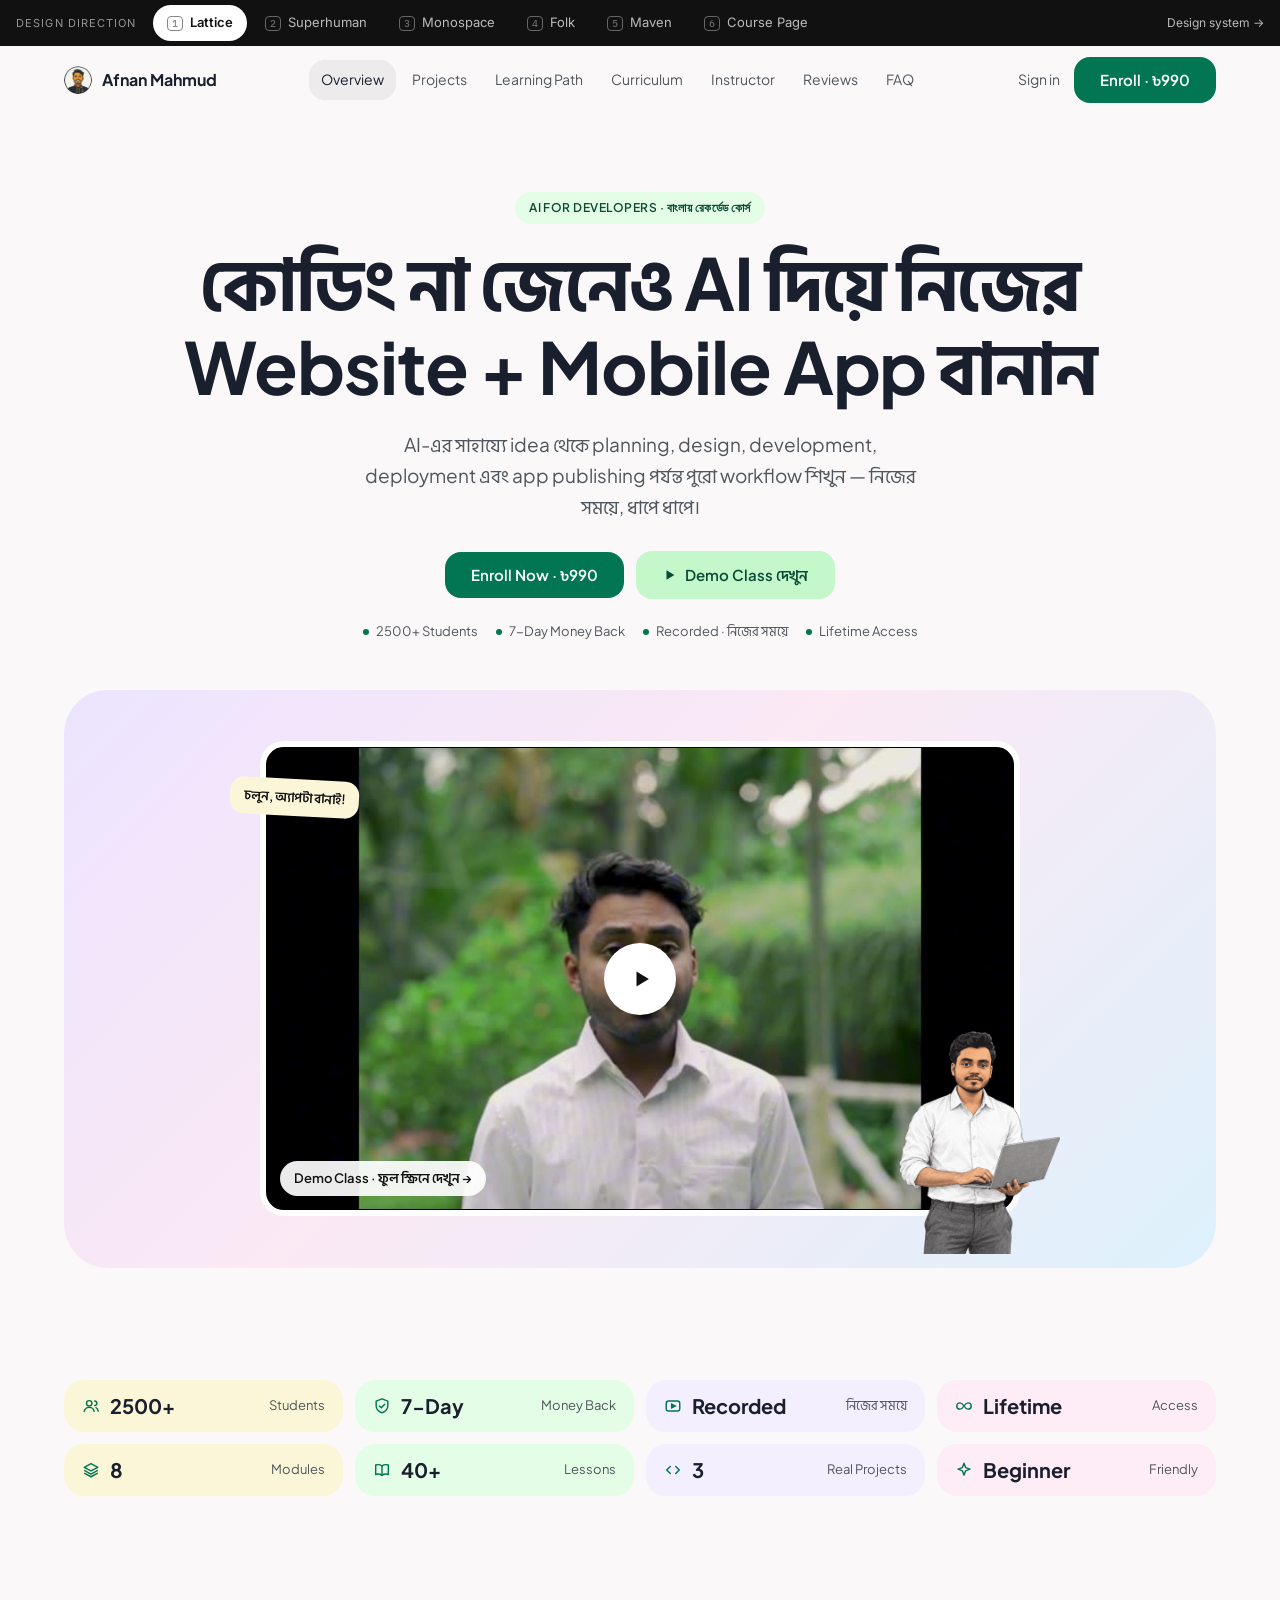
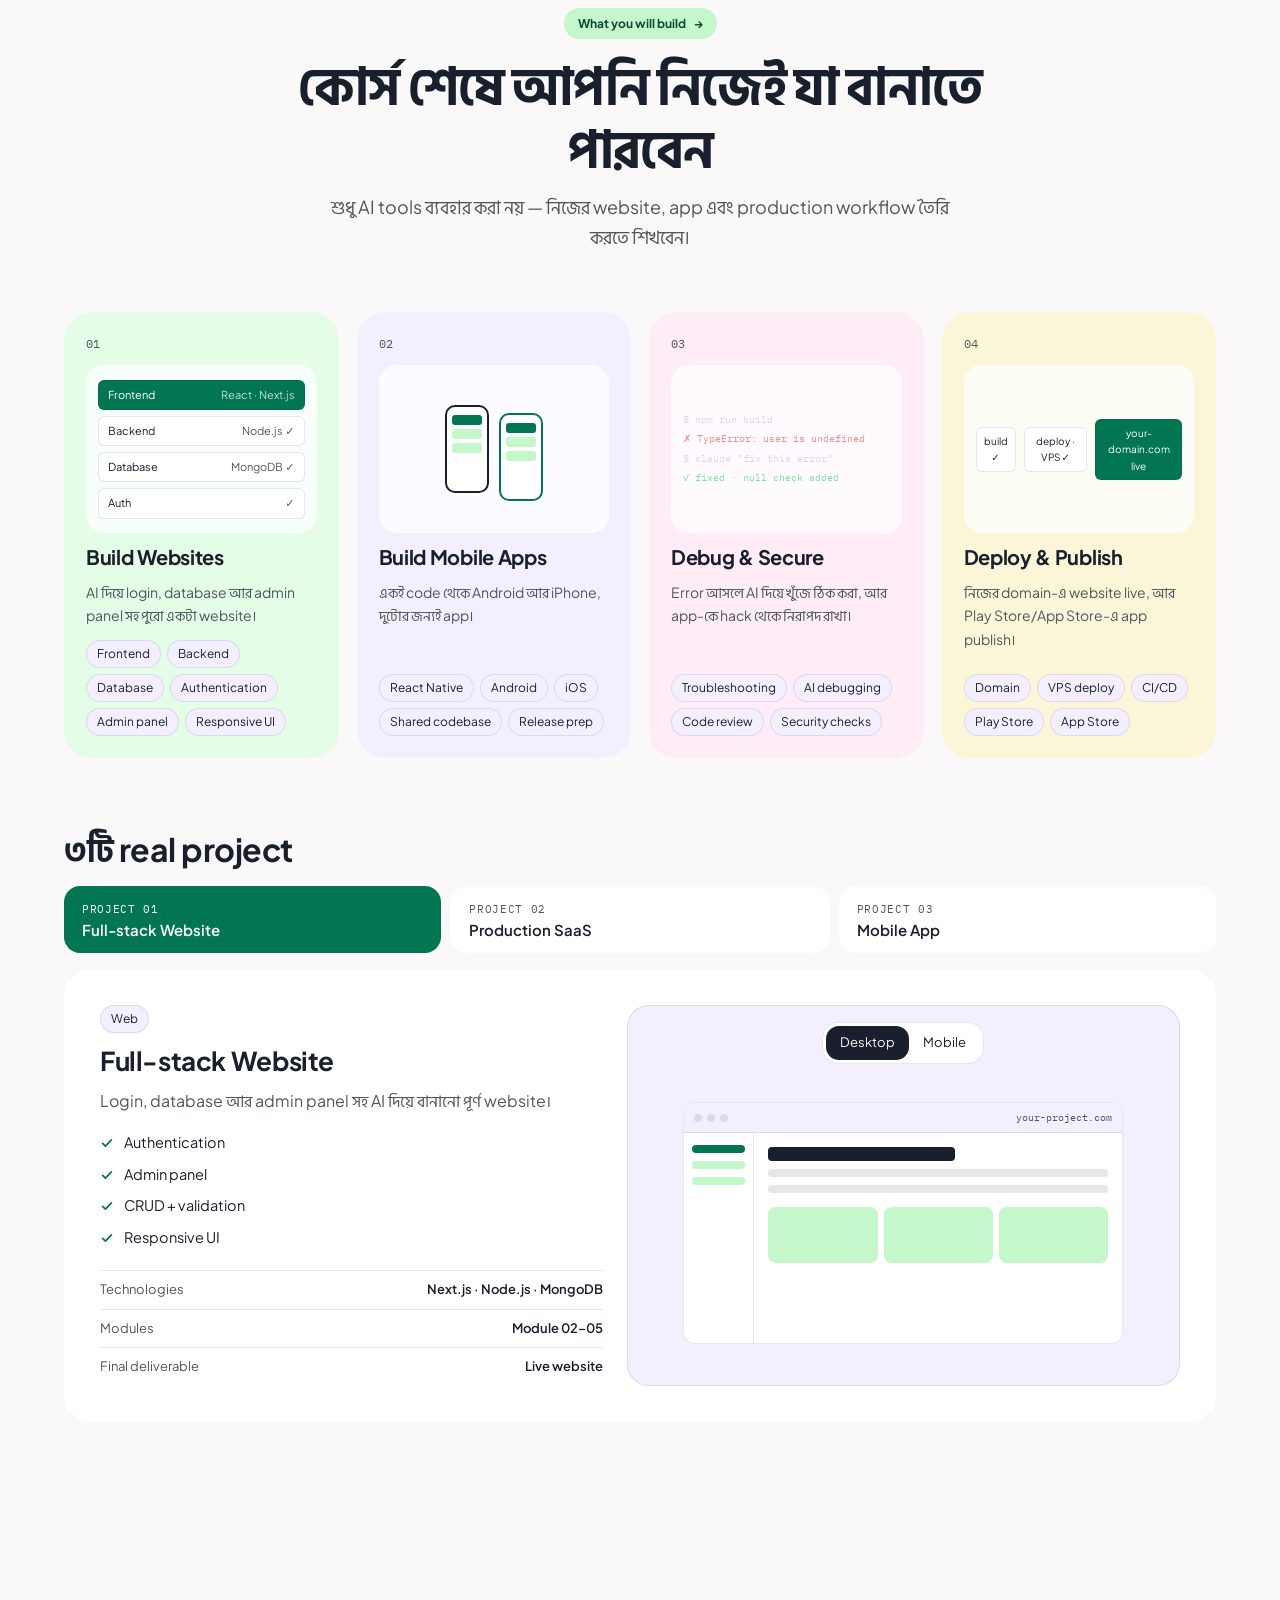
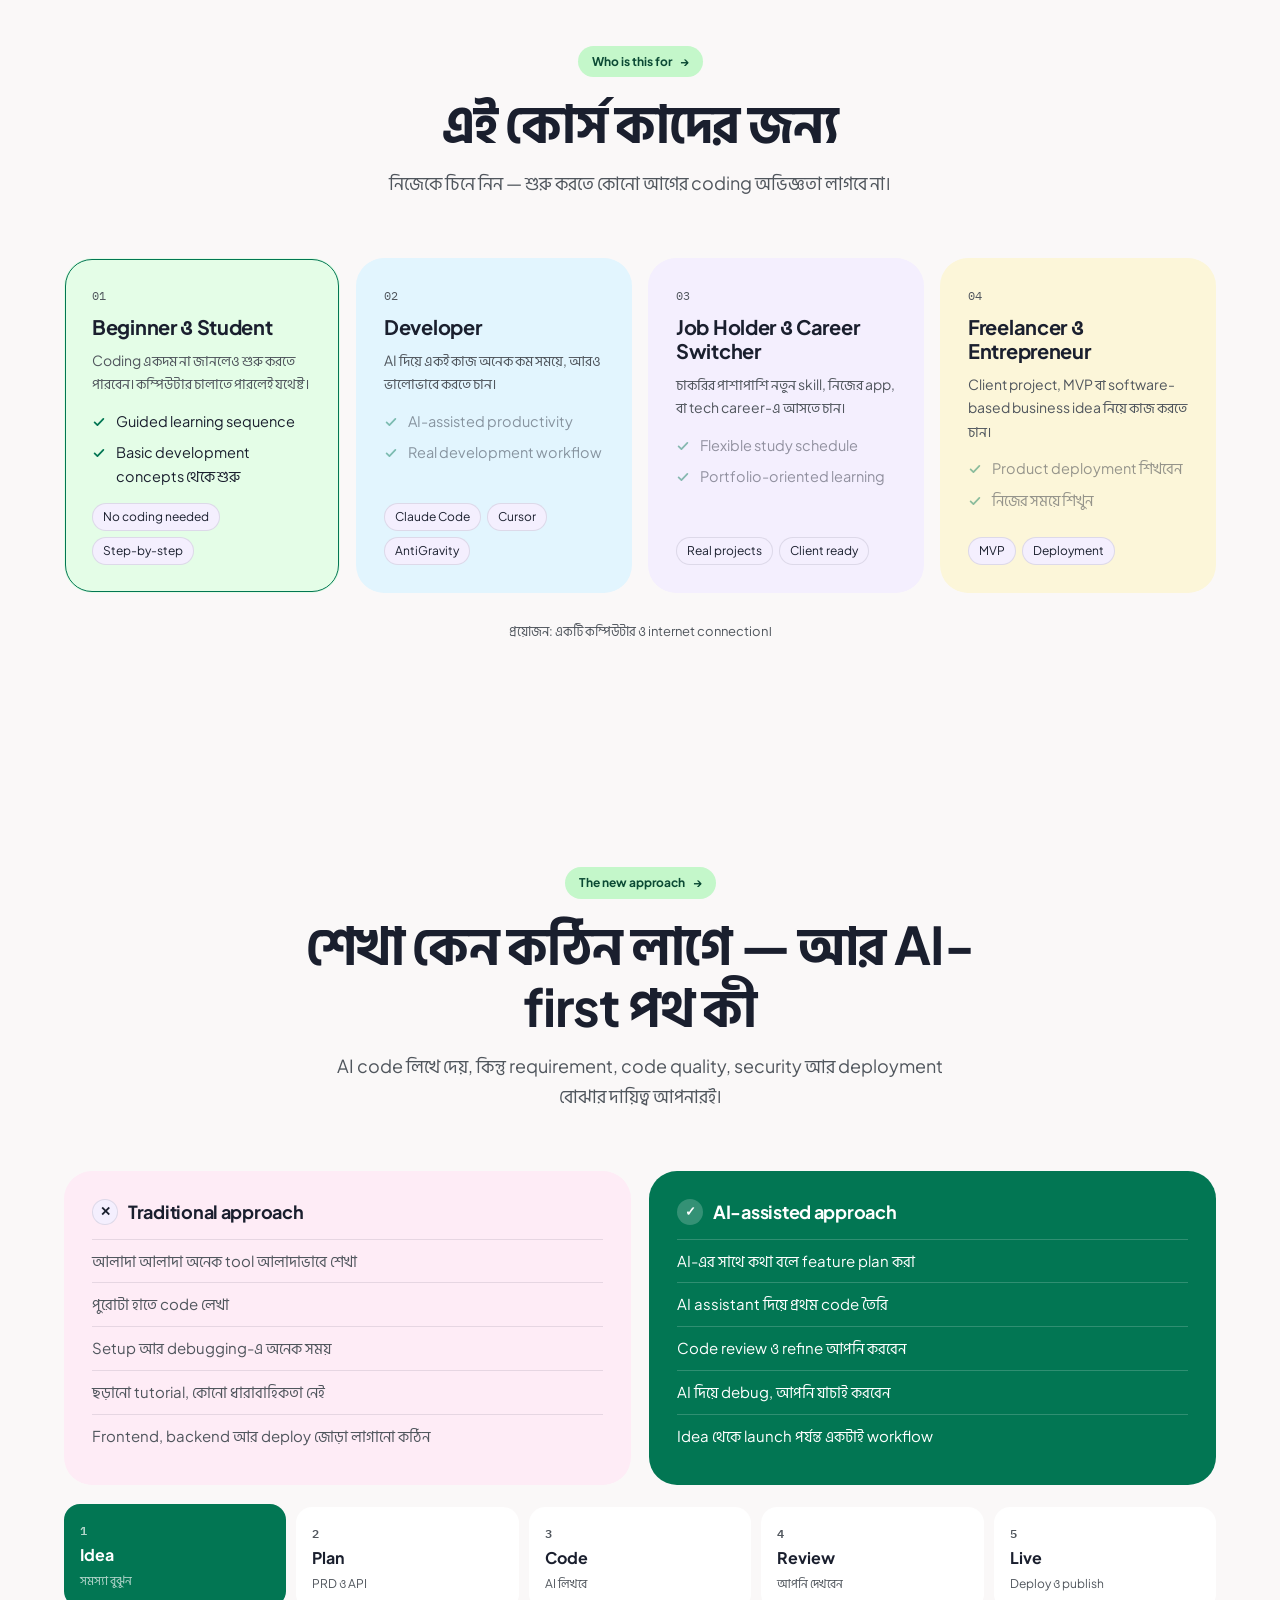
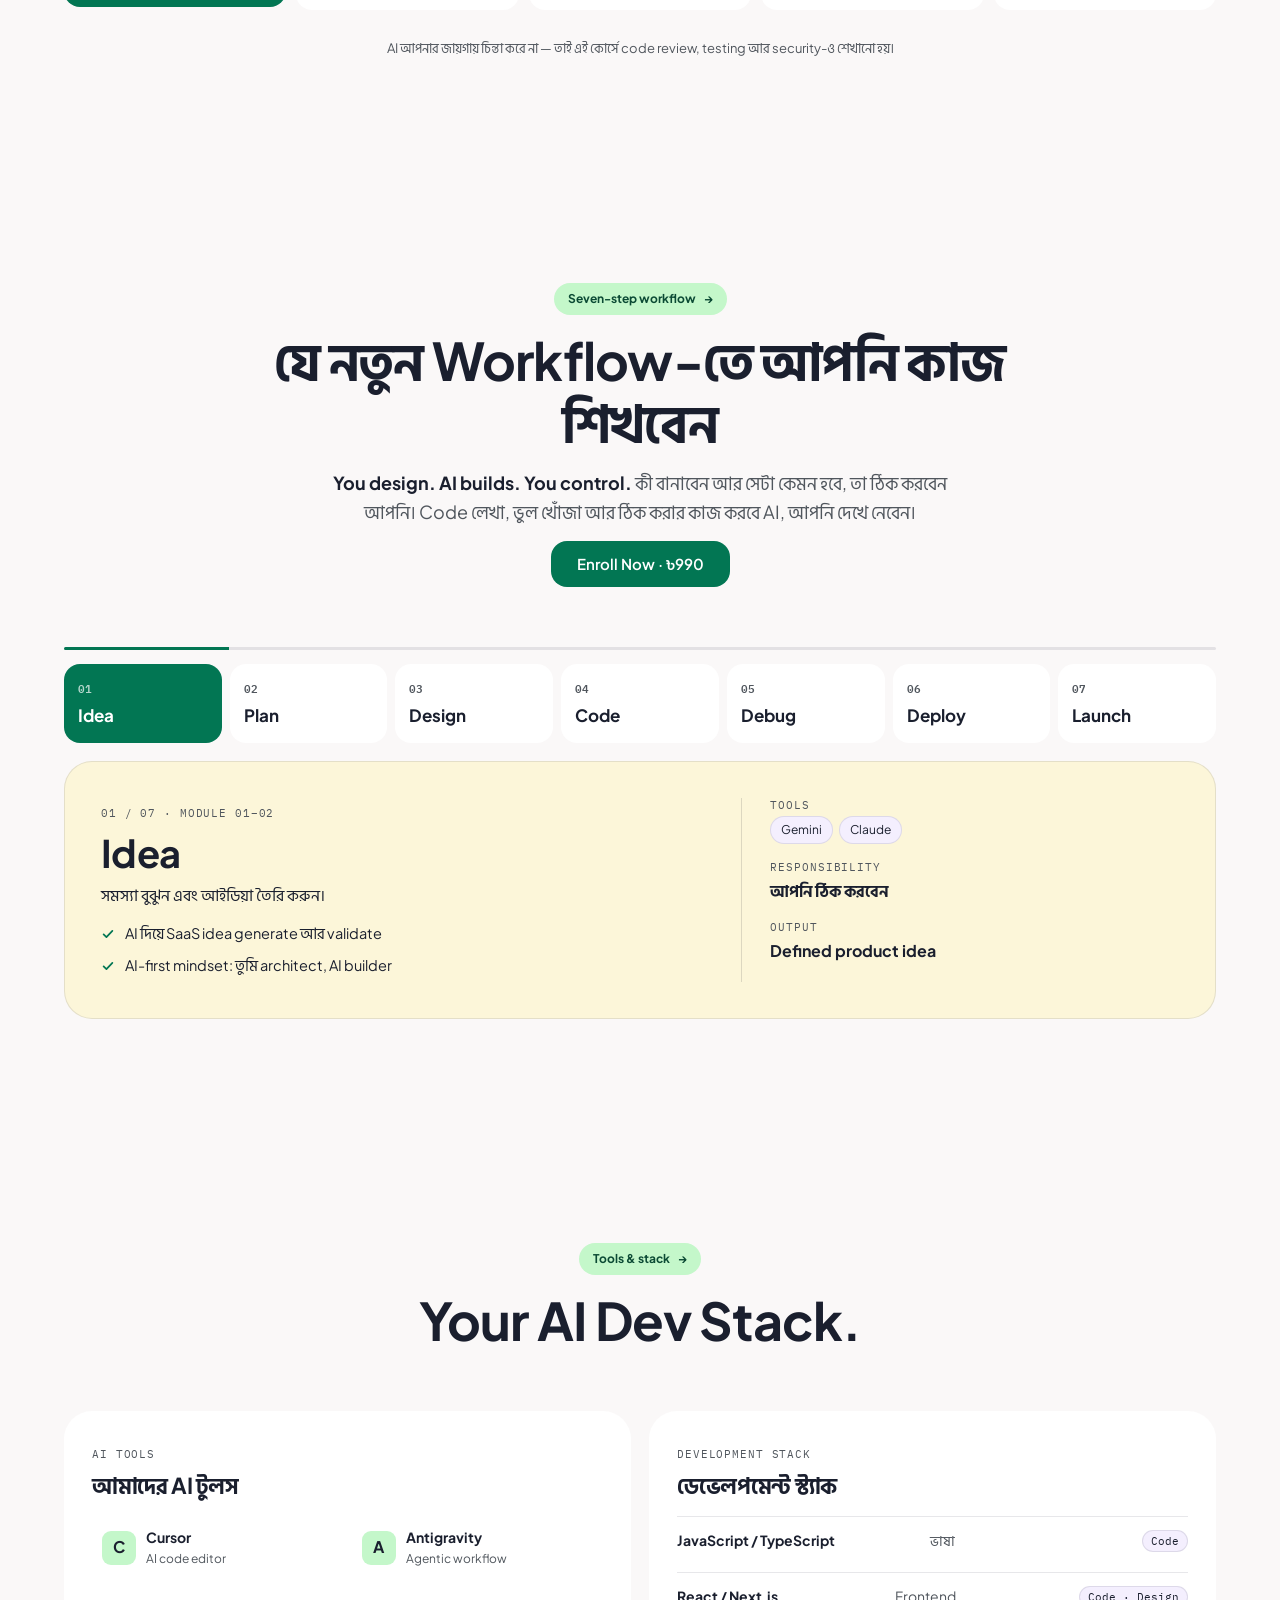
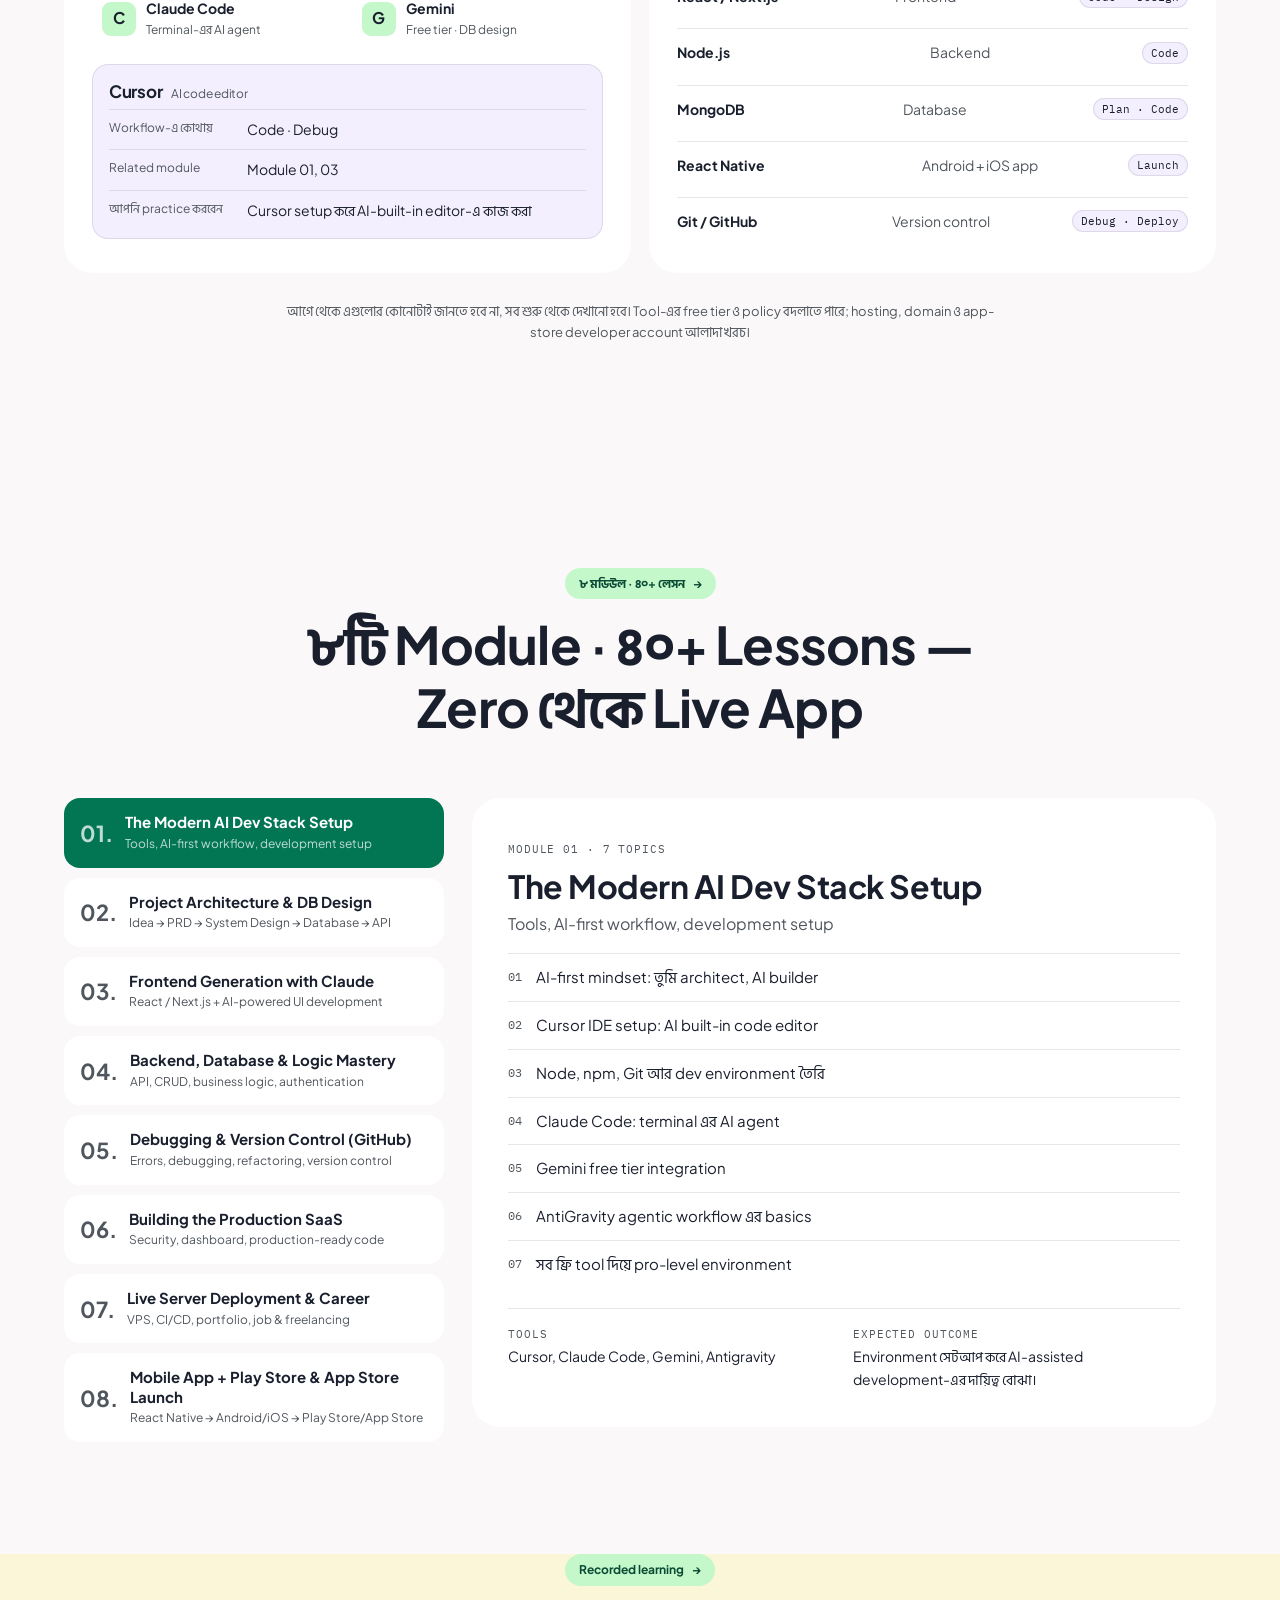
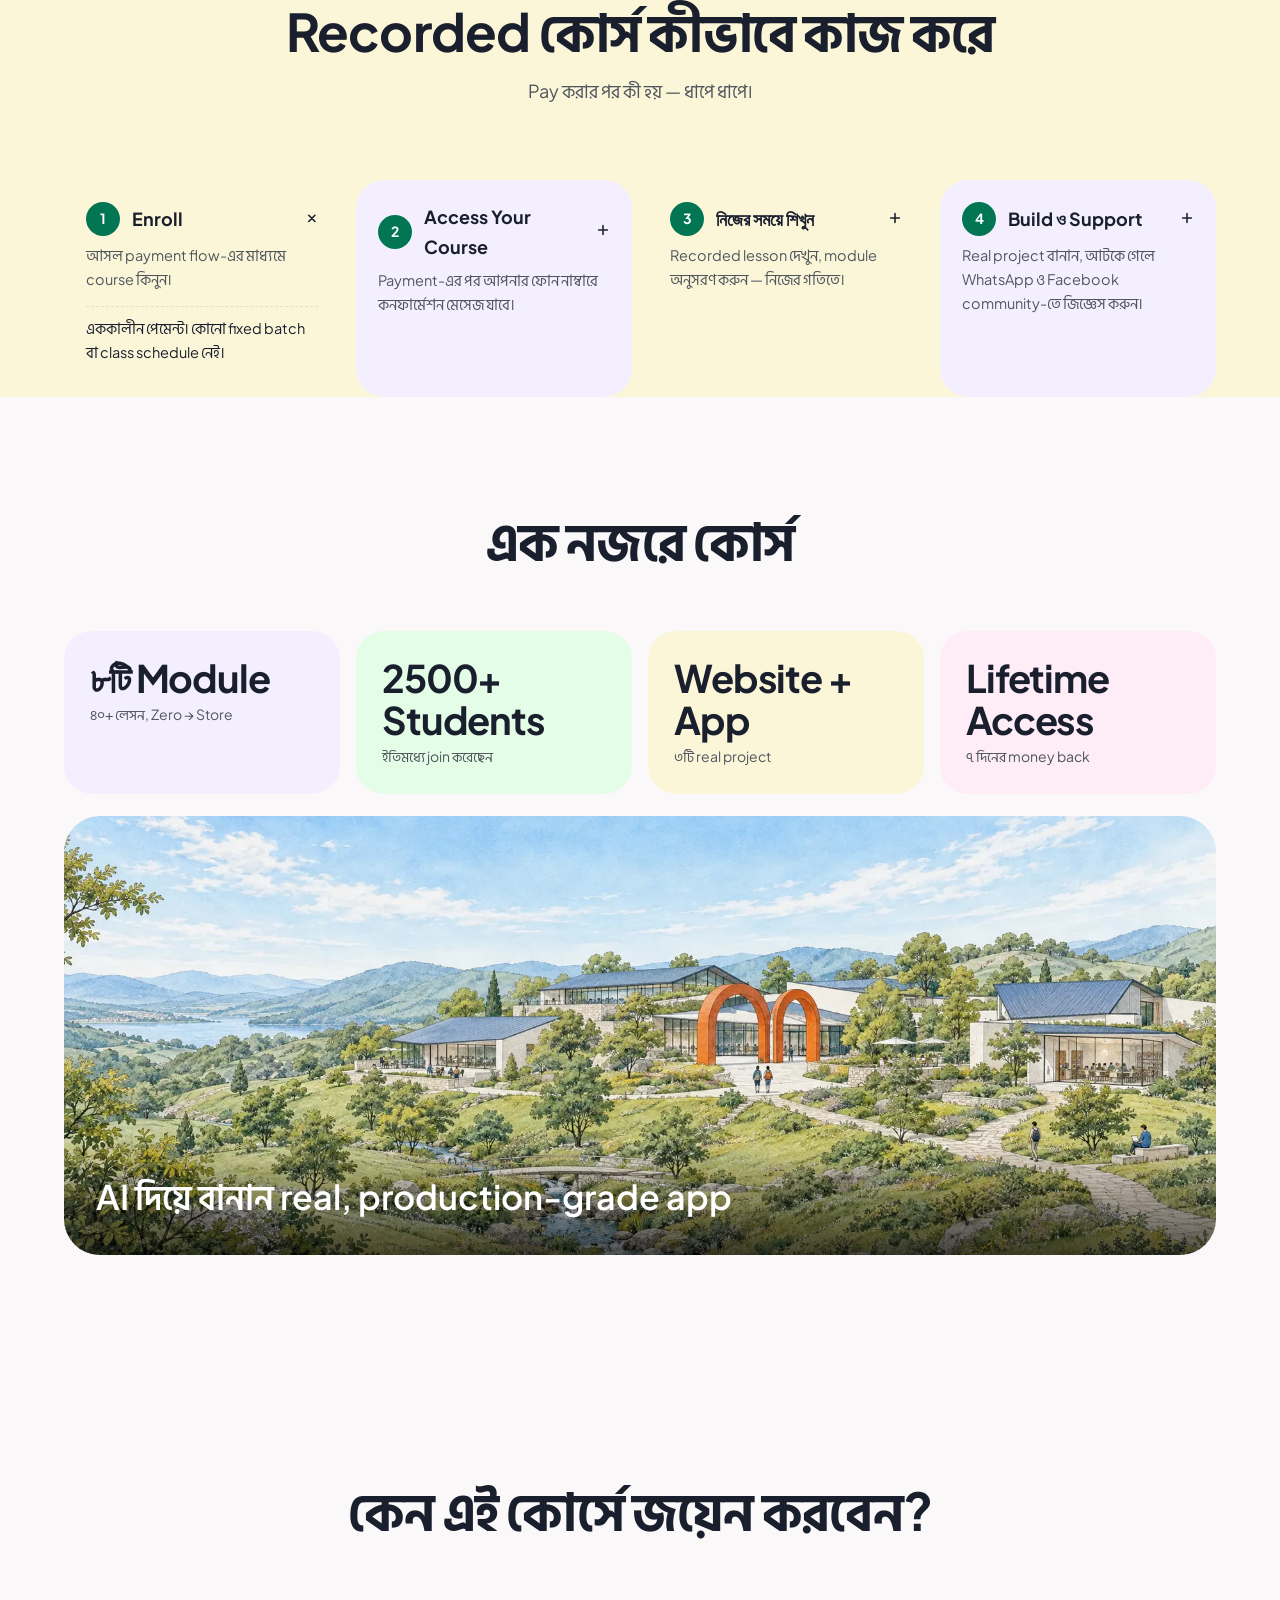
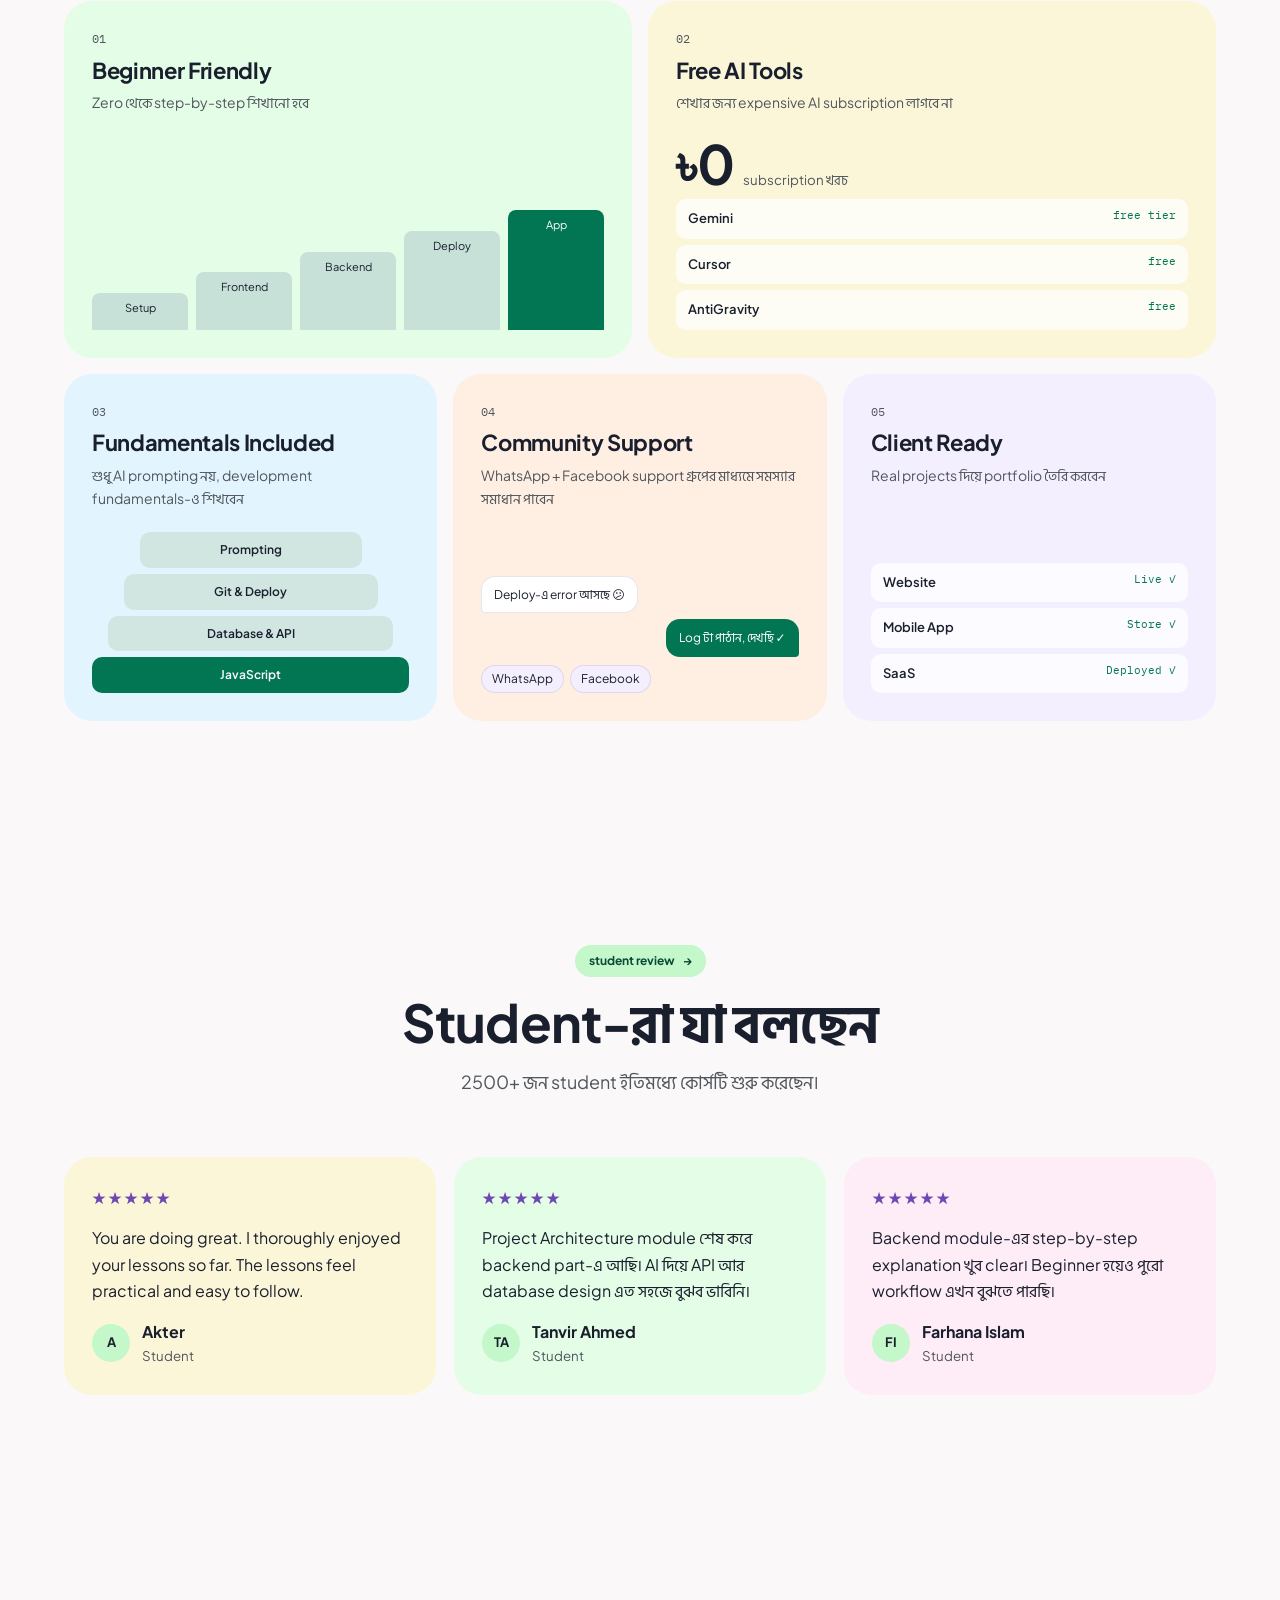
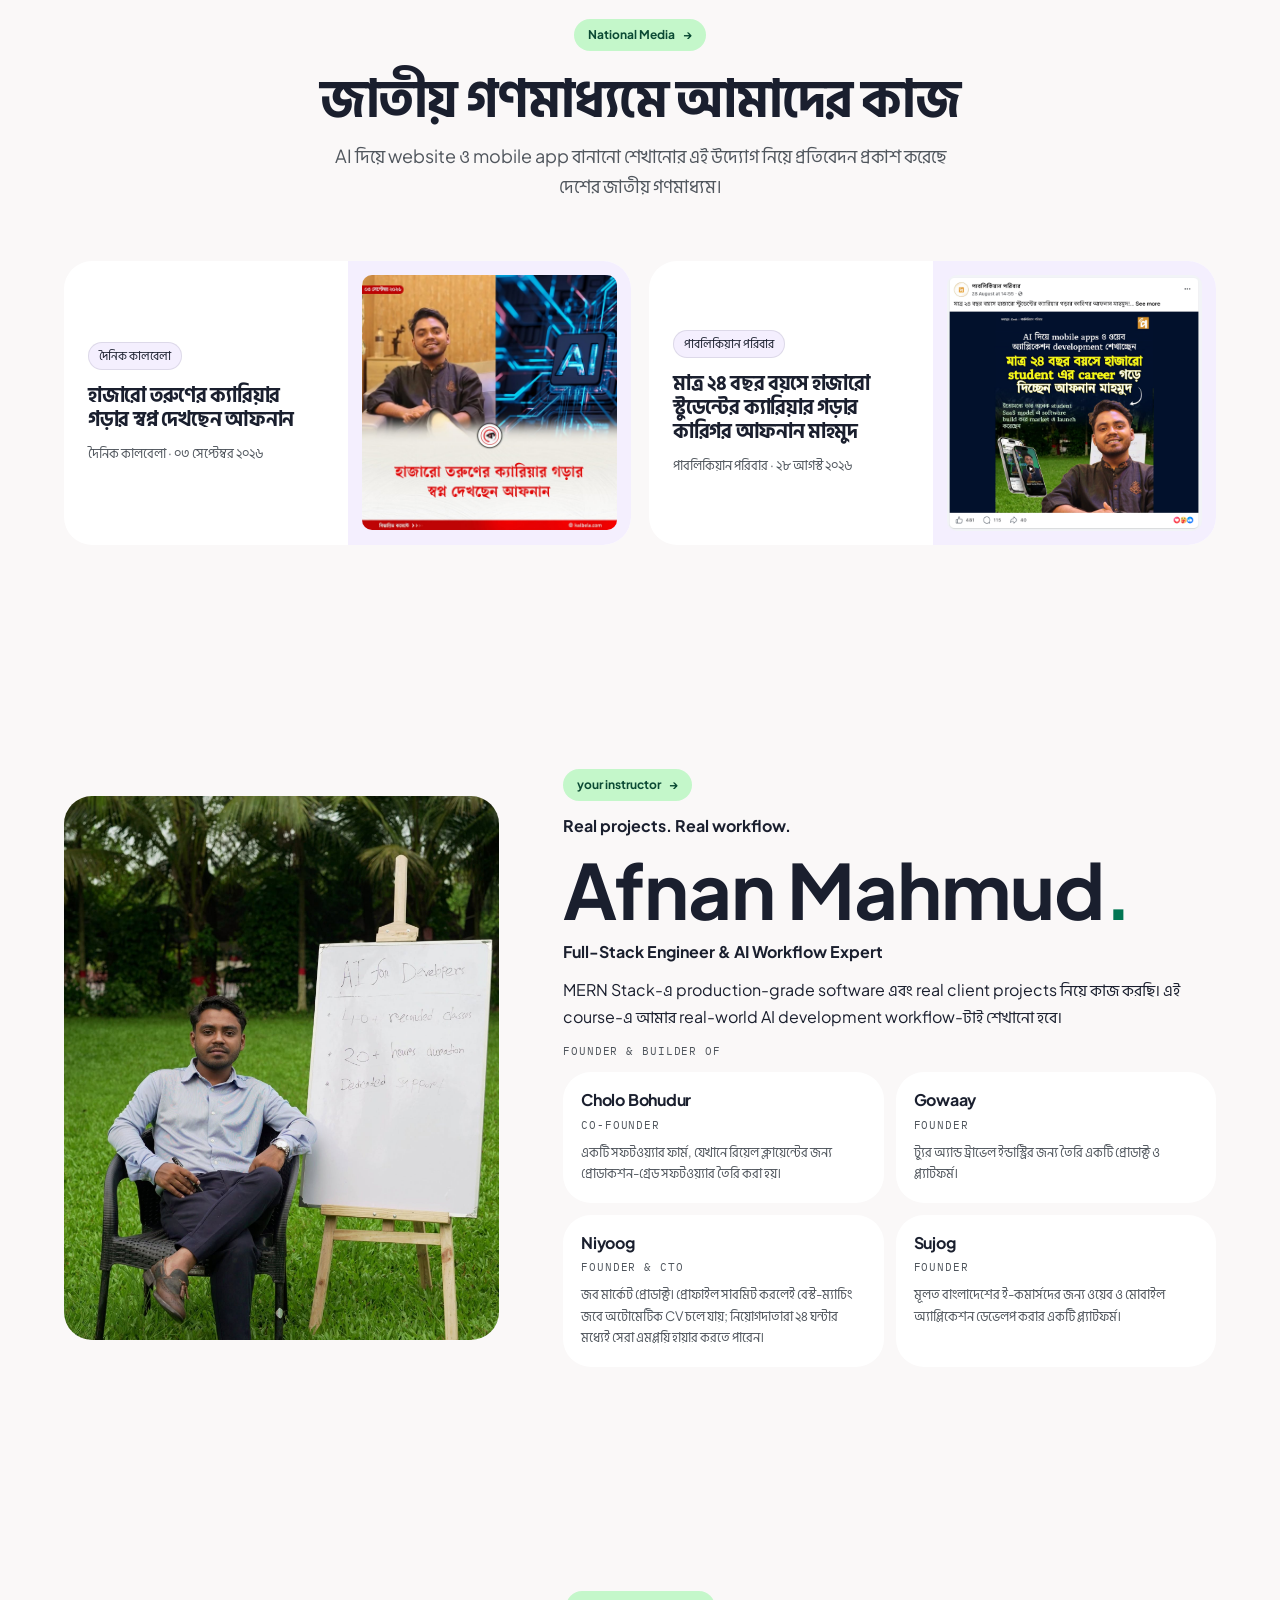
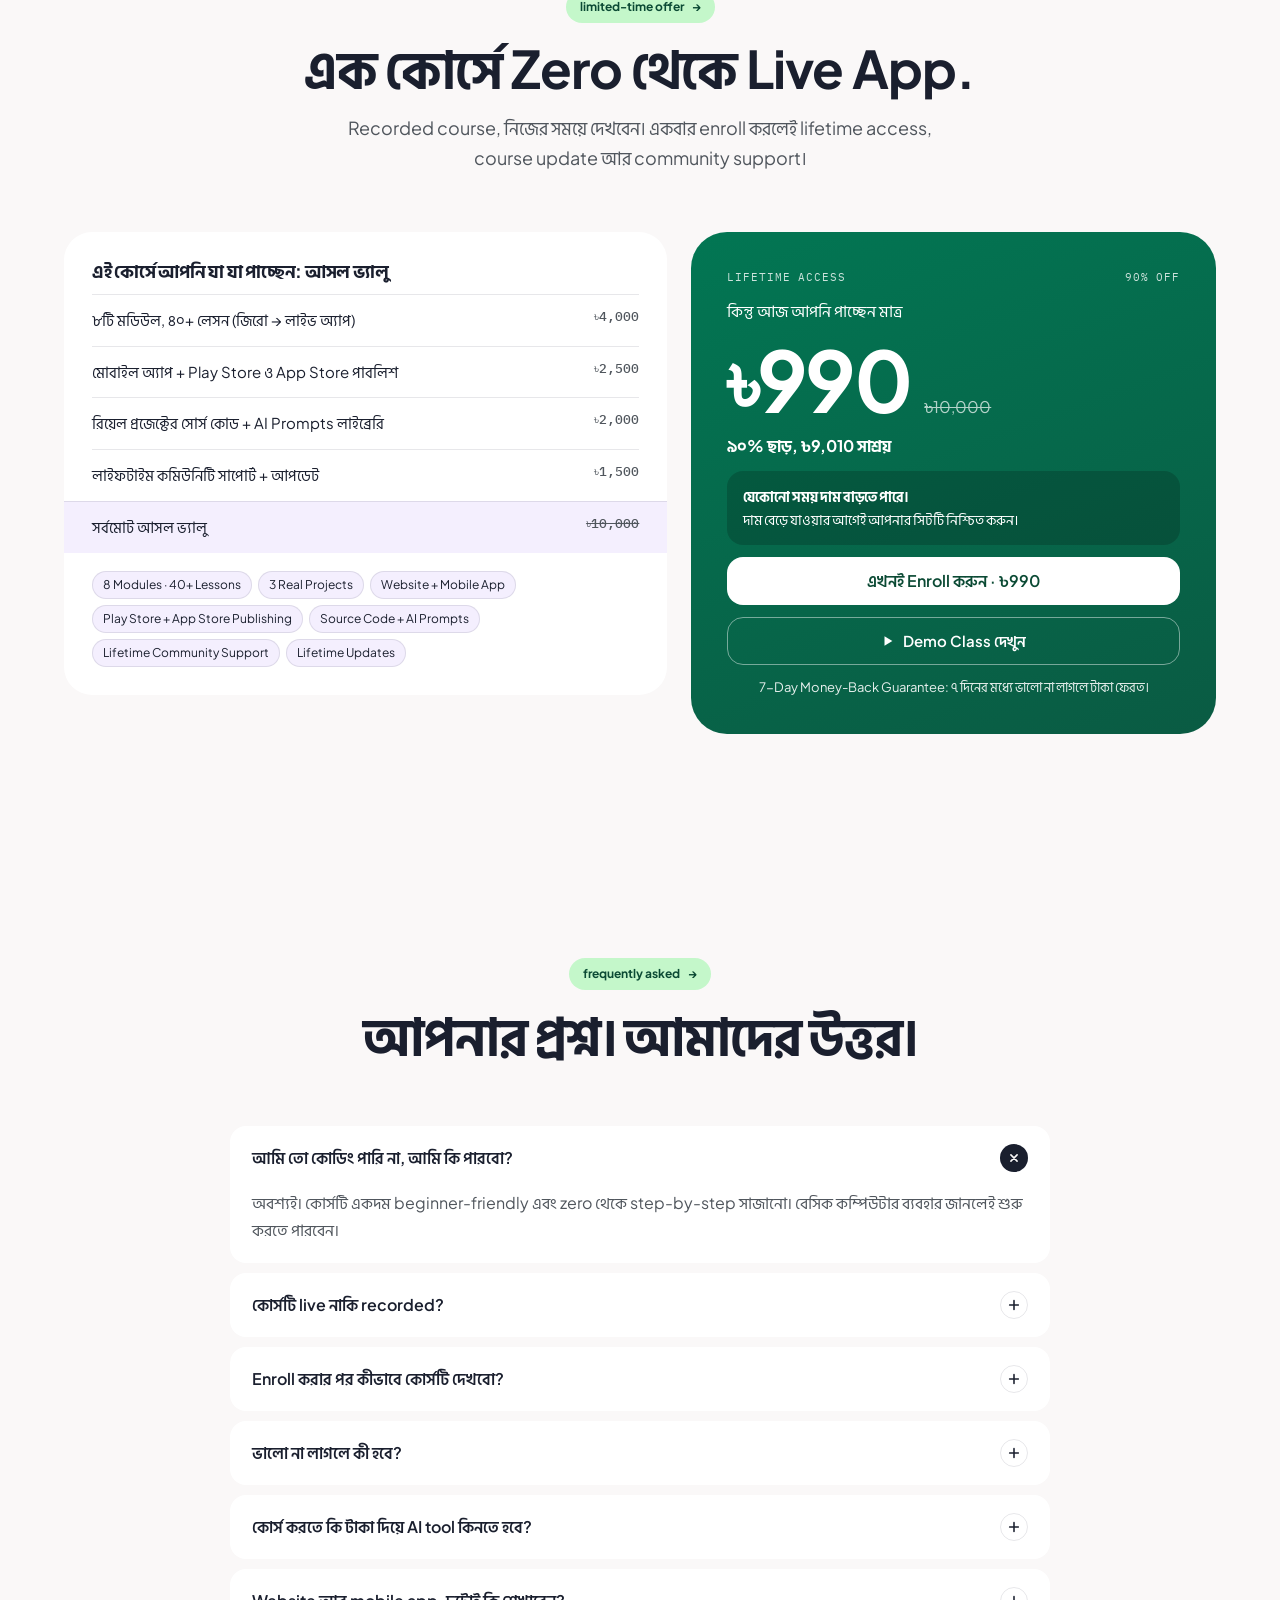
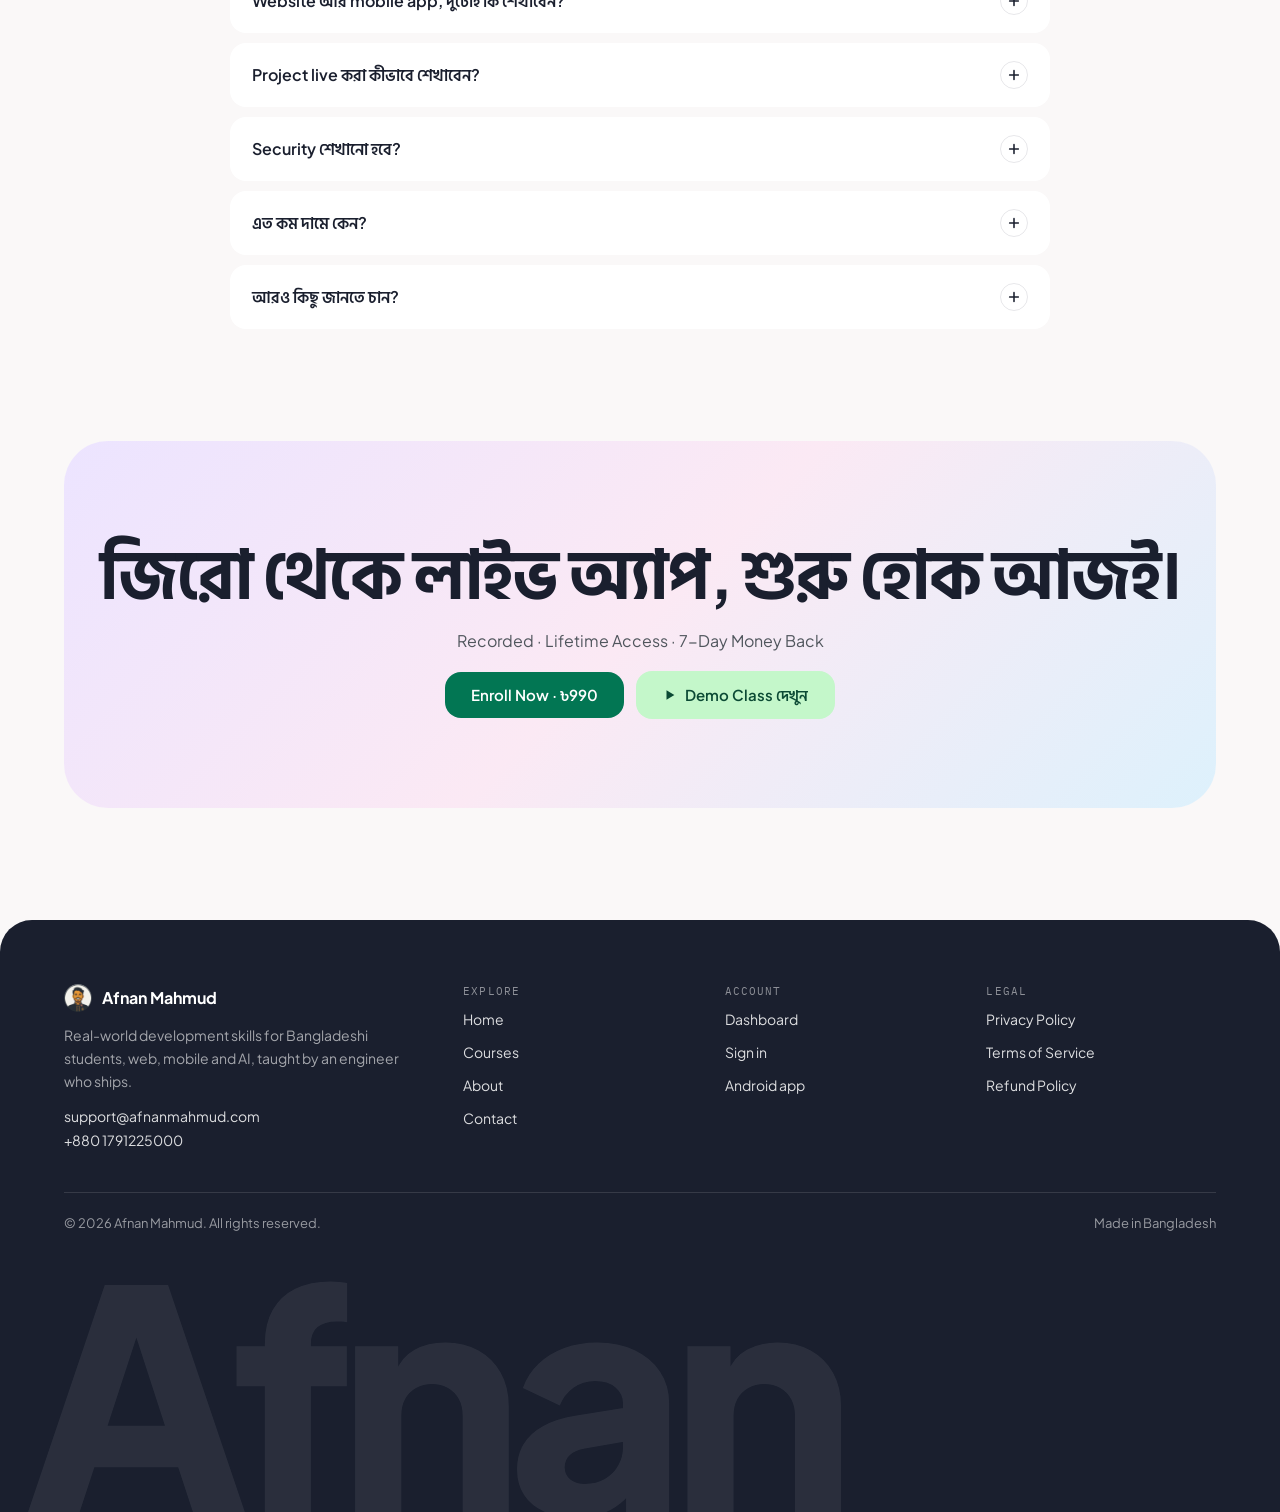
<file: index.html>
<!doctype html>
<html lang="bn" data-theme="lattice">
<head>
<meta charset="utf-8">
<meta name="viewport" content="width=device-width, initial-scale=1">
<title>AI for Developers — Afnan Mahmud · Design directions</title>
<meta name="description" content="Five design directions for the Afnan AI for Developers course landing page.">
<link rel="icon" href="assets/afnan-mark.png">
<link rel="preconnect" href="https://fonts.googleapis.com"><link rel="preconnect" href="https://fonts.gstatic.com" crossorigin>
<link href="https://fonts.googleapis.com/css2?family=Newsreader:ital,opsz,wght@0,6..72,400;0,6..72,500;0,6..72,600&family=Tiro+Bangla:ital@0;1&family=Anek+Bangla:wght@400;500;600;700&family=DM+Sans:wght@400;500;600;700&family=Hind+Siliguri:wght@400;500;600;700&family=IBM+Plex+Mono:wght@400;500;600&family=Inter+Tight:wght@400;500;600;700&family=Inter:wght@400;500;600;700&family=Instrument+Sans:wght@400;500;600;700&family=Plus+Jakarta+Sans:wght@400;500;600;700;800&display=swap" rel="stylesheet">
<link rel="stylesheet" href="css/base.css">
<link rel="stylesheet" href="css/theme-lattice.css">
<link rel="stylesheet" href="css/theme-superhuman.css">
<link rel="stylesheet" href="css/theme-monospace.css">
<link rel="stylesheet" href="css/theme-folk.css">
<link rel="stylesheet" href="css/theme-maven.css">
<link rel="stylesheet" href="css/course-page.css">
<script>if(/[?&]clean/.test(location.search))document.documentElement.classList.add('clean')</script>
<style>html.clean{--tabs-h:0px}html.clean .theme-bar,html.clean .sticky-cta,html.clean #cpBar{display:none!important}</style>
<script src="js/tokens.js"></script>
</head>
<body>
<a class="skip" href="#main">Skip to content</a>
<div class="theme-bar" id="themeBar"></div>
<div class="theme-note" id="themeNote" aria-live="polite"></div>
<div id="app"></div>
<div id="app-course"></div>
<script src="js/content.js"></script>
<script src="js/app.js"></script>
<script src="js/app-course.js"></script>
</body>
</html>
</file>
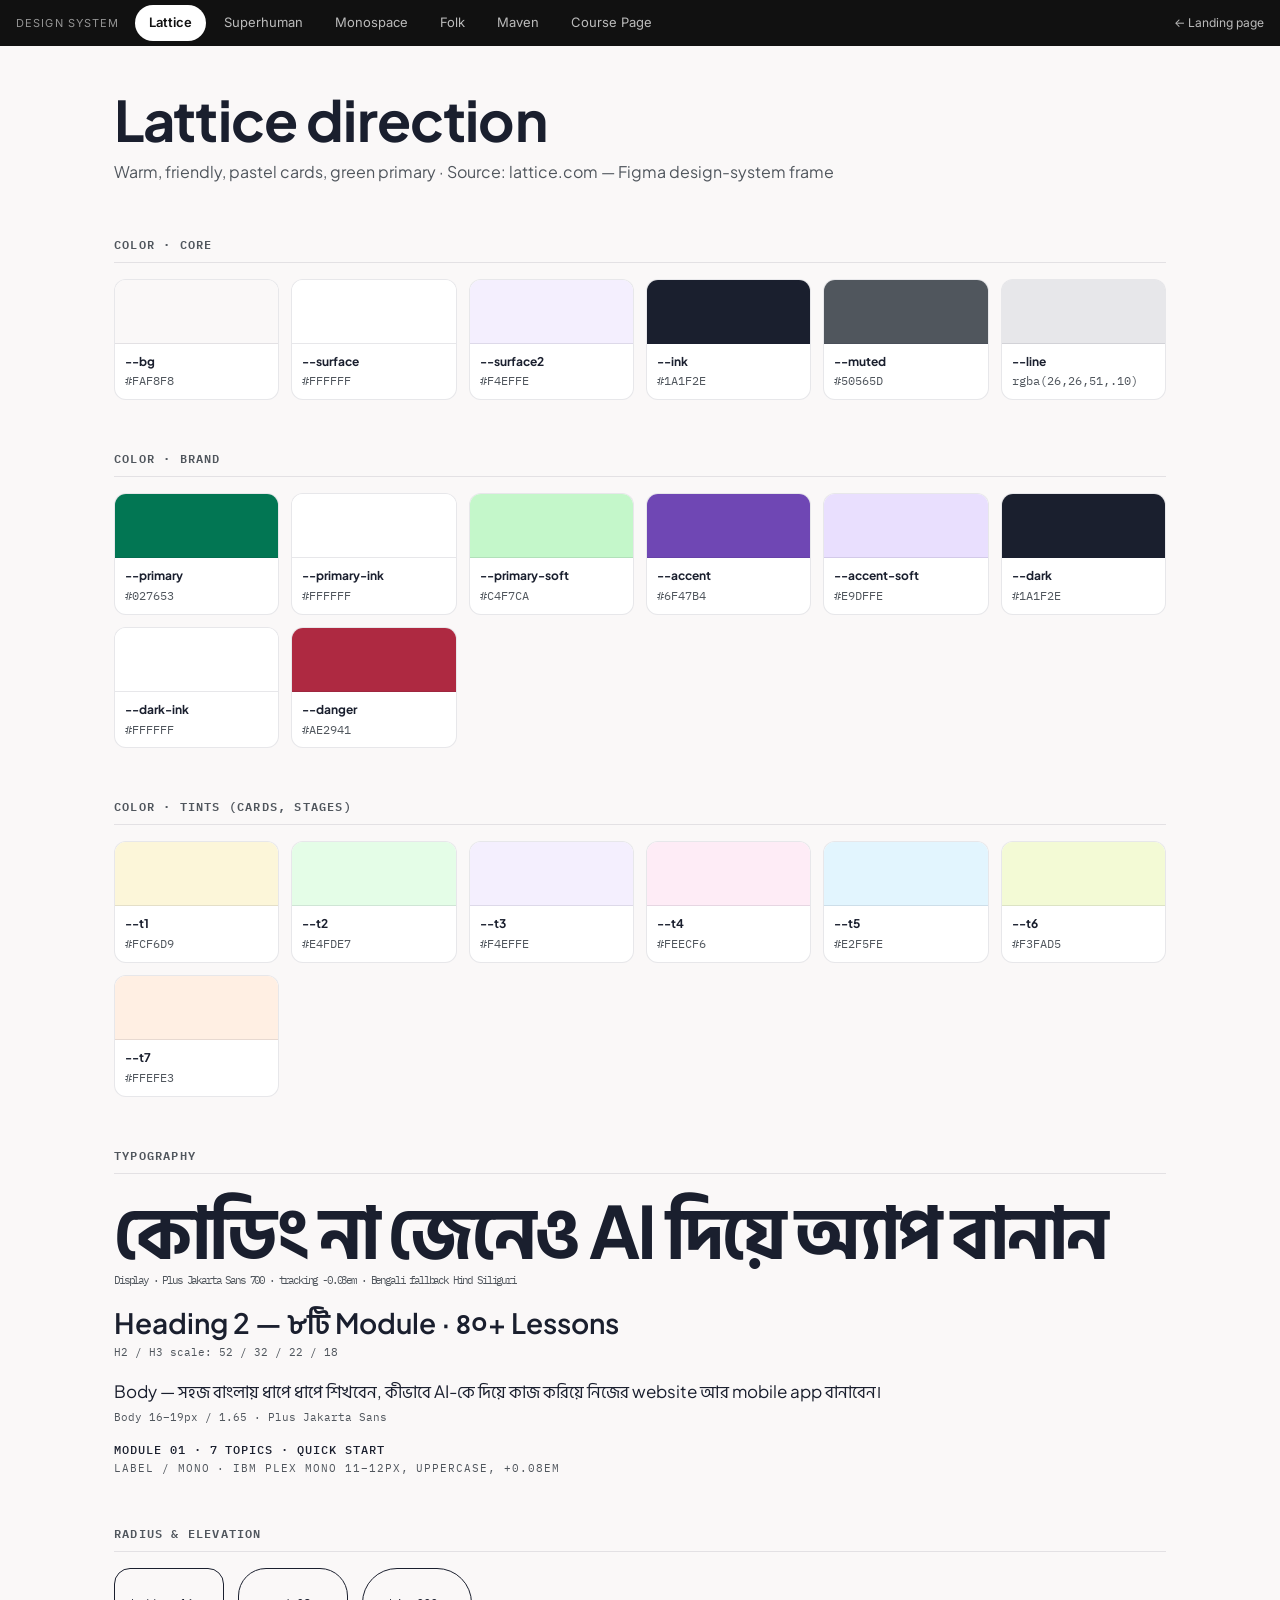
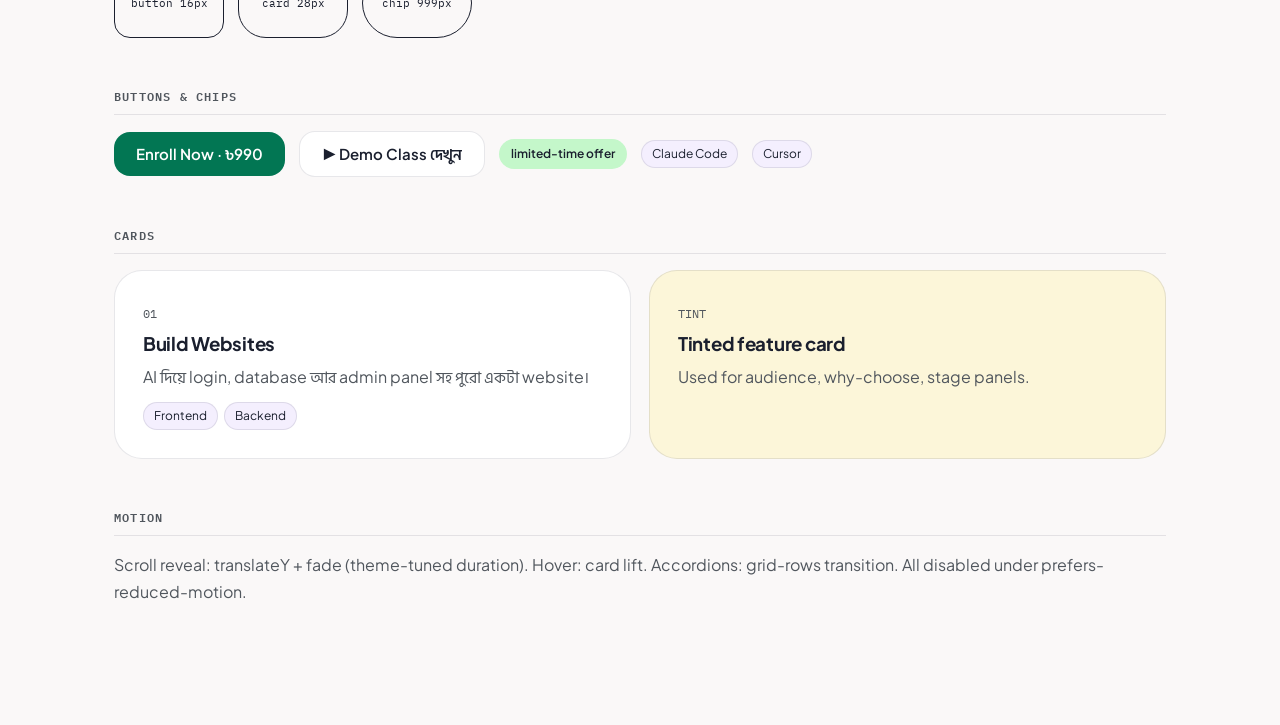
<file: design-system.html>
<!doctype html>
<html lang="bn" data-theme="lattice">
<head>
<meta charset="utf-8"><meta name="viewport" content="width=device-width, initial-scale=1">
<title>Afnan — Design systems (5 directions)</title>
<link rel="preconnect" href="https://fonts.googleapis.com"><link rel="preconnect" href="https://fonts.gstatic.com" crossorigin>
<link href="https://fonts.googleapis.com/css2?family=Newsreader:ital,opsz,wght@0,6..72,400;0,6..72,500;0,6..72,600&family=Tiro+Bangla:ital@0;1&family=Anek+Bangla:wght@400;500;600;700&family=DM+Sans:wght@400;500;600;700&family=Hind+Siliguri:wght@400;500;600;700&family=IBM+Plex+Mono:wght@400;500;600&family=Inter+Tight:wght@400;500;600;700&family=Inter:wght@400;500;600;700&family=Instrument+Sans:wght@400;500;600;700&family=Plus+Jakarta+Sans:wght@400;500;600;700;800&display=swap" rel="stylesheet">
<link rel="stylesheet" href="css/base.css"><link rel="stylesheet" href="css/course-page.css">
<style>
.ds{max-width:1100px;margin:0 auto;padding:40px 24px 120px}
.ds h1{font-size:clamp(32px,5vw,56px);margin-bottom:6px}.ds .meta{color:var(--muted);margin-bottom:36px}
.ds section{margin-top:48px}.ds h3.t{font:600 12px var(--f-mono),monospace;letter-spacing:.1em;text-transform:uppercase;color:var(--muted);margin-bottom:16px;border-bottom:1px solid var(--line);padding-bottom:8px}
.sw{display:grid;grid-template-columns:repeat(auto-fill,minmax(150px,1fr));gap:12px}
.sw div{border:1px solid var(--line);border-radius:12px;overflow:hidden;background:var(--surface);font-size:12px}.sw i{display:block;height:64px;border-bottom:1px solid var(--line)}.sw b{display:block;padding:8px 10px 0}.sw code{display:block;padding:0 10px 8px;color:var(--muted);font-family:var(--f-mono),monospace}
.row{display:flex;flex-wrap:wrap;gap:14px;align-items:center}.spec{display:grid;gap:18px}.spec p small{display:block;font:11px var(--f-mono),monospace;color:var(--muted);margin-top:4px}
.rad{display:flex;gap:14px;flex-wrap:wrap}.rad div{width:110px;height:70px;border:1px solid var(--ink);display:grid;place-items:center;font:11px var(--f-mono),monospace}
.two{display:grid;grid-template-columns:1fr 1fr;gap:18px}@media(max-width:700px){.two{grid-template-columns:1fr}}
</style>
<script src="js/tokens.js"></script>
</head>
<body>
<div class="theme-bar" id="themeBar"><span class="tb-label">Design system</span><div class="tb-tabs" id="tabs" role="tablist"></div><a class="tb-ds" href="index.html">← Landing page</a></div>
<div class="ds" id="ds"></div>
<script>
var T = window.THEMES, order = window.THEME_ORDER;
var tabs = document.getElementById('tabs');
tabs.innerHTML = order.map(function (k) { return '<button role="tab" data-t="' + k + '">' + T[k].label + '</button>'; }).join('');
function labelOf(k) { return k.replace(/[A-Z]/g, function (m) { return '-' + m.toLowerCase(); }); }
function render(k) {
  document.documentElement.setAttribute('data-theme', k);
  location.hash = k;
  [].forEach.call(tabs.children, function (b) { b.setAttribute('aria-selected', b.dataset.t === k); });
  var t = T[k], v = t.vars;
  var groups = [['Core', ['bg', 'surface', 'surface2', 'ink', 'muted', 'line']], ['Brand', ['primary', 'primaryInk', 'primarySoft', 'accent', 'accentSoft', 'dark', 'darkInk', 'danger']], ['Tints (cards, stages)', ['t1', 't2', 't3', 't4', 't5', 't6', 't7']]];
  var sw = groups.map(function (g) { return '<section><h3 class="t">Color · ' + g[0] + '</h3><div class="sw">' + g[1].map(function (n) { return '<div><i style="background:' + v[n] + '"></i><b>--' + labelOf(n) + '</b><code>' + v[n] + '</code></div>'; }).join('') + '</div></section>'; }).join('');
  var fam = function (f) { return f.replace(/'/g, ''); };
  document.getElementById('ds').innerHTML =
    '<h1>' + t.label + ' direction</h1><p class="meta">' + t.vibe + ' · Source: ' + t.source + '</p>' + sw +
    '<section><h3 class="t">Typography</h3><div class="spec">' +
    '<p style="font:' + v.hWeight + ' clamp(36px,6vw,72px)/1.1 ' + v.fDisplay + ',\'Hind Siliguri\';letter-spacing:' + v.hTrack + '">কোডিং না জেনেও AI দিয়ে অ্যাপ বানান<small>Display · ' + fam(v.fDisplay) + ' ' + v.hWeight + ' · tracking ' + v.hTrack + ' · Bengali fallback Hind Siliguri</small></p>' +
    '<p style="font:600 28px/1.3 ' + v.fDisplay + ',\'Hind Siliguri\'">Heading 2 — ৮টি Module · ৪০+ Lessons<small>H2 / H3 scale: 52 / 32 / 22 / 18</small></p>' +
    '<p style="font:400 17px/1.7 ' + v.fBody + ',\'Hind Siliguri\'">Body — সহজ বাংলায় ধাপে ধাপে শিখবেন, কীভাবে AI-কে দিয়ে কাজ করিয়ে নিজের website আর mobile app বানাবেন।<small>Body 16–19px / 1.65 · ' + fam(v.fBody) + '</small></p>' +
    '<p style="font:500 12px ' + v.fMono + ';letter-spacing:.08em;text-transform:uppercase">MODULE 01 · 7 TOPICS · QUICK START<small>Label / mono · ' + fam(v.fMono) + ' 11–12px, uppercase, +0.08em</small></p></div></section>' +
    '<section><h3 class="t">Radius &amp; elevation</h3><div class="rad"><div style="border-radius:' + v.rBtn + '">button ' + v.rBtn + '</div><div style="border-radius:' + v.rCard + '">card ' + v.rCard + '</div><div style="border-radius:' + v.rChip + '">chip ' + v.rChip + '</div></div></section>' +
    '<section><h3 class="t">Buttons &amp; chips</h3><div class="row"><a class="btn btn-primary" href="#">Enroll Now · ৳990</a><a class="btn btn-ghost" href="#">▶ Demo Class দেখুন</a><span class="kick">limited-time offer</span><span class="tag">Claude Code</span><span class="tag">Cursor</span></div></section>' +
    '<section><h3 class="t">Cards</h3><div class="two"><article class="card"><span class="num">01</span><h3 style="margin:8px 0">Build Websites</h3><p style="color:var(--muted)">AI দিয়ে login, database আর admin panel সহ পুরো একটা website।</p><div class="tags" style="margin-top:12px"><span class="tag">Frontend</span><span class="tag">Backend</span></div></article>' +
    '<article class="card" style="background:' + v.t1 + '"><span class="num">TINT</span><h3 style="margin:8px 0">Tinted feature card</h3><p style="color:var(--muted)">Used for audience, why-choose, stage panels.</p></article></div></section>' +
    '<section><h3 class="t">Motion</h3><p style="color:var(--muted)">Scroll reveal: translateY + fade (theme-tuned duration). Hover: card lift. Accordions: grid-rows transition. All disabled under prefers-reduced-motion.</p></section>';
}
tabs.addEventListener('click', function (e) { var b = e.target.closest('button'); if (b) render(b.dataset.t); });
render(order.indexOf(location.hash.slice(1)) > -1 ? location.hash.slice(1) : order[0]);
</script>
</body>
</html>
</file>
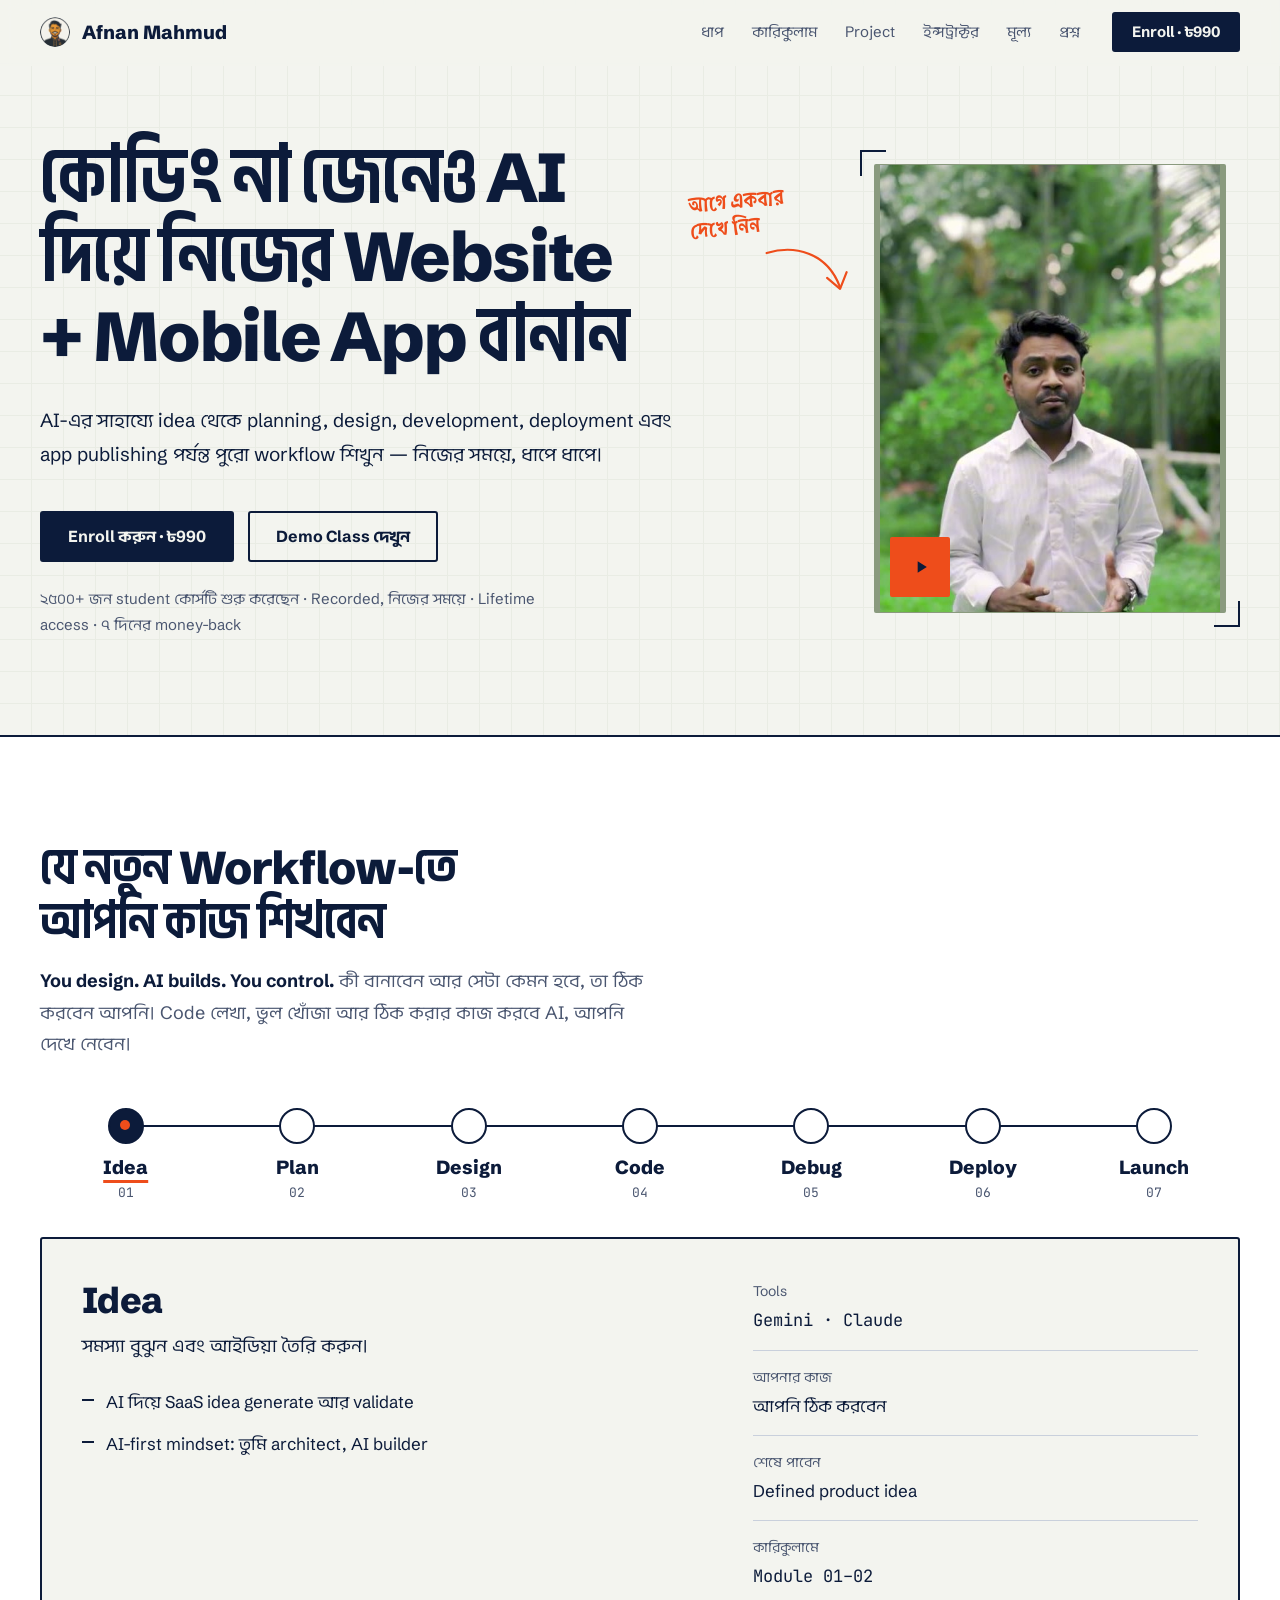
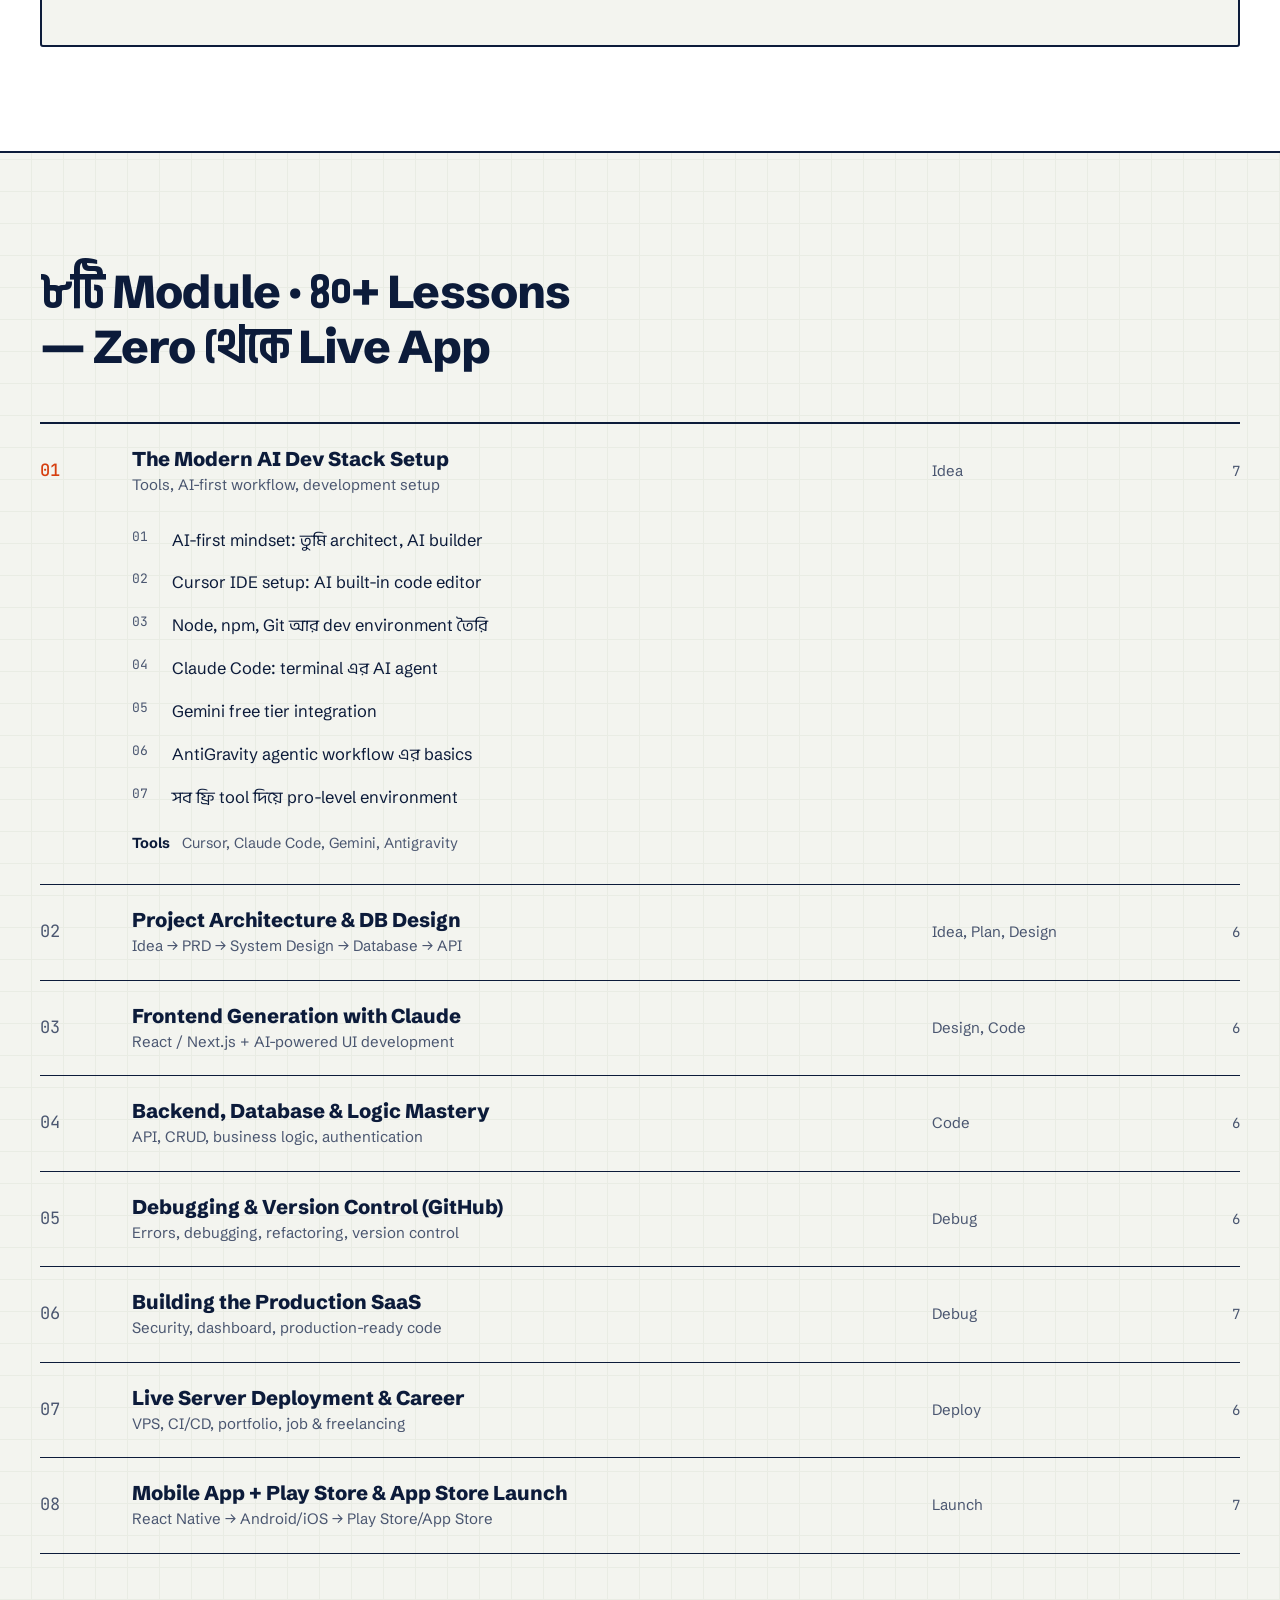
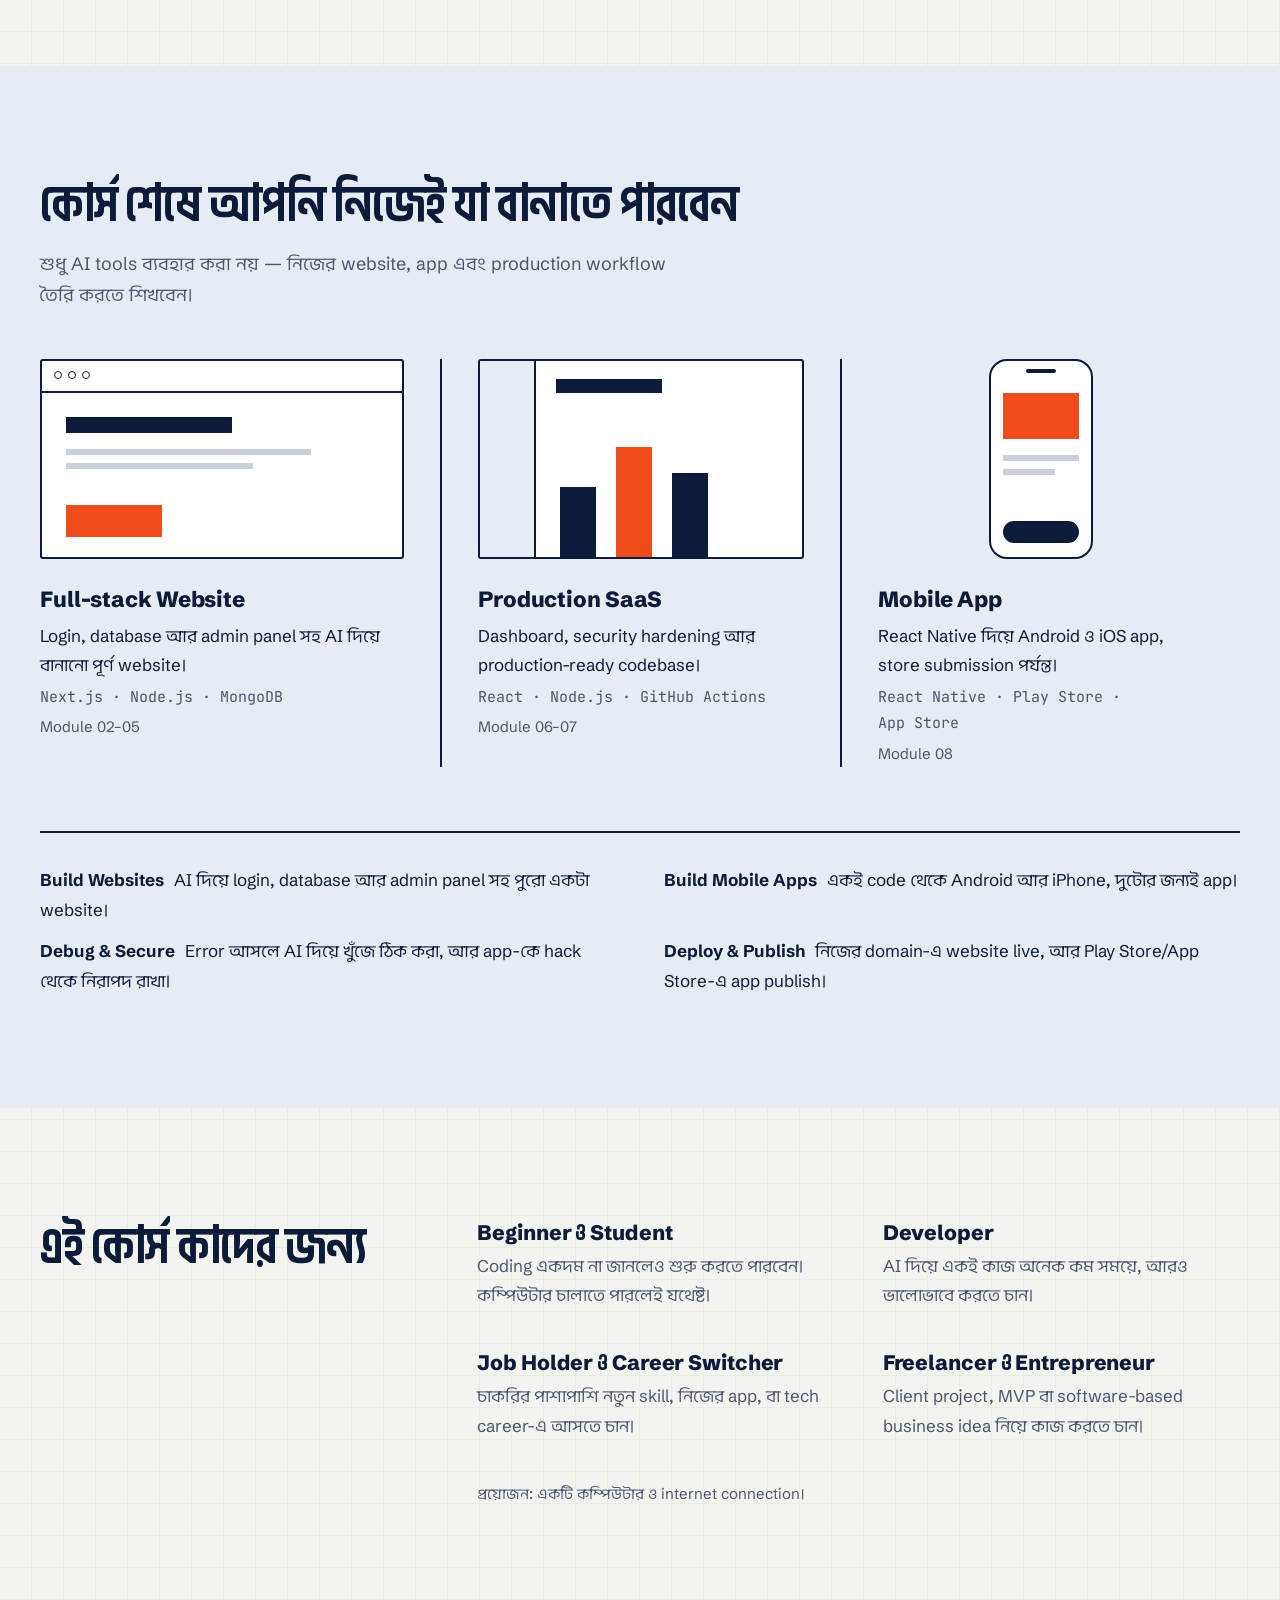
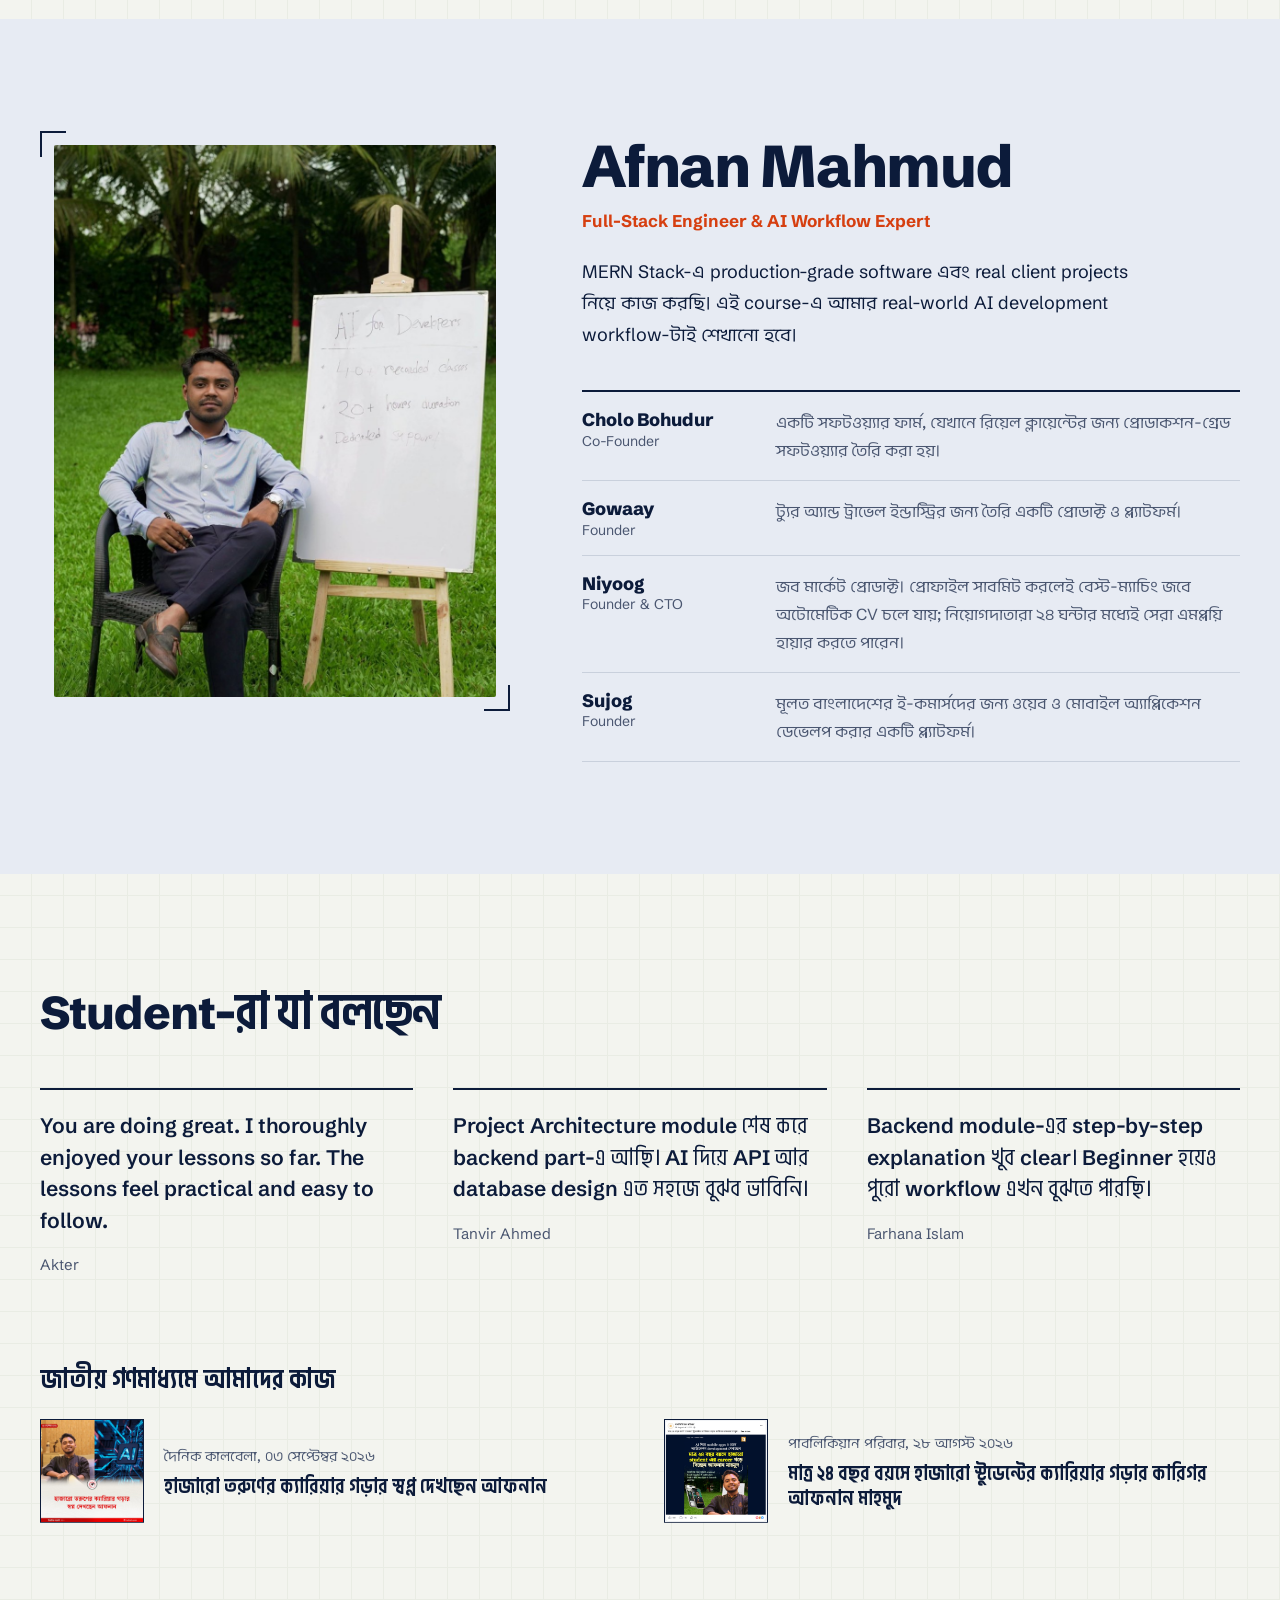
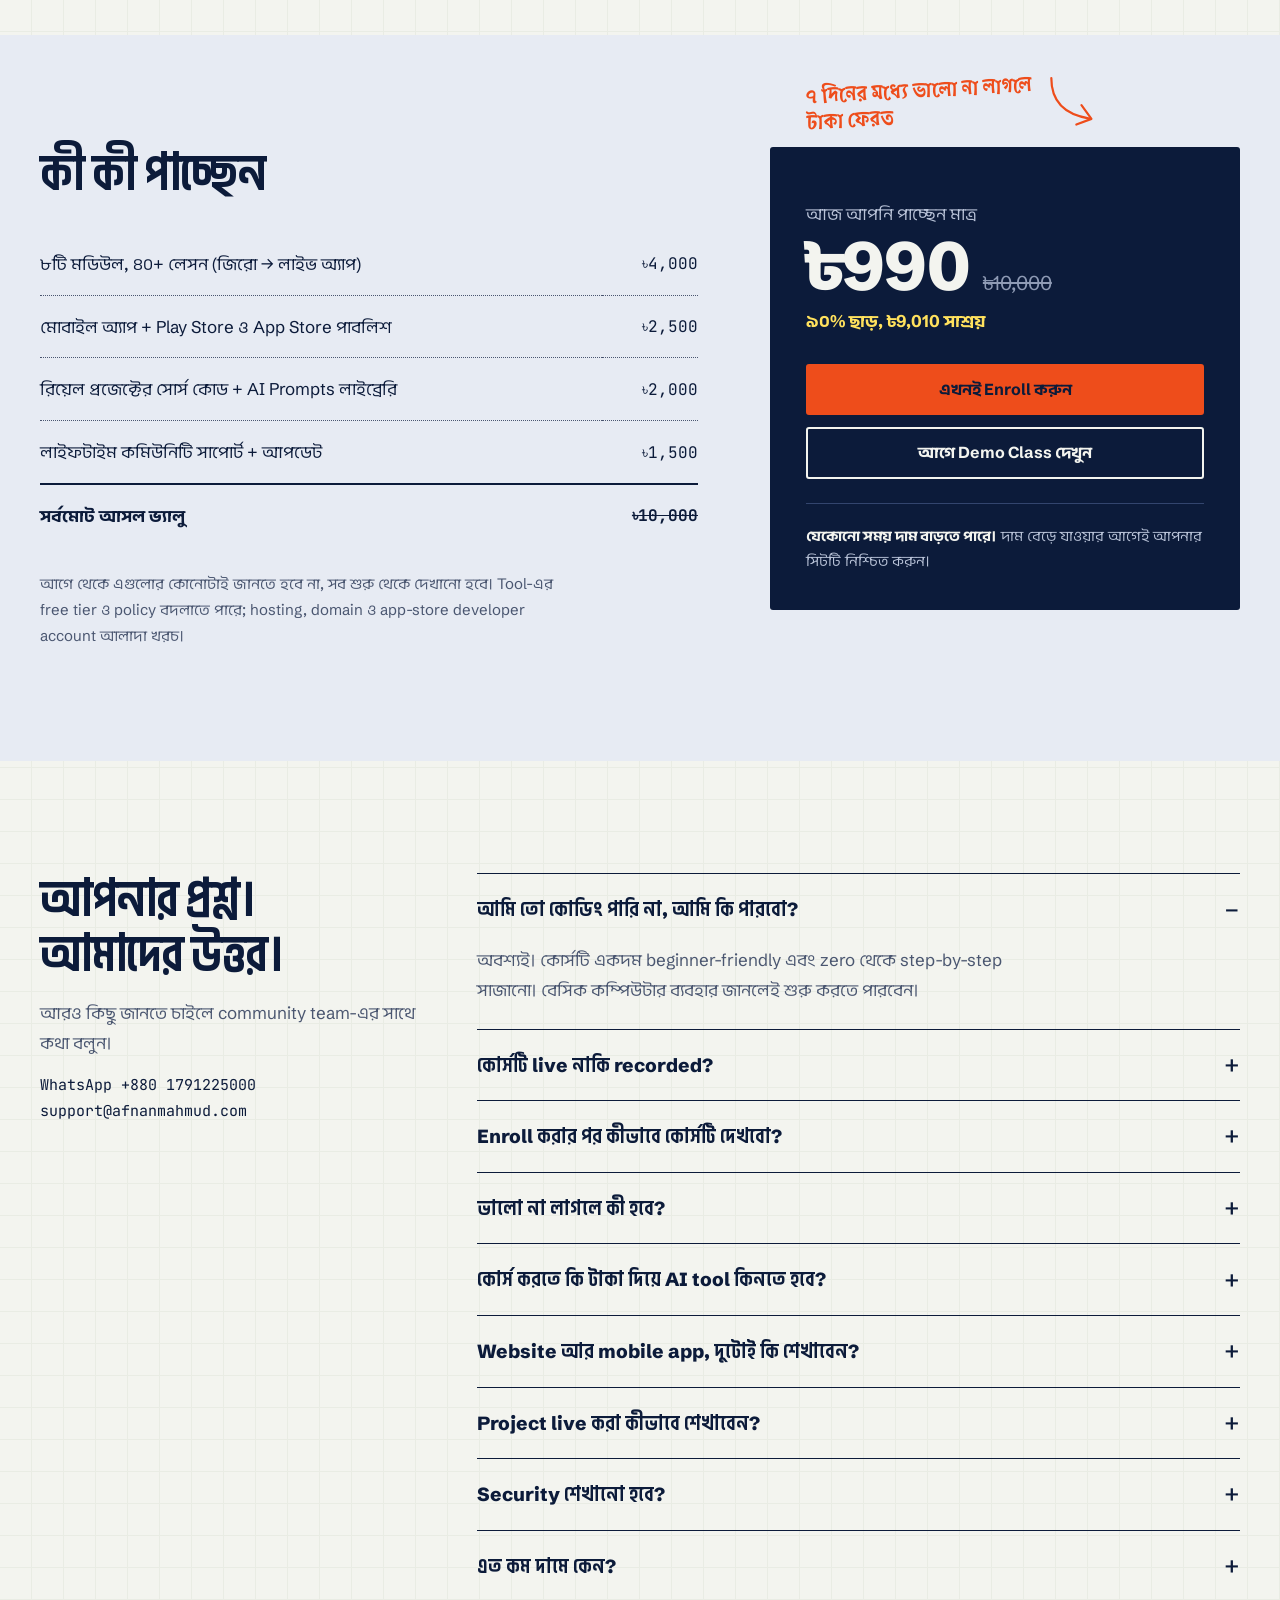
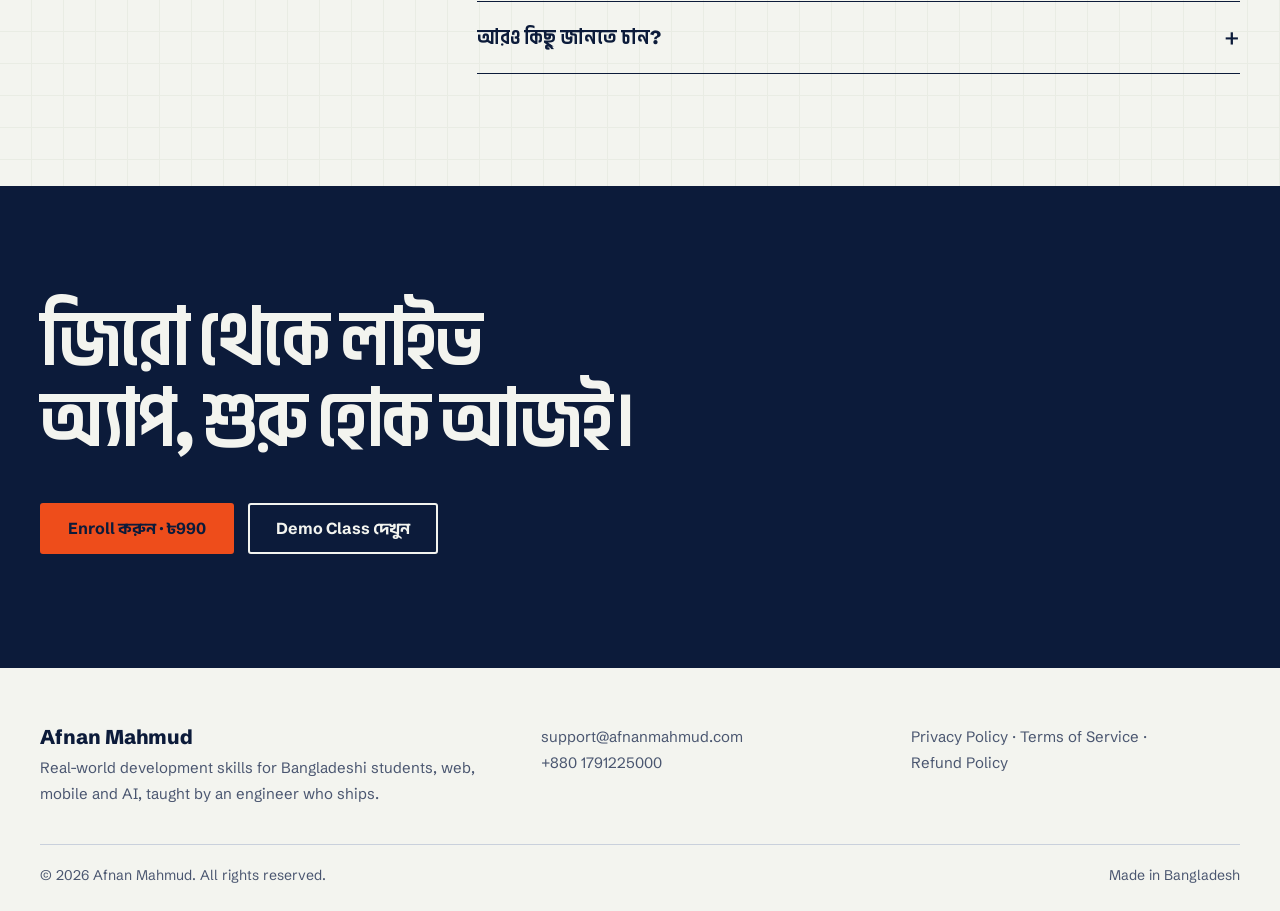
<file: v2/blueprint.html>
<!doctype html>
<html lang="bn">
<head>
<meta charset="utf-8">
<meta name="viewport" content="width=device-width, initial-scale=1">
<title>AI for Developers — Afnan Mahmud</title>
<meta name="description" content="বাংলায় রেকর্ডেড কোর্স: AI দিয়ে idea থেকে live website আর mobile app পর্যন্ত।">
<link rel="icon" href="../assets/afnan-mark.png">
<link rel="preconnect" href="https://fonts.googleapis.com"><link rel="preconnect" href="https://fonts.gstatic.com" crossorigin>
<link href="https://fonts.googleapis.com/css2?family=Schibsted+Grotesk:wght@400;500;600;800&family=Anek+Bangla:wght@400;500;700&family=Atma:wght@400;600&family=JetBrains+Mono:wght@400;500&display=swap" rel="stylesheet">
<link rel="stylesheet" href="blueprint.css">
<link rel="stylesheet" href="motion.css">
<script>if(!matchMedia("(prefers-reduced-motion: reduce)").matches)document.documentElement.classList.add("motion")</script>
</head>
<body>
<a class="skip" href="#pipeline">Skip to content</a>

<header class="top" id="top">
  <div class="wrap top-in">
    <a class="brand" href="#top"><img src="../assets/afnan-mark.png" alt="" width="30" height="30"><span>Afnan Mahmud</span></a>
    <nav class="menu" aria-label="Page sections">
      <a href="#pipeline">ধাপ</a><a href="#modules">কারিকুলাম</a><a href="#projects">Project</a><a href="#instructor">ইন্সট্রাক্টর</a><a href="#price">মূল্য</a><a href="#faq">প্রশ্ন</a>
    </nav>
    <a class="btn btn-ink btn-sm" data-enroll>Enroll · ৳990</a>
  </div>
</header>

<main>
  <section class="hero">
    <div class="wrap hero-grid">
      <div class="hero-text">
        <h1 id="h1"></h1>
        <p class="lede" id="lede"></p>
        <div class="hero-act">
          <a class="btn btn-ink" data-enroll>Enroll করুন · ৳990</a>
          <button type="button" class="btn btn-outline js-demo">Demo Class দেখুন</button>
        </div>
        <p class="fine">২৫০০+ জন student কোর্সটি শুরু করেছেন · Recorded, নিজের সময়ে · Lifetime access · ৭ দিনের money-back</p>
      </div>
      <figure class="hero-fig">
        <p class="hand hand-hero">আগে একবার দেখে নিন
          <svg viewBox="0 0 90 60" width="90" height="60" aria-hidden="true"><path d="M4 8c28-6 60 4 70 40" fill="none" stroke="currentColor" stroke-width="2.2" stroke-linecap="round"/><path d="M62 38l12 12 8-16" fill="none" stroke="currentColor" stroke-width="2.2" stroke-linecap="round" stroke-linejoin="round"/></svg>
        </p>
        <div class="marks">
          <button type="button" class="video js-demo" aria-label="Demo Class দেখুন">
            <img src="../assets/demo-poster-fill.jpg" alt="Afnan Mahmud কোর্সের demo class-এ কথা বলছেন" width="548" height="720">
            <span class="play" aria-hidden="true"><svg viewBox="0 0 24 24" width="20" height="20"><path d="M8 5v14l11-7z" fill="currentColor"/></svg></span>
          </button>
        </div>
      </figure>
    </div>
  </section>

  <section class="pipe-sec" id="pipeline">
    <div class="wrap">
      <div class="sec-head">
        <h2 id="pipe-h"></h2>
        <p class="sec-sub" id="pipe-sub"></p>
      </div>
      <div class="pipe" id="pipe" role="tablist" aria-label="Seven stages"></div>
      <div class="stage" id="stage" role="tabpanel" aria-live="polite"></div>
    </div>
  </section>

  <section class="sec" id="modules">
    <div class="wrap">
      <div class="sec-head"><h2 id="mod-h"></h2></div>
      <div class="mods" id="mods"></div>
    </div>
  </section>

  <section class="sec sec-tint" id="projects">
    <div class="wrap">
      <div class="sec-head"><h2 id="build-h"></h2><p class="sec-sub" id="build-sub"></p></div>
      <div class="outs" id="outs"></div>
    </div>
  </section>

  <section class="sec" id="who">
    <div class="wrap who-grid">
      <h2 id="aud-h"></h2>
      <div class="who" id="who-list"></div>
    </div>
  </section>

  <section class="sec sec-tint" id="instructor">
    <div class="wrap ins-grid">
      <div class="marks ins-photo">
        <img src="../assets/mentor-1200.jpg" alt="Afnan Mahmud" loading="lazy" width="1188" height="1200">
      </div>
      <div>
        <h2 id="ins-name"></h2>
        <p class="role" id="ins-role"></p>
        <p class="ins-bio" id="ins-bio"></p>
        <dl class="vent" id="vent"></dl>
      </div>
    </div>
  </section>

  <section class="sec" id="reviews">
    <div class="wrap">
      <div class="sec-head"><h2 id="rev-h"></h2></div>
      <div class="quotes" id="quotes"></div>
      <div class="press" id="press"></div>
    </div>
  </section>

  <section class="sec sec-tint" id="price">
    <div class="wrap price-grid">
      <div>
        <h2>কী কী পাচ্ছেন</h2>
        <table class="inv" id="inv"></table>
        <p class="stack-note" id="stack-note"></p>
      </div>
      <aside class="buycard">
        <p class="hand hand-price">৭ দিনের মধ্যে ভালো না লাগলে টাকা ফেরত
          <svg viewBox="0 0 60 50" width="60" height="50" aria-hidden="true"><path d="M6 6c4 26 22 34 44 34" fill="none" stroke="currentColor" stroke-width="2.2" stroke-linecap="round"/><path d="M40 28l12 12-14 8" fill="none" stroke="currentColor" stroke-width="2.2" stroke-linecap="round" stroke-linejoin="round"/></svg>
        </p>
        <p class="bc-lead">আজ আপনি পাচ্ছেন মাত্র</p>
        <p class="bc-price"><b>৳990</b><s>৳10,000</s></p>
        <p class="bc-save">৯০% ছাড়, ৳9,010 সাশ্রয়</p>
        <a class="btn btn-orange btn-block" data-enroll>এখনই Enroll করুন</a>
        <button type="button" class="btn btn-outline-light btn-block js-demo">আগে Demo Class দেখুন</button>
        <p class="bc-warn" id="bc-warn"></p>
      </aside>
    </div>
  </section>

  <section class="sec" id="faq">
    <div class="wrap faq-grid">
      <div class="faq-side">
        <h2 id="faq-h"></h2>
        <p>আরও কিছু জানতে চাইলে community team-এর সাথে কথা বলুন।</p>
        <p class="contact" id="contact"></p>
      </div>
      <div class="faq" id="faq-list"></div>
    </div>
  </section>

  <section class="closing">
    <div class="wrap closing-in">
      <h2 id="closing-h"></h2>
      <div class="closing-act">
        <a class="btn btn-orange" data-enroll>Enroll করুন · ৳990</a>
        <button type="button" class="btn btn-outline-light js-demo">Demo Class দেখুন</button>
      </div>
    </div>
  </section>
</main>

<footer class="foot">
  <div class="wrap foot-in">
    <div><p class="foot-brand">Afnan Mahmud</p><p id="foot-about"></p></div>
    <p id="foot-contact"></p>
    <p>Privacy Policy · Terms of Service · Refund Policy</p>
  </div>
  <div class="wrap foot-end"><span id="copy"></span><span>Made in Bangladesh</span></div>
</footer>

<div class="bar" id="bar"><span>৳990</span><a class="btn btn-orange btn-sm" data-enroll>Enroll করুন</a></div>

<script src="../js/content.js"></script>
<script src="blueprint.js"></script>
<script src="reveal.js"></script>
<script src="common.js"></script>
</body>
</html>
</file>
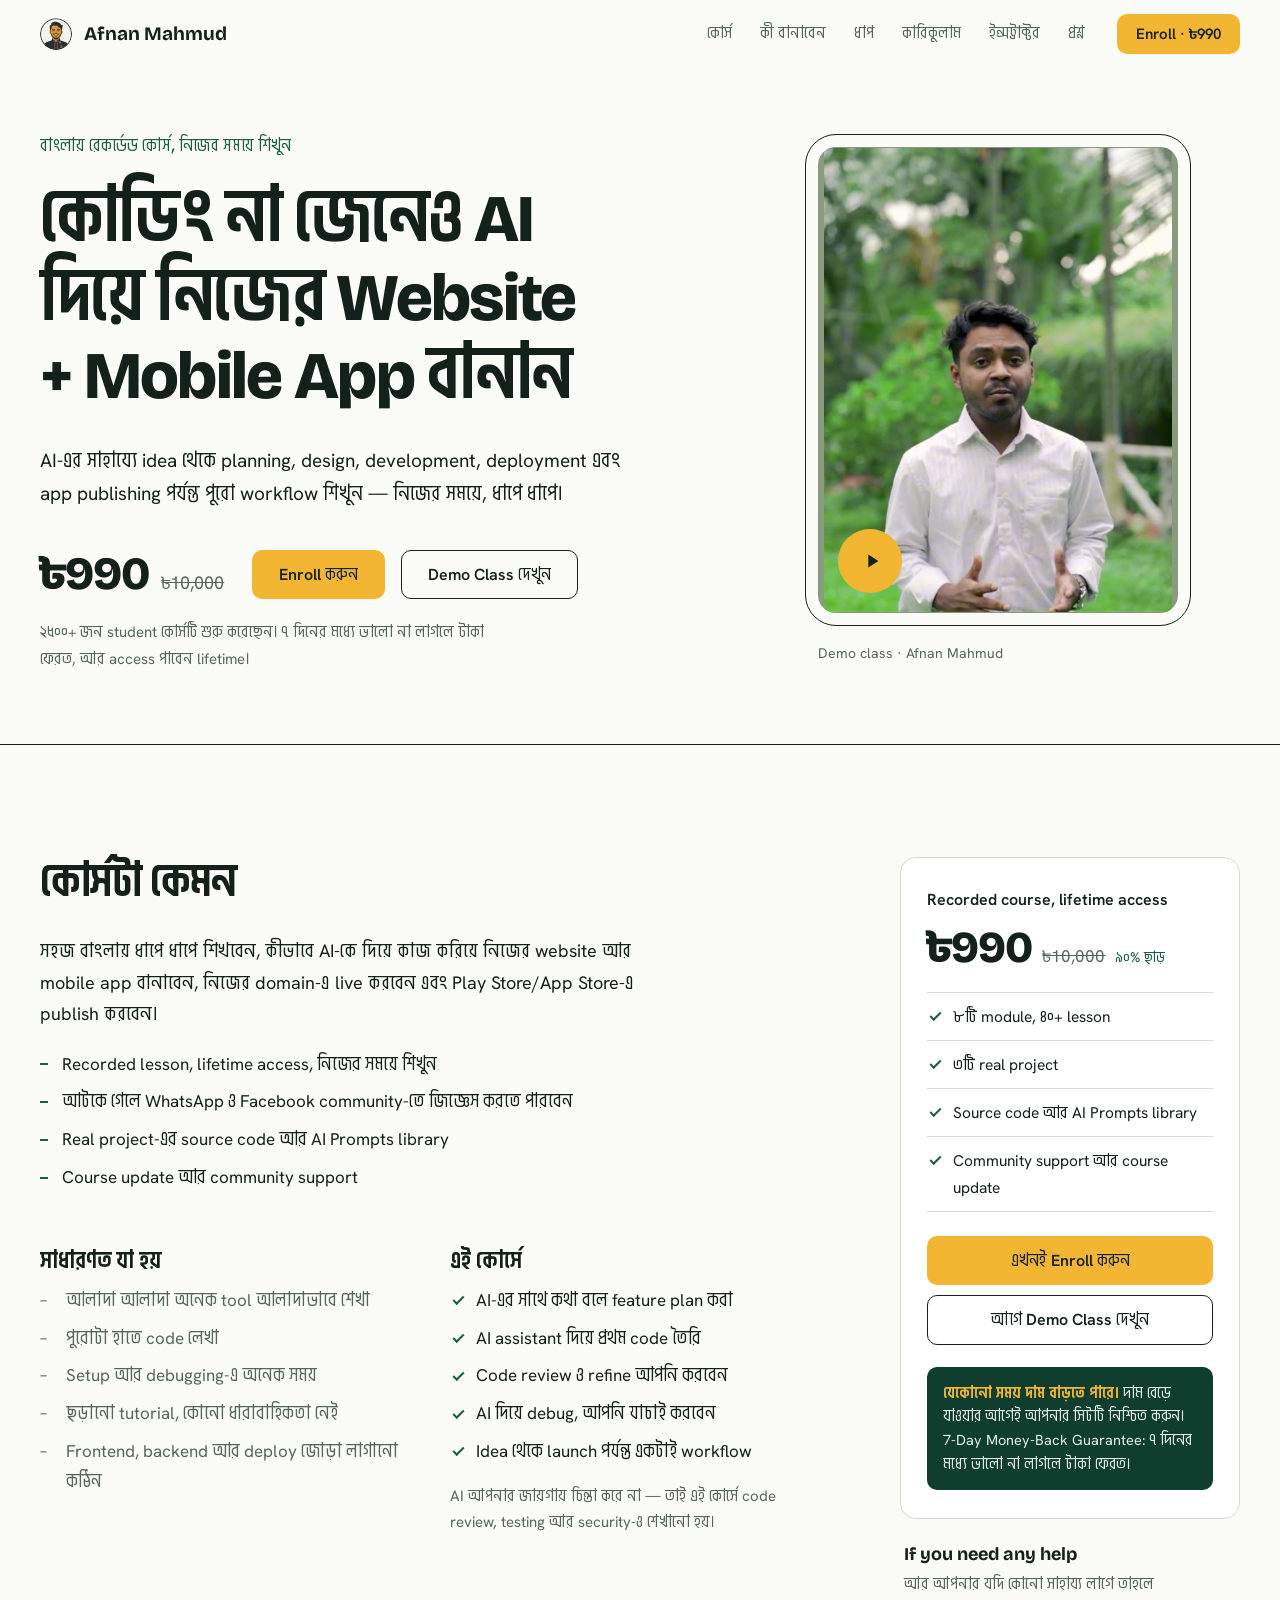
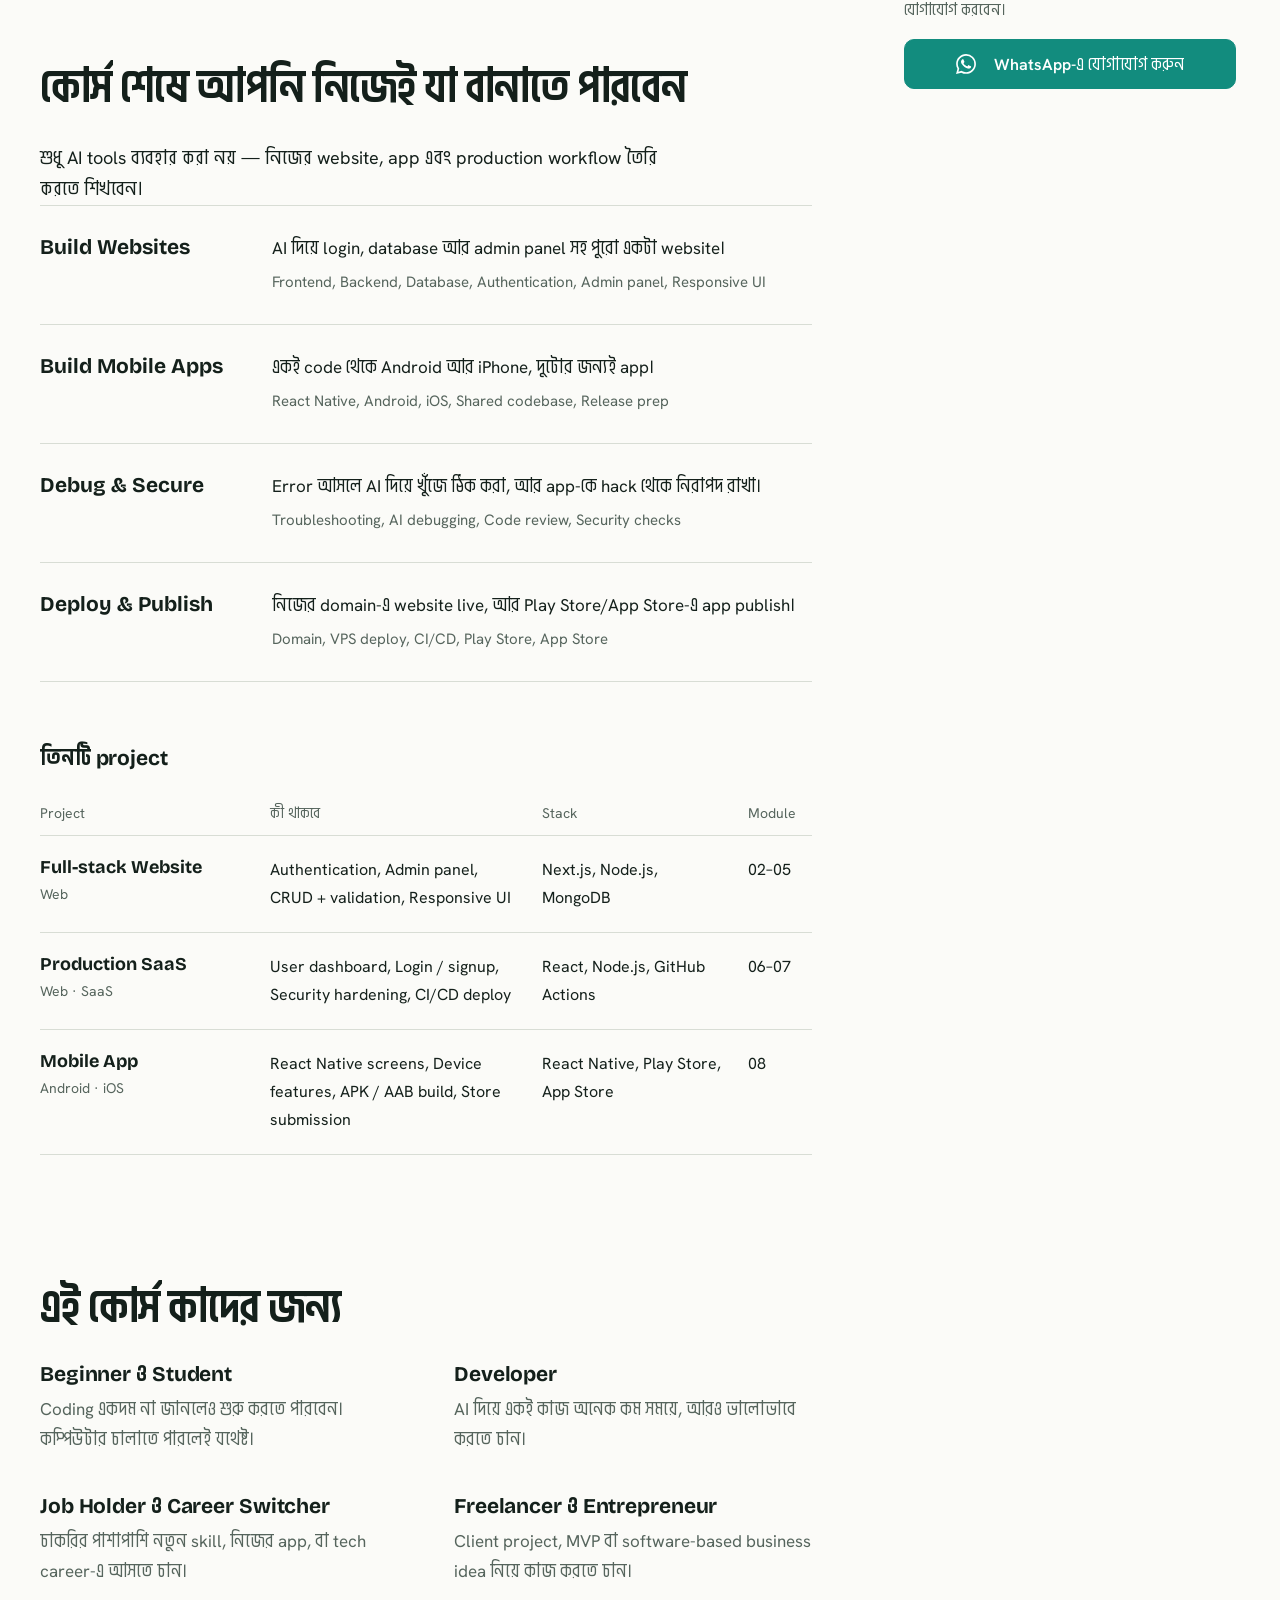
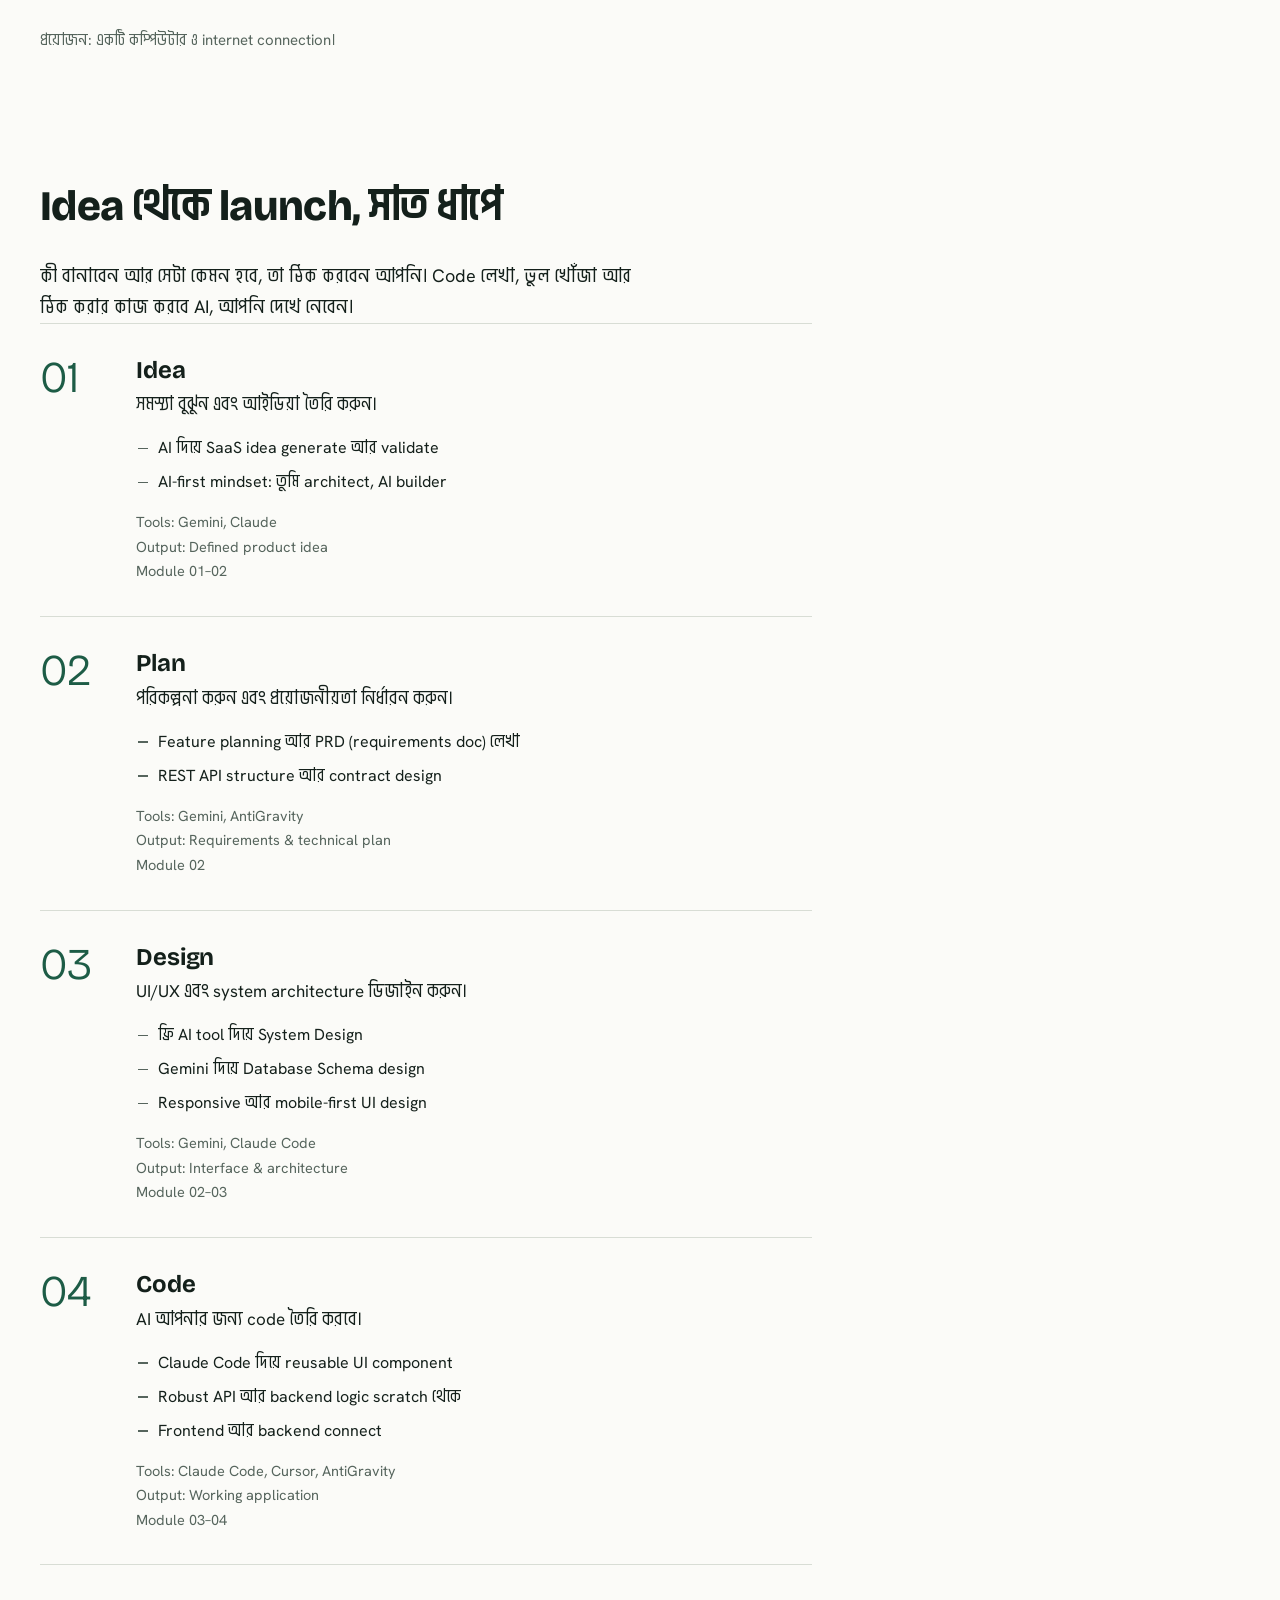
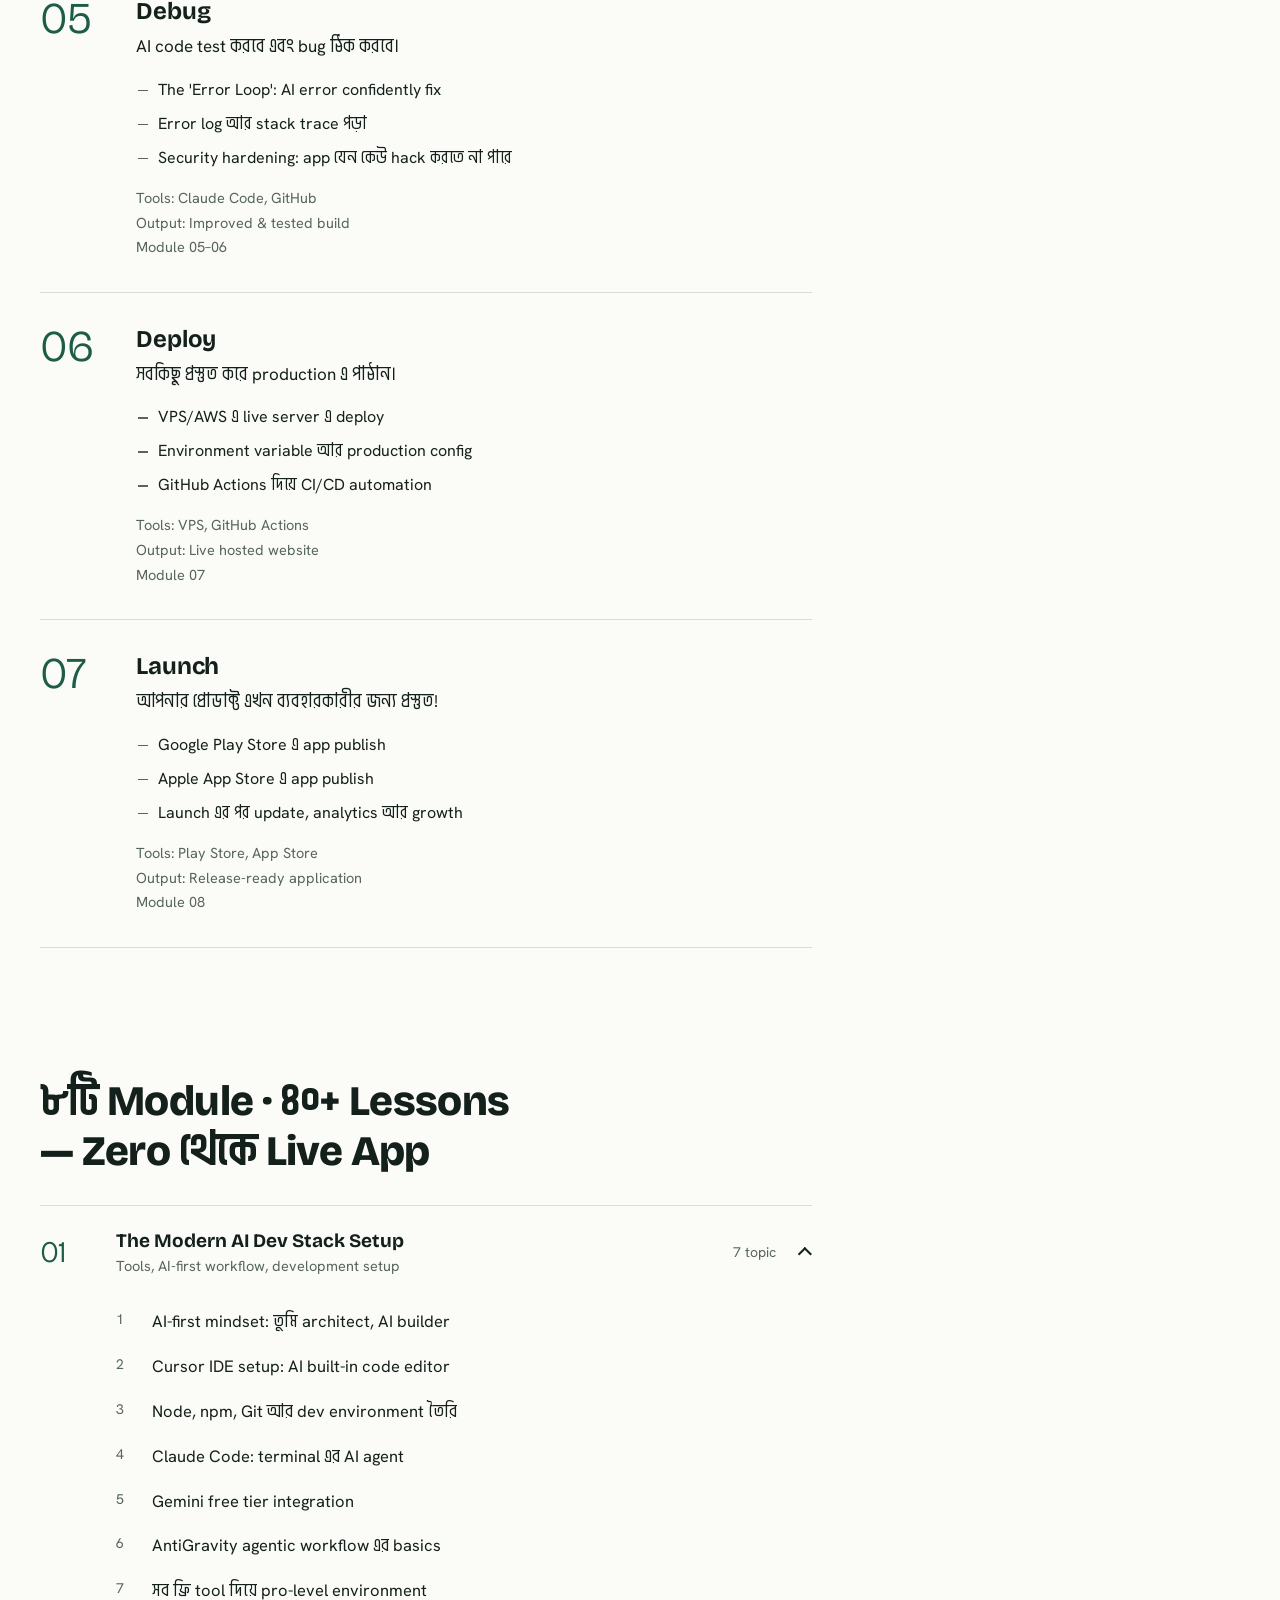
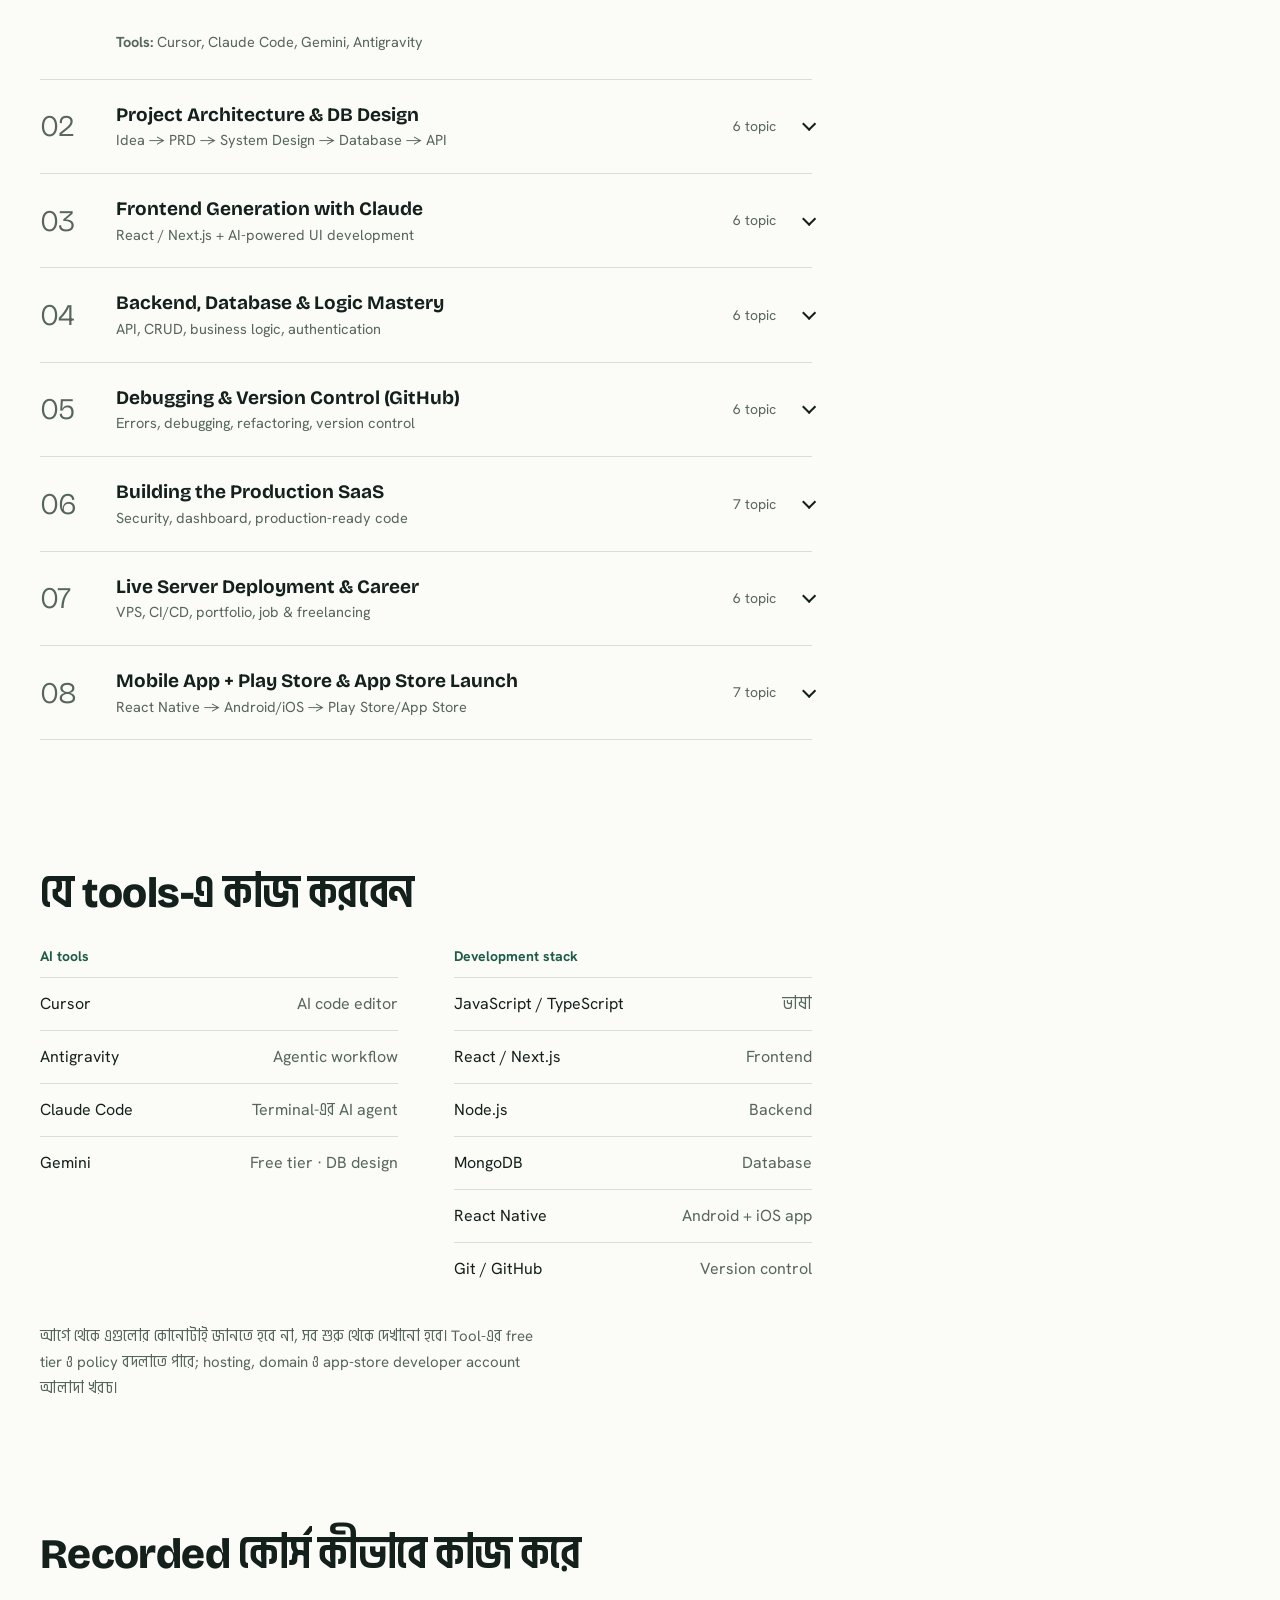
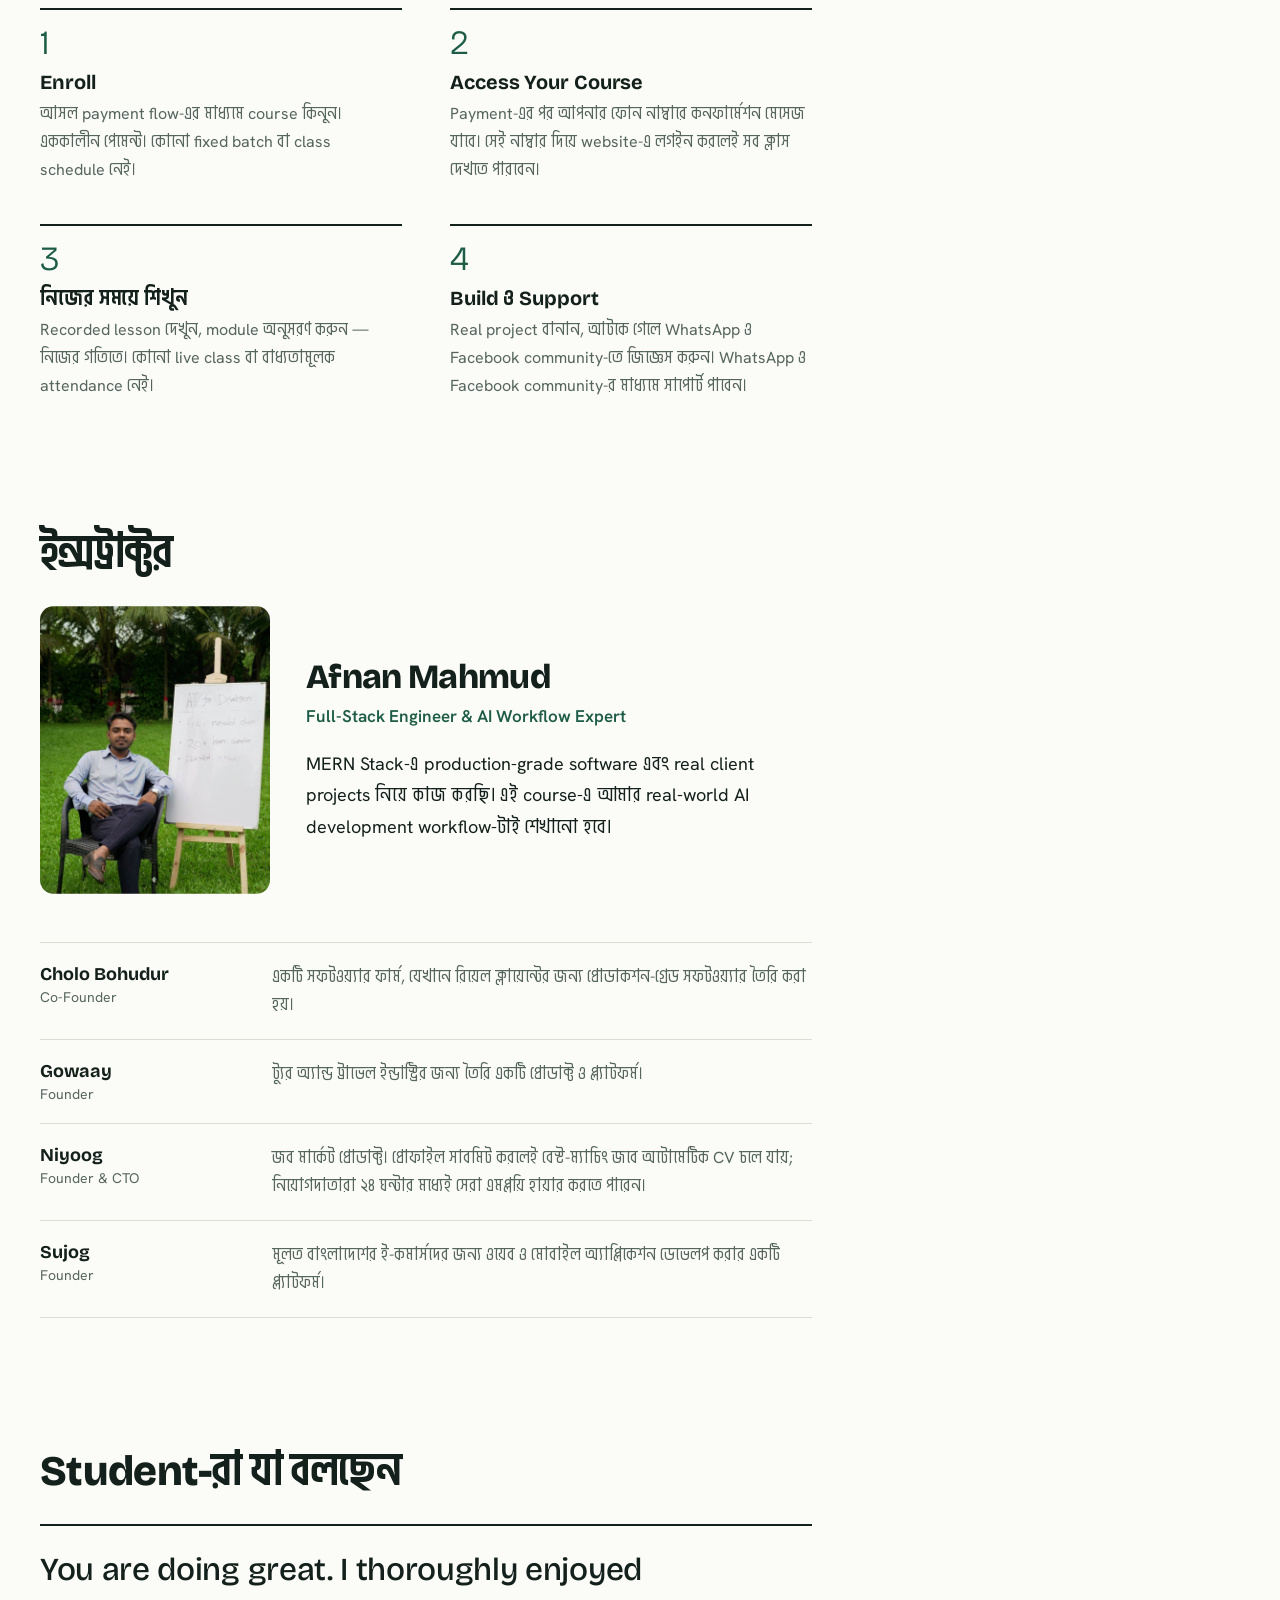
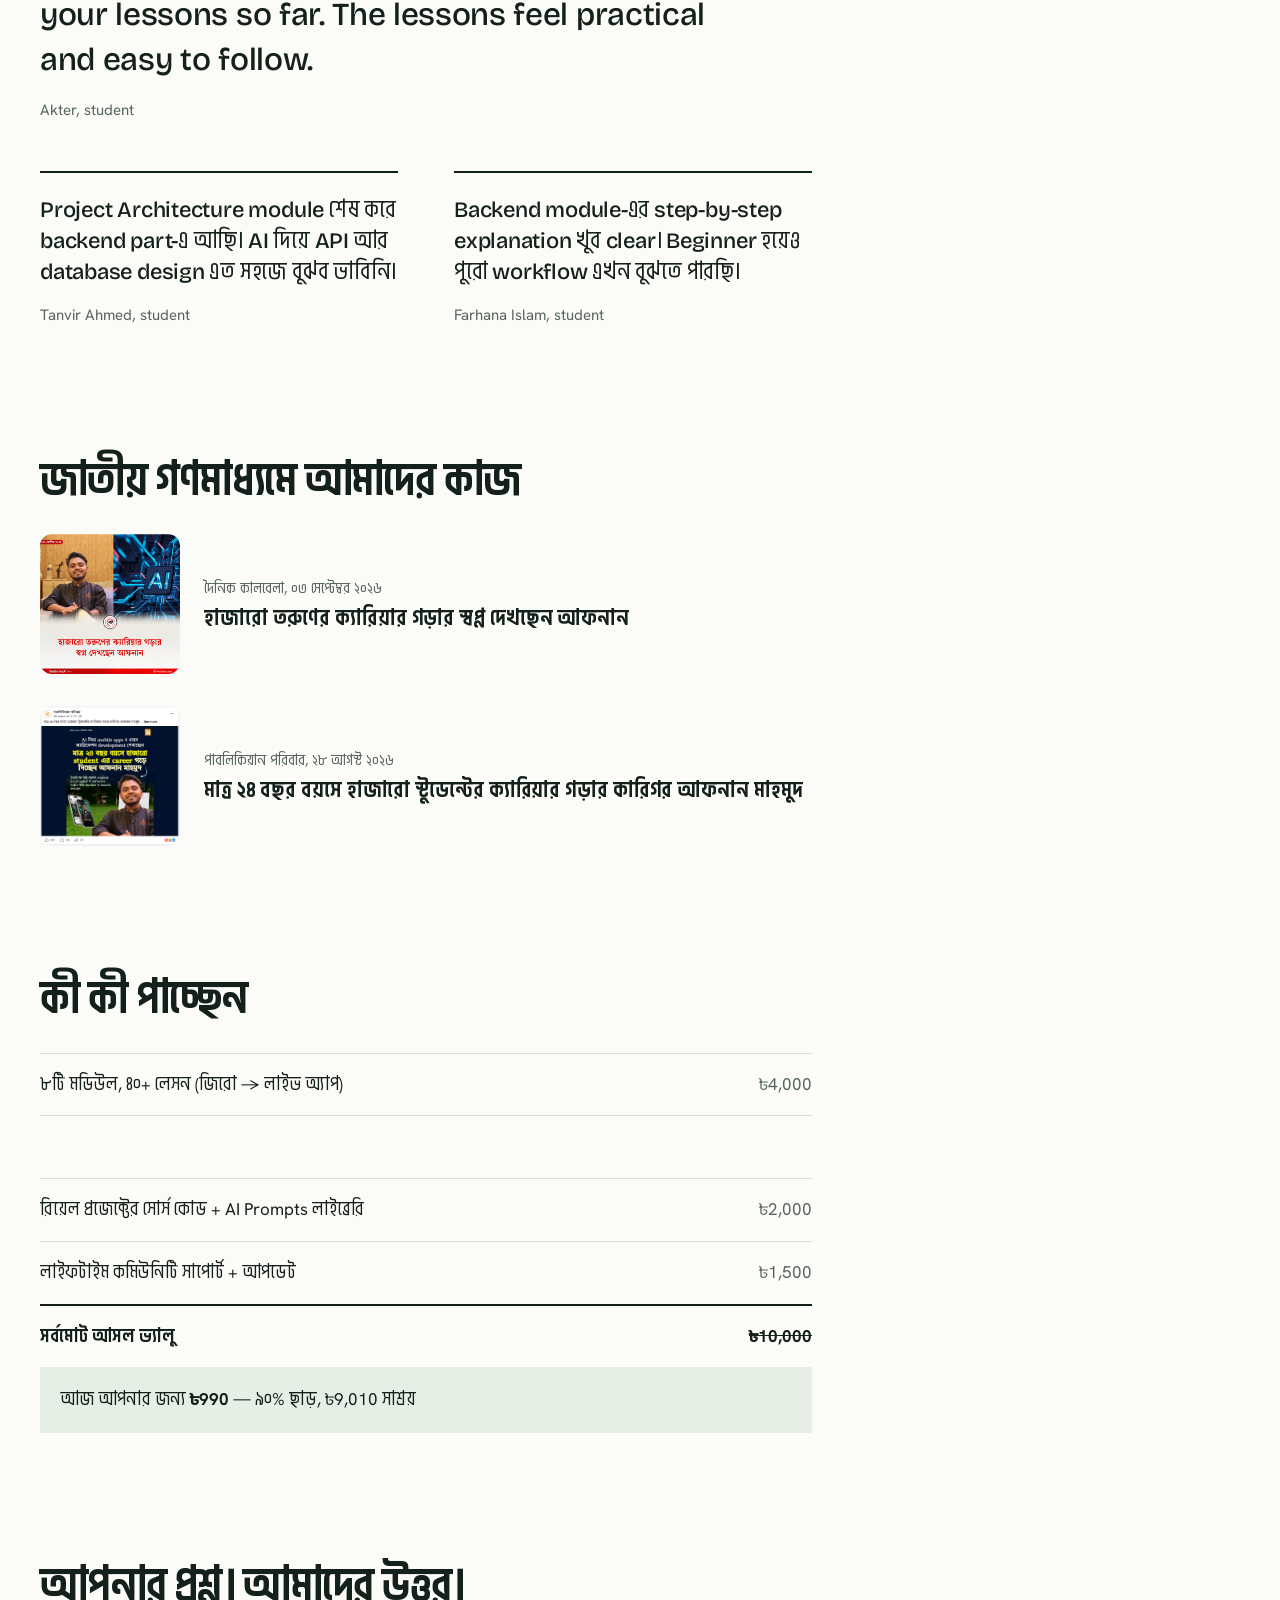
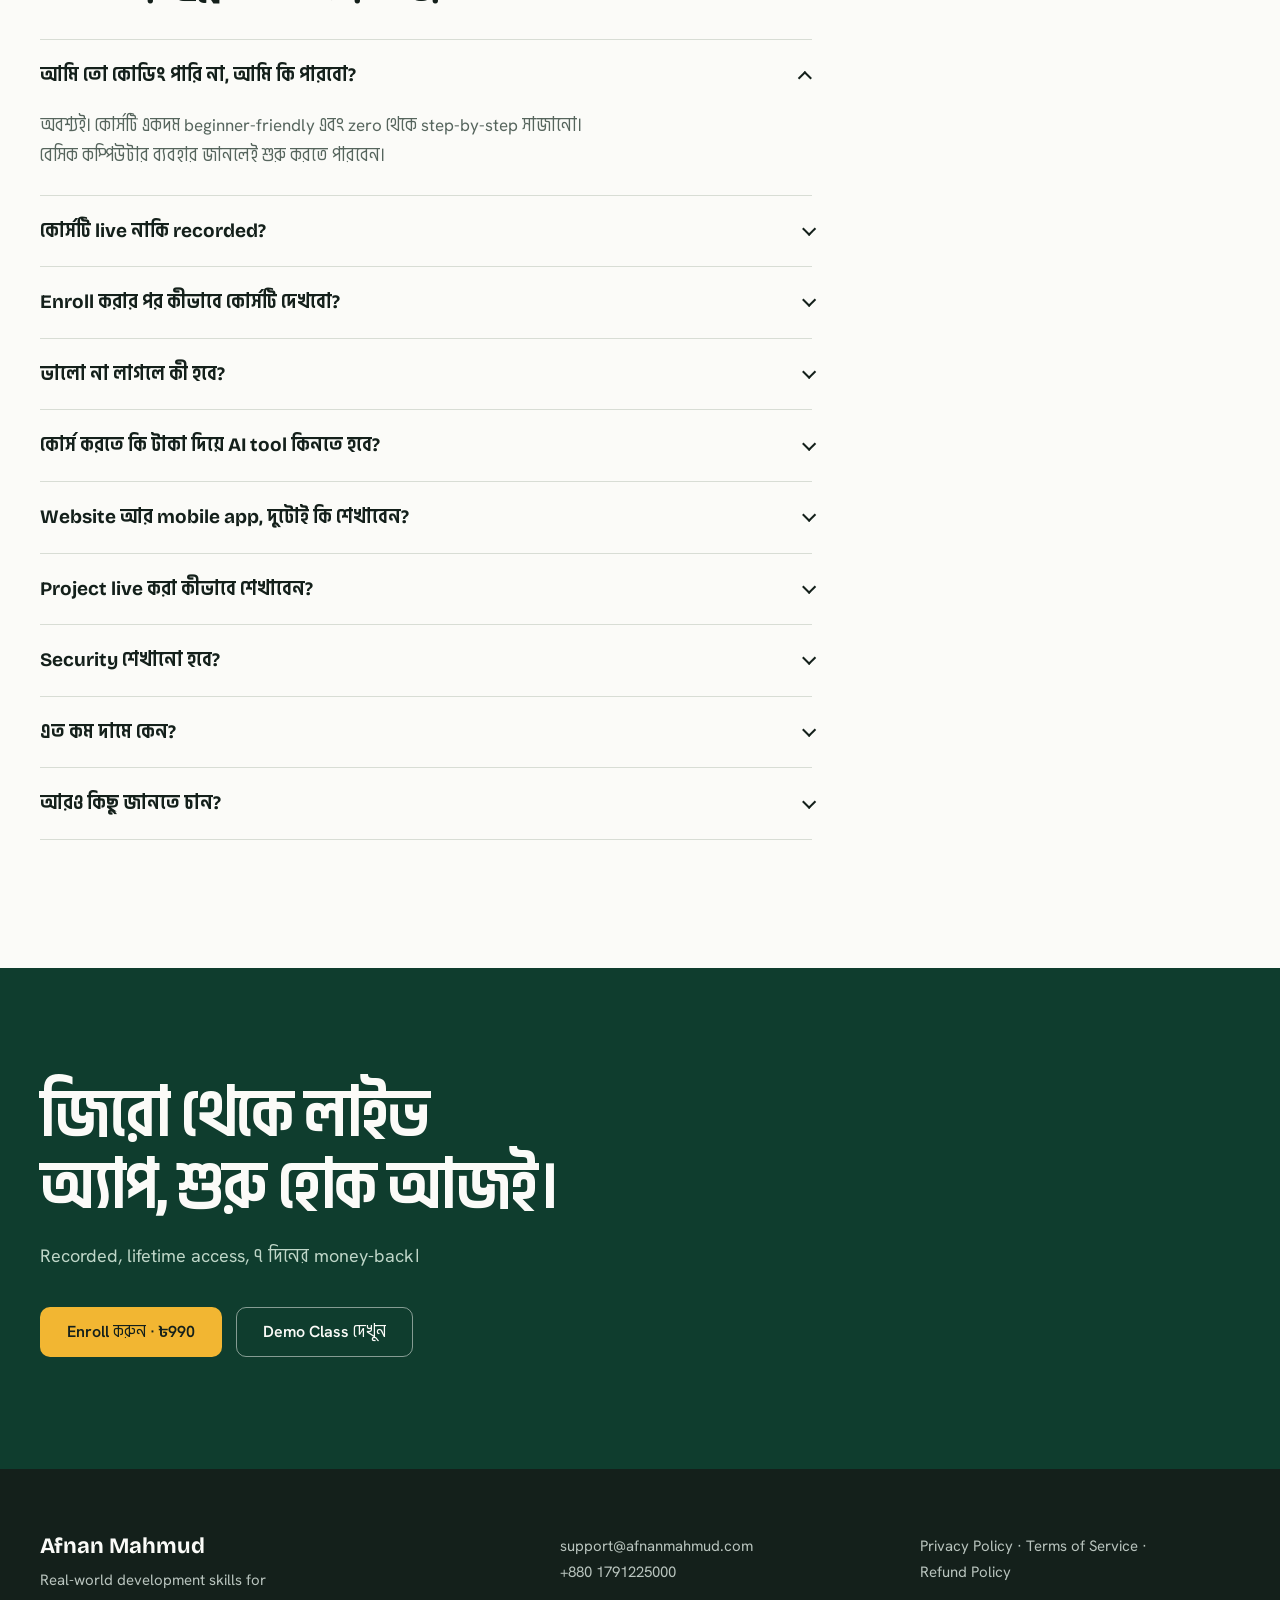
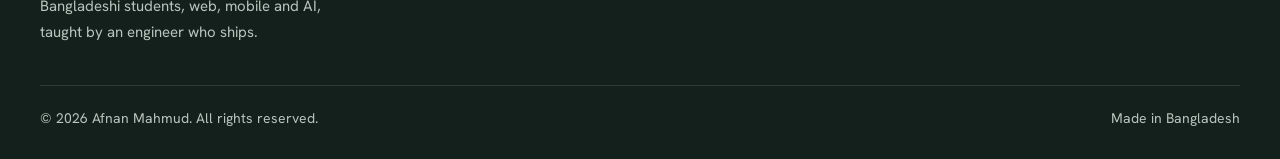
<file: v2/course.html>
<!doctype html>
<html lang="bn">
<head>
<meta charset="utf-8">
<meta name="viewport" content="width=device-width, initial-scale=1">
<title>AI for Developers — Afnan Mahmud</title>
<meta name="description" content="বাংলায় রেকর্ডেড কোর্স: AI দিয়ে idea থেকে live website আর mobile app পর্যন্ত।">
<link rel="icon" href="../assets/afnan-mark.png">
<link rel="preconnect" href="https://fonts.googleapis.com"><link rel="preconnect" href="https://fonts.gstatic.com" crossorigin>
<link href="https://fonts.googleapis.com/css2?family=Bricolage+Grotesque:opsz,wght@12..96,500;12..96,700;12..96,800&family=Hanken+Grotesk:wght@400;500;600&family=Anek+Bangla:wght@400;600;800&display=swap" rel="stylesheet">
<link rel="stylesheet" href="course.css">
<link rel="stylesheet" href="motion.css">
<script>if(!matchMedia("(prefers-reduced-motion: reduce)").matches)document.documentElement.classList.add("motion")</script>
</head>
<body>
<a class="skip" href="#intro">Skip to content</a>

<header class="top" id="top">
  <div class="wrap top-in">
    <a class="brand" href="#top"><img src="../assets/afnan-mark.png" alt="" width="32" height="32"><span>Afnan Mahmud</span></a>
    <nav class="menu" aria-label="Page sections">
      <a href="#intro">কোর্স</a><a href="#build">কী বানাবেন</a><a href="#path">ধাপ</a><a href="#syllabus">কারিকুলাম</a><a href="#instructor">ইন্সট্রাক্টর</a><a href="#faq">প্রশ্ন</a>
    </nav>
    <a class="btn btn-accent btn-sm" data-enroll>Enroll · ৳990</a>
  </div>
</header>

<main>
  <section class="hero">
    <div class="wrap hero-grid">
      <div class="hero-text">
        <p class="hero-kick">বাংলায় রেকর্ডেড কোর্স, নিজের সময়ে শিখুন</p>
        <h1 id="h1"></h1>
        <p class="lede" id="lede"></p>
        <div class="buy">
          <p class="price"><b>৳990</b><s>৳10,000</s></p>
          <a class="btn btn-accent" data-enroll>Enroll করুন</a>
          <button type="button" class="btn btn-line js-demo">Demo Class দেখুন</button>
        </div>
        <p class="fine">২৫০০+ জন student কোর্সটি শুরু করেছেন। ৭ দিনের মধ্যে ভালো না লাগলে টাকা ফেরত, আর access পাবেন lifetime।</p>
      </div>
      <figure class="hero-media">
        <button type="button" class="video js-demo" aria-label="Demo Class দেখুন">
          <img src="../assets/demo-poster-fill.jpg" alt="Afnan Mahmud কোর্সের demo class-এ কথা বলছেন" width="548" height="720">
          <span class="play" aria-hidden="true"><svg viewBox="0 0 24 24" width="22" height="22"><path d="M8 5v14l11-7z" fill="currentColor"/></svg></span>
        </button>
        <figcaption>Demo class · Afnan Mahmud</figcaption>
      </figure>
    </div>
  </section>

  <div class="wrap layout">
    <article class="article">

      <section id="intro" class="sec">
        <h2>কোর্সটা কেমন</h2>
        <p class="prose" id="intro-p"></p>
        <ul class="plain" id="intro-list"></ul>
        <div class="split" id="approach"></div>
      </section>

      <section id="build" class="sec">
        <h2 id="build-h"></h2>
        <p class="prose" id="build-sub"></p>
        <dl class="rows" id="outcomes"></dl>
        <h3 class="sub-h">তিনটি project</h3>
        <div class="table" id="projects" role="table" aria-label="Projects"></div>
      </section>

      <section id="audience" class="sec">
        <h2 id="aud-h"></h2>
        <div class="two-col" id="audience-list"></div>
      </section>

      <section id="path" class="sec">
        <h2>Idea থেকে launch, সাত ধাপে</h2>
        <p class="prose" id="path-sub"></p>
        <ol class="steps" id="stages"></ol>
      </section>

      <section id="syllabus" class="sec">
        <h2 id="syl-h"></h2>
        <div class="syl" id="modules"></div>
      </section>

      <section id="tools" class="sec">
        <h2>যে tools-এ কাজ করবেন</h2>
        <div class="two-col tools" id="tools-list"></div>
        <p class="note" id="tools-note"></p>
      </section>

      <section id="how" class="sec">
        <h2 id="how-h"></h2>
        <ol class="flow" id="how-list"></ol>
      </section>

      <section id="instructor" class="sec">
        <h2>ইন্সট্রাক্টর</h2>
        <div class="person">
          <img src="../assets/mentor-1200.jpg" alt="Afnan Mahmud" loading="lazy" width="1188" height="1200">
          <div>
            <h3 id="ins-name"></h3>
            <p class="role" id="ins-role"></p>
            <p class="prose" id="ins-bio"></p>
          </div>
        </div>
        <dl class="ventures" id="ventures"></dl>
      </section>

      <section id="reviews" class="sec">
        <h2 id="rev-h"></h2>
        <div class="quotes" id="quotes"></div>
      </section>

      <section id="news" class="sec">
        <h2 id="news-h"></h2>
        <div class="clips" id="clips"></div>
      </section>

      <section id="included" class="sec">
        <h2>কী কী পাচ্ছেন</h2>
        <table class="bill" id="bill"></table>
      </section>

      <section id="faq" class="sec">
        <h2 id="faq-h"></h2>
        <div class="faq" id="faq-list"></div>
      </section>
    </article>

    <div class="rail">
    <aside class="ticket" aria-label="Enroll">
      <p class="ticket-title">Recorded course, lifetime access</p>
      <p class="ticket-price"><b>৳990</b><s>৳10,000</s><span>৯০% ছাড়</span></p>
      <ul class="ticks">
        <li>৮টি module, ৪০+ lesson</li>
        <li>৩টি real project</li>
        <li>Source code আর AI Prompts library</li>
        <li>Community support আর course update</li>
      </ul>
      <a class="btn btn-accent btn-block" data-enroll>এখনই Enroll করুন</a>
      <button type="button" class="btn btn-line btn-block js-demo">আগে Demo Class দেখুন</button>
            <p class="ticket-note" id="ticket-note"></p>
      
    </aside>
    <div class="help">
      <p class="help-t">If you need any help</p>
      <p class="help-d">আর আপনার যদি কোনো সাহায্য লাগে তাহলে যোগাযোগ করবেন।</p>
      <a class="btn btn-wa btn-block" href="https://wa.me/8801791225000" target="_blank" rel="noopener"><svg viewBox="0 0 24 24" aria-hidden="true"><path d="M17.47 14.38c-.3-.15-1.76-.87-2.03-.97-.27-.1-.47-.15-.67.15-.2.3-.77.97-.94 1.16-.17.2-.35.22-.64.07-.3-.15-1.26-.46-2.39-1.48-.88-.79-1.48-1.76-1.65-2.06-.17-.3-.02-.46.13-.6.13-.14.3-.35.45-.52.15-.17.2-.3.3-.5.1-.2.05-.37-.02-.52-.08-.15-.67-1.61-.92-2.21-.24-.58-.49-.5-.67-.51h-.57c-.2 0-.52.07-.79.37-.27.3-1.04 1.02-1.04 2.48 0 1.46 1.07 2.88 1.21 3.07.15.2 2.1 3.2 5.08 4.49.71.3 1.26.49 1.69.63.71.23 1.36.2 1.87.12.57-.09 1.76-.72 2-1.42.25-.7.25-1.29.17-1.42-.07-.12-.27-.2-.57-.35zM12.05 21.8h-.01a9.87 9.87 0 0 1-5.03-1.38l-.36-.21-3.74.98 1-3.65-.24-.37a9.86 9.86 0 0 1-1.51-5.26c0-5.45 4.44-9.89 9.89-9.89 2.64 0 5.12 1.03 6.99 2.9a9.83 9.83 0 0 1 2.89 7c0 5.45-4.44 9.88-9.88 9.88zM20.47 3.5A11.8 11.8 0 0 0 12.05 0C5.5 0 .16 5.34.16 11.89c0 2.1.55 4.14 1.59 5.95L.06 24l6.3-1.65a11.9 11.9 0 0 0 5.68 1.45h.01c6.55 0 11.89-5.34 11.89-11.89 0-3.18-1.24-6.17-3.48-8.41z"/></svg>WhatsApp-এ যোগাযোগ করুন</a>
    </div>
    </div>
  </div>

  <section class="closing">
    <div class="wrap closing-in">
      <h2 id="closing-h"></h2>
      <p>Recorded, lifetime access, ৭ দিনের money-back।</p>
      <div class="closing-act">
        <a class="btn btn-accent" data-enroll>Enroll করুন · ৳990</a>
        <button type="button" class="btn btn-ghost-light js-demo">Demo Class দেখুন</button>
      </div>
    </div>
  </section>
</main>

<footer class="foot">
  <div class="wrap foot-in">
    <div>
      <p class="foot-brand">Afnan Mahmud</p>
      <p class="foot-about" id="foot-about"></p>
    </div>
    <p class="foot-contact" id="foot-contact"></p>
    <p class="foot-legal">Privacy Policy · Terms of Service · Refund Policy</p>
  </div>
  <div class="wrap foot-end"><span id="copy"></span><span>Made in Bangladesh</span></div>
</footer>

<div class="bar" id="bar"><span>৳990</span><a class="btn btn-accent btn-sm" data-enroll>Enroll করুন</a></div>

<script src="../js/content.js"></script>
<script src="course.js"></script>
<script src="reveal.js"></script>
<script src="common.js"></script>
</body>
</html>
</file>
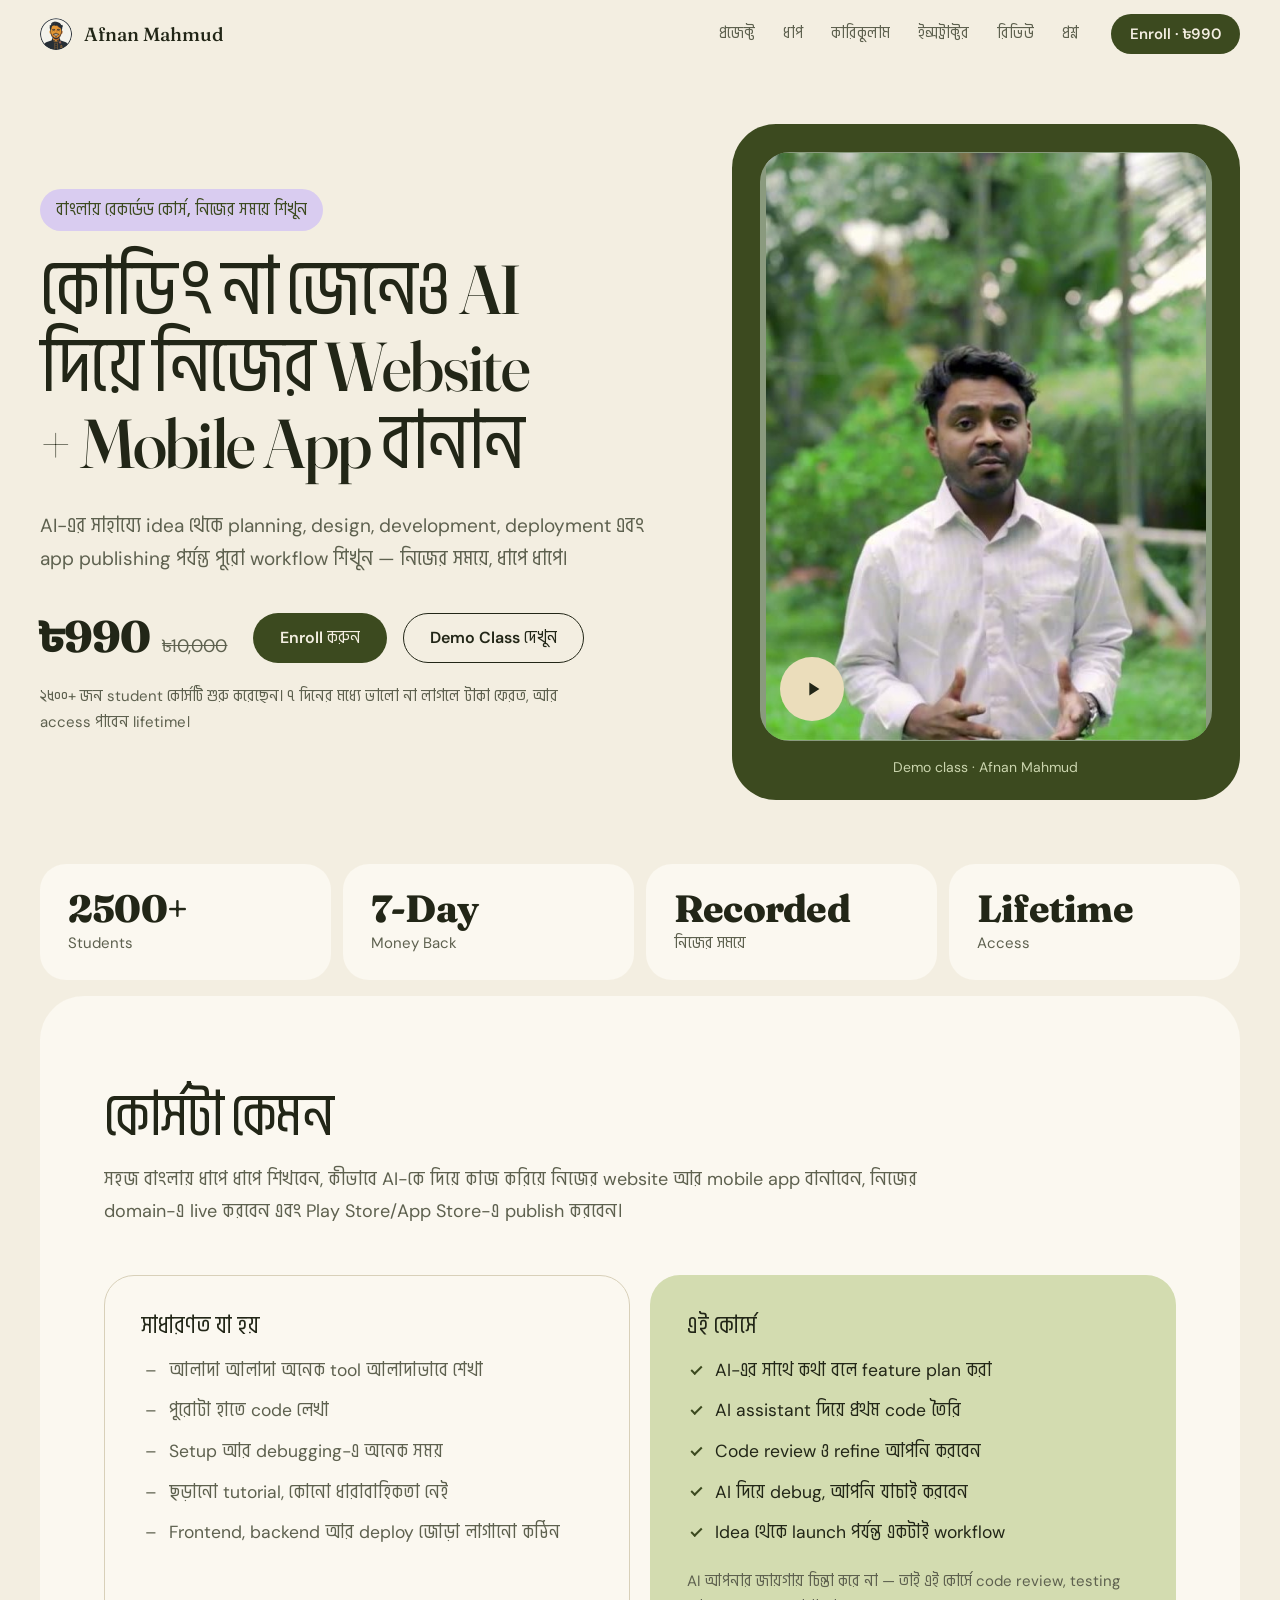
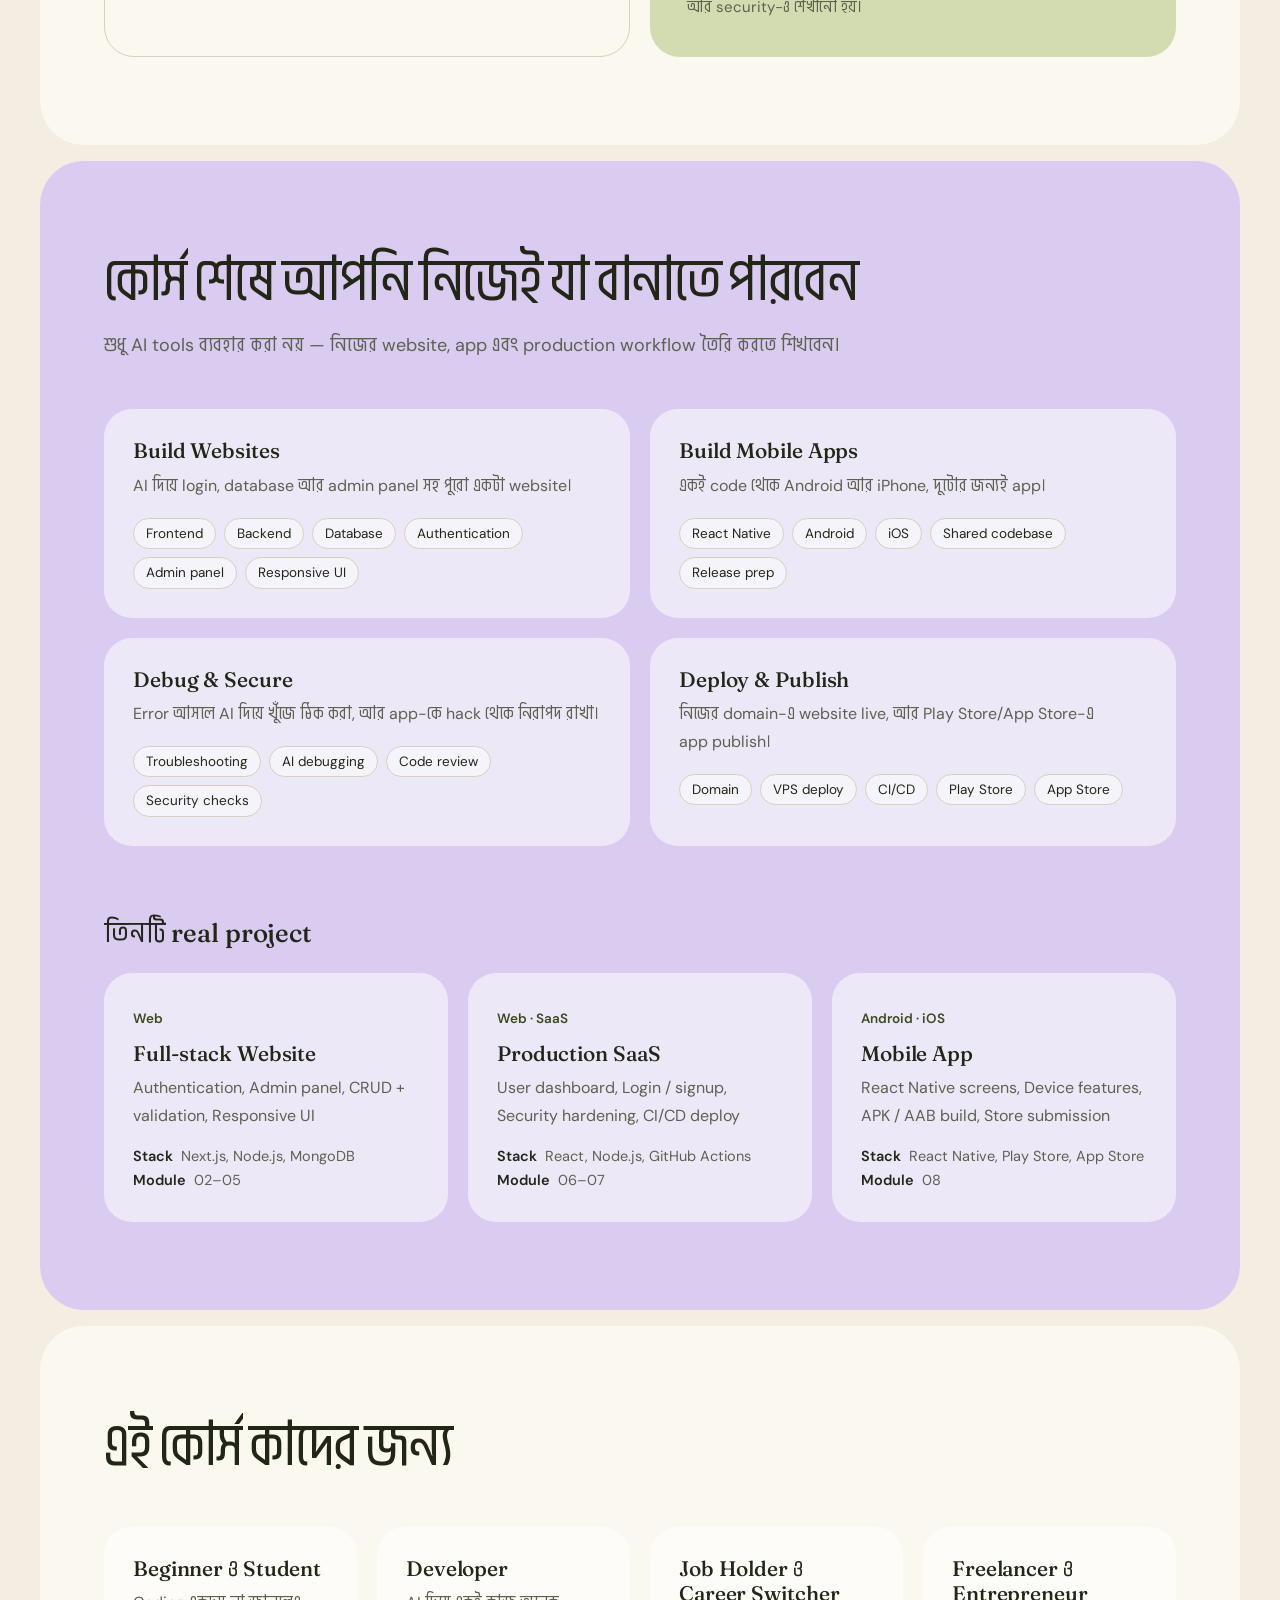
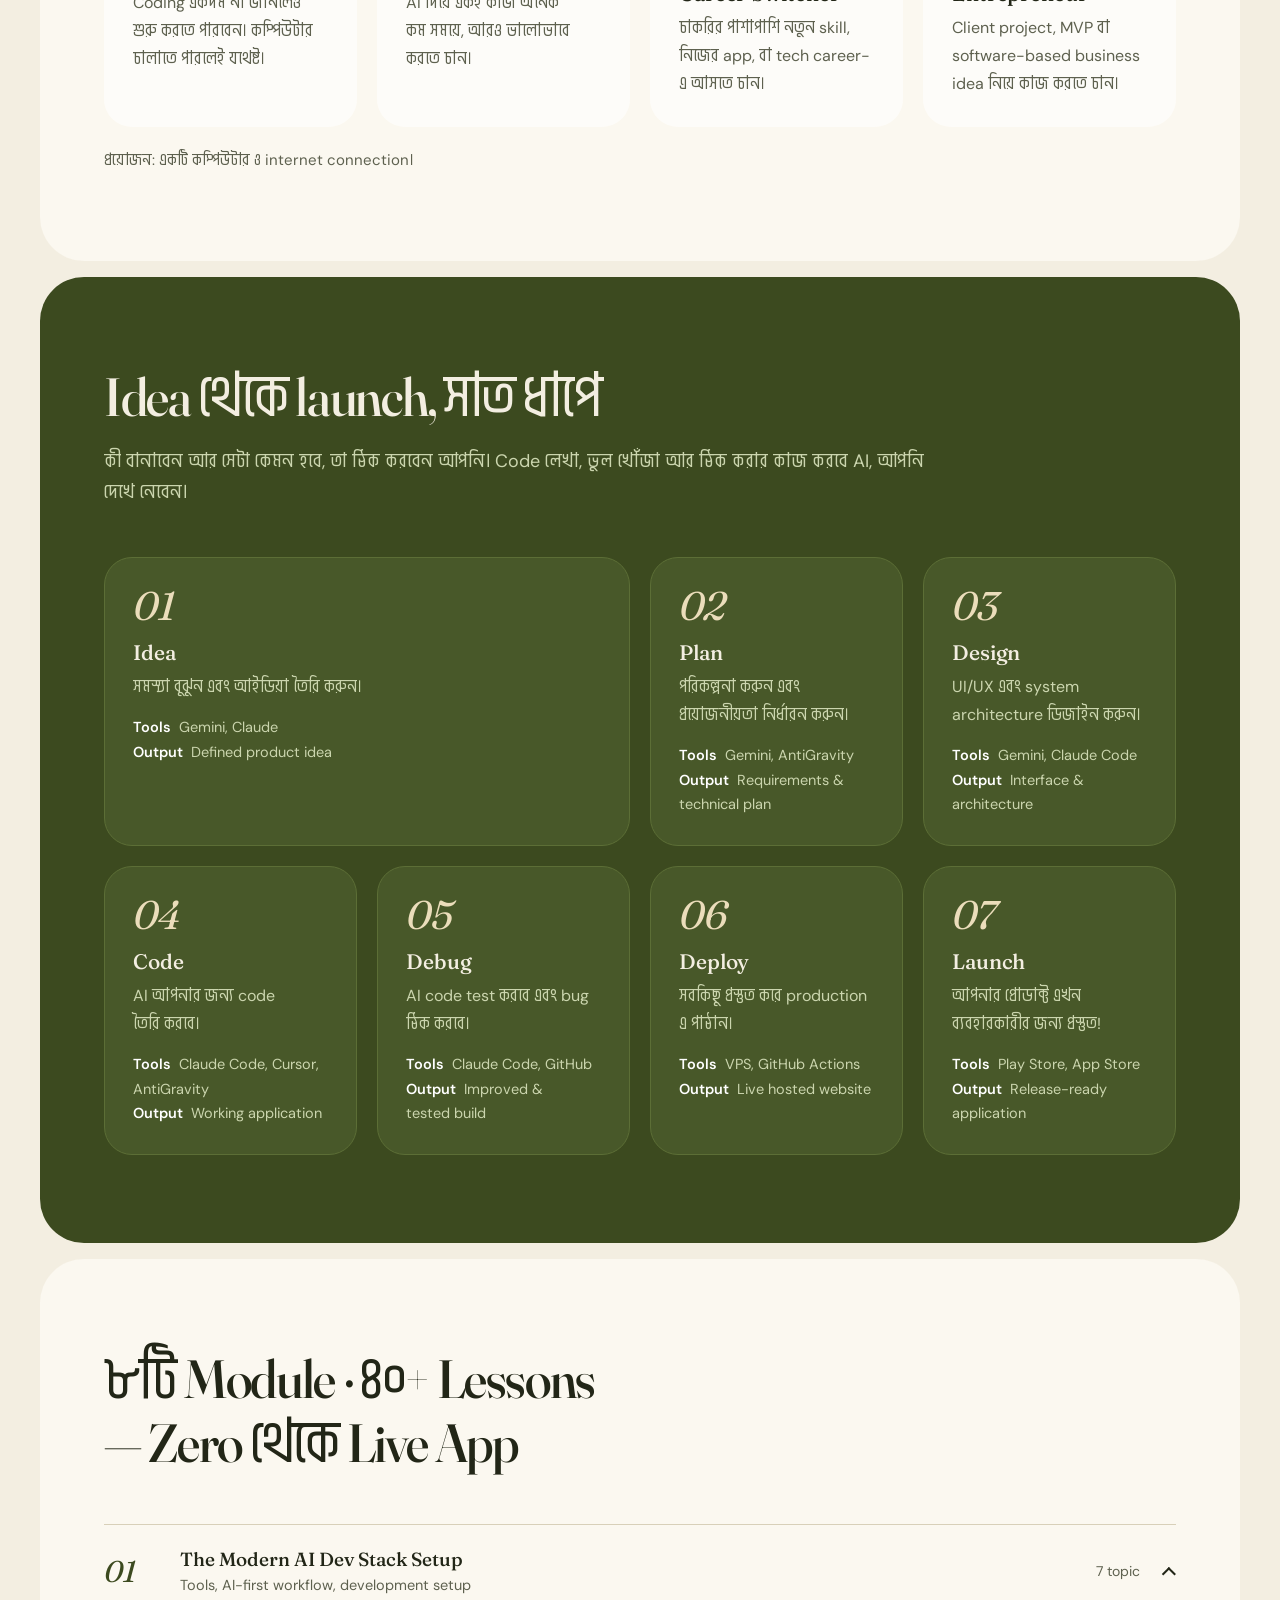
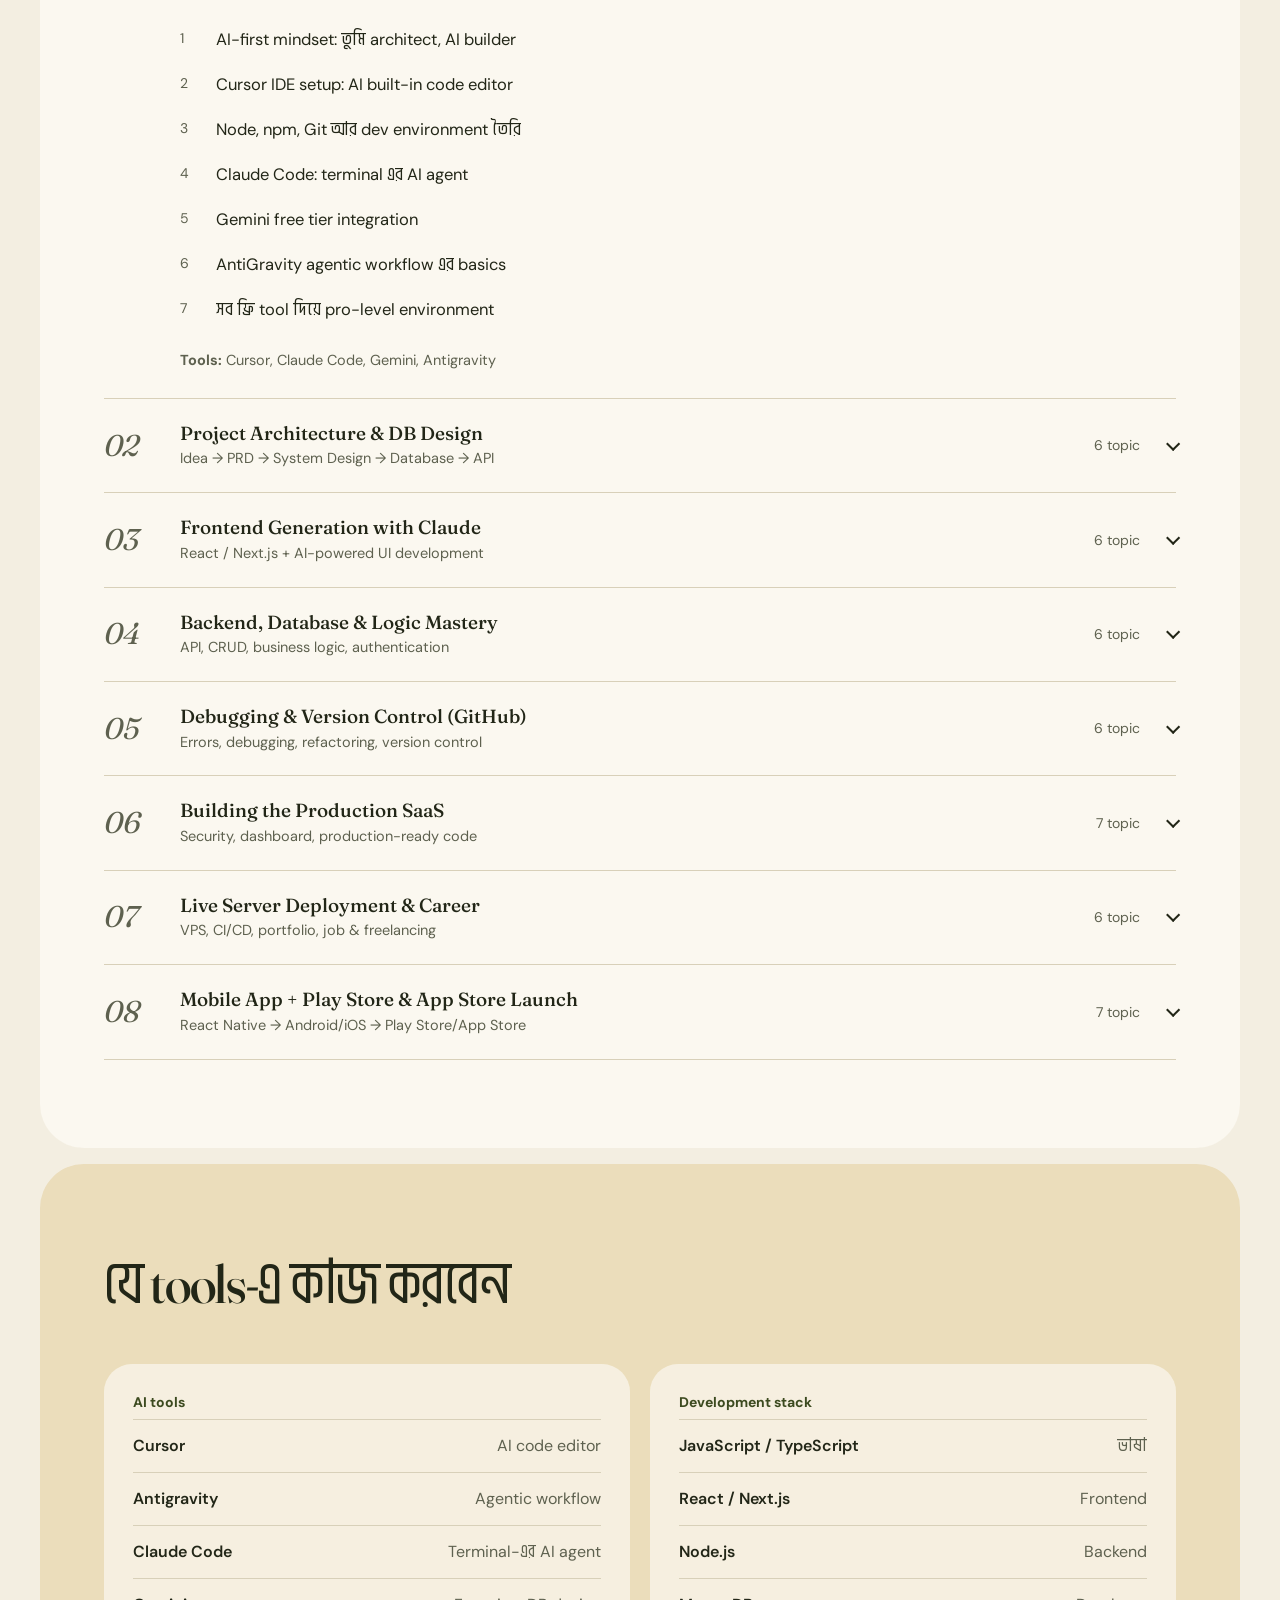
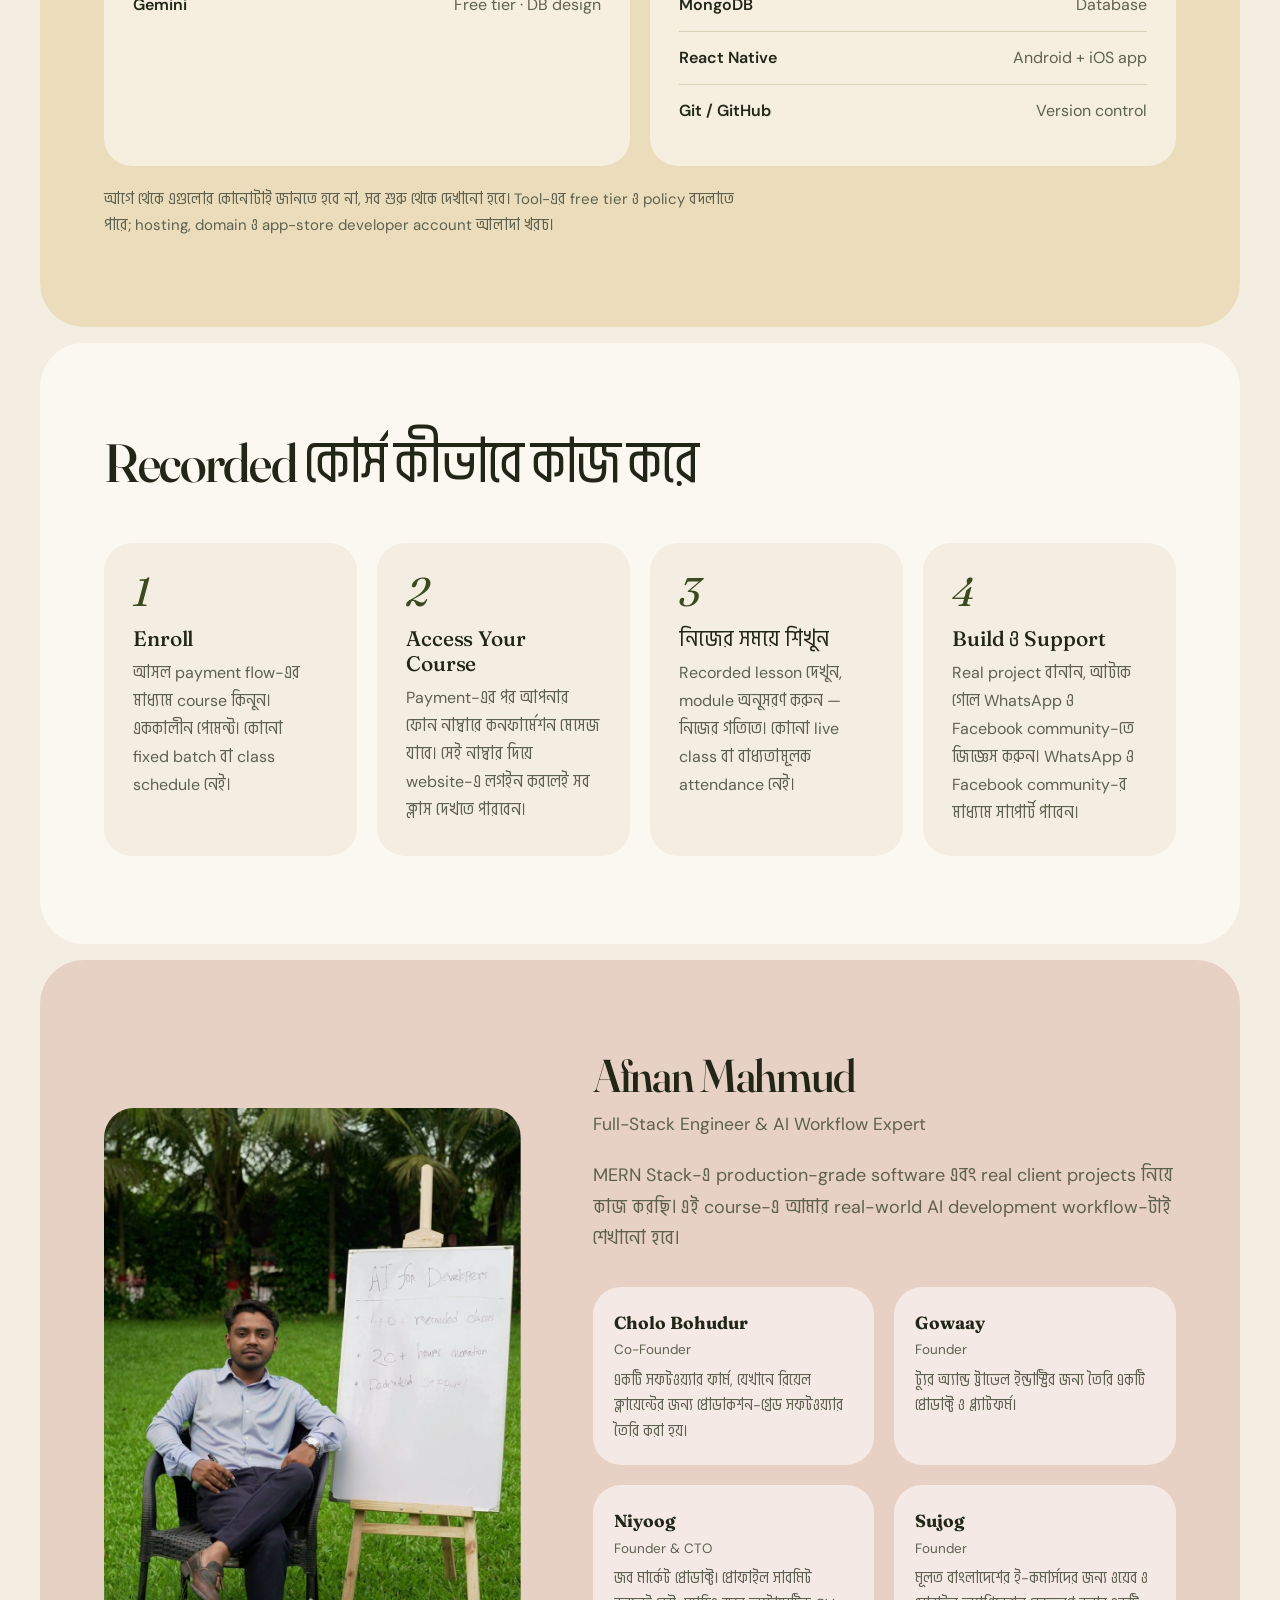
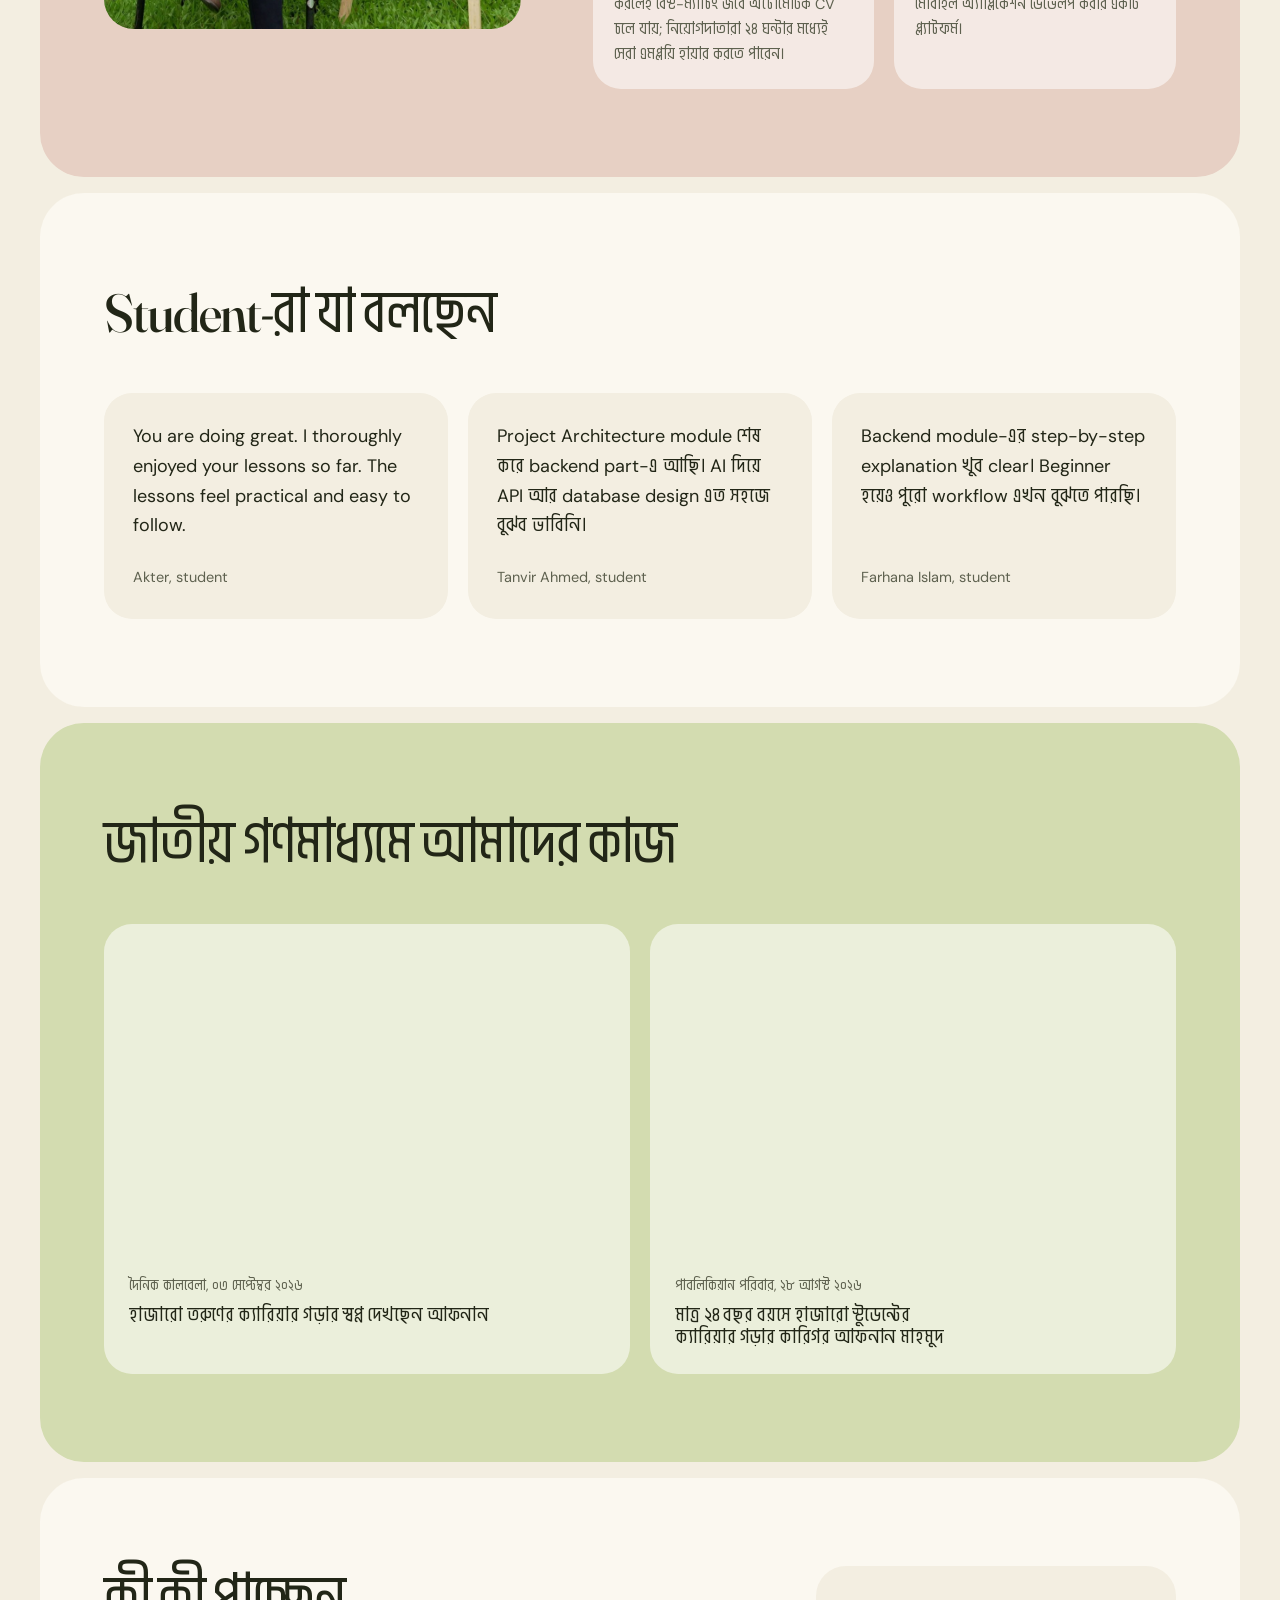
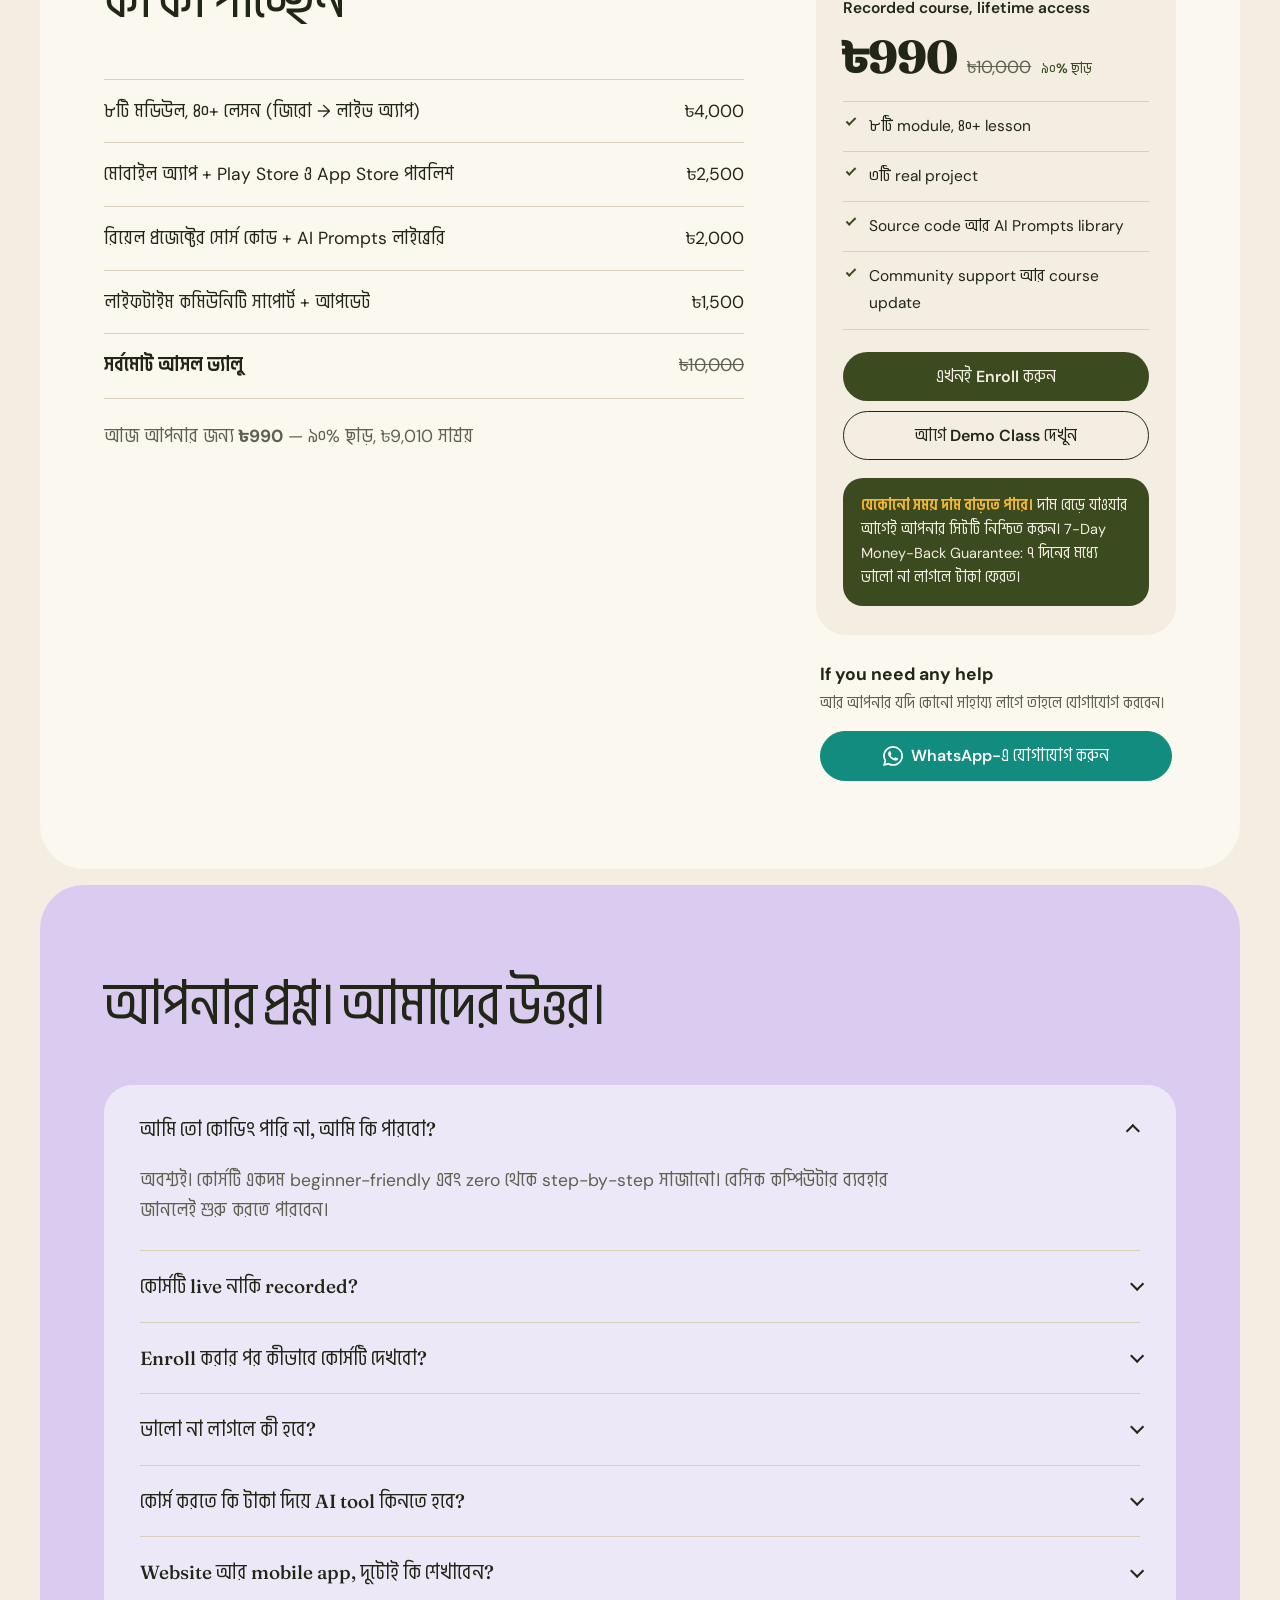
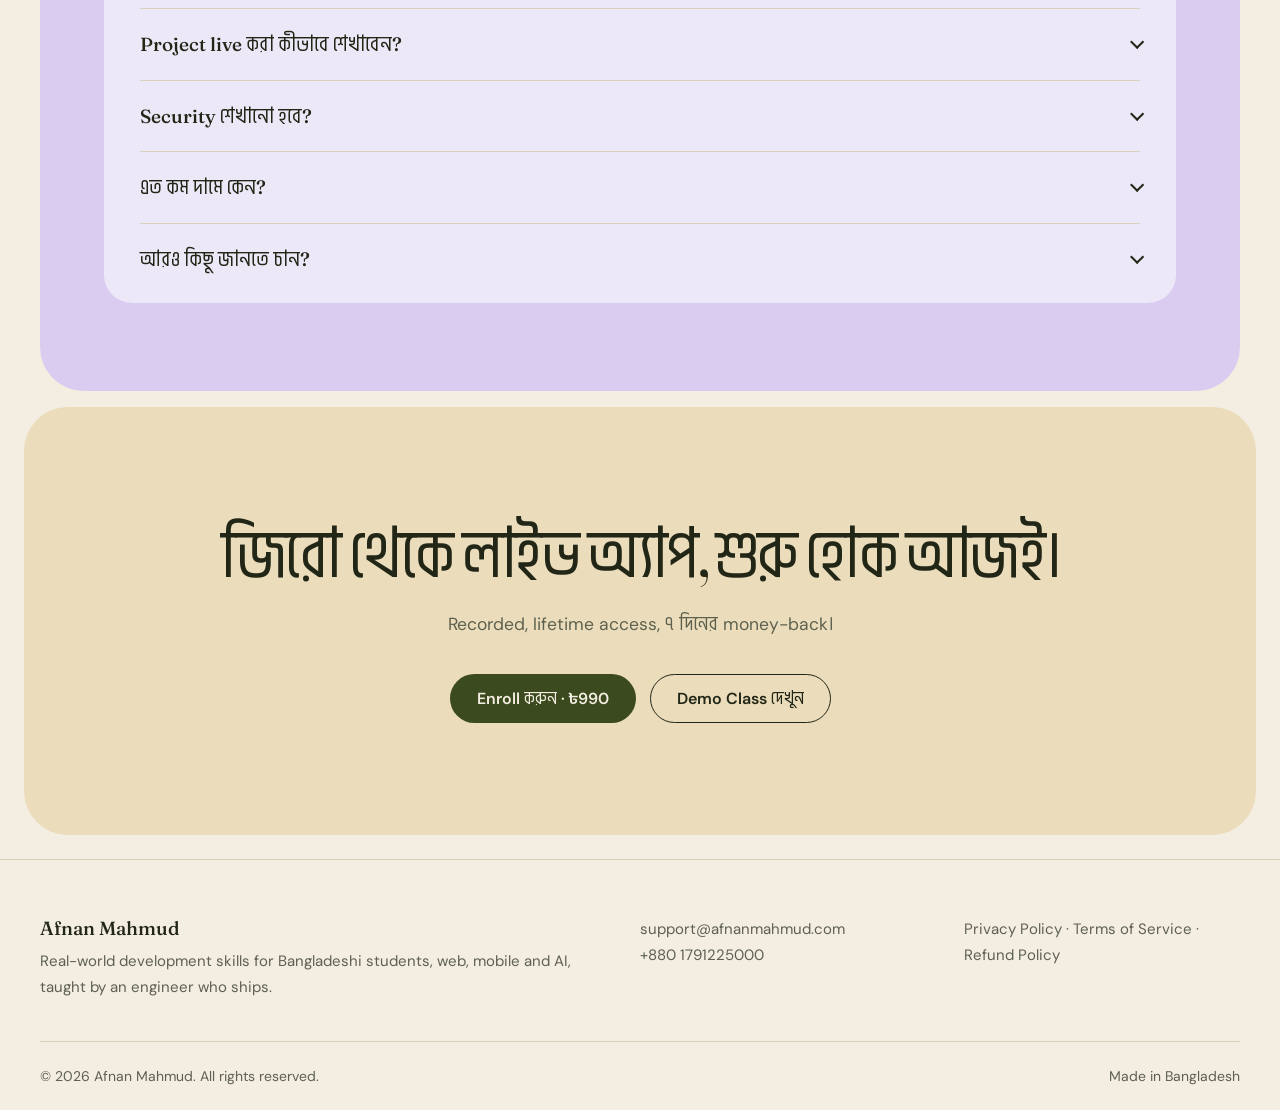
<file: v2/folk.html>
<!doctype html>
<html lang="bn">
<head>
<meta charset="utf-8">
<meta name="viewport" content="width=device-width, initial-scale=1">
<title>AI for Developers — Afnan Mahmud</title>
<meta name="description" content="বাংলায় রেকর্ডেড কোর্স: AI দিয়ে idea থেকে live website আর mobile app পর্যন্ত।">
<link rel="icon" href="../assets/afnan-mark.png">
<link rel="preconnect" href="https://fonts.googleapis.com"><link rel="preconnect" href="https://fonts.gstatic.com" crossorigin>
<link href="https://fonts.googleapis.com/css2?family=Fraunces:ital,opsz,wght@0,9..144,400;0,9..144,500;1,9..144,400&family=DM+Sans:wght@400;500;600&family=Anek+Bangla:wght@400;600;800&display=swap" rel="stylesheet">
<link rel="stylesheet" href="kit.css">
<link rel="stylesheet" href="folk.css">
<link rel="stylesheet" href="motion.css">
<script>if(!matchMedia("(prefers-reduced-motion: reduce)").matches&&!/[?&]still/.test(location.search))document.documentElement.classList.add("motion")</script>
</head>
<body class="t-folk">
<a class="skip" href="#about">Skip to content</a>

<header class="top" id="top">
  <div class="wrap top-in">
    <a class="brand" href="#top"><img src="../assets/afnan-mark.png" alt="" width="32" height="32"><span>Afnan Mahmud</span></a>
    <nav class="menu" aria-label="Page sections">
      <a href="#build">প্রজেক্ট</a><a href="#path">ধাপ</a><a href="#curriculum">কারিকুলাম</a><a href="#instructor">ইন্সট্রাক্টর</a><a href="#reviews">রিভিউ</a><a href="#faq">প্রশ্ন</a>
    </nav>
    <a class="btn btn-p btn-sm" data-enroll>Enroll · ৳990</a>
  </div>
</header>

<main>
  <section class="hero">
    <div class="wrap hero-grid">
      <div class="hero-text">
        <p class="hero-kick">বাংলায় রেকর্ডেড কোর্স, নিজের সময়ে শিখুন</p>
        <h1 id="h1"></h1>
        <p class="lede" id="lede"></p>
        <div class="buy">
          <p class="price"><b>৳990</b><s>৳10,000</s></p>
          <a class="btn btn-p" data-enroll>Enroll করুন</a>
          <button type="button" class="btn btn-l js-demo">Demo Class দেখুন</button>
        </div>
        <p class="fine">২৫০০+ জন student কোর্সটি শুরু করেছেন। ৭ দিনের মধ্যে ভালো না লাগলে টাকা ফেরত, আর access পাবেন lifetime।</p>
      </div>
      <figure class="hero-media">
        <button type="button" class="video js-demo" aria-label="Demo Class দেখুন">
          <img src="../assets/demo-poster-fill.jpg" alt="Afnan Mahmud কোর্সের demo class-এ কথা বলছেন" width="548" height="720">
          <span class="play" aria-hidden="true"><svg viewBox="0 0 24 24" width="22" height="22"><path d="M8 5v14l11-7z" fill="currentColor"/></svg></span>
        </button>
        <figcaption>Demo class · Afnan Mahmud</figcaption>
      </figure>
    </div>
  </section>

  <div class="wrap"><dl class="facts grid" id="facts"></dl></div>

  <section id="about" class="sec"><div class="wrap">
    <div class="sec-h"><h2>কোর্সটা কেমন</h2><p id="intro-p"></p></div>
    <div class="cmp grid" id="approach"></div>
  </div></section>

  <section id="build" class="sec tint"><div class="wrap">
    <div class="sec-h"><h2 id="build-h"></h2><p id="build-sub"></p></div>
    <div class="bento grid" id="outcomes"></div>
    <h3 class="sub-h">তিনটি real project</h3>
    <div class="proj grid" id="projects"></div>
  </div></section>

  <section id="audience" class="sec"><div class="wrap">
    <div class="sec-h"><h2 id="aud-h"></h2></div>
    <div class="aud grid" id="audience-list"></div>
    <p class="note" id="aud-note"></p>
  </div></section>

  <section id="path" class="sec dark"><div class="wrap">
    <div class="sec-h"><h2>Idea থেকে launch, সাত ধাপে</h2><p id="path-sub"></p></div>
    <ol class="stg grid" id="stages"></ol>
  </div></section>

  <section id="curriculum" class="sec"><div class="wrap">
    <div class="sec-h"><h2 id="syl-h"></h2></div>
    <div class="acc syl" id="modules"></div>
  </div></section>

  <section id="tools" class="sec tint"><div class="wrap">
    <div class="sec-h"><h2>যে tools-এ কাজ করবেন</h2></div>
    <div class="toolbox grid" id="tools-list"></div>
    <p class="note" id="tools-note"></p>
  </div></section>

  <section id="how" class="sec"><div class="wrap">
    <div class="sec-h"><h2 id="how-h"></h2></div>
    <ol class="how grid" id="how-list"></ol>
  </div></section>

  <section id="instructor" class="sec tint"><div class="wrap">
    <div class="person">
      <img src="../assets/mentor-1200.jpg" alt="Afnan Mahmud" loading="lazy" width="1188" height="1200">
      <div>
        <h2 id="ins-name"></h2>
        <p class="role" id="ins-role"></p>
        <p class="prose" id="ins-bio"></p>
        <dl class="ventures grid" id="ventures"></dl>
      </div>
    </div>
  </div></section>

  <section id="reviews" class="sec"><div class="wrap">
    <div class="sec-h"><h2 id="rev-h"></h2></div>
    <div class="quotes grid" id="quotes"></div>
  </div></section>

  <section id="news" class="sec tint"><div class="wrap">
    <div class="sec-h"><h2 id="news-h"></h2></div>
    <div class="clips grid" id="clips"></div>
  </div></section>

  <section id="pricing" class="sec"><div class="wrap price-wrap">
    <div class="price-l">
      <div class="sec-h"><h2>কী কী পাচ্ছেন</h2></div>
      <table class="bill" id="bill"></table>
    </div>
    <div class="rail">
      <aside class="ticket" aria-label="Enroll">
        <p class="ticket-title">Recorded course, lifetime access</p>
        <p class="ticket-price"><b>৳990</b><s>৳10,000</s><span>৯০% ছাড়</span></p>
        <ul class="ticks">
          <li>৮টি module, ৪০+ lesson</li><li>৩টি real project</li><li>Source code আর AI Prompts library</li><li>Community support আর course update</li>
        </ul>
        <a class="btn btn-p btn-block" data-enroll>এখনই Enroll করুন</a>
        <button type="button" class="btn btn-l btn-block js-demo">আগে Demo Class দেখুন</button>
        <p class="ticket-note" id="ticket-note"></p>
      </aside>
      <div class="help">
        <p class="help-t">If you need any help</p>
        <p class="help-d">আর আপনার যদি কোনো সাহায্য লাগে তাহলে যোগাযোগ করবেন।</p>
        <a class="btn btn-wa btn-block" href="https://wa.me/8801791225000" target="_blank" rel="noopener"><svg viewBox="0 0 24 24" aria-hidden="true"><path d="M17.47 14.38c-.3-.15-1.76-.87-2.03-.97-.27-.1-.47-.15-.67.15-.2.3-.77.97-.94 1.16-.17.2-.35.22-.64.07-.3-.15-1.26-.46-2.39-1.48-.88-.79-1.48-1.76-1.65-2.06-.17-.3-.02-.46.13-.6.13-.14.3-.35.45-.52.15-.17.2-.3.3-.5.1-.2.05-.37-.02-.52-.08-.15-.67-1.61-.92-2.21-.24-.58-.49-.5-.67-.51h-.57c-.2 0-.52.07-.79.37-.27.3-1.04 1.02-1.04 2.48 0 1.46 1.07 2.88 1.21 3.07.15.2 2.1 3.2 5.08 4.49.71.3 1.26.49 1.69.63.71.23 1.36.2 1.87.12.57-.09 1.76-.72 2-1.42.25-.7.25-1.29.17-1.42-.07-.12-.27-.2-.57-.35zM12.05 21.8h-.01a9.87 9.87 0 0 1-5.03-1.38l-.36-.21-3.74.98 1-3.65-.24-.37a9.86 9.86 0 0 1-1.51-5.26c0-5.45 4.44-9.89 9.89-9.89 2.64 0 5.12 1.03 6.99 2.9a9.83 9.83 0 0 1 2.89 7c0 5.45-4.44 9.88-9.88 9.88zM20.47 3.5A11.8 11.8 0 0 0 12.05 0C5.5 0 .16 5.34.16 11.89c0 2.1.55 4.14 1.59 5.95L.06 24l6.3-1.65a11.9 11.9 0 0 0 5.68 1.45h.01c6.55 0 11.89-5.34 11.89-11.89 0-3.18-1.24-6.17-3.48-8.41z"/></svg>WhatsApp-এ যোগাযোগ করুন</a>
      </div>
    </div>
  </div></section>

  <section id="faq" class="sec tint"><div class="wrap">
    <div class="sec-h"><h2 id="faq-h"></h2></div>
    <div class="acc faq" id="faq-list"></div>
  </div></section>

  <section class="closing">
    <div class="wrap closing-in">
      <h2 id="closing-h"></h2>
      <p>Recorded, lifetime access, ৭ দিনের money-back।</p>
      <div class="closing-act">
        <a class="btn btn-p" data-enroll>Enroll করুন · ৳990</a>
        <button type="button" class="btn btn-l js-demo">Demo Class দেখুন</button>
      </div>
    </div>
  </section>
</main>

<footer class="foot">
  <div class="wrap foot-in">
    <div><p class="foot-brand">Afnan Mahmud</p><p class="foot-about" id="foot-about"></p></div>
    <p class="foot-contact" id="foot-contact"></p>
    <p class="foot-legal">Privacy Policy · Terms of Service · Refund Policy</p>
  </div>
  <div class="wrap foot-end"><span id="copy"></span><span>Made in Bangladesh</span></div>
</footer>

<div class="bar" id="bar"><span>৳990</span><a class="btn btn-p btn-sm" data-enroll>Enroll করুন</a></div>

<script src="../js/content.js"></script>
<script src="kit.js"></script>
<script src="reveal-kit.js"></script>
<script src="common.js"></script>
</body>
</html>
</file>
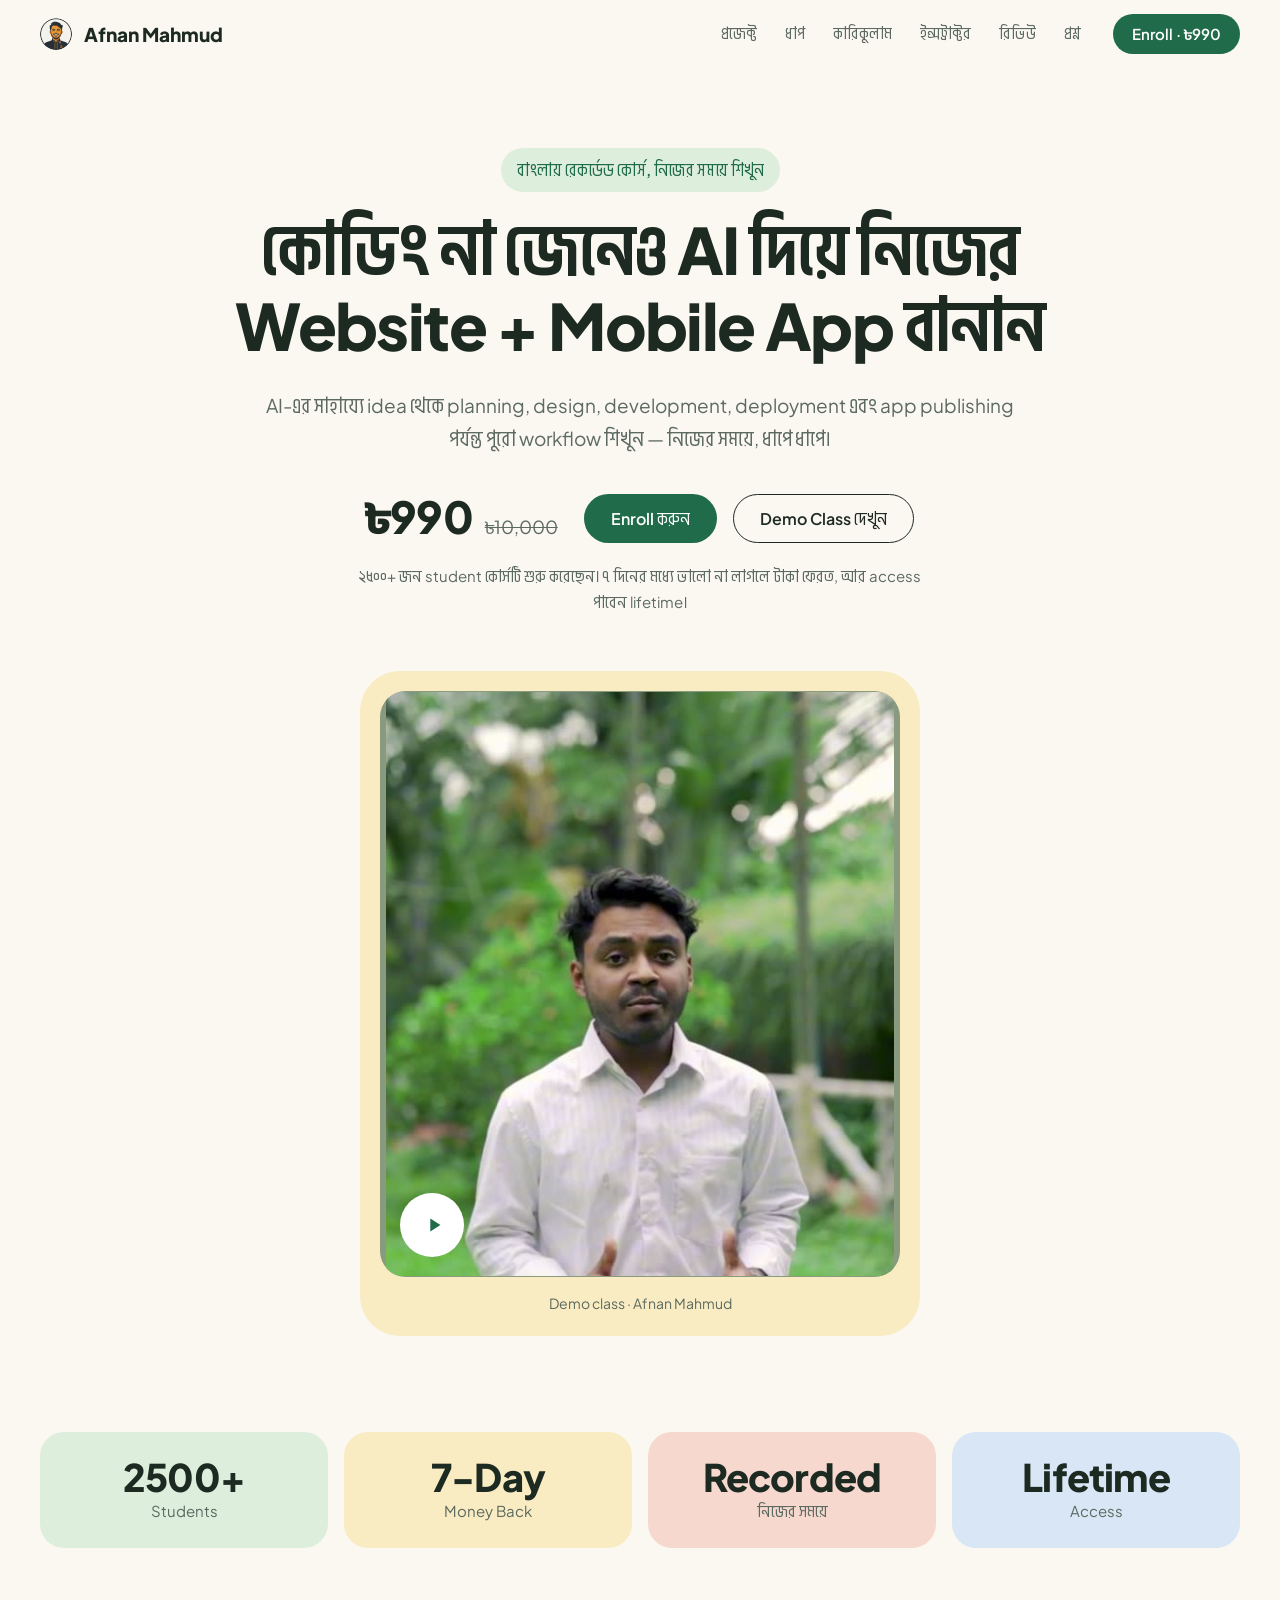
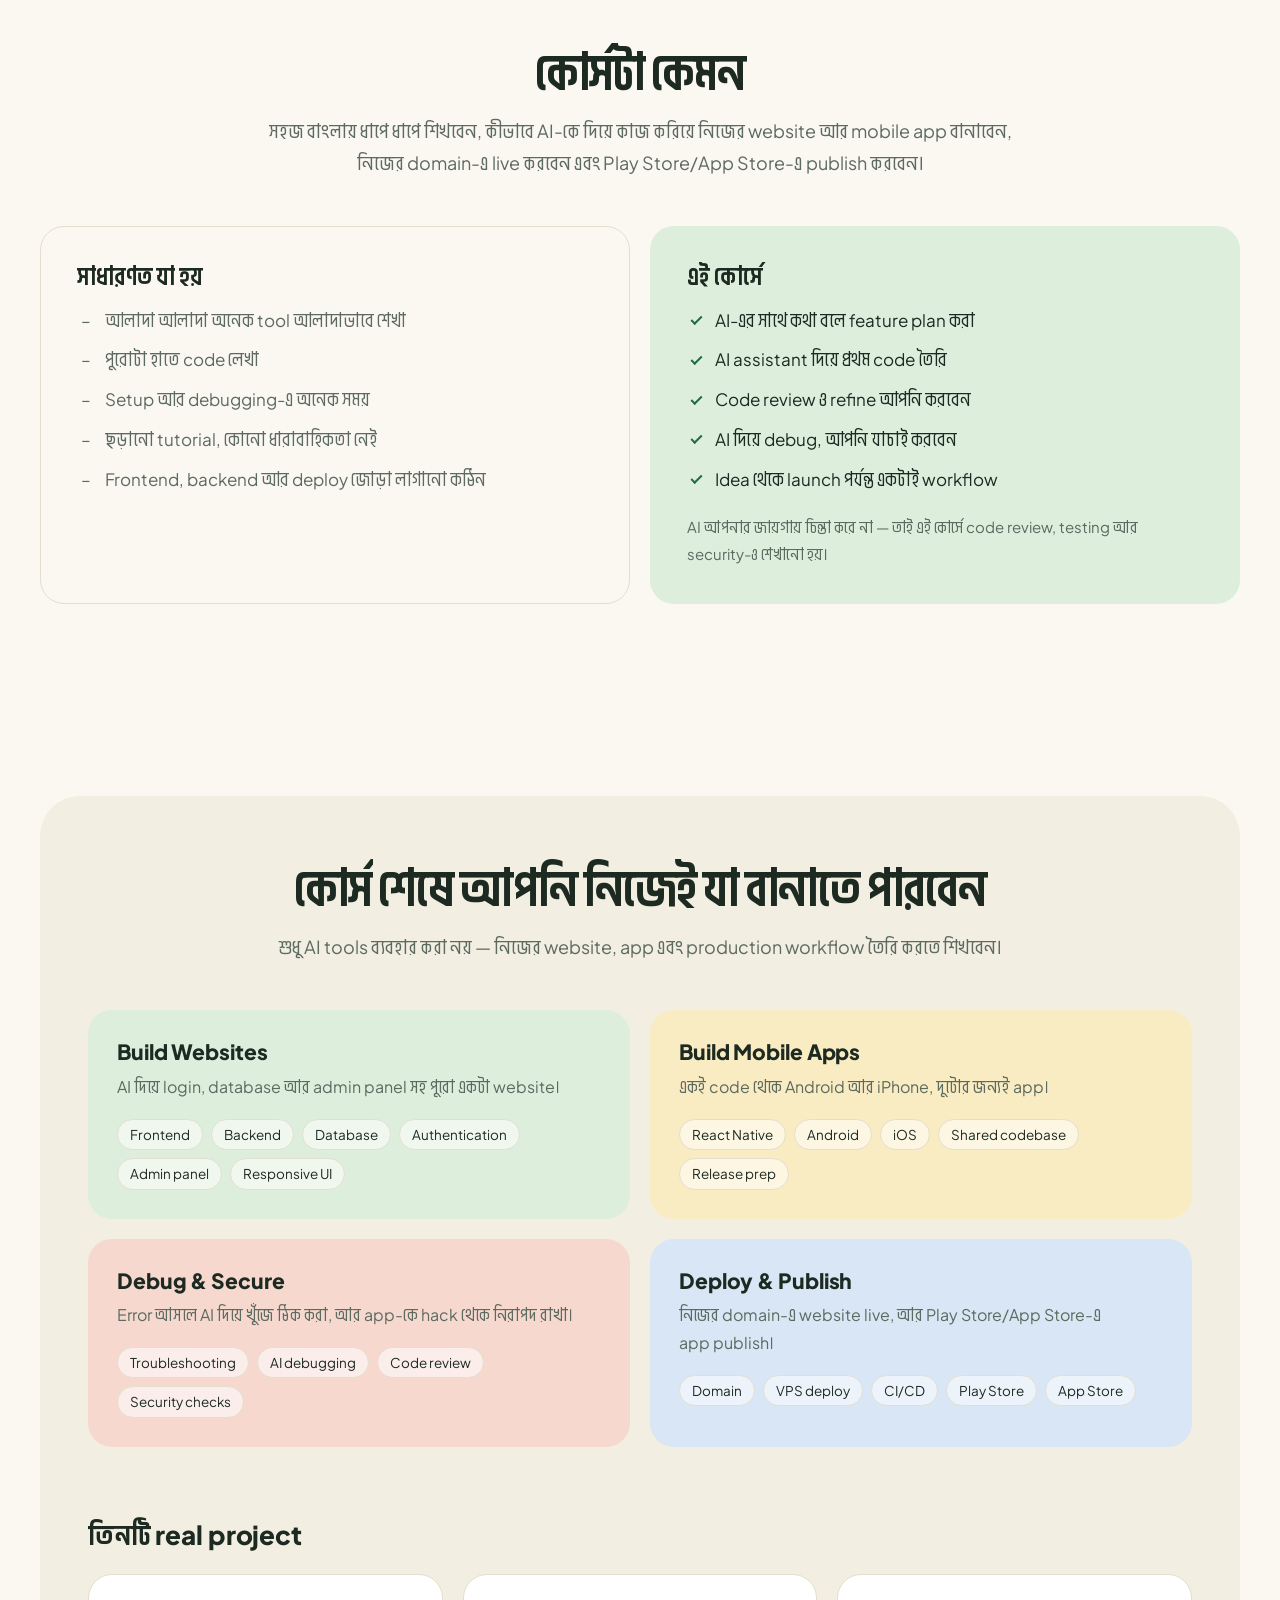
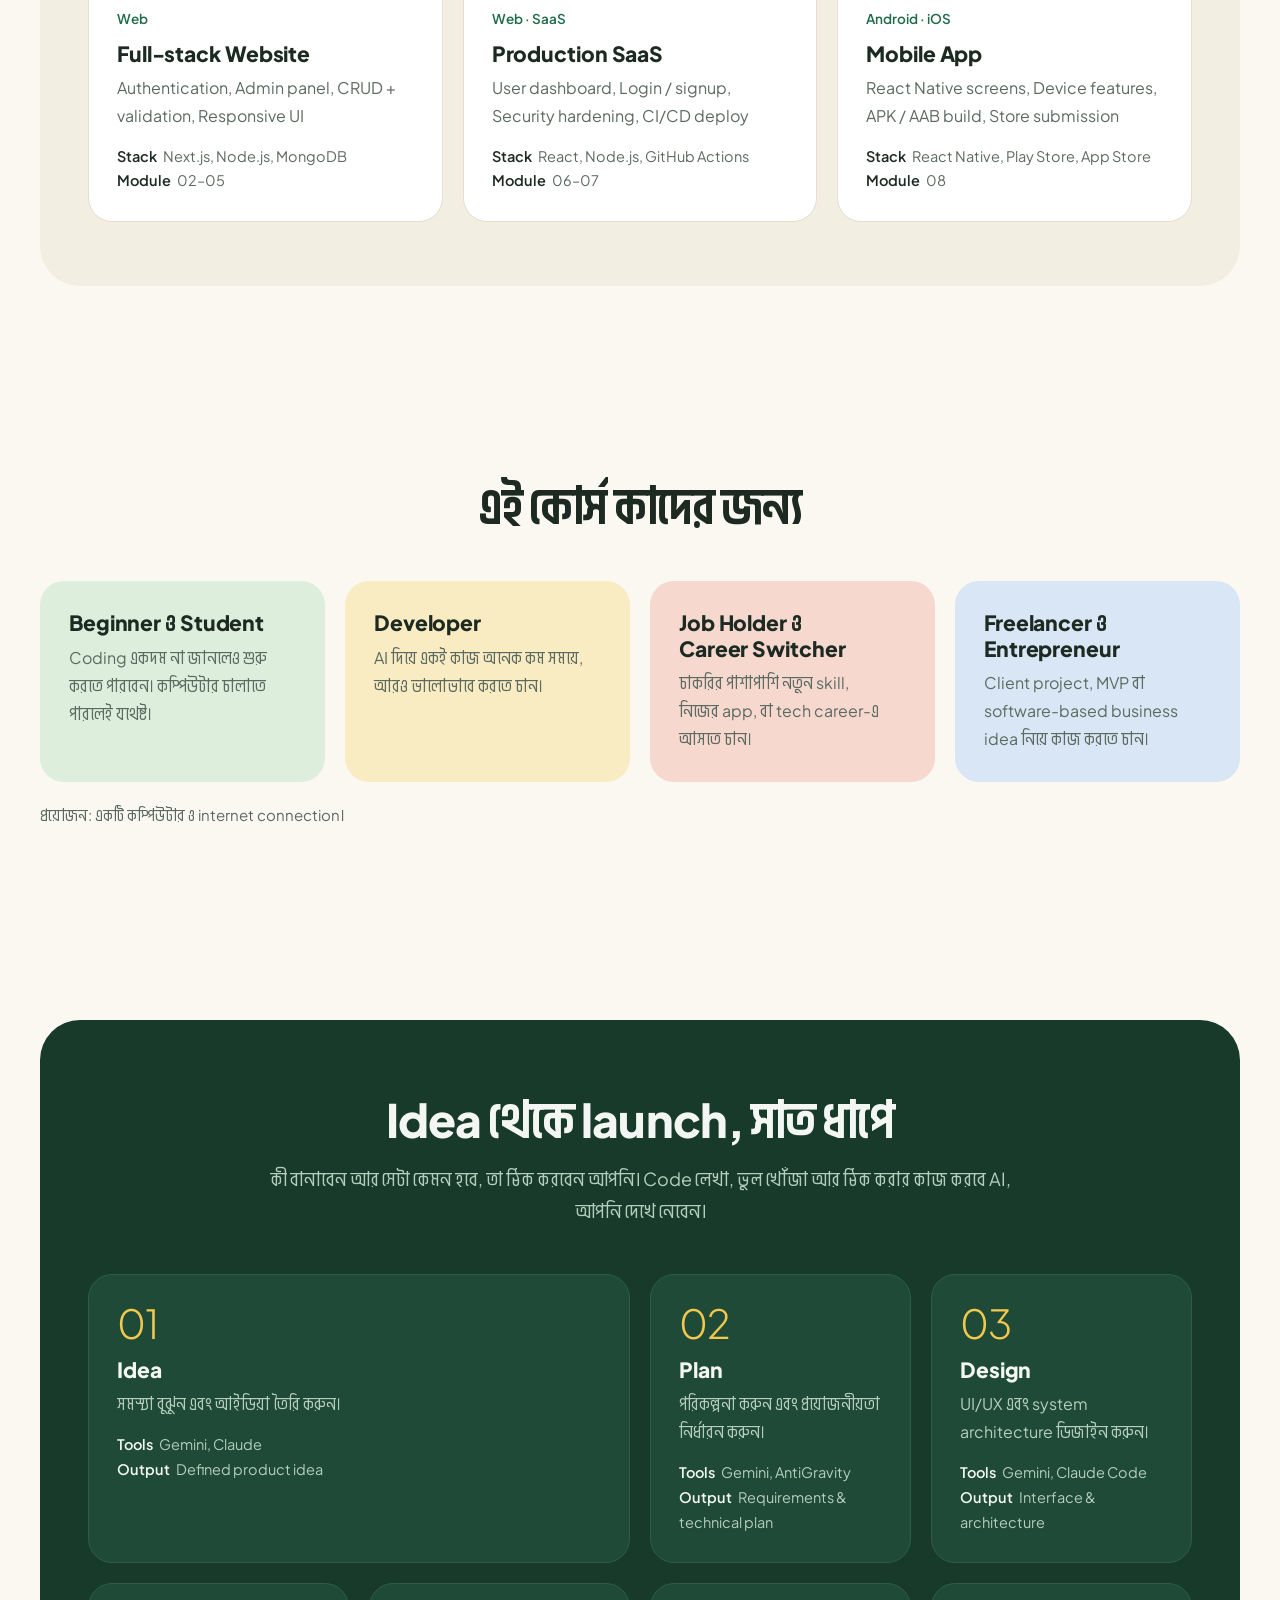
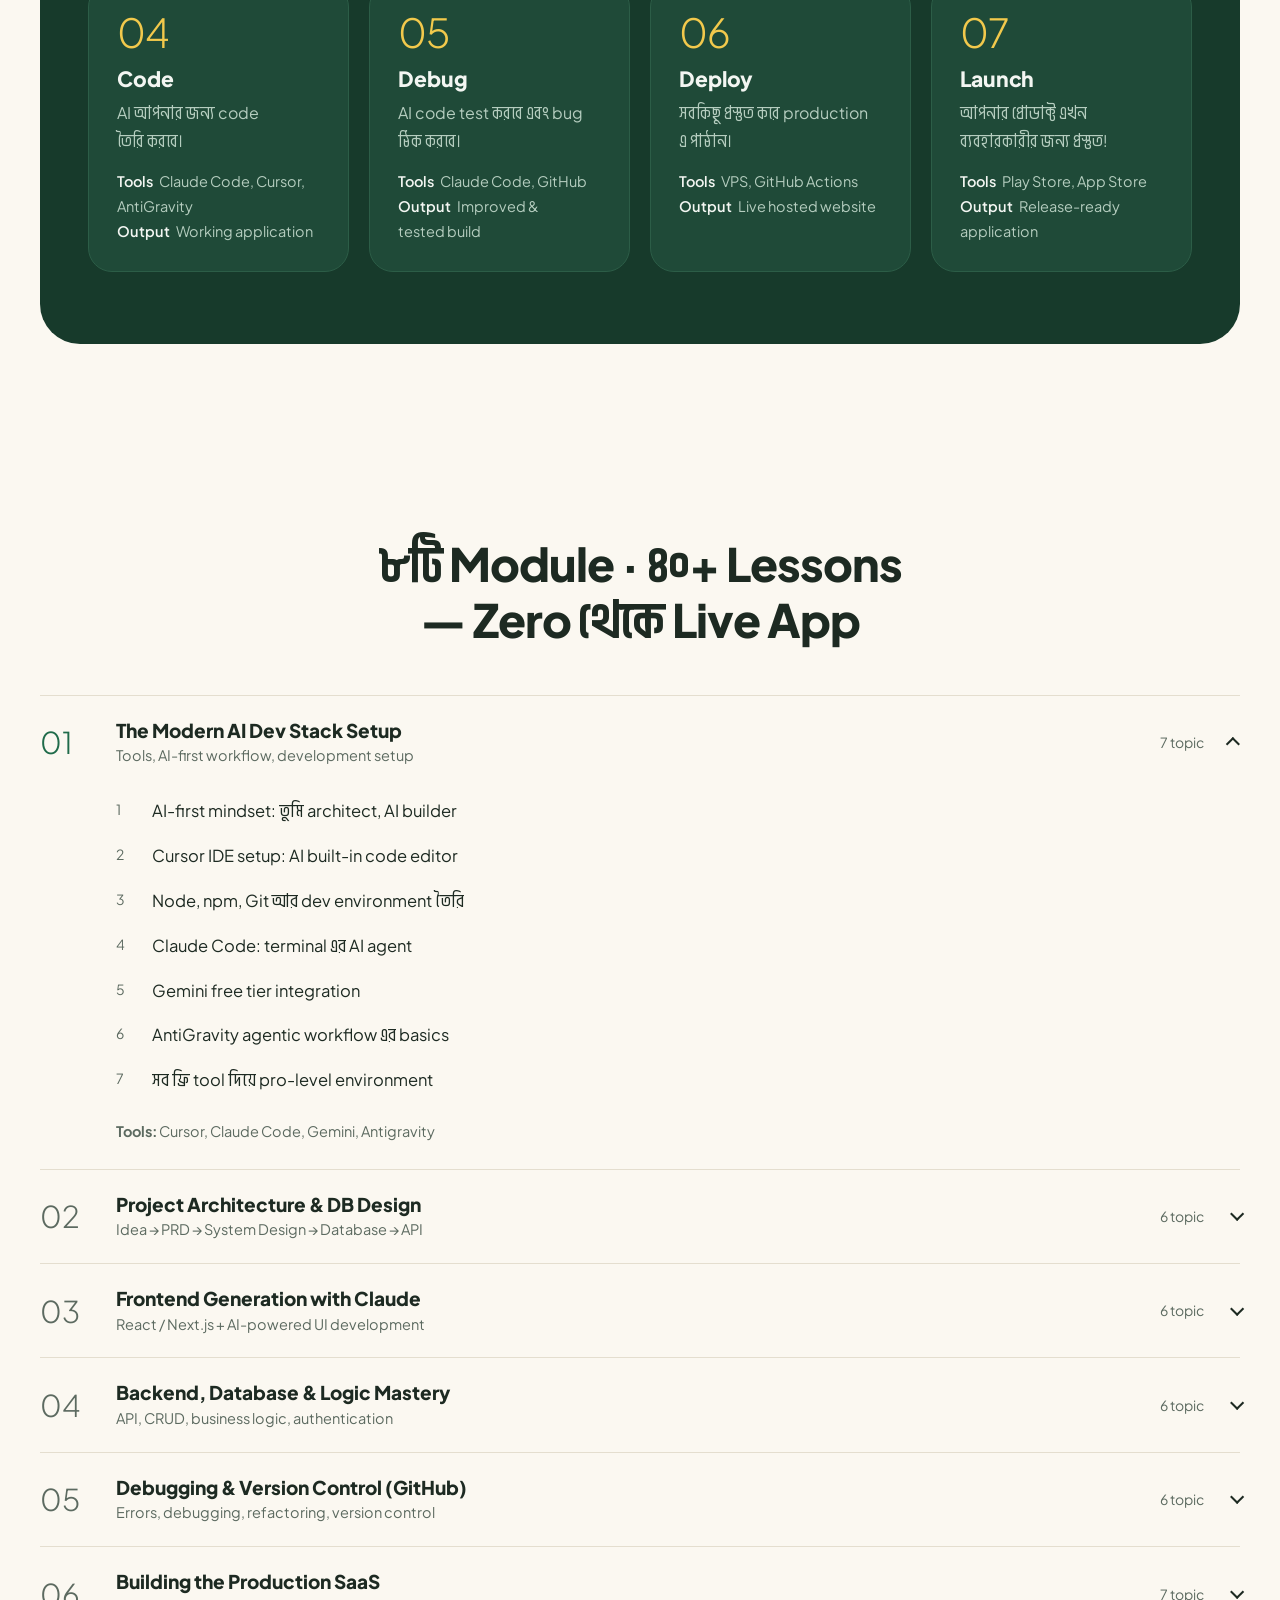
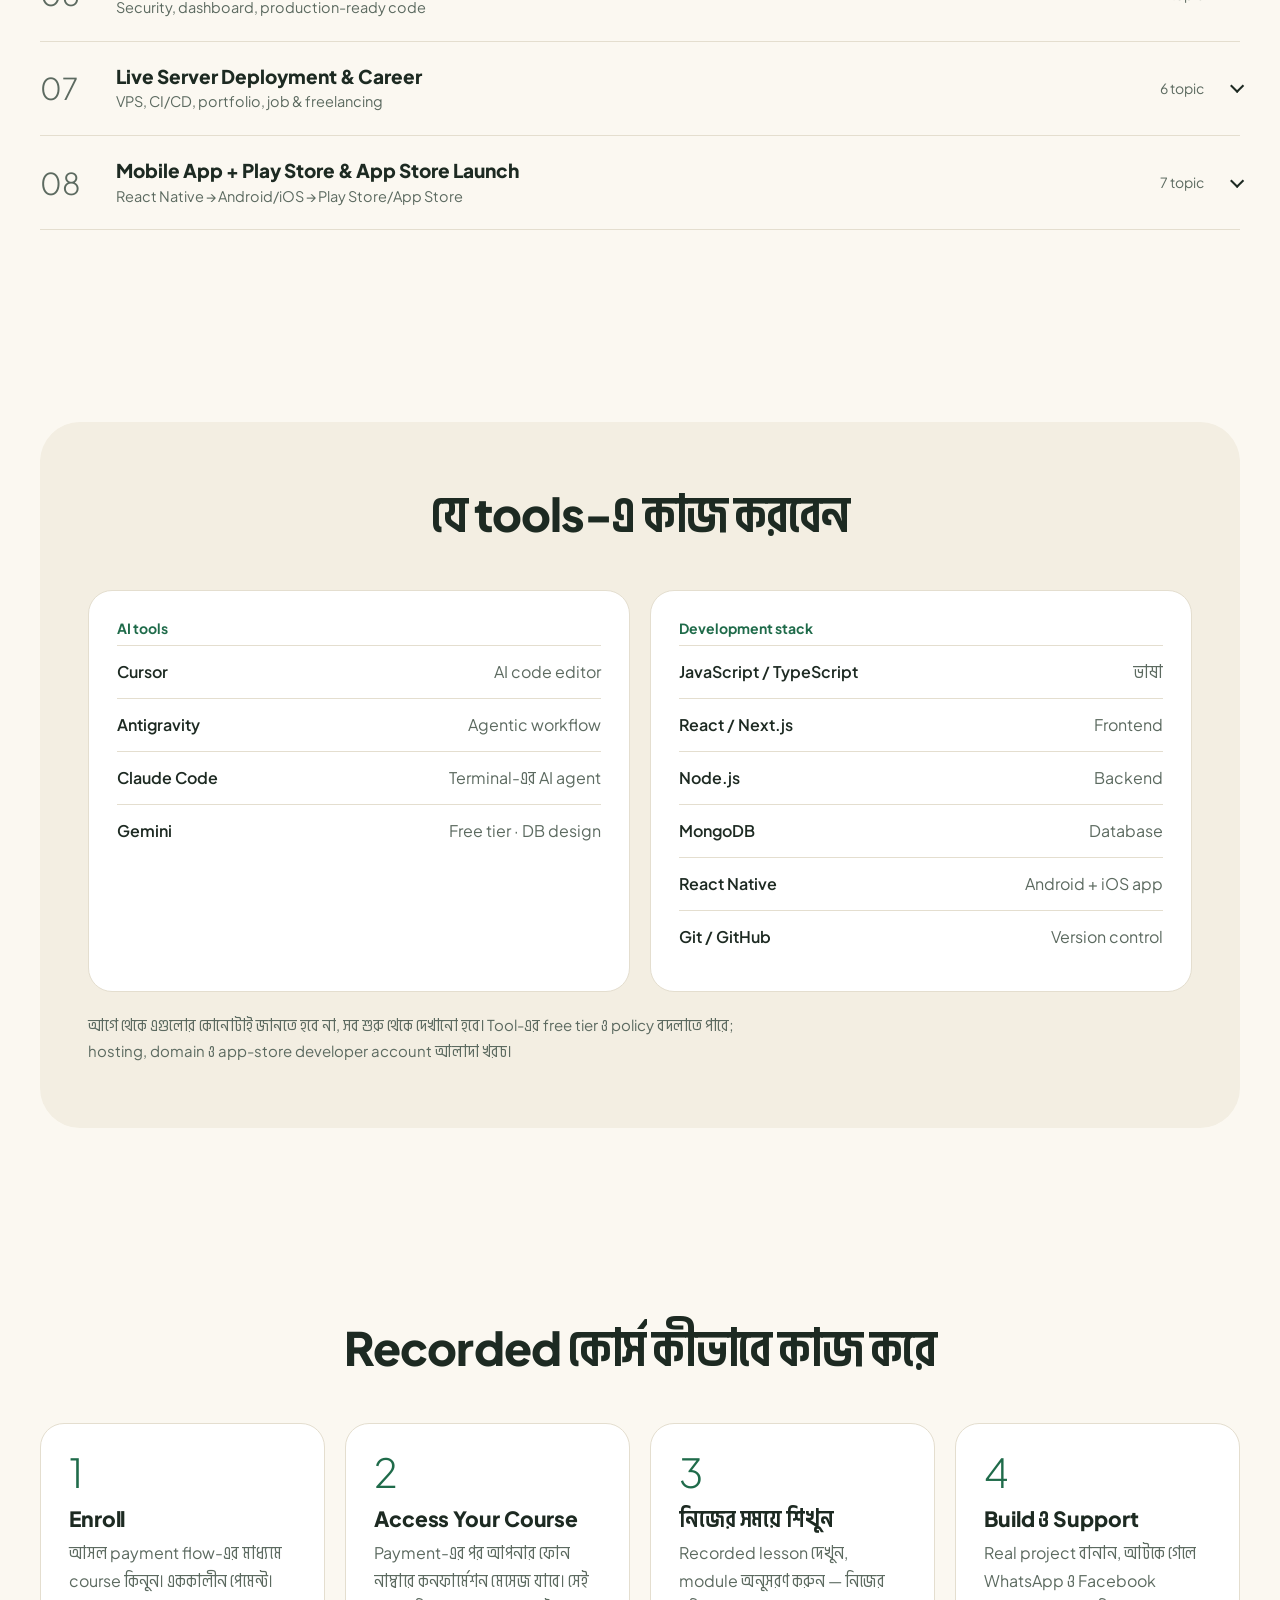
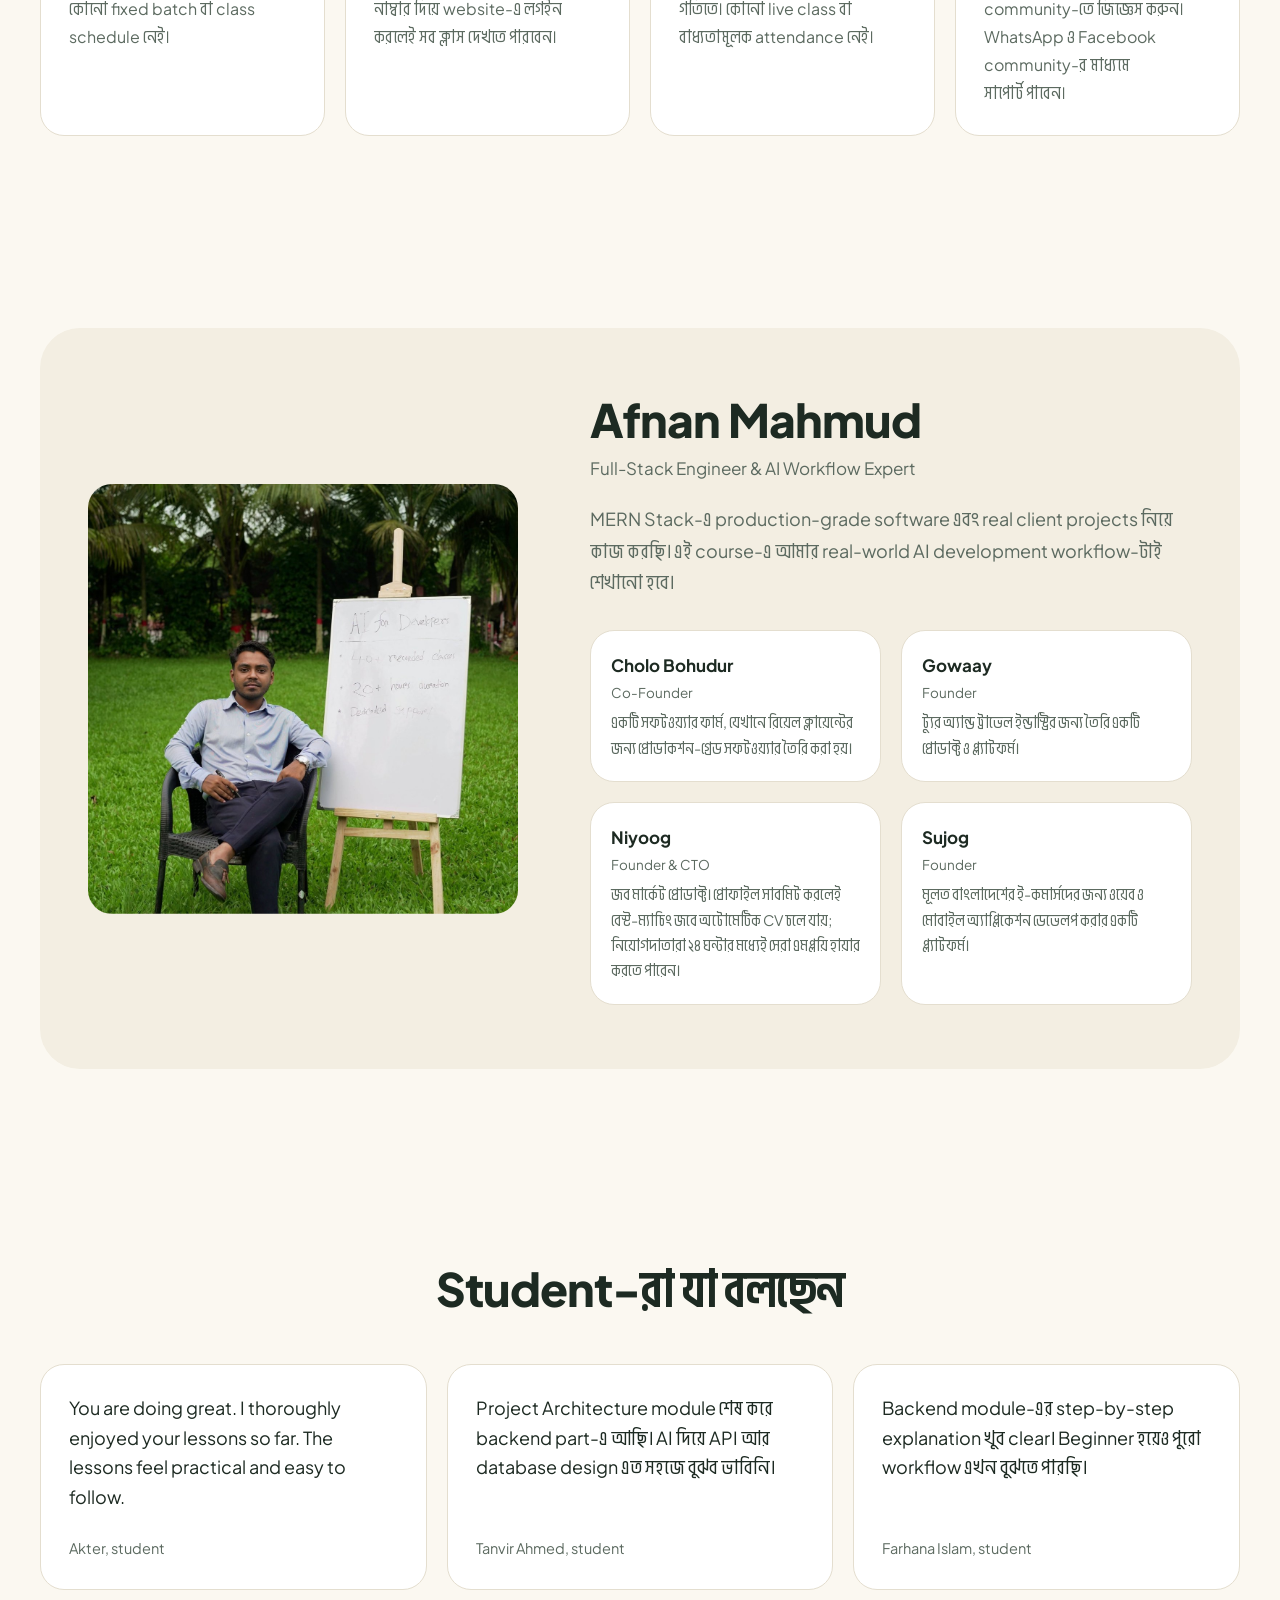
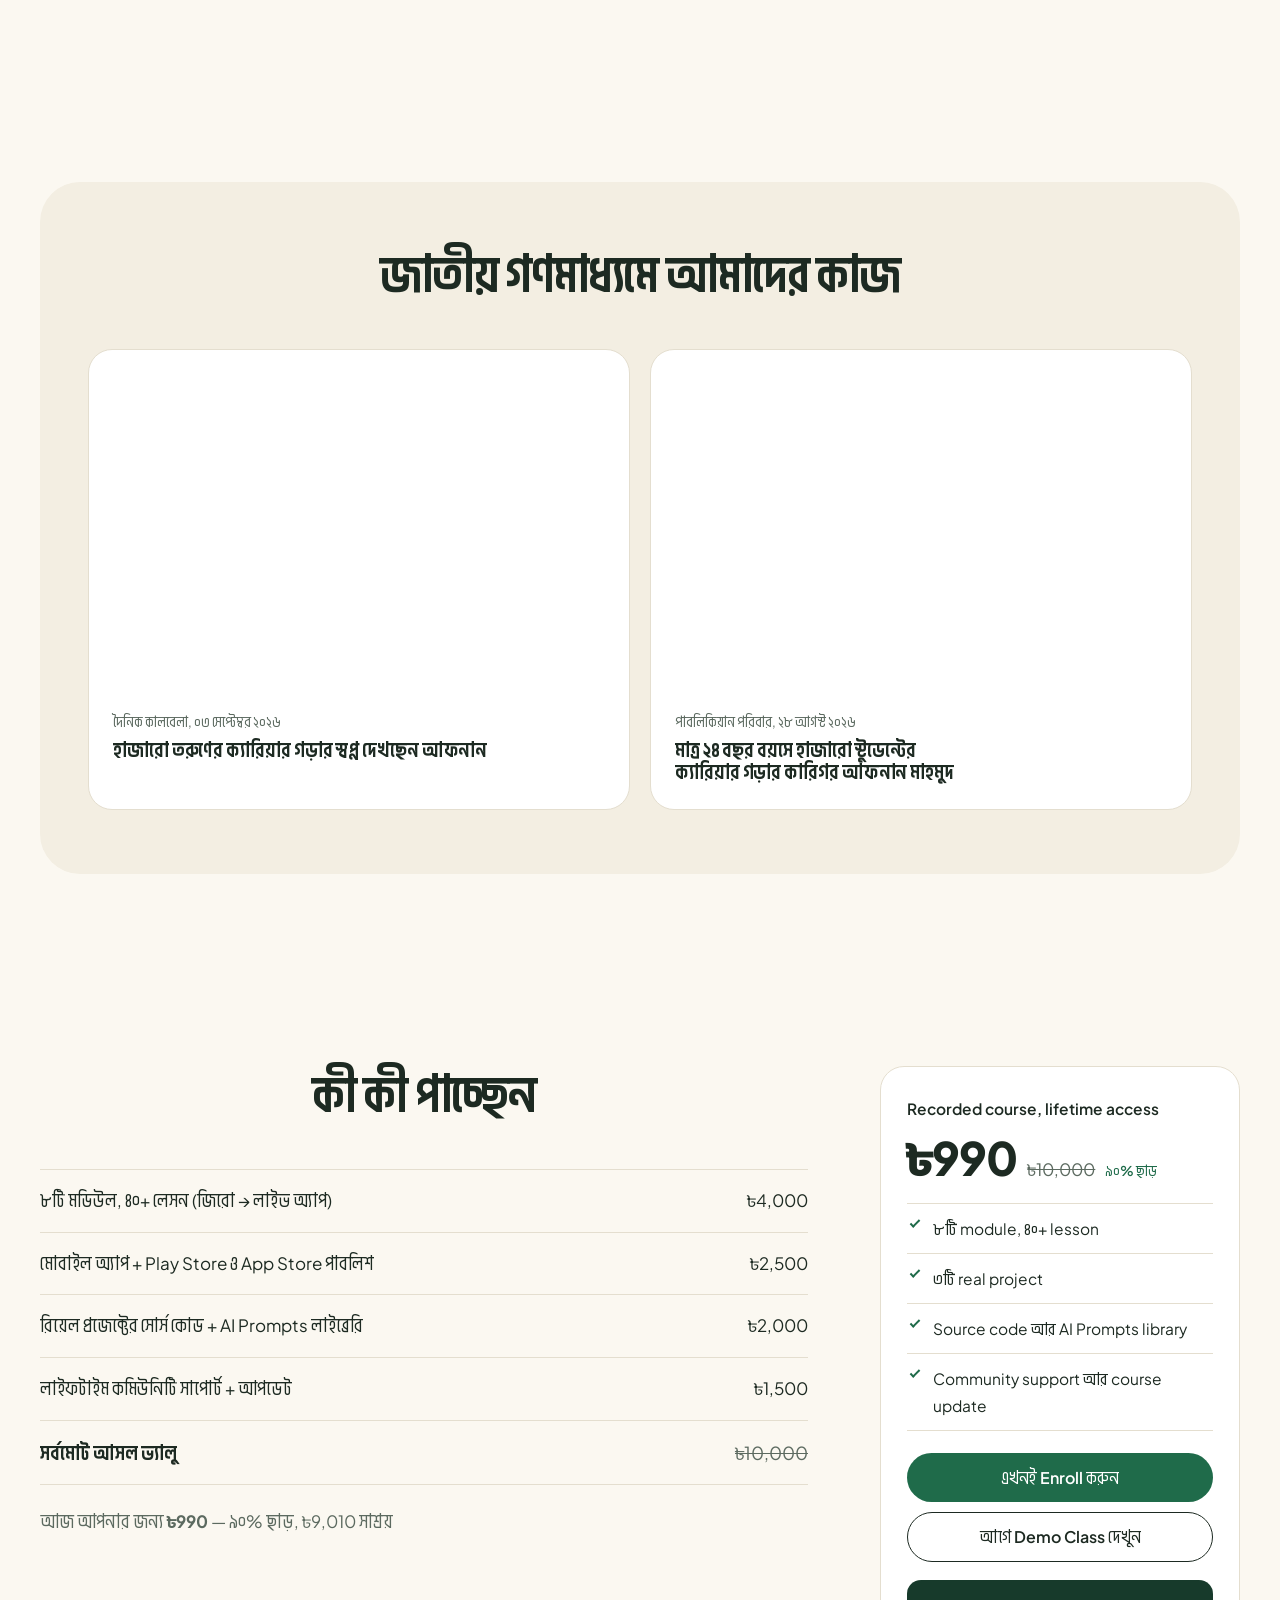
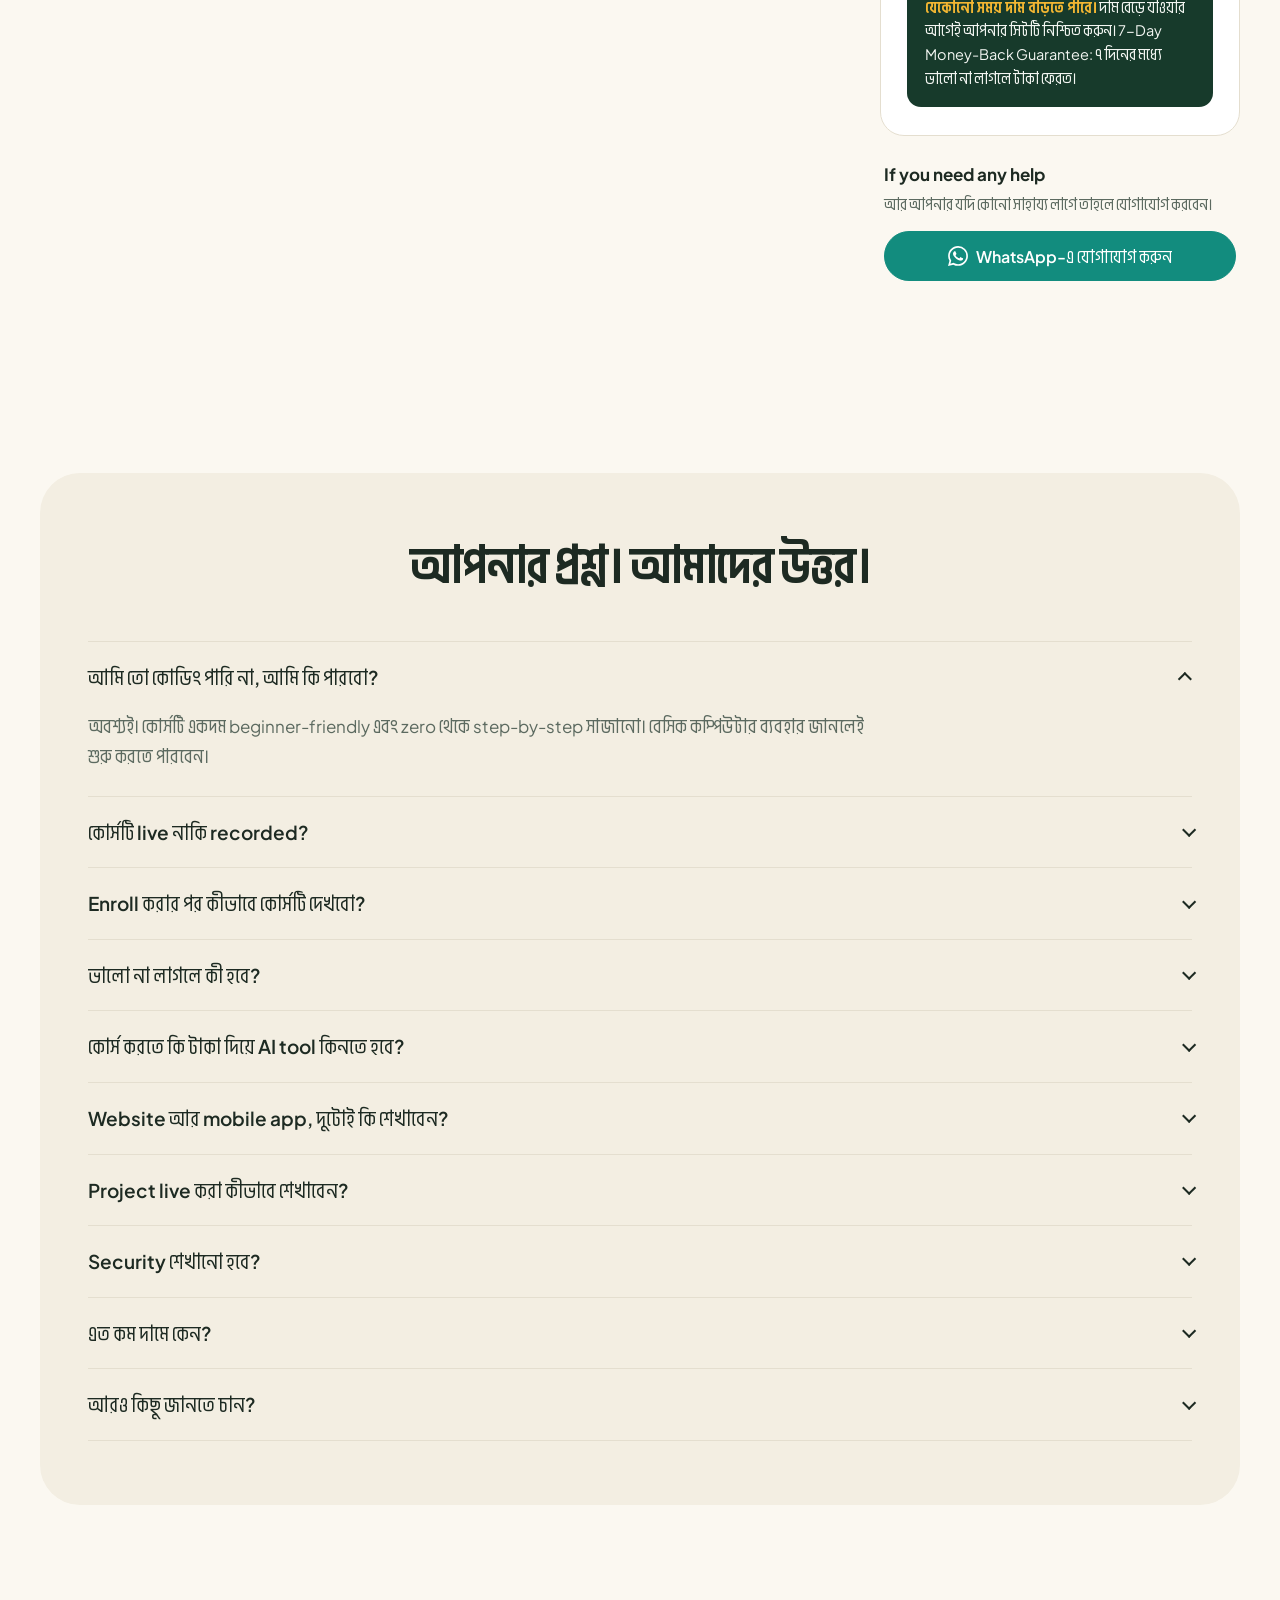
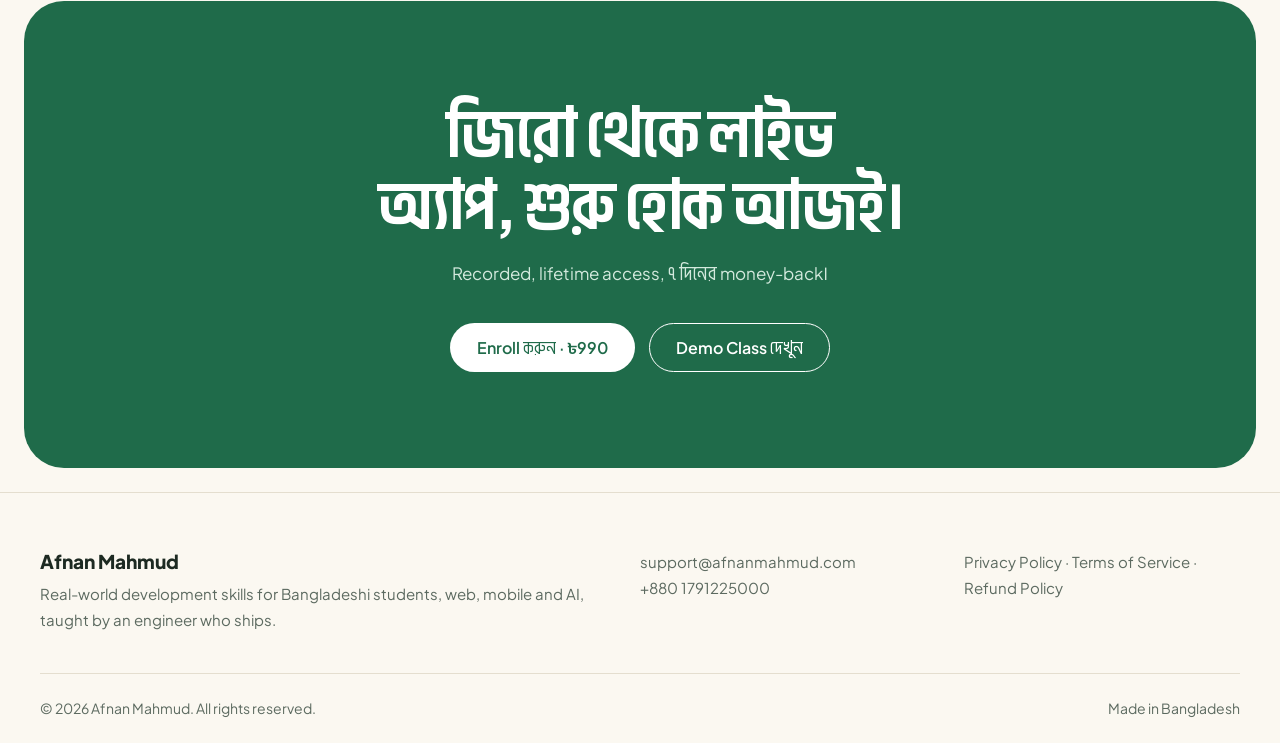
<file: v2/lattice.html>
<!doctype html>
<html lang="bn">
<head>
<meta charset="utf-8">
<meta name="viewport" content="width=device-width, initial-scale=1">
<title>AI for Developers — Afnan Mahmud</title>
<meta name="description" content="বাংলায় রেকর্ডেড কোর্স: AI দিয়ে idea থেকে live website আর mobile app পর্যন্ত।">
<link rel="icon" href="../assets/afnan-mark.png">
<link rel="preconnect" href="https://fonts.googleapis.com"><link rel="preconnect" href="https://fonts.gstatic.com" crossorigin>
<link href="https://fonts.googleapis.com/css2?family=Plus+Jakarta+Sans:wght@400;500;600;800&family=Anek+Bangla:wght@400;600;800&display=swap" rel="stylesheet">
<link rel="stylesheet" href="kit.css">
<link rel="stylesheet" href="lattice.css">
<link rel="stylesheet" href="motion.css">
<script>if(!matchMedia("(prefers-reduced-motion: reduce)").matches&&!/[?&]still/.test(location.search))document.documentElement.classList.add("motion")</script>
</head>
<body class="t-lattice">
<a class="skip" href="#about">Skip to content</a>

<header class="top" id="top">
  <div class="wrap top-in">
    <a class="brand" href="#top"><img src="../assets/afnan-mark.png" alt="" width="32" height="32"><span>Afnan Mahmud</span></a>
    <nav class="menu" aria-label="Page sections">
      <a href="#build">প্রজেক্ট</a><a href="#path">ধাপ</a><a href="#curriculum">কারিকুলাম</a><a href="#instructor">ইন্সট্রাক্টর</a><a href="#reviews">রিভিউ</a><a href="#faq">প্রশ্ন</a>
    </nav>
    <a class="btn btn-p btn-sm" data-enroll>Enroll · ৳990</a>
  </div>
</header>

<main>
  <section class="hero">
    <div class="wrap hero-grid">
      <div class="hero-text">
        <p class="hero-kick">বাংলায় রেকর্ডেড কোর্স, নিজের সময়ে শিখুন</p>
        <h1 id="h1"></h1>
        <p class="lede" id="lede"></p>
        <div class="buy">
          <p class="price"><b>৳990</b><s>৳10,000</s></p>
          <a class="btn btn-p" data-enroll>Enroll করুন</a>
          <button type="button" class="btn btn-l js-demo">Demo Class দেখুন</button>
        </div>
        <p class="fine">২৫০০+ জন student কোর্সটি শুরু করেছেন। ৭ দিনের মধ্যে ভালো না লাগলে টাকা ফেরত, আর access পাবেন lifetime।</p>
      </div>
      <figure class="hero-media">
        <button type="button" class="video js-demo" aria-label="Demo Class দেখুন">
          <img src="../assets/demo-poster-fill.jpg" alt="Afnan Mahmud কোর্সের demo class-এ কথা বলছেন" width="548" height="720">
          <span class="play" aria-hidden="true"><svg viewBox="0 0 24 24" width="22" height="22"><path d="M8 5v14l11-7z" fill="currentColor"/></svg></span>
        </button>
        <figcaption>Demo class · Afnan Mahmud</figcaption>
      </figure>
    </div>
  </section>

  <div class="wrap"><dl class="facts grid" id="facts"></dl></div>

  <section id="about" class="sec"><div class="wrap">
    <div class="sec-h"><h2>কোর্সটা কেমন</h2><p id="intro-p"></p></div>
    <div class="cmp grid" id="approach"></div>
  </div></section>

  <section id="build" class="sec tint"><div class="wrap">
    <div class="sec-h"><h2 id="build-h"></h2><p id="build-sub"></p></div>
    <div class="bento grid" id="outcomes"></div>
    <h3 class="sub-h">তিনটি real project</h3>
    <div class="proj grid" id="projects"></div>
  </div></section>

  <section id="audience" class="sec"><div class="wrap">
    <div class="sec-h"><h2 id="aud-h"></h2></div>
    <div class="aud grid" id="audience-list"></div>
    <p class="note" id="aud-note"></p>
  </div></section>

  <section id="path" class="sec dark"><div class="wrap">
    <div class="sec-h"><h2>Idea থেকে launch, সাত ধাপে</h2><p id="path-sub"></p></div>
    <ol class="stg grid" id="stages"></ol>
  </div></section>

  <section id="curriculum" class="sec"><div class="wrap">
    <div class="sec-h"><h2 id="syl-h"></h2></div>
    <div class="acc syl" id="modules"></div>
  </div></section>

  <section id="tools" class="sec tint"><div class="wrap">
    <div class="sec-h"><h2>যে tools-এ কাজ করবেন</h2></div>
    <div class="toolbox grid" id="tools-list"></div>
    <p class="note" id="tools-note"></p>
  </div></section>

  <section id="how" class="sec"><div class="wrap">
    <div class="sec-h"><h2 id="how-h"></h2></div>
    <ol class="how grid" id="how-list"></ol>
  </div></section>

  <section id="instructor" class="sec tint"><div class="wrap">
    <div class="person">
      <img src="../assets/mentor-1200.jpg" alt="Afnan Mahmud" loading="lazy" width="1188" height="1200">
      <div>
        <h2 id="ins-name"></h2>
        <p class="role" id="ins-role"></p>
        <p class="prose" id="ins-bio"></p>
        <dl class="ventures grid" id="ventures"></dl>
      </div>
    </div>
  </div></section>

  <section id="reviews" class="sec"><div class="wrap">
    <div class="sec-h"><h2 id="rev-h"></h2></div>
    <div class="quotes grid" id="quotes"></div>
  </div></section>

  <section id="news" class="sec tint"><div class="wrap">
    <div class="sec-h"><h2 id="news-h"></h2></div>
    <div class="clips grid" id="clips"></div>
  </div></section>

  <section id="pricing" class="sec"><div class="wrap price-wrap">
    <div class="price-l">
      <div class="sec-h"><h2>কী কী পাচ্ছেন</h2></div>
      <table class="bill" id="bill"></table>
    </div>
    <div class="rail">
      <aside class="ticket" aria-label="Enroll">
        <p class="ticket-title">Recorded course, lifetime access</p>
        <p class="ticket-price"><b>৳990</b><s>৳10,000</s><span>৯০% ছাড়</span></p>
        <ul class="ticks">
          <li>৮টি module, ৪০+ lesson</li><li>৩টি real project</li><li>Source code আর AI Prompts library</li><li>Community support আর course update</li>
        </ul>
        <a class="btn btn-p btn-block" data-enroll>এখনই Enroll করুন</a>
        <button type="button" class="btn btn-l btn-block js-demo">আগে Demo Class দেখুন</button>
        <p class="ticket-note" id="ticket-note"></p>
      </aside>
      <div class="help">
        <p class="help-t">If you need any help</p>
        <p class="help-d">আর আপনার যদি কোনো সাহায্য লাগে তাহলে যোগাযোগ করবেন।</p>
        <a class="btn btn-wa btn-block" href="https://wa.me/8801791225000" target="_blank" rel="noopener"><svg viewBox="0 0 24 24" aria-hidden="true"><path d="M17.47 14.38c-.3-.15-1.76-.87-2.03-.97-.27-.1-.47-.15-.67.15-.2.3-.77.97-.94 1.16-.17.2-.35.22-.64.07-.3-.15-1.26-.46-2.39-1.48-.88-.79-1.48-1.76-1.65-2.06-.17-.3-.02-.46.13-.6.13-.14.3-.35.45-.52.15-.17.2-.3.3-.5.1-.2.05-.37-.02-.52-.08-.15-.67-1.61-.92-2.21-.24-.58-.49-.5-.67-.51h-.57c-.2 0-.52.07-.79.37-.27.3-1.04 1.02-1.04 2.48 0 1.46 1.07 2.88 1.21 3.07.15.2 2.1 3.2 5.08 4.49.71.3 1.26.49 1.69.63.71.23 1.36.2 1.87.12.57-.09 1.76-.72 2-1.42.25-.7.25-1.29.17-1.42-.07-.12-.27-.2-.57-.35zM12.05 21.8h-.01a9.87 9.87 0 0 1-5.03-1.38l-.36-.21-3.74.98 1-3.65-.24-.37a9.86 9.86 0 0 1-1.51-5.26c0-5.45 4.44-9.89 9.89-9.89 2.64 0 5.12 1.03 6.99 2.9a9.83 9.83 0 0 1 2.89 7c0 5.45-4.44 9.88-9.88 9.88zM20.47 3.5A11.8 11.8 0 0 0 12.05 0C5.5 0 .16 5.34.16 11.89c0 2.1.55 4.14 1.59 5.95L.06 24l6.3-1.65a11.9 11.9 0 0 0 5.68 1.45h.01c6.55 0 11.89-5.34 11.89-11.89 0-3.18-1.24-6.17-3.48-8.41z"/></svg>WhatsApp-এ যোগাযোগ করুন</a>
      </div>
    </div>
  </div></section>

  <section id="faq" class="sec tint"><div class="wrap">
    <div class="sec-h"><h2 id="faq-h"></h2></div>
    <div class="acc faq" id="faq-list"></div>
  </div></section>

  <section class="closing">
    <div class="wrap closing-in">
      <h2 id="closing-h"></h2>
      <p>Recorded, lifetime access, ৭ দিনের money-back।</p>
      <div class="closing-act">
        <a class="btn btn-p" data-enroll>Enroll করুন · ৳990</a>
        <button type="button" class="btn btn-l js-demo">Demo Class দেখুন</button>
      </div>
    </div>
  </section>
</main>

<footer class="foot">
  <div class="wrap foot-in">
    <div><p class="foot-brand">Afnan Mahmud</p><p class="foot-about" id="foot-about"></p></div>
    <p class="foot-contact" id="foot-contact"></p>
    <p class="foot-legal">Privacy Policy · Terms of Service · Refund Policy</p>
  </div>
  <div class="wrap foot-end"><span id="copy"></span><span>Made in Bangladesh</span></div>
</footer>

<div class="bar" id="bar"><span>৳990</span><a class="btn btn-p btn-sm" data-enroll>Enroll করুন</a></div>

<script src="../js/content.js"></script>
<script src="kit.js"></script>
<script src="reveal-kit.js"></script>
<script src="common.js"></script>
</body>
</html>
</file>
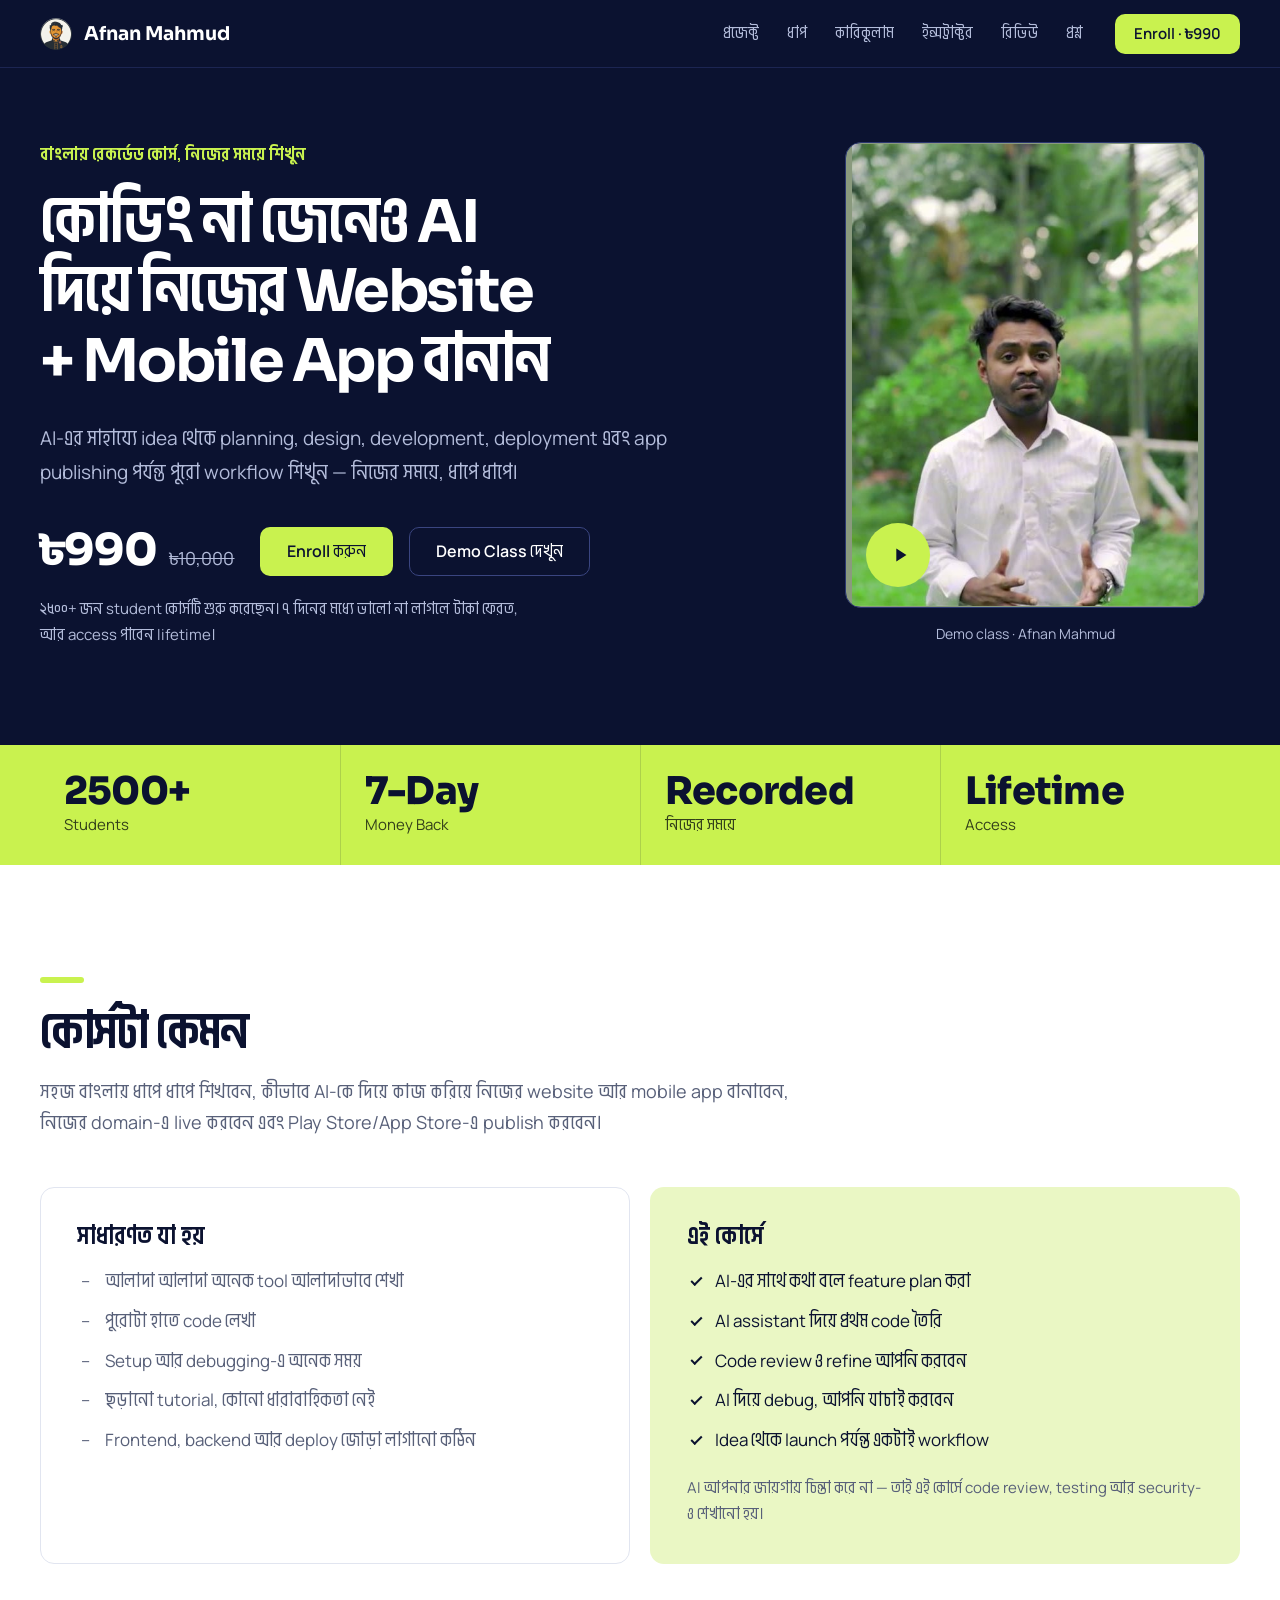
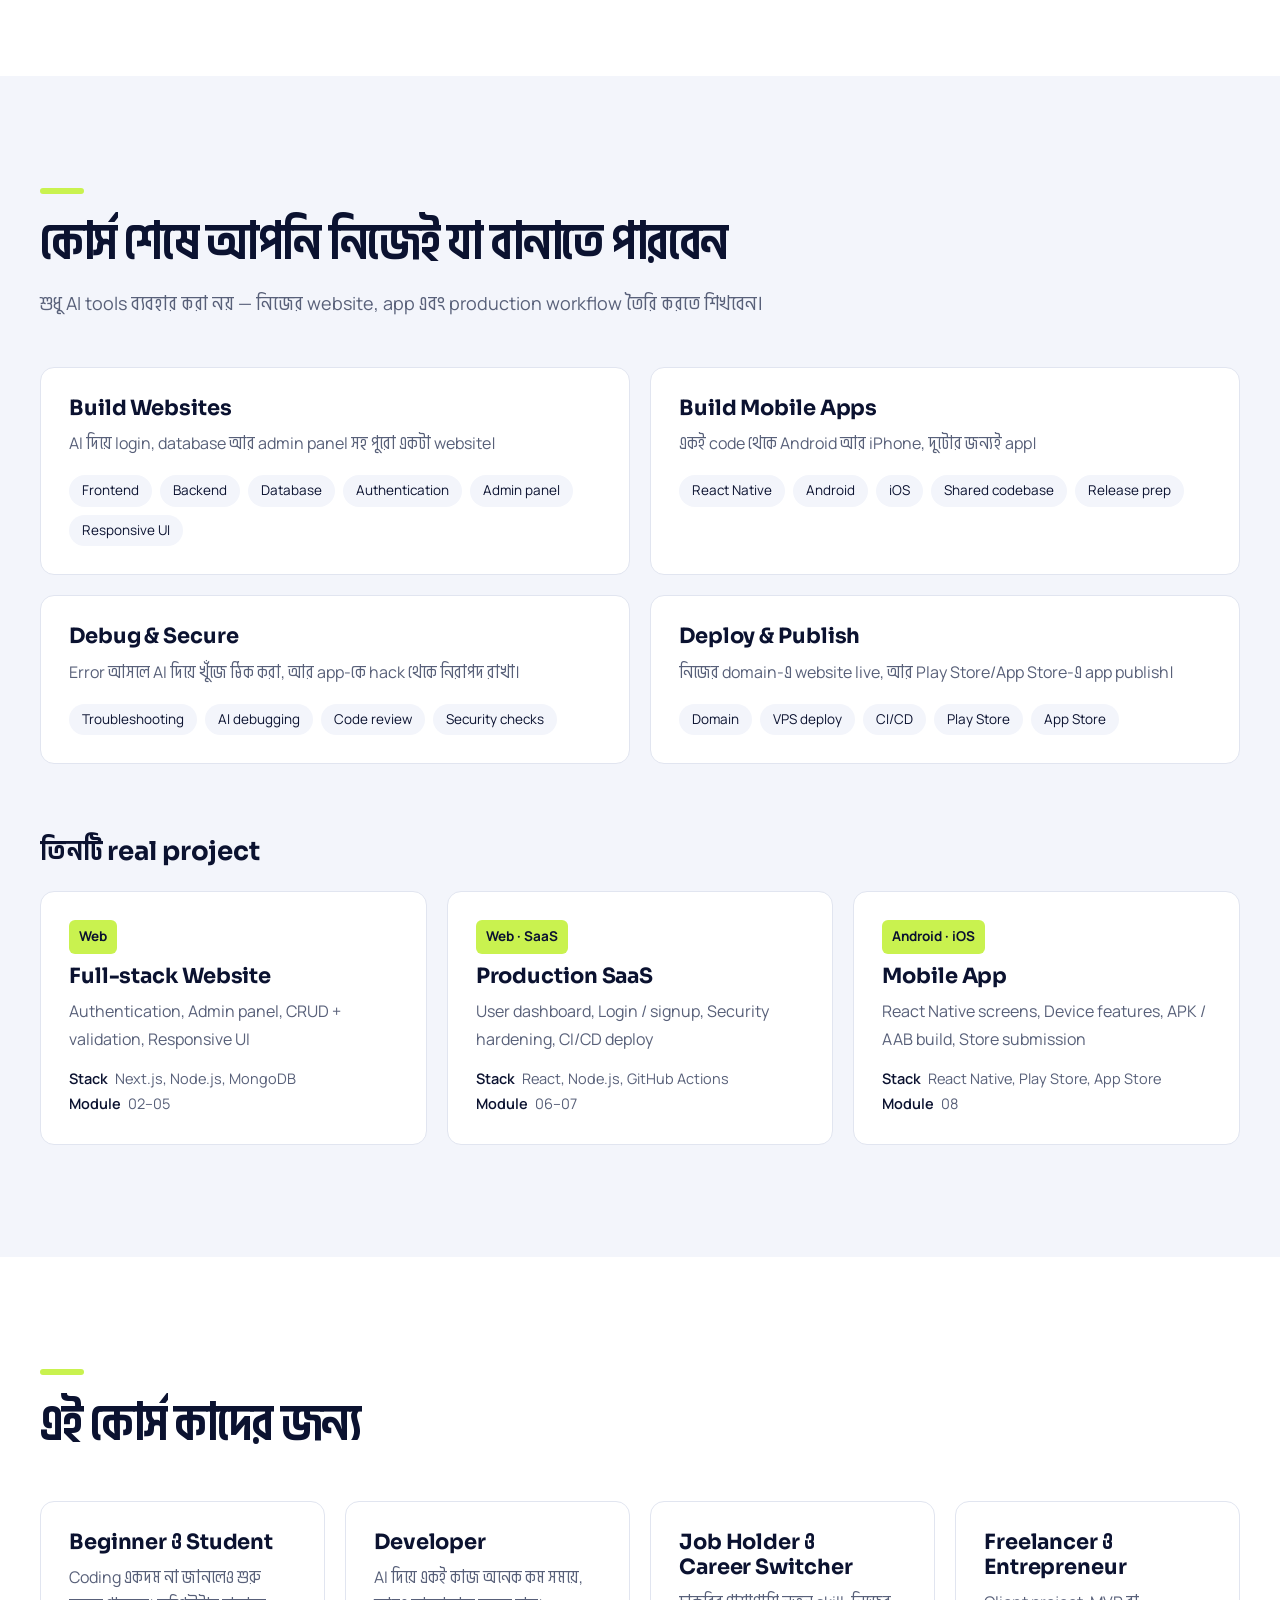
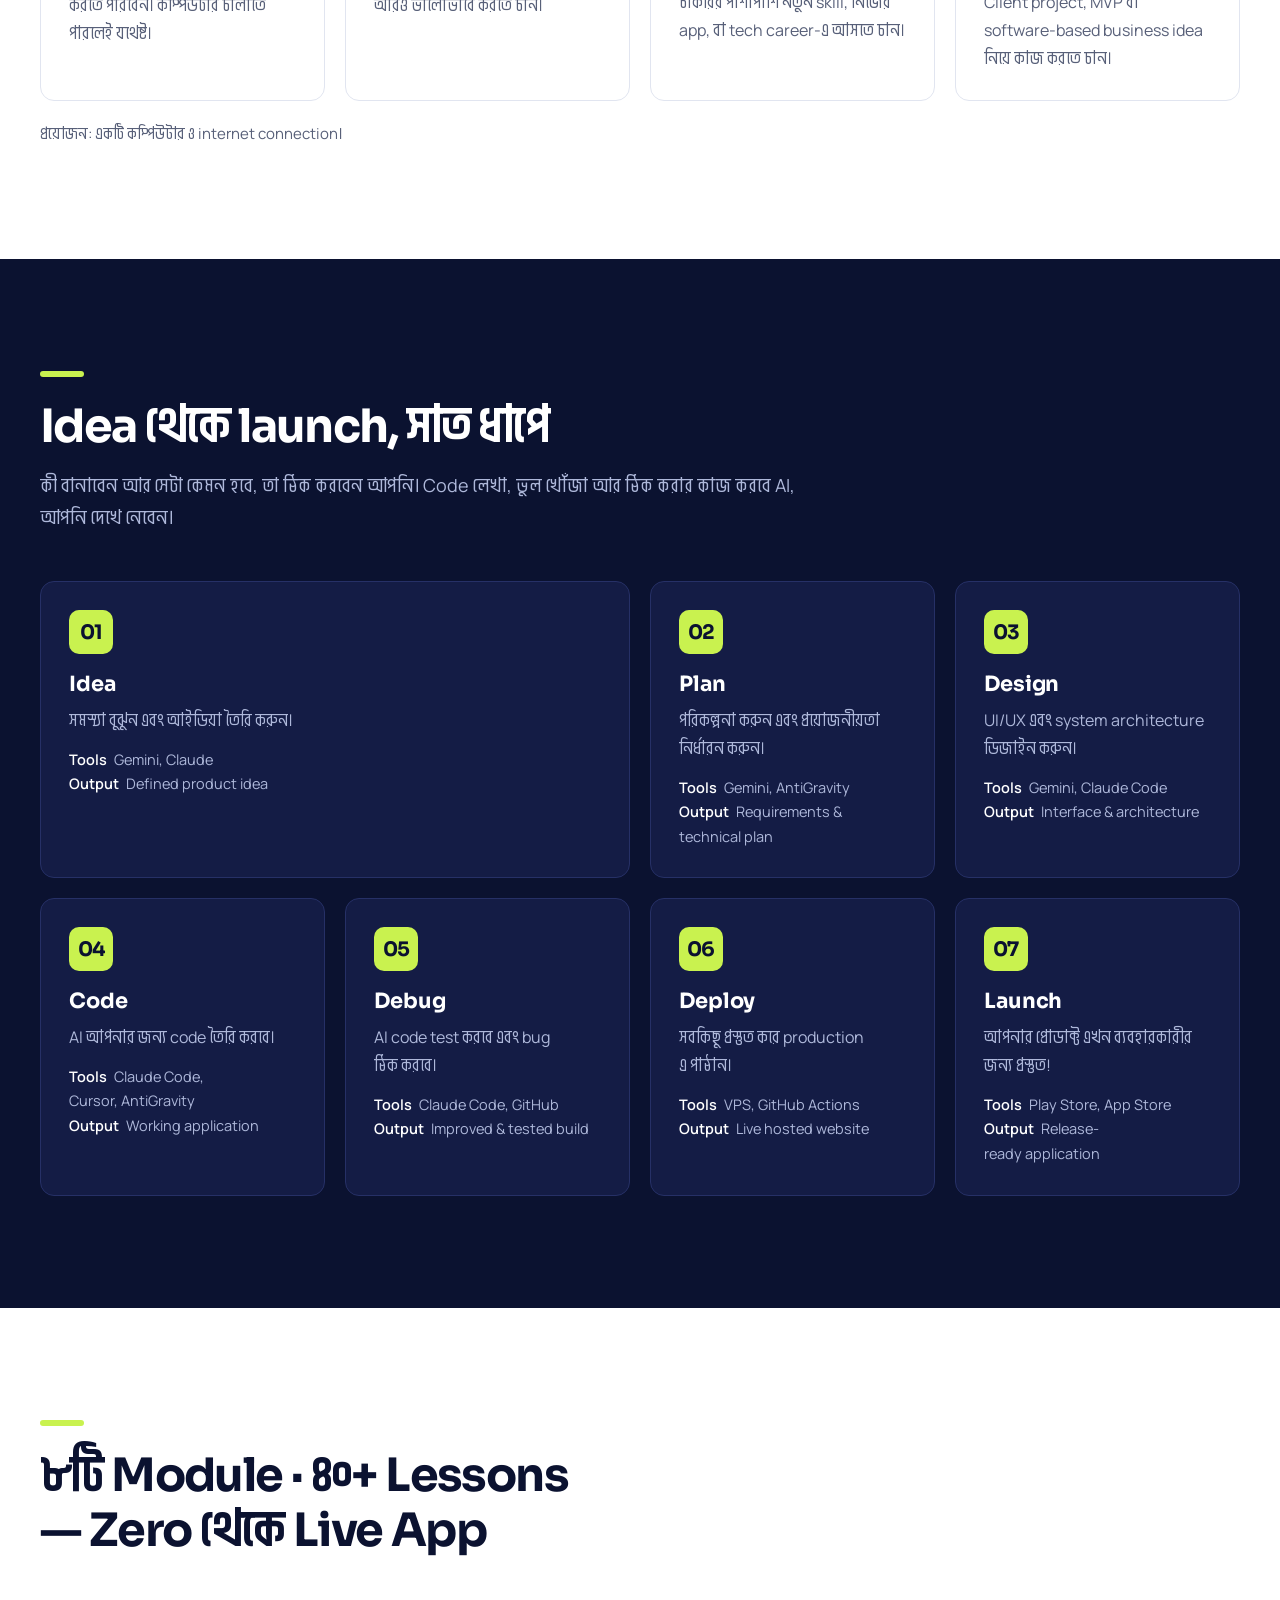
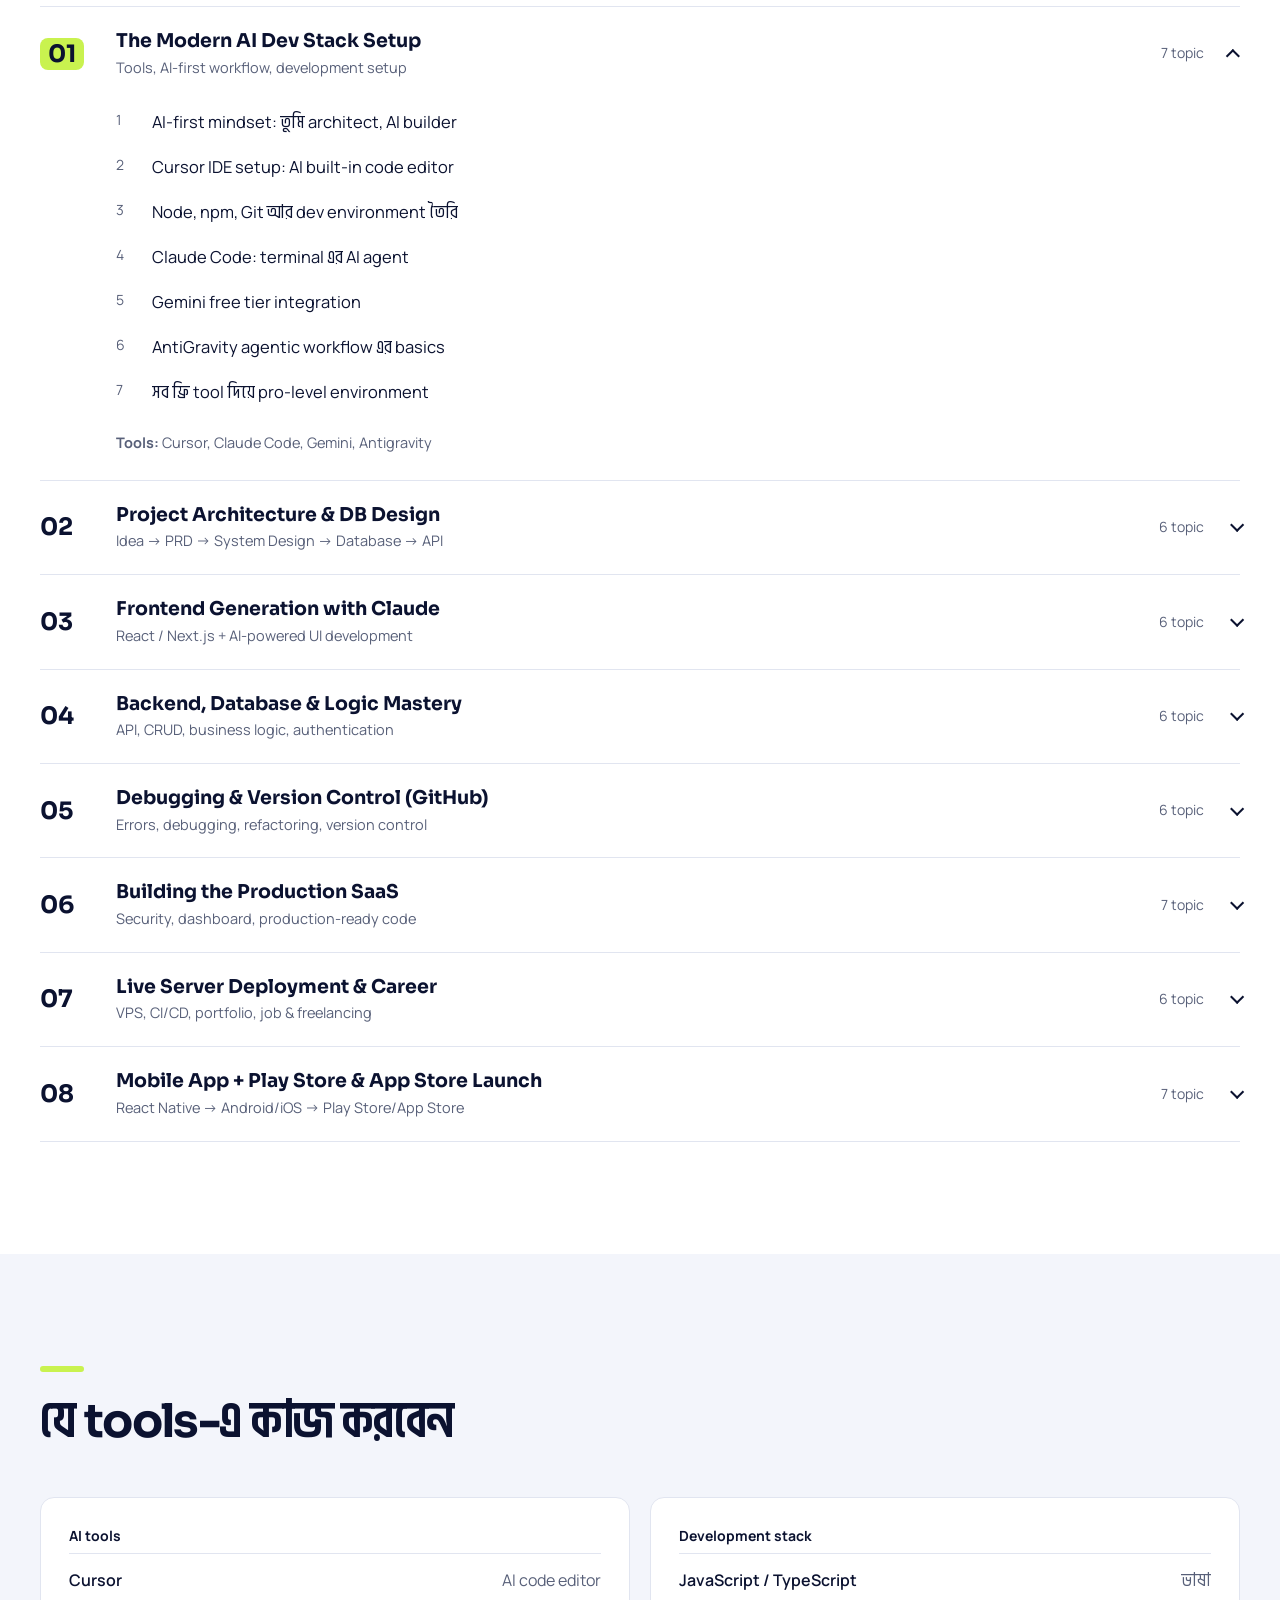
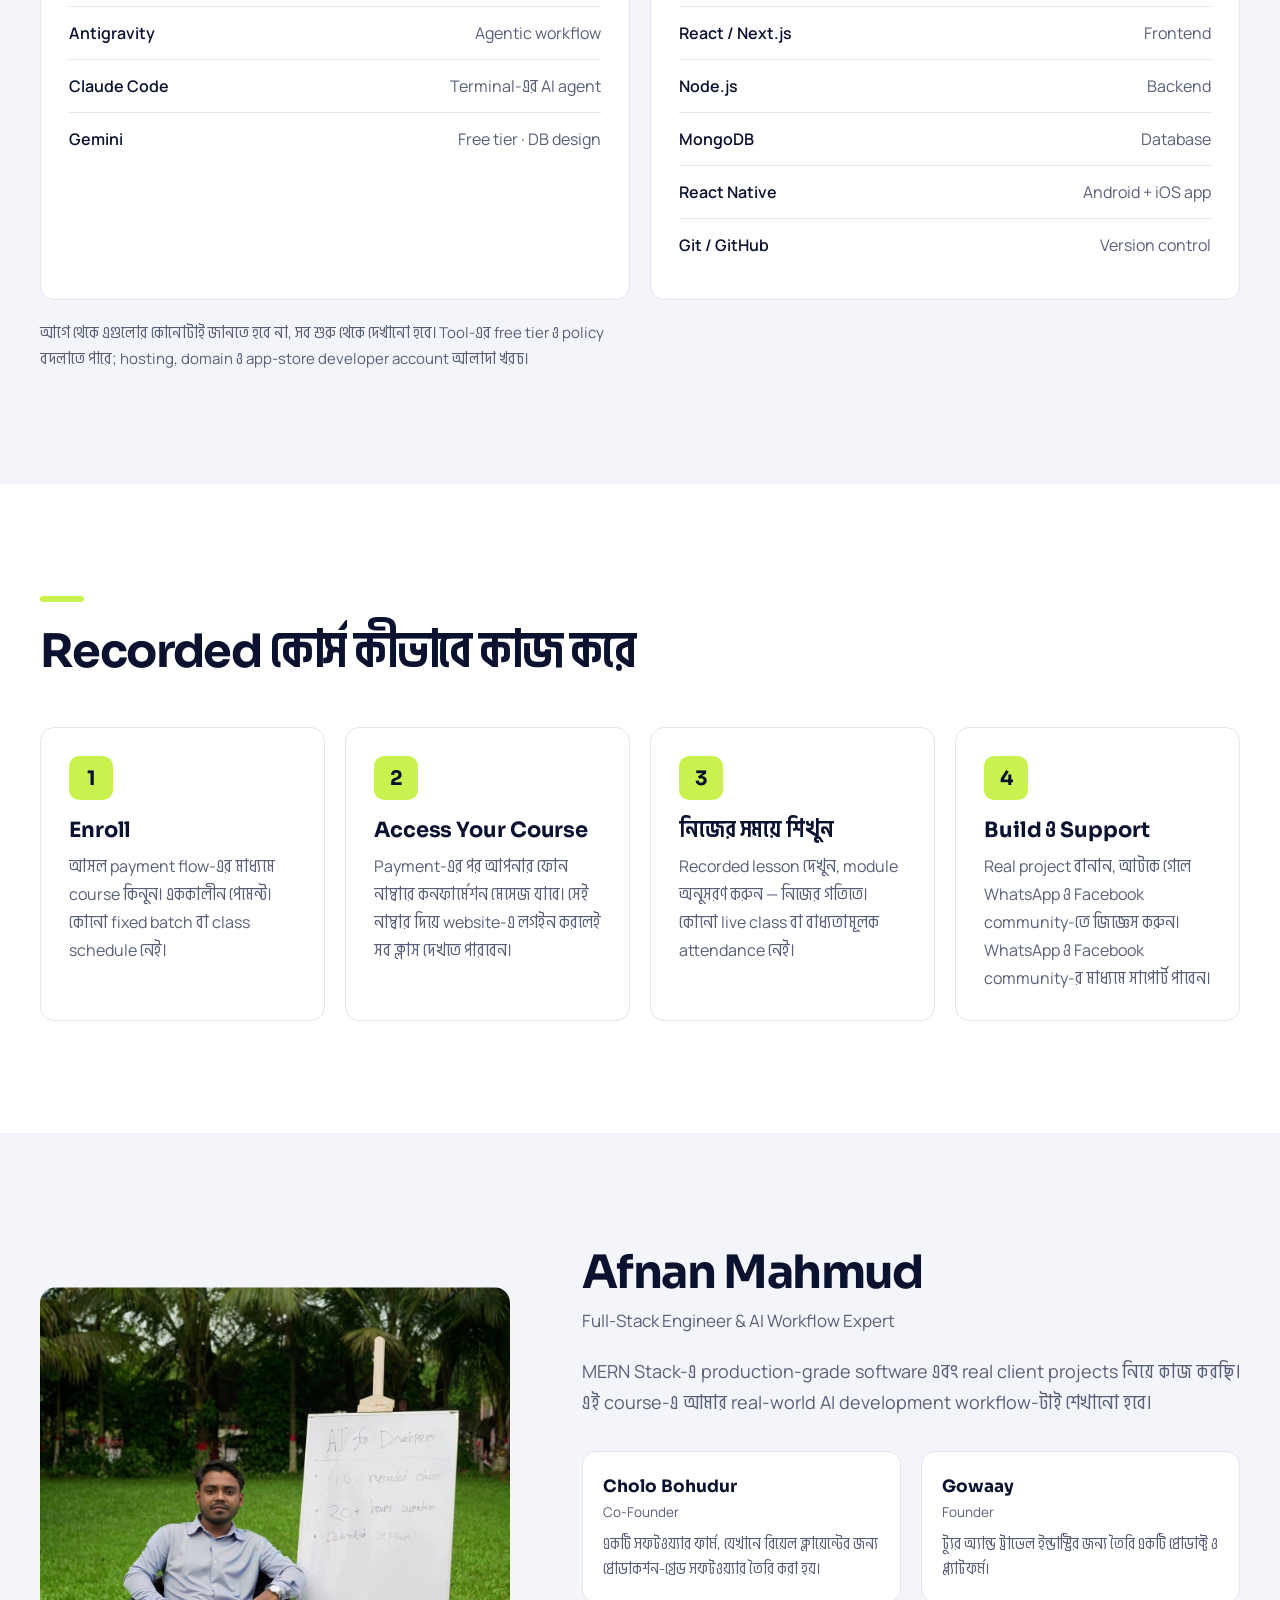
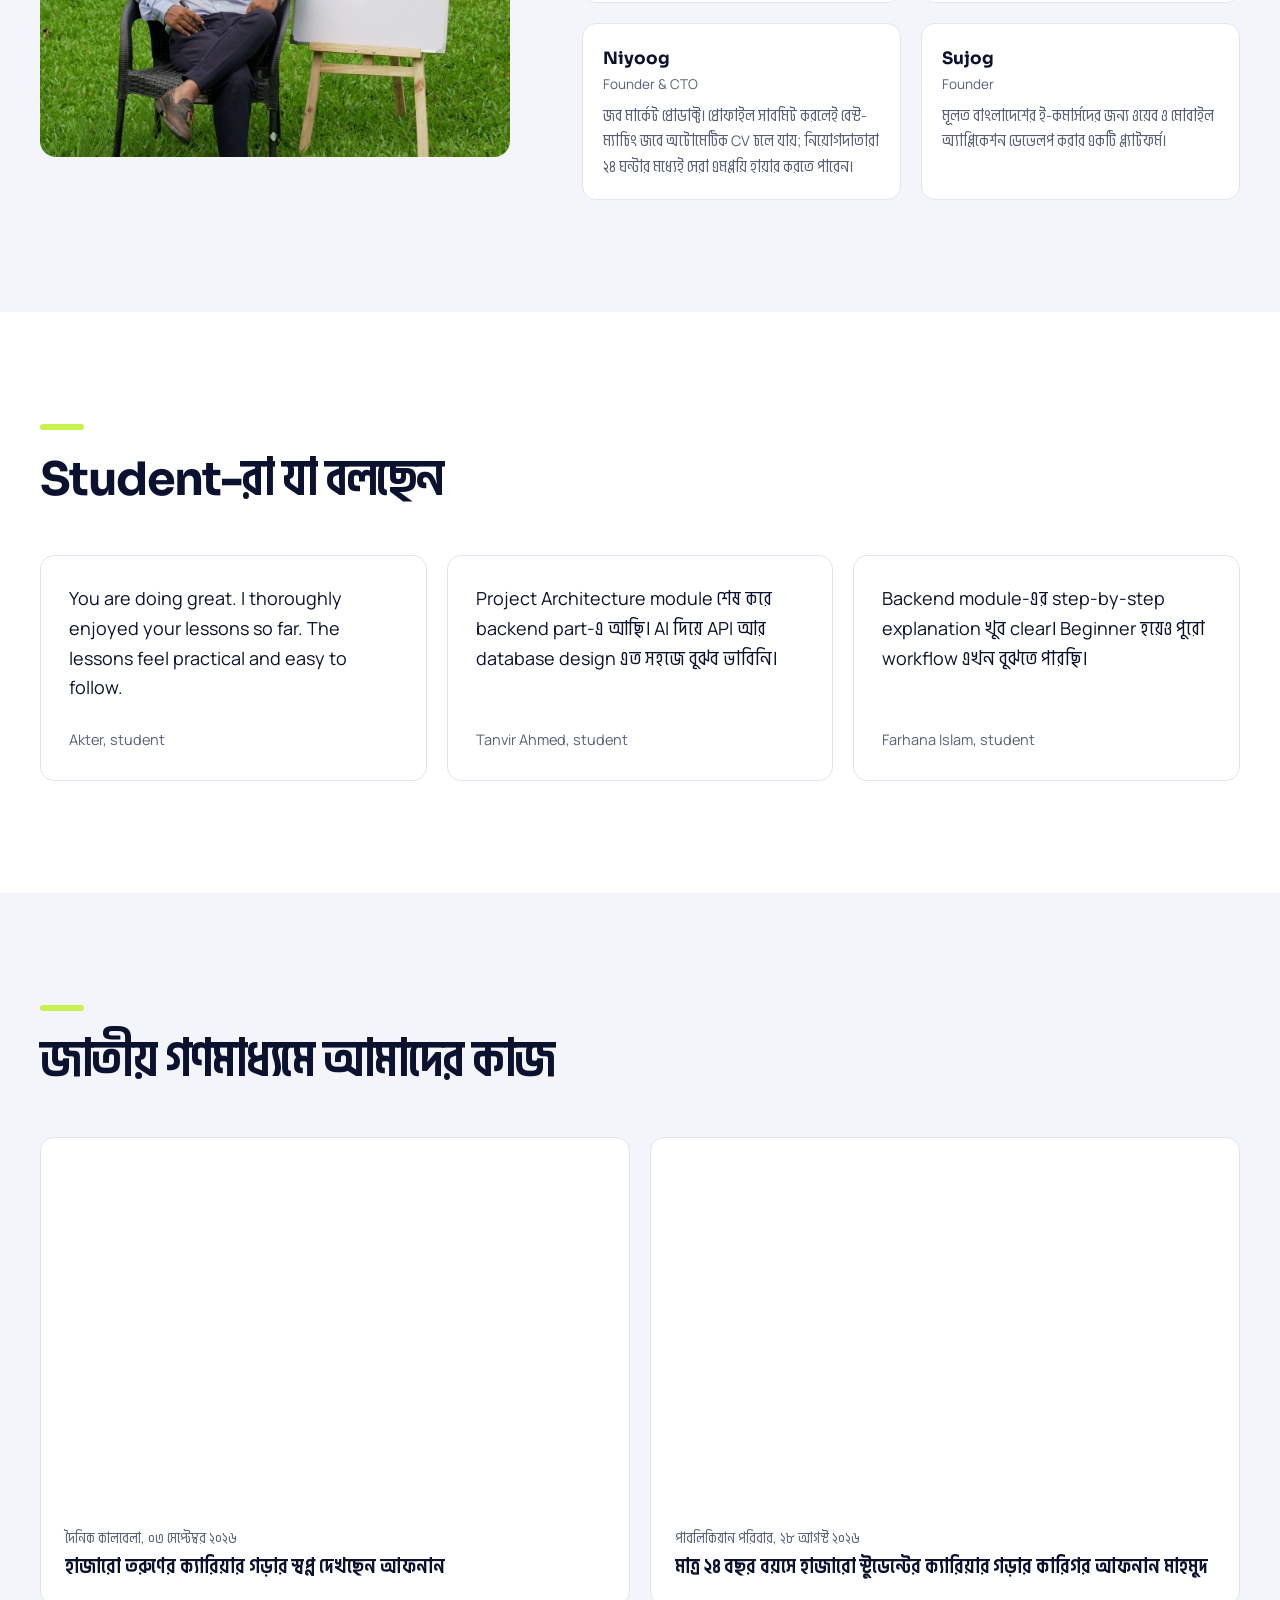
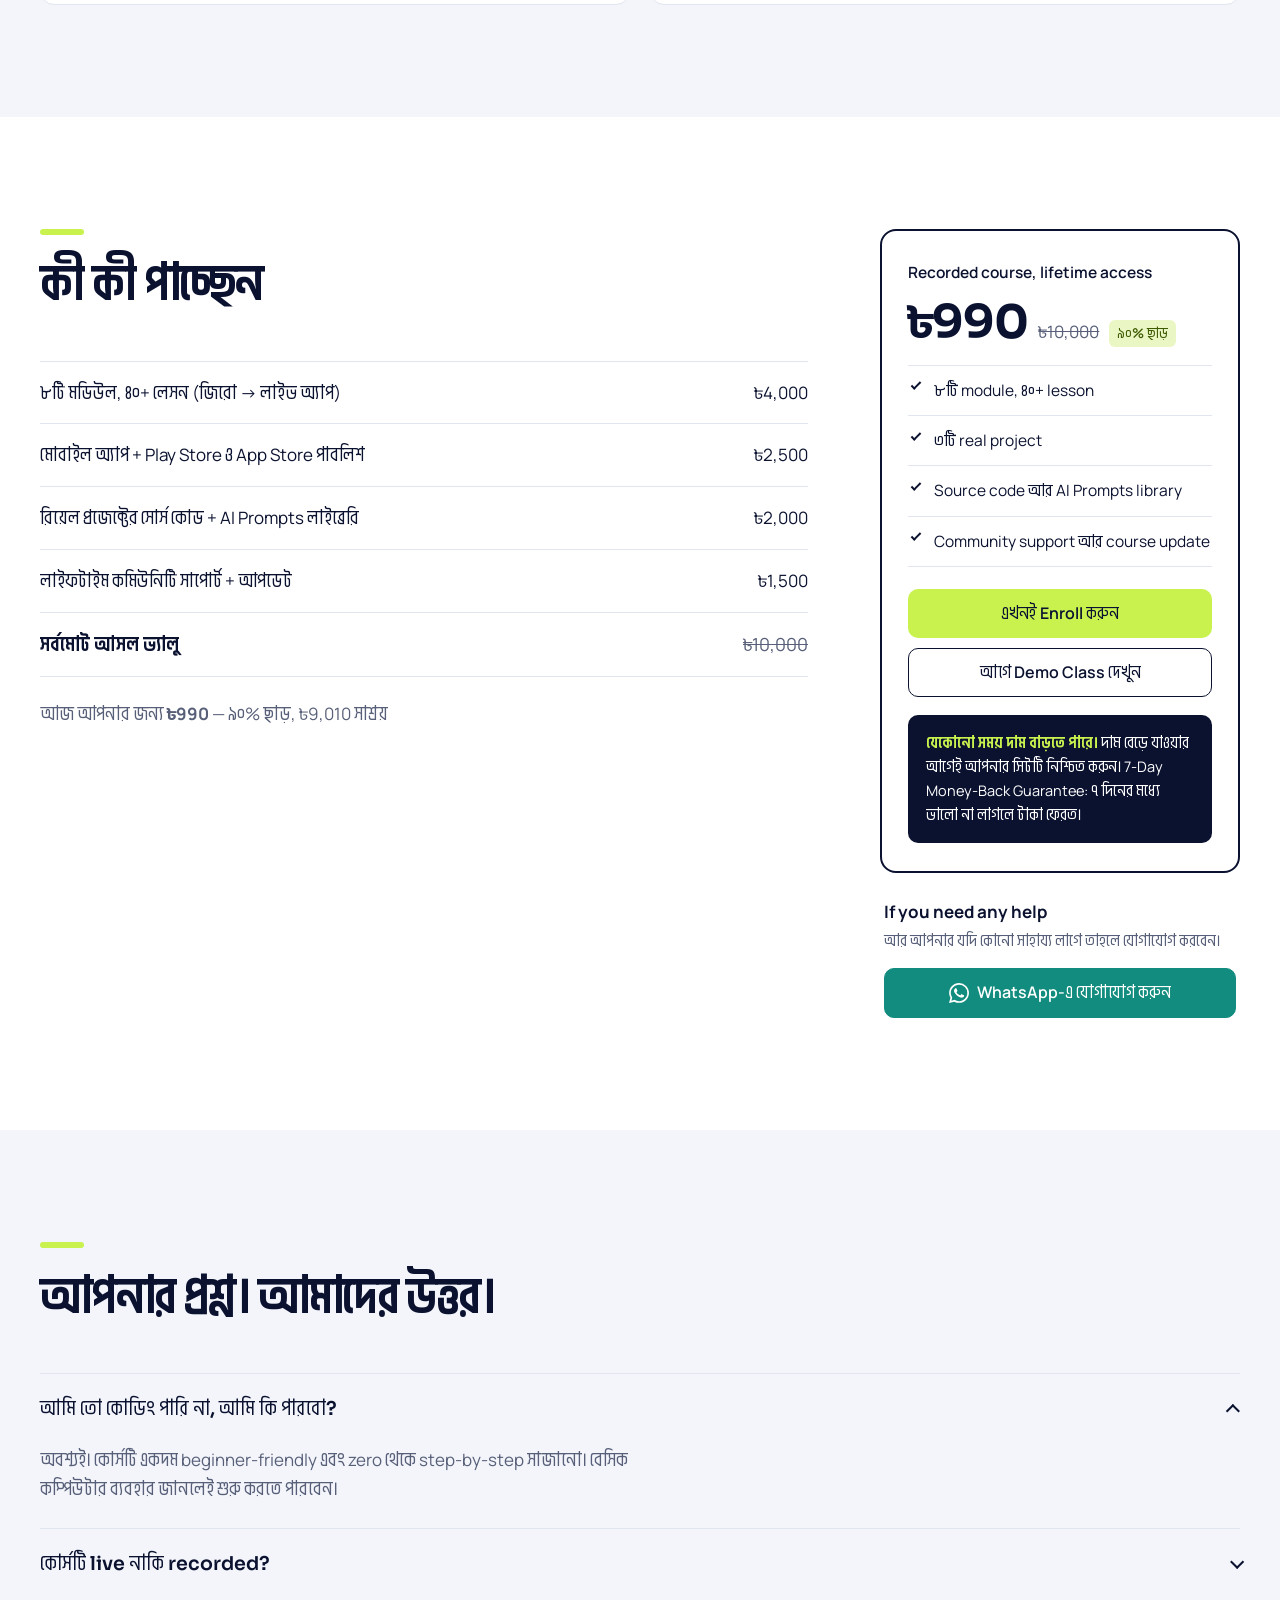
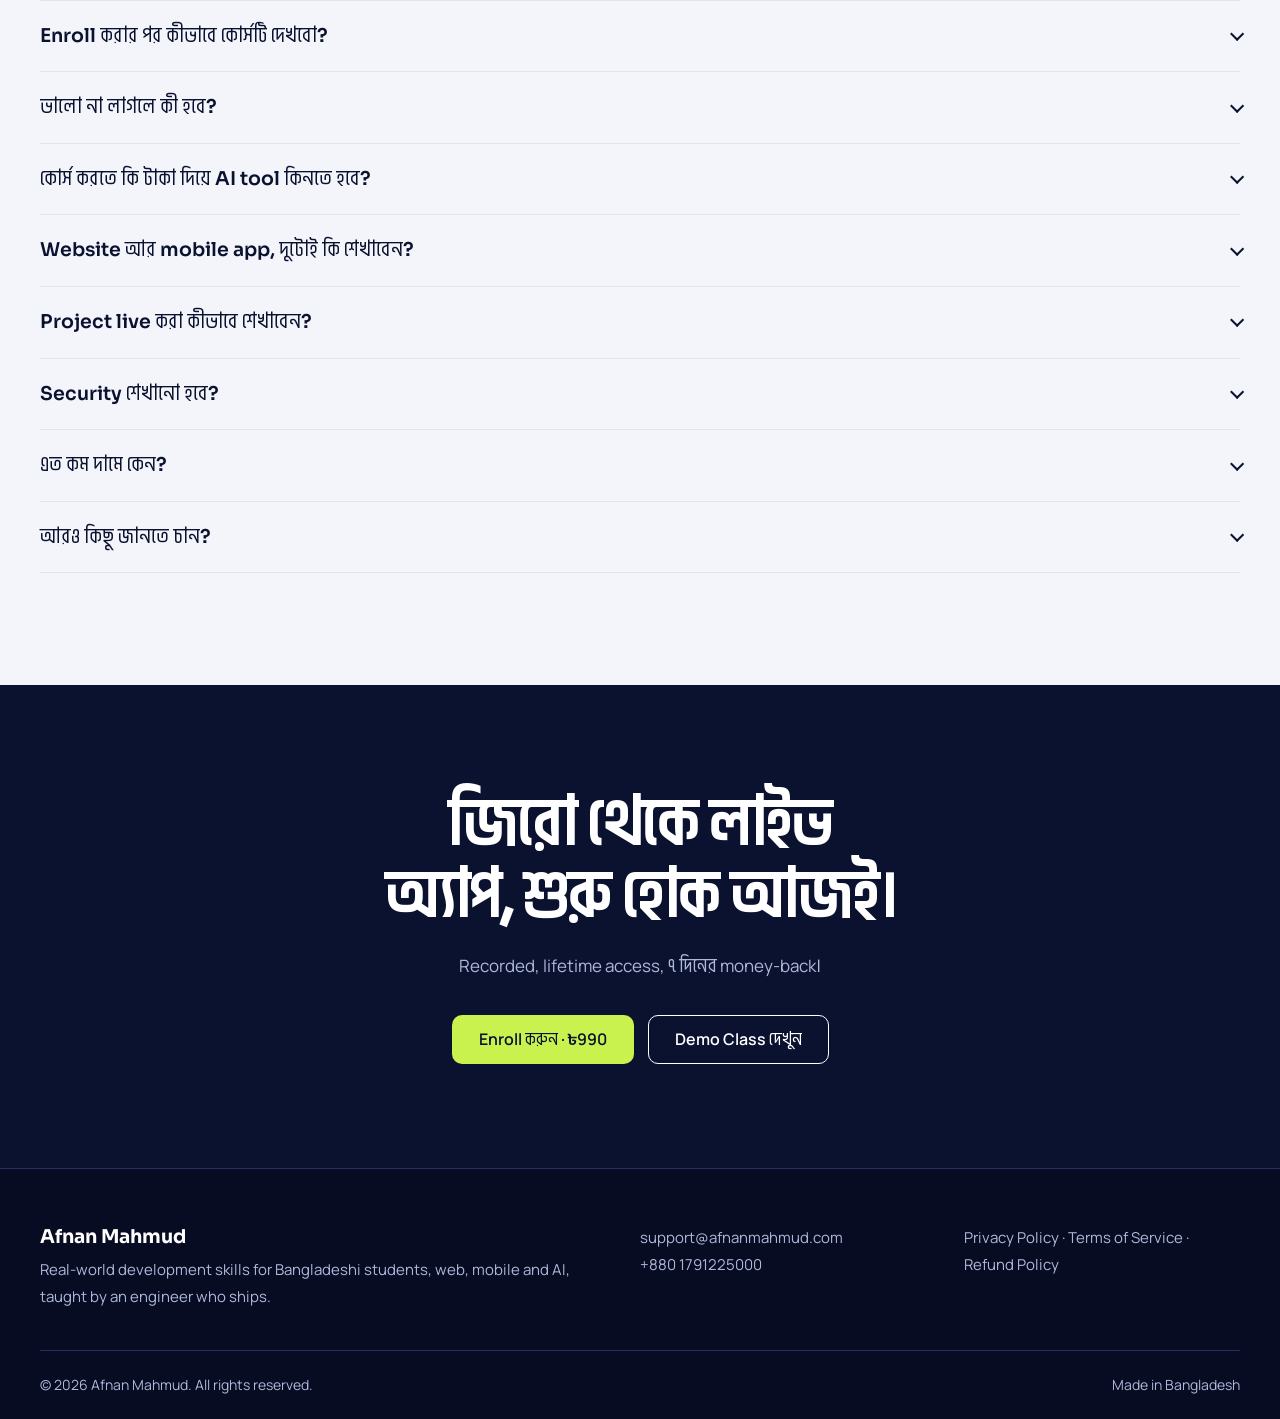
<file: v2/maven.html>
<!doctype html>
<html lang="bn">
<head>
<meta charset="utf-8">
<meta name="viewport" content="width=device-width, initial-scale=1">
<title>AI for Developers — Afnan Mahmud</title>
<meta name="description" content="বাংলায় রেকর্ডেড কোর্স: AI দিয়ে idea থেকে live website আর mobile app পর্যন্ত।">
<link rel="icon" href="../assets/afnan-mark.png">
<link rel="preconnect" href="https://fonts.googleapis.com"><link rel="preconnect" href="https://fonts.gstatic.com" crossorigin>
<link href="https://fonts.googleapis.com/css2?family=Sora:wght@500;600;700&family=Manrope:wght@400;500;600;700&family=Anek+Bangla:wght@400;600;800&display=swap" rel="stylesheet">
<link rel="stylesheet" href="kit.css">
<link rel="stylesheet" href="maven.css">
<link rel="stylesheet" href="motion.css">
<script>if(!matchMedia("(prefers-reduced-motion: reduce)").matches&&!/[?&]still/.test(location.search))document.documentElement.classList.add("motion")</script>
</head>
<body class="t-maven">
<a class="skip" href="#about">Skip to content</a>

<header class="top" id="top">
  <div class="wrap top-in">
    <a class="brand" href="#top"><img src="../assets/afnan-mark.png" alt="" width="32" height="32"><span>Afnan Mahmud</span></a>
    <nav class="menu" aria-label="Page sections">
      <a href="#build">প্রজেক্ট</a><a href="#path">ধাপ</a><a href="#curriculum">কারিকুলাম</a><a href="#instructor">ইন্সট্রাক্টর</a><a href="#reviews">রিভিউ</a><a href="#faq">প্রশ্ন</a>
    </nav>
    <a class="btn btn-p btn-sm" data-enroll>Enroll · ৳990</a>
  </div>
</header>

<main>
  <section class="hero">
    <div class="wrap hero-grid">
      <div class="hero-text">
        <p class="hero-kick">বাংলায় রেকর্ডেড কোর্স, নিজের সময়ে শিখুন</p>
        <h1 id="h1"></h1>
        <p class="lede" id="lede"></p>
        <div class="buy">
          <p class="price"><b>৳990</b><s>৳10,000</s></p>
          <a class="btn btn-p" data-enroll>Enroll করুন</a>
          <button type="button" class="btn btn-l js-demo">Demo Class দেখুন</button>
        </div>
        <p class="fine">২৫০০+ জন student কোর্সটি শুরু করেছেন। ৭ দিনের মধ্যে ভালো না লাগলে টাকা ফেরত, আর access পাবেন lifetime।</p>
      </div>
      <figure class="hero-media">
        <button type="button" class="video js-demo" aria-label="Demo Class দেখুন">
          <img src="../assets/demo-poster-fill.jpg" alt="Afnan Mahmud কোর্সের demo class-এ কথা বলছেন" width="548" height="720">
          <span class="play" aria-hidden="true"><svg viewBox="0 0 24 24" width="22" height="22"><path d="M8 5v14l11-7z" fill="currentColor"/></svg></span>
        </button>
        <figcaption>Demo class · Afnan Mahmud</figcaption>
      </figure>
    </div>
  </section>

  <div class="wrap"><dl class="facts grid" id="facts"></dl></div>

  <section id="about" class="sec"><div class="wrap">
    <div class="sec-h"><h2>কোর্সটা কেমন</h2><p id="intro-p"></p></div>
    <div class="cmp grid" id="approach"></div>
  </div></section>

  <section id="build" class="sec tint"><div class="wrap">
    <div class="sec-h"><h2 id="build-h"></h2><p id="build-sub"></p></div>
    <div class="bento grid" id="outcomes"></div>
    <h3 class="sub-h">তিনটি real project</h3>
    <div class="proj grid" id="projects"></div>
  </div></section>

  <section id="audience" class="sec"><div class="wrap">
    <div class="sec-h"><h2 id="aud-h"></h2></div>
    <div class="aud grid" id="audience-list"></div>
    <p class="note" id="aud-note"></p>
  </div></section>

  <section id="path" class="sec dark"><div class="wrap">
    <div class="sec-h"><h2>Idea থেকে launch, সাত ধাপে</h2><p id="path-sub"></p></div>
    <ol class="stg grid" id="stages"></ol>
  </div></section>

  <section id="curriculum" class="sec"><div class="wrap">
    <div class="sec-h"><h2 id="syl-h"></h2></div>
    <div class="acc syl" id="modules"></div>
  </div></section>

  <section id="tools" class="sec tint"><div class="wrap">
    <div class="sec-h"><h2>যে tools-এ কাজ করবেন</h2></div>
    <div class="toolbox grid" id="tools-list"></div>
    <p class="note" id="tools-note"></p>
  </div></section>

  <section id="how" class="sec"><div class="wrap">
    <div class="sec-h"><h2 id="how-h"></h2></div>
    <ol class="how grid" id="how-list"></ol>
  </div></section>

  <section id="instructor" class="sec tint"><div class="wrap">
    <div class="person">
      <img src="../assets/mentor-1200.jpg" alt="Afnan Mahmud" loading="lazy" width="1188" height="1200">
      <div>
        <h2 id="ins-name"></h2>
        <p class="role" id="ins-role"></p>
        <p class="prose" id="ins-bio"></p>
        <dl class="ventures grid" id="ventures"></dl>
      </div>
    </div>
  </div></section>

  <section id="reviews" class="sec"><div class="wrap">
    <div class="sec-h"><h2 id="rev-h"></h2></div>
    <div class="quotes grid" id="quotes"></div>
  </div></section>

  <section id="news" class="sec tint"><div class="wrap">
    <div class="sec-h"><h2 id="news-h"></h2></div>
    <div class="clips grid" id="clips"></div>
  </div></section>

  <section id="pricing" class="sec"><div class="wrap price-wrap">
    <div class="price-l">
      <div class="sec-h"><h2>কী কী পাচ্ছেন</h2></div>
      <table class="bill" id="bill"></table>
    </div>
    <div class="rail">
      <aside class="ticket" aria-label="Enroll">
        <p class="ticket-title">Recorded course, lifetime access</p>
        <p class="ticket-price"><b>৳990</b><s>৳10,000</s><span>৯০% ছাড়</span></p>
        <ul class="ticks">
          <li>৮টি module, ৪০+ lesson</li><li>৩টি real project</li><li>Source code আর AI Prompts library</li><li>Community support আর course update</li>
        </ul>
        <a class="btn btn-p btn-block" data-enroll>এখনই Enroll করুন</a>
        <button type="button" class="btn btn-l btn-block js-demo">আগে Demo Class দেখুন</button>
        <p class="ticket-note" id="ticket-note"></p>
      </aside>
      <div class="help">
        <p class="help-t">If you need any help</p>
        <p class="help-d">আর আপনার যদি কোনো সাহায্য লাগে তাহলে যোগাযোগ করবেন।</p>
        <a class="btn btn-wa btn-block" href="https://wa.me/8801791225000" target="_blank" rel="noopener"><svg viewBox="0 0 24 24" aria-hidden="true"><path d="M17.47 14.38c-.3-.15-1.76-.87-2.03-.97-.27-.1-.47-.15-.67.15-.2.3-.77.97-.94 1.16-.17.2-.35.22-.64.07-.3-.15-1.26-.46-2.39-1.48-.88-.79-1.48-1.76-1.65-2.06-.17-.3-.02-.46.13-.6.13-.14.3-.35.45-.52.15-.17.2-.3.3-.5.1-.2.05-.37-.02-.52-.08-.15-.67-1.61-.92-2.21-.24-.58-.49-.5-.67-.51h-.57c-.2 0-.52.07-.79.37-.27.3-1.04 1.02-1.04 2.48 0 1.46 1.07 2.88 1.21 3.07.15.2 2.1 3.2 5.08 4.49.71.3 1.26.49 1.69.63.71.23 1.36.2 1.87.12.57-.09 1.76-.72 2-1.42.25-.7.25-1.29.17-1.42-.07-.12-.27-.2-.57-.35zM12.05 21.8h-.01a9.87 9.87 0 0 1-5.03-1.38l-.36-.21-3.74.98 1-3.65-.24-.37a9.86 9.86 0 0 1-1.51-5.26c0-5.45 4.44-9.89 9.89-9.89 2.64 0 5.12 1.03 6.99 2.9a9.83 9.83 0 0 1 2.89 7c0 5.45-4.44 9.88-9.88 9.88zM20.47 3.5A11.8 11.8 0 0 0 12.05 0C5.5 0 .16 5.34.16 11.89c0 2.1.55 4.14 1.59 5.95L.06 24l6.3-1.65a11.9 11.9 0 0 0 5.68 1.45h.01c6.55 0 11.89-5.34 11.89-11.89 0-3.18-1.24-6.17-3.48-8.41z"/></svg>WhatsApp-এ যোগাযোগ করুন</a>
      </div>
    </div>
  </div></section>

  <section id="faq" class="sec tint"><div class="wrap">
    <div class="sec-h"><h2 id="faq-h"></h2></div>
    <div class="acc faq" id="faq-list"></div>
  </div></section>

  <section class="closing">
    <div class="wrap closing-in">
      <h2 id="closing-h"></h2>
      <p>Recorded, lifetime access, ৭ দিনের money-back।</p>
      <div class="closing-act">
        <a class="btn btn-p" data-enroll>Enroll করুন · ৳990</a>
        <button type="button" class="btn btn-l js-demo">Demo Class দেখুন</button>
      </div>
    </div>
  </section>
</main>

<footer class="foot">
  <div class="wrap foot-in">
    <div><p class="foot-brand">Afnan Mahmud</p><p class="foot-about" id="foot-about"></p></div>
    <p class="foot-contact" id="foot-contact"></p>
    <p class="foot-legal">Privacy Policy · Terms of Service · Refund Policy</p>
  </div>
  <div class="wrap foot-end"><span id="copy"></span><span>Made in Bangladesh</span></div>
</footer>

<div class="bar" id="bar"><span>৳990</span><a class="btn btn-p btn-sm" data-enroll>Enroll করুন</a></div>

<script src="../js/content.js"></script>
<script src="kit.js"></script>
<script src="reveal-kit.js"></script>
<script src="common.js"></script>
</body>
</html>
</file>
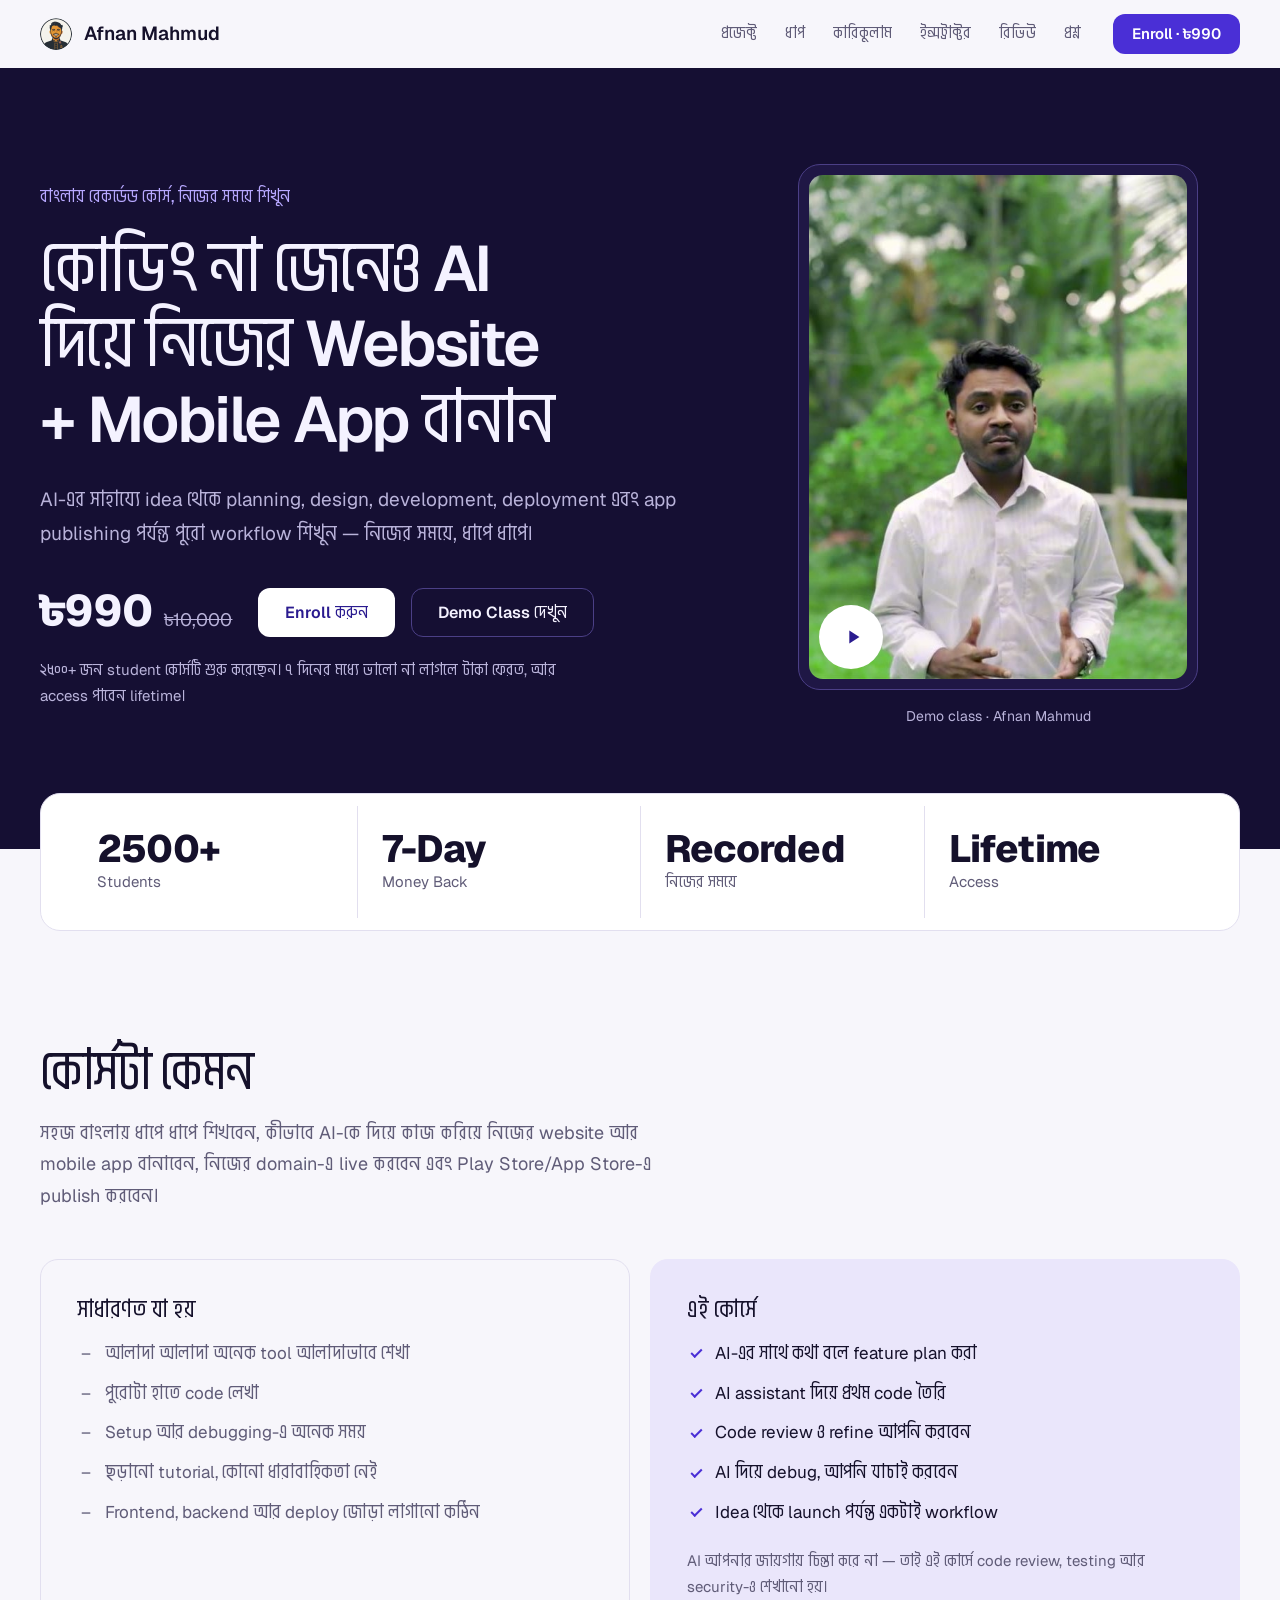
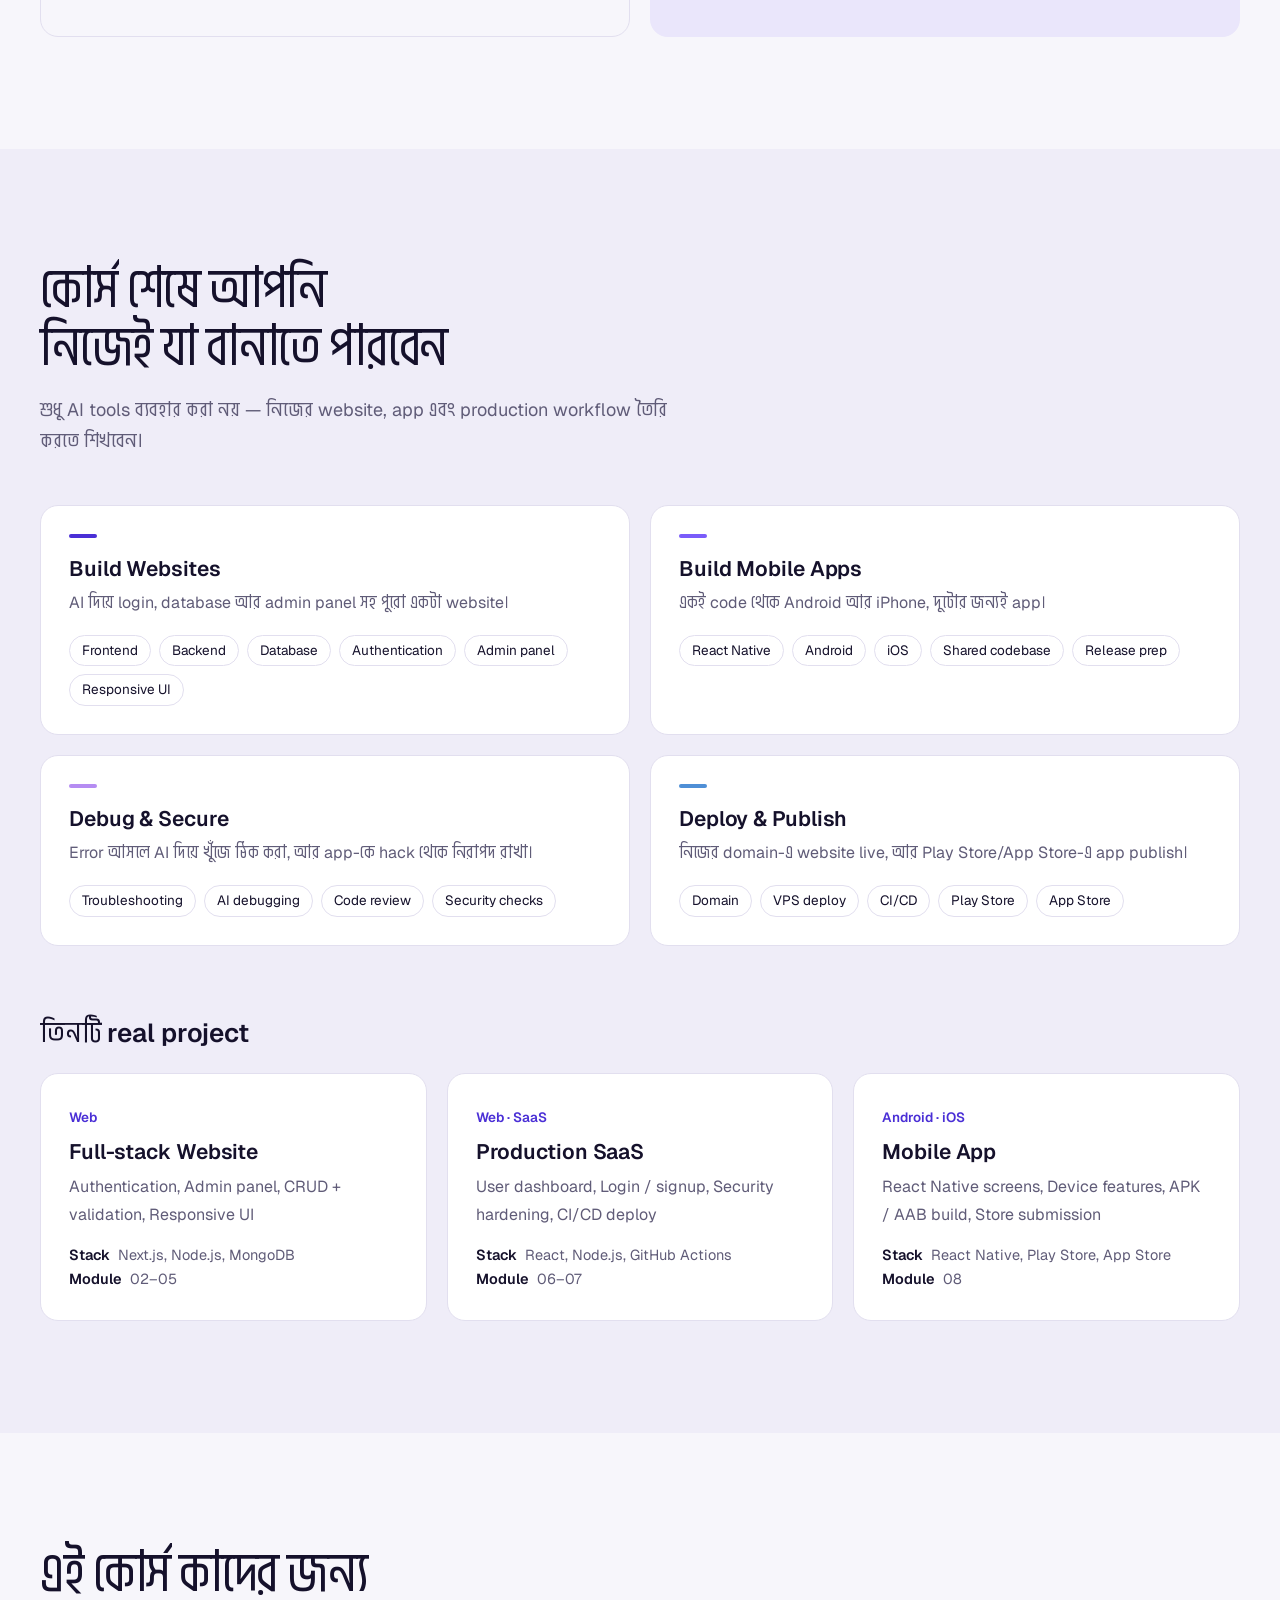
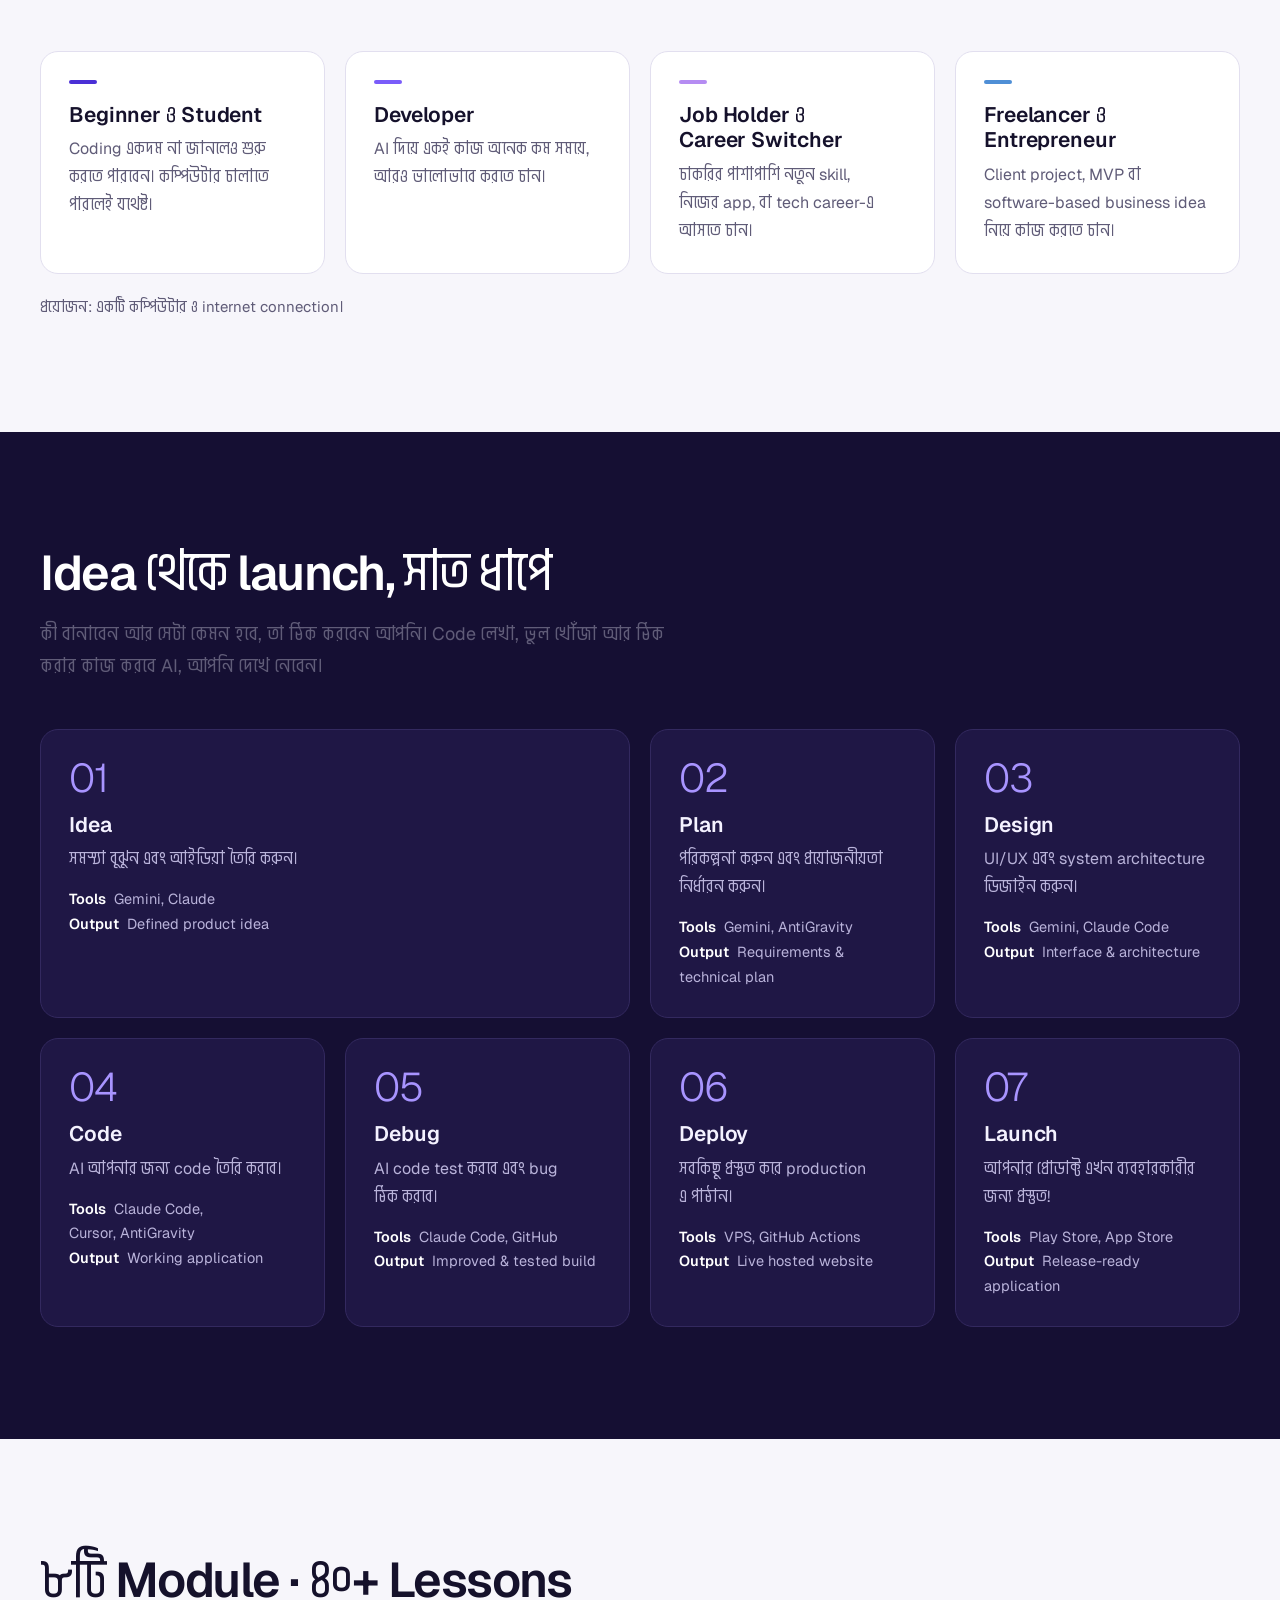
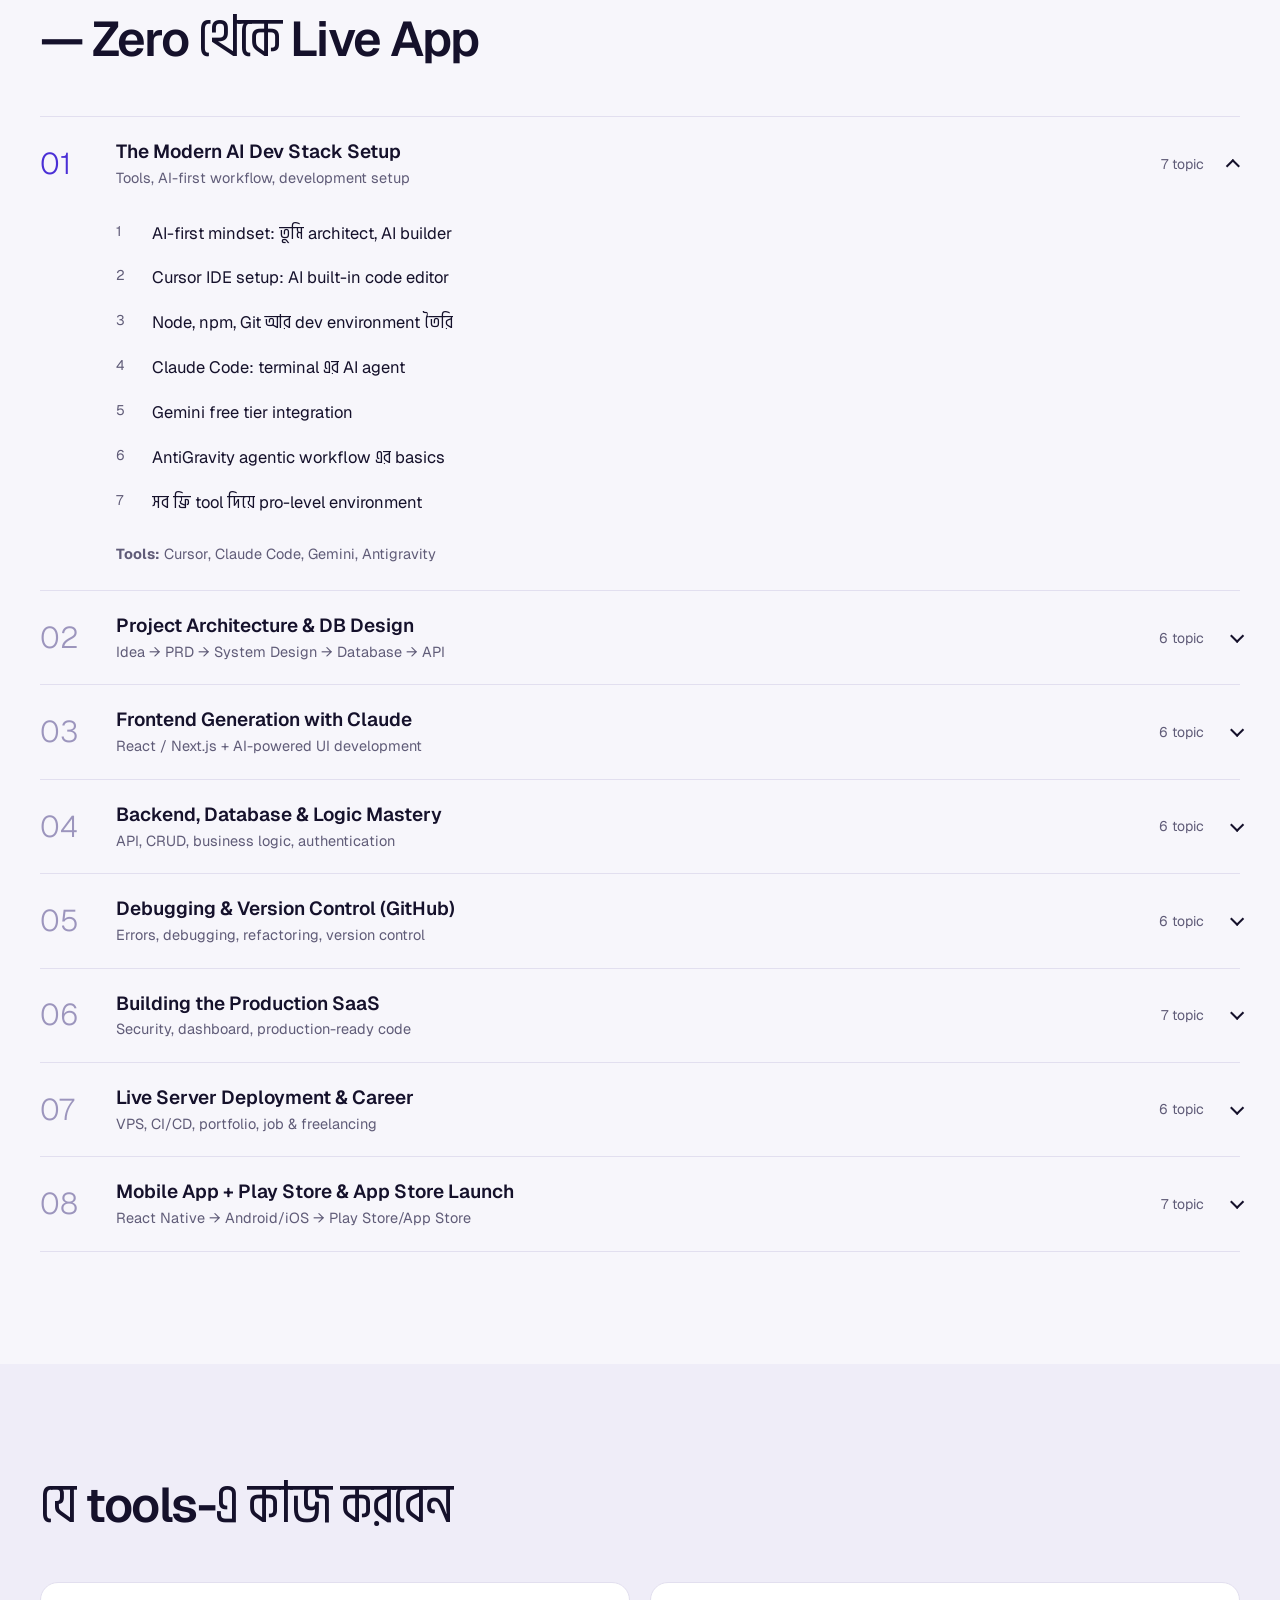
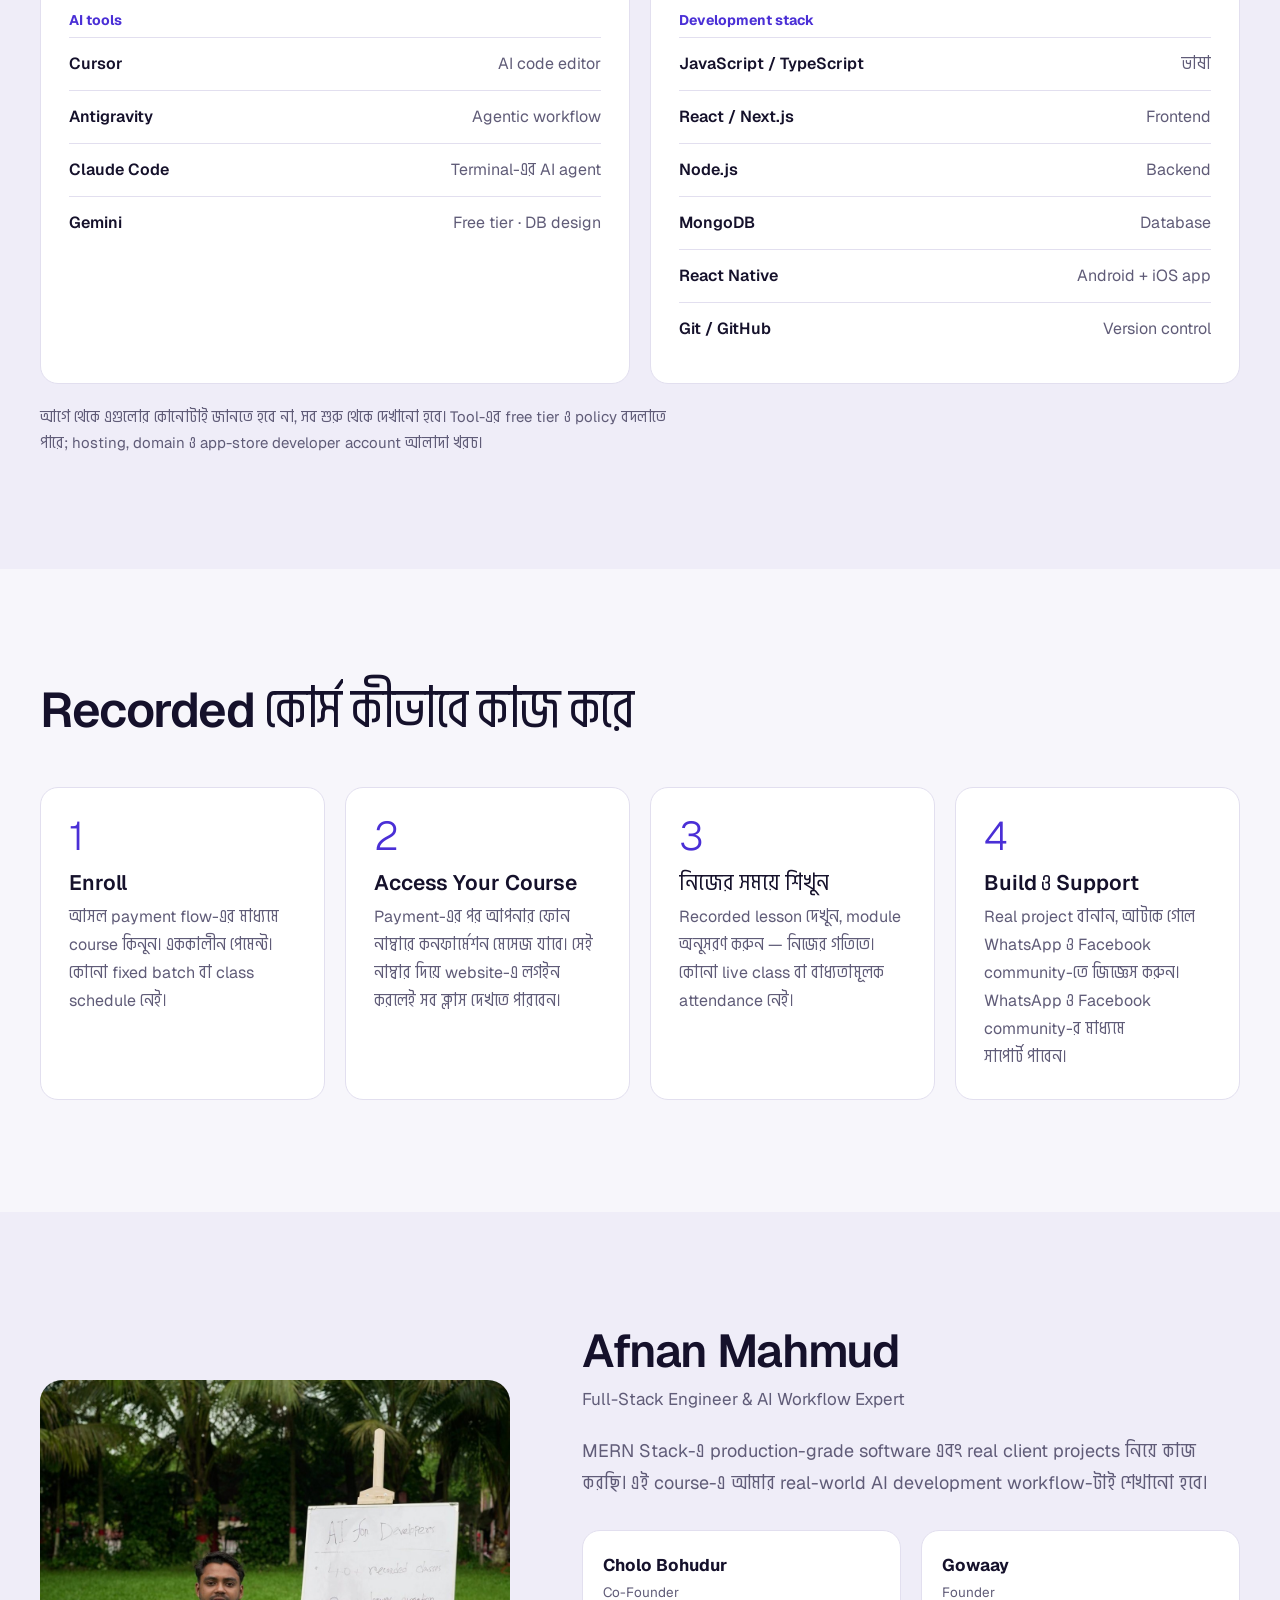
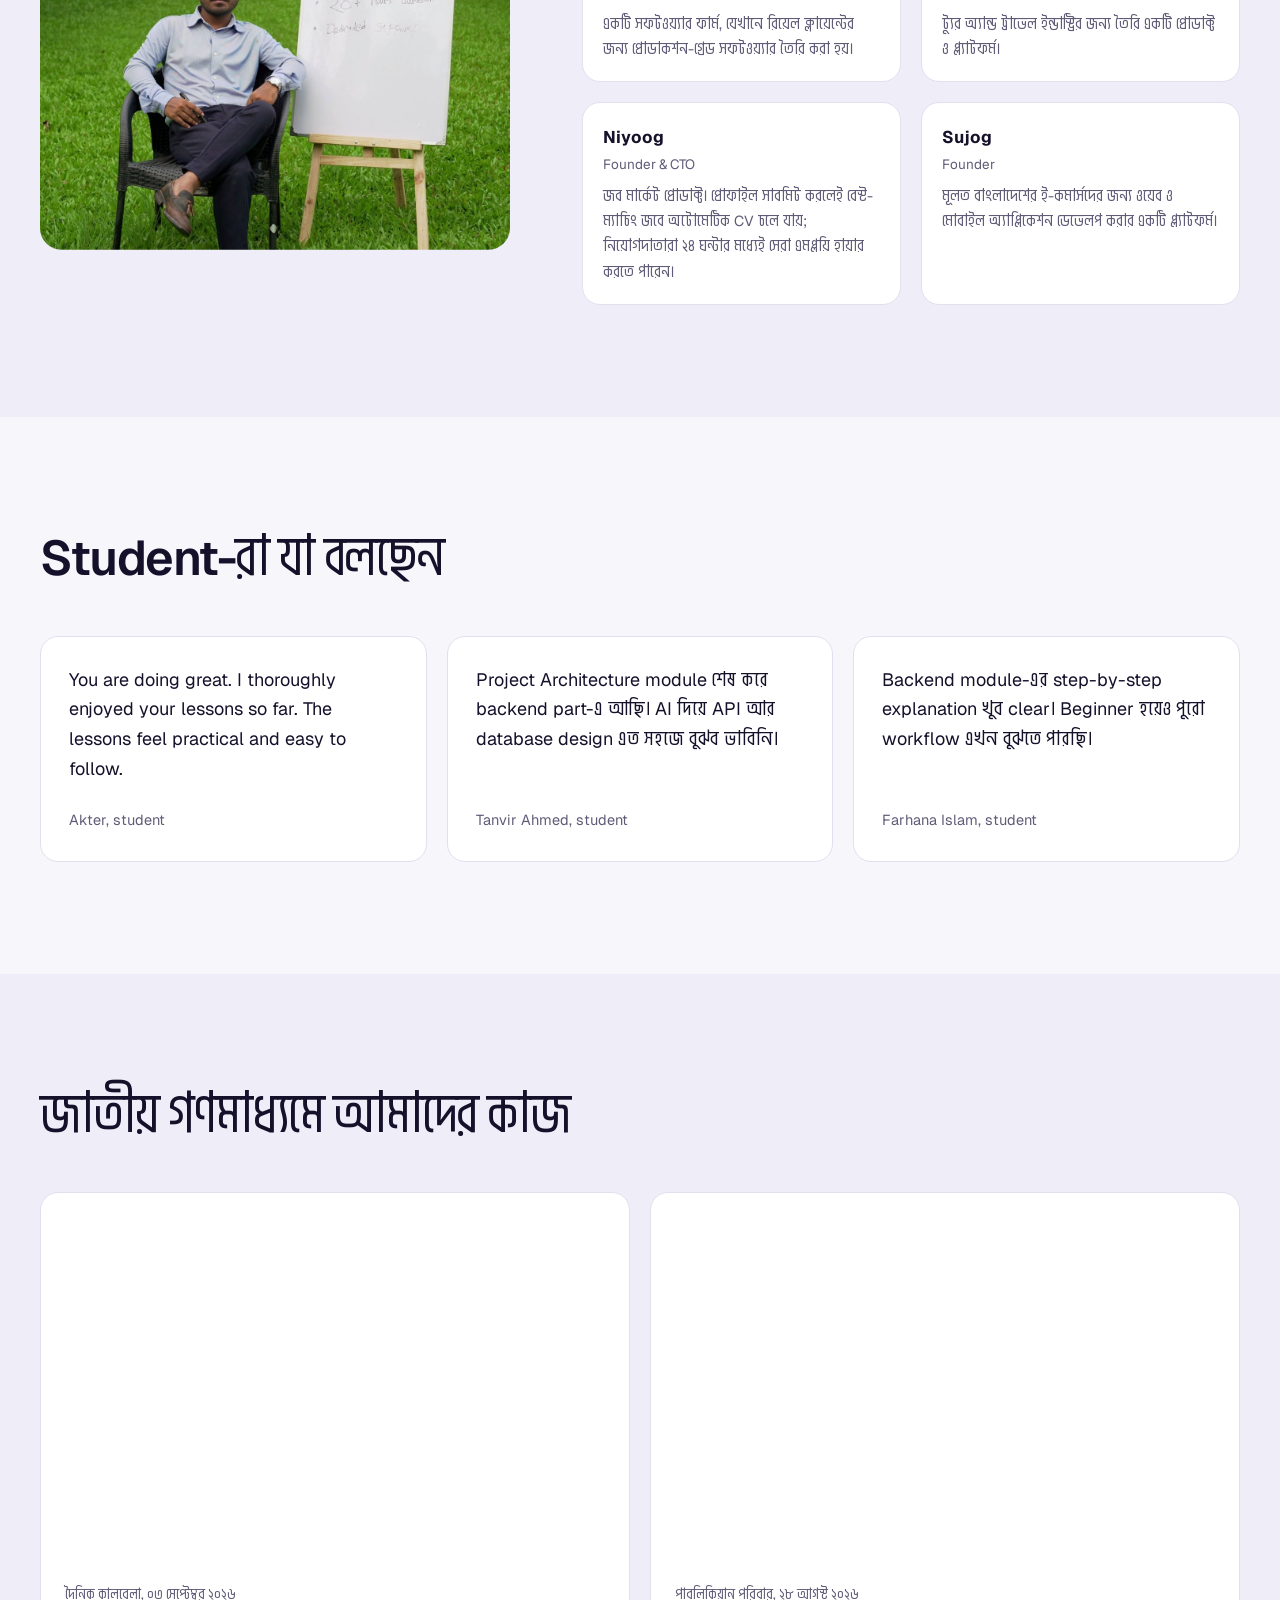
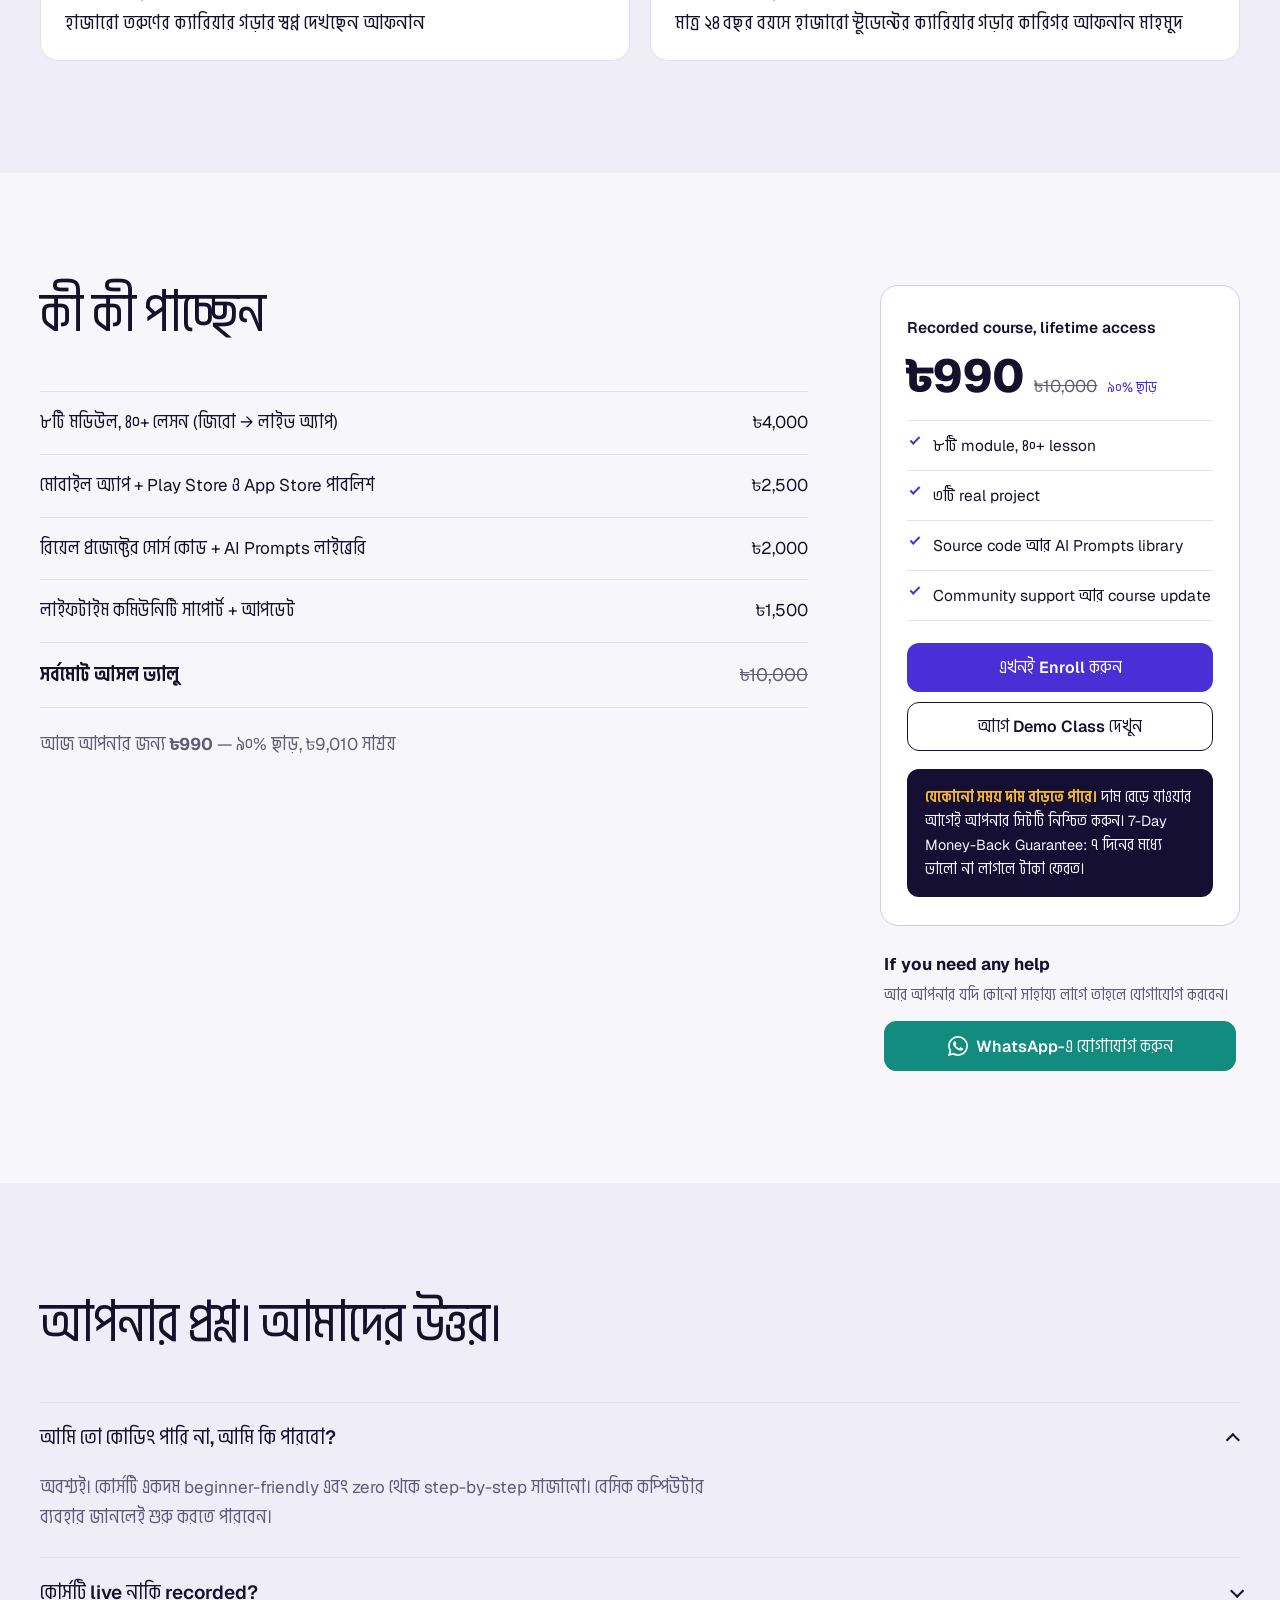
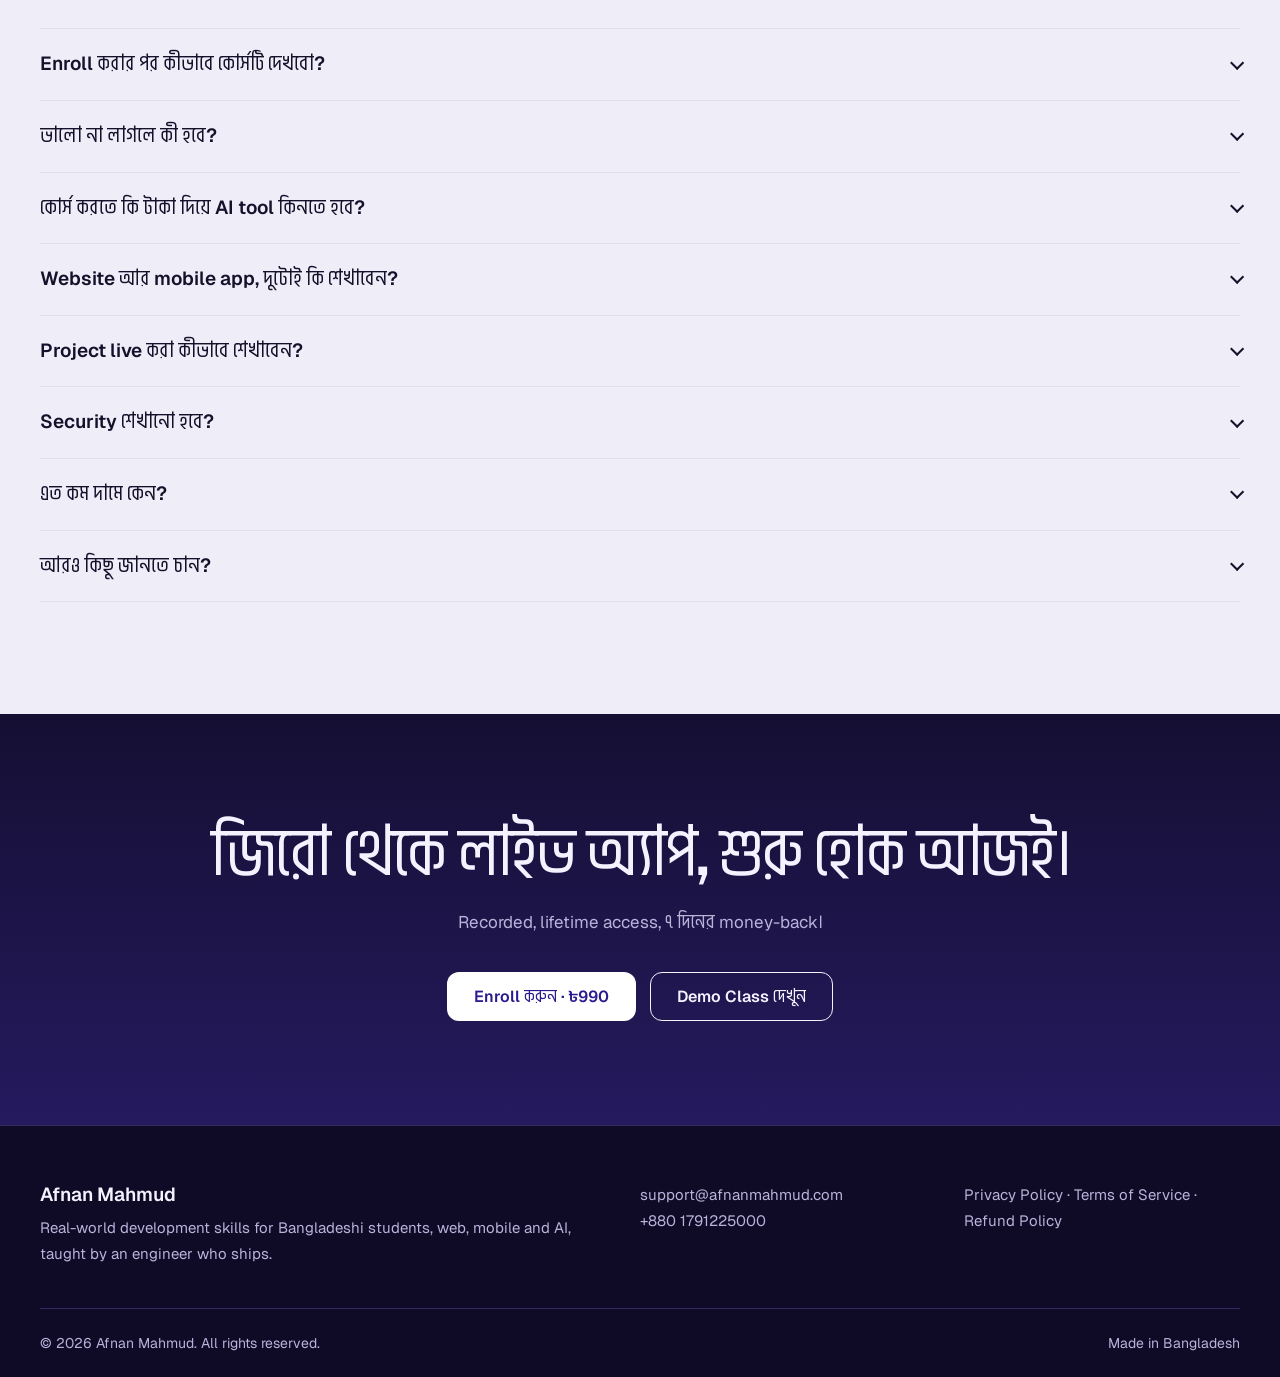
<file: v2/superhuman.html>
<!doctype html>
<html lang="bn">
<head>
<meta charset="utf-8">
<meta name="viewport" content="width=device-width, initial-scale=1">
<title>AI for Developers — Afnan Mahmud</title>
<meta name="description" content="বাংলায় রেকর্ডেড কোর্স: AI দিয়ে idea থেকে live website আর mobile app পর্যন্ত।">
<link rel="icon" href="../assets/afnan-mark.png">
<link rel="preconnect" href="https://fonts.googleapis.com"><link rel="preconnect" href="https://fonts.gstatic.com" crossorigin>
<link href="https://fonts.googleapis.com/css2?family=Geist:wght@300;400;500;600&family=Anek+Bangla:wght@400;600;800&display=swap" rel="stylesheet">
<link rel="stylesheet" href="kit.css">
<link rel="stylesheet" href="superhuman.css">
<link rel="stylesheet" href="motion.css">
<script>if(!matchMedia("(prefers-reduced-motion: reduce)").matches&&!/[?&]still/.test(location.search))document.documentElement.classList.add("motion")</script>
</head>
<body class="t-superhuman">
<a class="skip" href="#about">Skip to content</a>

<header class="top" id="top">
  <div class="wrap top-in">
    <a class="brand" href="#top"><img src="../assets/afnan-mark.png" alt="" width="32" height="32"><span>Afnan Mahmud</span></a>
    <nav class="menu" aria-label="Page sections">
      <a href="#build">প্রজেক্ট</a><a href="#path">ধাপ</a><a href="#curriculum">কারিকুলাম</a><a href="#instructor">ইন্সট্রাক্টর</a><a href="#reviews">রিভিউ</a><a href="#faq">প্রশ্ন</a>
    </nav>
    <a class="btn btn-p btn-sm" data-enroll>Enroll · ৳990</a>
  </div>
</header>

<main>
  <section class="hero">
    <div class="wrap hero-grid">
      <div class="hero-text">
        <p class="hero-kick">বাংলায় রেকর্ডেড কোর্স, নিজের সময়ে শিখুন</p>
        <h1 id="h1"></h1>
        <p class="lede" id="lede"></p>
        <div class="buy">
          <p class="price"><b>৳990</b><s>৳10,000</s></p>
          <a class="btn btn-p" data-enroll>Enroll করুন</a>
          <button type="button" class="btn btn-l js-demo">Demo Class দেখুন</button>
        </div>
        <p class="fine">২৫০০+ জন student কোর্সটি শুরু করেছেন। ৭ দিনের মধ্যে ভালো না লাগলে টাকা ফেরত, আর access পাবেন lifetime।</p>
      </div>
      <figure class="hero-media">
        <button type="button" class="video js-demo" aria-label="Demo Class দেখুন">
          <img src="../assets/demo-poster-fill.jpg" alt="Afnan Mahmud কোর্সের demo class-এ কথা বলছেন" width="548" height="720">
          <span class="play" aria-hidden="true"><svg viewBox="0 0 24 24" width="22" height="22"><path d="M8 5v14l11-7z" fill="currentColor"/></svg></span>
        </button>
        <figcaption>Demo class · Afnan Mahmud</figcaption>
      </figure>
    </div>
  </section>

  <div class="wrap"><dl class="facts grid" id="facts"></dl></div>

  <section id="about" class="sec"><div class="wrap">
    <div class="sec-h"><h2>কোর্সটা কেমন</h2><p id="intro-p"></p></div>
    <div class="cmp grid" id="approach"></div>
  </div></section>

  <section id="build" class="sec tint"><div class="wrap">
    <div class="sec-h"><h2 id="build-h"></h2><p id="build-sub"></p></div>
    <div class="bento grid" id="outcomes"></div>
    <h3 class="sub-h">তিনটি real project</h3>
    <div class="proj grid" id="projects"></div>
  </div></section>

  <section id="audience" class="sec"><div class="wrap">
    <div class="sec-h"><h2 id="aud-h"></h2></div>
    <div class="aud grid" id="audience-list"></div>
    <p class="note" id="aud-note"></p>
  </div></section>

  <section id="path" class="sec dark"><div class="wrap">
    <div class="sec-h"><h2>Idea থেকে launch, সাত ধাপে</h2><p id="path-sub"></p></div>
    <ol class="stg grid" id="stages"></ol>
  </div></section>

  <section id="curriculum" class="sec"><div class="wrap">
    <div class="sec-h"><h2 id="syl-h"></h2></div>
    <div class="acc syl" id="modules"></div>
  </div></section>

  <section id="tools" class="sec tint"><div class="wrap">
    <div class="sec-h"><h2>যে tools-এ কাজ করবেন</h2></div>
    <div class="toolbox grid" id="tools-list"></div>
    <p class="note" id="tools-note"></p>
  </div></section>

  <section id="how" class="sec"><div class="wrap">
    <div class="sec-h"><h2 id="how-h"></h2></div>
    <ol class="how grid" id="how-list"></ol>
  </div></section>

  <section id="instructor" class="sec tint"><div class="wrap">
    <div class="person">
      <img src="../assets/mentor-1200.jpg" alt="Afnan Mahmud" loading="lazy" width="1188" height="1200">
      <div>
        <h2 id="ins-name"></h2>
        <p class="role" id="ins-role"></p>
        <p class="prose" id="ins-bio"></p>
        <dl class="ventures grid" id="ventures"></dl>
      </div>
    </div>
  </div></section>

  <section id="reviews" class="sec"><div class="wrap">
    <div class="sec-h"><h2 id="rev-h"></h2></div>
    <div class="quotes grid" id="quotes"></div>
  </div></section>

  <section id="news" class="sec tint"><div class="wrap">
    <div class="sec-h"><h2 id="news-h"></h2></div>
    <div class="clips grid" id="clips"></div>
  </div></section>

  <section id="pricing" class="sec"><div class="wrap price-wrap">
    <div class="price-l">
      <div class="sec-h"><h2>কী কী পাচ্ছেন</h2></div>
      <table class="bill" id="bill"></table>
    </div>
    <div class="rail">
      <aside class="ticket" aria-label="Enroll">
        <p class="ticket-title">Recorded course, lifetime access</p>
        <p class="ticket-price"><b>৳990</b><s>৳10,000</s><span>৯০% ছাড়</span></p>
        <ul class="ticks">
          <li>৮টি module, ৪০+ lesson</li><li>৩টি real project</li><li>Source code আর AI Prompts library</li><li>Community support আর course update</li>
        </ul>
        <a class="btn btn-p btn-block" data-enroll>এখনই Enroll করুন</a>
        <button type="button" class="btn btn-l btn-block js-demo">আগে Demo Class দেখুন</button>
        <p class="ticket-note" id="ticket-note"></p>
      </aside>
      <div class="help">
        <p class="help-t">If you need any help</p>
        <p class="help-d">আর আপনার যদি কোনো সাহায্য লাগে তাহলে যোগাযোগ করবেন।</p>
        <a class="btn btn-wa btn-block" href="https://wa.me/8801791225000" target="_blank" rel="noopener"><svg viewBox="0 0 24 24" aria-hidden="true"><path d="M17.47 14.38c-.3-.15-1.76-.87-2.03-.97-.27-.1-.47-.15-.67.15-.2.3-.77.97-.94 1.16-.17.2-.35.22-.64.07-.3-.15-1.26-.46-2.39-1.48-.88-.79-1.48-1.76-1.65-2.06-.17-.3-.02-.46.13-.6.13-.14.3-.35.45-.52.15-.17.2-.3.3-.5.1-.2.05-.37-.02-.52-.08-.15-.67-1.61-.92-2.21-.24-.58-.49-.5-.67-.51h-.57c-.2 0-.52.07-.79.37-.27.3-1.04 1.02-1.04 2.48 0 1.46 1.07 2.88 1.21 3.07.15.2 2.1 3.2 5.08 4.49.71.3 1.26.49 1.69.63.71.23 1.36.2 1.87.12.57-.09 1.76-.72 2-1.42.25-.7.25-1.29.17-1.42-.07-.12-.27-.2-.57-.35zM12.05 21.8h-.01a9.87 9.87 0 0 1-5.03-1.38l-.36-.21-3.74.98 1-3.65-.24-.37a9.86 9.86 0 0 1-1.51-5.26c0-5.45 4.44-9.89 9.89-9.89 2.64 0 5.12 1.03 6.99 2.9a9.83 9.83 0 0 1 2.89 7c0 5.45-4.44 9.88-9.88 9.88zM20.47 3.5A11.8 11.8 0 0 0 12.05 0C5.5 0 .16 5.34.16 11.89c0 2.1.55 4.14 1.59 5.95L.06 24l6.3-1.65a11.9 11.9 0 0 0 5.68 1.45h.01c6.55 0 11.89-5.34 11.89-11.89 0-3.18-1.24-6.17-3.48-8.41z"/></svg>WhatsApp-এ যোগাযোগ করুন</a>
      </div>
    </div>
  </div></section>

  <section id="faq" class="sec tint"><div class="wrap">
    <div class="sec-h"><h2 id="faq-h"></h2></div>
    <div class="acc faq" id="faq-list"></div>
  </div></section>

  <section class="closing">
    <div class="wrap closing-in">
      <h2 id="closing-h"></h2>
      <p>Recorded, lifetime access, ৭ দিনের money-back।</p>
      <div class="closing-act">
        <a class="btn btn-p" data-enroll>Enroll করুন · ৳990</a>
        <button type="button" class="btn btn-l js-demo">Demo Class দেখুন</button>
      </div>
    </div>
  </section>
</main>

<footer class="foot">
  <div class="wrap foot-in">
    <div><p class="foot-brand">Afnan Mahmud</p><p class="foot-about" id="foot-about"></p></div>
    <p class="foot-contact" id="foot-contact"></p>
    <p class="foot-legal">Privacy Policy · Terms of Service · Refund Policy</p>
  </div>
  <div class="wrap foot-end"><span id="copy"></span><span>Made in Bangladesh</span></div>
</footer>

<div class="bar" id="bar"><span>৳990</span><a class="btn btn-p btn-sm" data-enroll>Enroll করুন</a></div>

<script src="../js/content.js"></script>
<script src="kit.js"></script>
<script src="reveal-kit.js"></script>
<script src="common.js"></script>
</body>
</html>
</file>
<file: css/base.css>
/* Shared structure. Colors, fonts, radii come from tokens (js/tokens.js) via CSS variables.
   Each theme-*.css then changes layout, decoration and motion for its direction. */
:root{--tabs-h:46px;--hdr-h:68px}
*,*::before,*::after{box-sizing:border-box}
*{margin:0}
html{scroll-behavior:smooth;scroll-padding-top:calc(var(--tabs-h) + var(--hdr-h) + 16px);-webkit-text-size-adjust:100%}
body{font-family:var(--f-body),'Hind Siliguri',system-ui,sans-serif;background:var(--bg);color:var(--ink);line-height:1.65;font-size:16px;padding-top:var(--tabs-h);-webkit-font-smoothing:antialiased;overflow-x:hidden}
body.lock{overflow:hidden}
img{max-width:100%;display:block}
button{font:inherit;color:inherit;cursor:pointer;background:none;border:0;text-align:inherit}
a{color:inherit}
ul,ol{padding:0;list-style:none}
h1,h2,h3,h4{font-family:var(--f-display),'Hind Siliguri',sans-serif;font-weight:var(--h-weight);letter-spacing:calc(var(--h-track)*.5);line-height:1.2}
:focus-visible{outline:2px solid var(--primary);outline-offset:3px;border-radius:6px}
.skip{position:absolute;left:-999px;top:8px;background:#fff;color:#000;padding:8px 12px;z-index:300}
.skip:focus{left:8px}
.theme-note{position:absolute;width:1px;height:1px;overflow:hidden;clip:rect(0 0 0 0)}
.wrap{max-width:1200px;margin:0 auto;padding:0 24px}
.mono{font-family:var(--f-mono),monospace;font-size:11px;letter-spacing:.08em;text-transform:uppercase;color:var(--muted)}

/* theme switcher bar */
.theme-bar{position:fixed;inset:0 0 auto 0;height:var(--tabs-h);z-index:200;background:#111;color:#fff;display:flex;align-items:center;gap:16px;padding:0 16px;font-family:'Inter',sans-serif;font-size:13px}
.tb-label{opacity:.55;font-size:11px;letter-spacing:.1em;text-transform:uppercase;white-space:nowrap}
.tb-tabs{display:flex;gap:4px;overflow-x:auto;scrollbar-width:none;flex:1;min-width:0}
.tb-tabs button{display:flex;align-items:center;gap:7px;padding:7px 14px;border-radius:999px;color:#bbb;white-space:nowrap;transition:.2s}
.tb-tabs button:hover{color:#fff;background:#222}
.tb-tabs button[aria-selected=true]{background:#fff;color:#111;font-weight:600}
.tb-tabs kbd{font:500 10px 'IBM Plex Mono',monospace;opacity:.5;border:1px solid currentColor;border-radius:4px;padding:0 4px}
.tb-ds{color:#bbb;text-decoration:none;white-space:nowrap;font-size:12px}.tb-ds:hover{color:#fff}
@media(max-width:700px){.tb-label,.tb-tabs kbd{display:none}}

/* header */
.site-header{position:sticky;top:var(--tabs-h);z-index:90;background:color-mix(in srgb,var(--bg) 88%,transparent);backdrop-filter:blur(14px);border-bottom:1px solid transparent;transition:.25s}
.site-header.compact{border-color:var(--line);--hdr-pad:8px}
.hdr{display:flex;align-items:center;justify-content:space-between;height:var(--hdr-h);gap:20px;transition:height .25s}
.site-header.compact .hdr{height:58px}
.brand{display:flex;align-items:center;gap:10px;text-decoration:none;font-weight:700;font-family:var(--f-display),sans-serif}
.brand img{border-radius:50%;object-fit:cover}
.nav{display:flex;gap:4px}
.nav a{padding:8px 12px;border-radius:var(--r-btn);text-decoration:none;font-size:14px;color:var(--muted);transition:.2s}
.nav a:hover,.nav a.is-active{color:var(--ink);background:color-mix(in srgb,var(--ink) 6%,transparent)}
.hdr-actions{display:flex;align-items:center;gap:14px}
.signin{font-size:14px;text-decoration:none;color:var(--muted)}
.burger{display:none;width:40px;height:40px;border:1px solid var(--line);border-radius:10px;position:relative}
.burger span{position:absolute;left:11px;right:11px;height:2px;background:var(--ink);transition:.2s}
.burger span:first-child{top:15px}.burger span:last-child{top:23px}
.burger[aria-expanded=true] span:first-child{top:19px;transform:rotate(45deg)}.burger[aria-expanded=true] span:last-child{top:19px;transform:rotate(-45deg)}
.drawer{display:flex;flex-direction:column;gap:4px;padding:12px 24px 20px;border-top:1px solid var(--line);background:var(--bg)}
.drawer[hidden]{display:none}.drawer a:not(.btn){padding:12px 4px;text-decoration:none;border-bottom:1px solid var(--line)}
.brand{white-space:nowrap}
@media(max-width:1000px){.nav,.signin{display:none}.burger{display:block}}
@media(max-width:560px){.hdr{gap:8px}.hdr-actions{gap:8px}.hdr-actions .btn{padding:10px 14px;font-size:13px}}
@media(min-width:1001px){.drawer{display:none!important}}

/* buttons */
.btn{display:inline-flex;align-items:center;justify-content:center;gap:8px;padding:13px 22px;border-radius:var(--r-btn);font-weight:600;font-size:15px;text-decoration:none;line-height:1.2;transition:transform .2s,background .2s;white-space:nowrap}
.btn-primary{background:var(--primary);color:var(--primary-ink)}
.btn-primary:hover{transform:translateY(-2px);}
.btn-ghost{border:1px solid var(--line);background:var(--surface);color:var(--ink)}
.btn-ghost:hover{border-color:var(--ink)}
.btn[disabled]{opacity:.5;cursor:not-allowed}
.btn-block{width:100%;padding:16px 22px;font-size:16px}
.cta-row{display:flex;flex-wrap:wrap;gap:12px;align-items:center}

/* section scaffolding */
.sec{padding:clamp(64px,9vw,112px) 0;position:relative}
.sec-head{max-width:760px;margin:0 auto clamp(36px,5vw,60px);text-align:center;display:flex;flex-direction:column;align-items:center;gap:14px}
.sec-head h2{font-size:clamp(28px,4.2vw,52px)}
.sec-head .sub{color:var(--muted);font-size:clamp(15px,1.5vw,18px);max-width:640px}
.lead2{font-weight:700;color:var(--ink)}
.kick{display:inline-flex;font-size:12px;font-weight:600;padding:5px 12px;border-radius:var(--r-chip);background:var(--primary-soft);color:var(--ink)}
.note{color:var(--muted);font-size:13px;text-align:center;margin-top:28px;max-width:720px;margin-inline:auto}
.tags{display:flex;flex-wrap:wrap;gap:6px}
.tag,.pill{display:inline-flex;font-size:12px;padding:4px 10px;border-radius:var(--r-chip);background:var(--surface2);border:1px solid var(--line);color:var(--ink);line-height:1.5}
.card{background:var(--surface);border:1px solid var(--line);border-radius:var(--r-card);padding:28px;transition:transform .3s,border-color .3s}
.card:hover{transform:translateY(-3px)}
.num,.badge-n{font-family:var(--f-mono),monospace;font-size:12px;color:var(--muted)}
.check li{display:flex;gap:10px;align-items:flex-start;font-size:14.5px;padding:4px 0}
.check svg{flex:none;margin-top:5px;color:var(--primary)}
.link{color:var(--primary);font-weight:600;font-size:14px;text-decoration:underline;text-underline-offset:4px}
.rv{opacity:0;transform:translateY(20px);transition:opacity .7s cubic-bezier(.2,.7,.2,1) var(--d,0ms),transform .7s cubic-bezier(.2,.7,.2,1) var(--d,0ms)}
.rv.in{opacity:1;transform:none}
body.swap main,body.swap .site-header,body.swap footer{animation:swap .45s ease}
@keyframes swap{from{opacity:.35}to{opacity:1}}

/* hero */
.hero{padding-top:clamp(40px,6vw,80px)}
.hero-grid{display:grid;grid-template-columns:1.05fr 1fr;gap:clamp(28px,5vw,72px);align-items:center}
.eyebrow{font-family:var(--f-mono),monospace;font-size:12px;letter-spacing:.08em;color:var(--muted);margin-bottom:16px}
.hero h1{font-size:clamp(32px,5vw,62px);margin-bottom:20px;line-height:1.18}
.lead{font-size:clamp(16px,1.6vw,19px);color:var(--muted);max-width:560px;margin-bottom:28px}
.micro{display:flex;flex-wrap:wrap;gap:8px 18px;margin-top:22px;font-size:13px;color:var(--muted)}
.micro li::before{content:'';display:inline-block;width:6px;height:6px;border-radius:50%;background:var(--primary);margin-right:7px;vertical-align:middle}
.qs,.hero-card,.sketch{display:none}
.hero-visual{position:relative}
.vid-card{position:relative}
.vid{position:relative;display:block;width:100%;aspect-ratio:16/10;border-radius:var(--r-card);overflow:hidden;background:#000;}
.vid img{width:100%;height:100%;object-fit:cover;opacity:.92;transition:transform .6s}
.vid:hover img{transform:scale(1.03)}
.play{position:absolute;left:50%;top:50%;translate:-50% -50%;width:72px;height:72px;border-radius:50%;background:#fff;color:#111;display:grid;place-items:center;transition:transform .25s}
.play svg{width:22px;height:22px;margin-left:3px}
.vid:hover .play{transform:scale(1.1)}
.vid-cap{position:absolute;left:14px;bottom:14px;background:rgba(255,255,255,.92);color:#111;padding:7px 14px;border-radius:999px;font-size:13px;font-weight:600}
.bubble{position:absolute;right:-6px;top:-18px;background:#fff;color:#111;padding:8px 14px;border-radius:14px;font-size:13px;font-weight:600;rotate:3deg}
@media(max-width:900px){.hero-grid{grid-template-columns:1fr}.bubble{right:6px}}

/* facts */
.facts{padding:0}
.facts-grid{display:grid;grid-template-columns:repeat(4,1fr);gap:0;border:1px solid var(--line);border-radius:var(--r-card);background:var(--surface);overflow:hidden}
.facts-grid li{display:flex;flex-direction:column;gap:2px;padding:20px 24px;border-right:1px solid var(--line);border-bottom:1px solid var(--line)}
.facts-grid i{color:var(--primary);margin-bottom:4px;display:flex}
.facts-grid b{font-family:var(--f-display),sans-serif;font-size:20px;line-height:1.2}
.facts-grid span{font-size:13px;color:var(--muted)}
.facts-grid li:nth-child(4n){border-right:0}.facts-grid li:nth-child(n+5){border-bottom:0}
@media(max-width:800px){.facts-grid{grid-template-columns:repeat(2,1fr)}.facts-grid li{border-right:1px solid var(--line)!important;border-bottom:1px solid var(--line)!important}.facts-grid li:nth-child(2n){border-right:0!important}.facts-grid li:nth-child(n+7){border-bottom:0!important}}

/* build */
.outcomes{display:grid;grid-template-columns:repeat(4,1fr);gap:18px}
.outcome{display:flex;flex-direction:column;gap:12px;padding:22px}
.outcome h3{font-size:20px}.outcome p{color:var(--muted);font-size:14px;flex:1}
.mini{min-height:120px;border-radius:calc(var(--r-card) - 10px);background:var(--surface2);border:1px solid var(--line);padding:12px;display:flex;flex-direction:column;gap:6px;justify-content:center;font-size:11px;overflow:hidden}
.mini-web i{font-style:normal;display:flex;justify-content:space-between;padding:5px 9px;border-radius:6px;background:var(--surface);border:1px solid var(--line)}.mini-web i.on{background:var(--primary);color:var(--primary-ink)}.mini-web em{font-style:normal;opacity:.75}
.mini-app{flex-direction:row;align-items:center;justify-content:center;gap:10px}
.phone{width:44px;height:88px;border-radius:10px;border:2px solid var(--ink);background:var(--surface);padding:8px 5px;display:flex;flex-direction:column;gap:4px}.phone.p2{translate:0 8px;border-color:var(--primary)}
.phone b{height:10px;border-radius:3px;background:var(--primary-soft)}.phone b:first-child{background:var(--primary)}
.mini-app small{display:none}
.mini-term{background:#14161f;color:#d7dae6;font-family:var(--f-mono),monospace;font-size:10px;gap:3px}.mini-term code{font:inherit}.mini-term .bad{color:#ff8a8a}.mini-term .ok{color:#7ee2a8}
.mini-pipe{flex-direction:row;align-items:center;gap:4px;font-size:10px}.mini-pipe span{padding:5px 7px;border-radius:6px;background:var(--surface);border:1px solid var(--line);text-align:center}.mini-pipe span.on{background:var(--primary);color:var(--primary-ink)}.mini-pipe i{flex:1;height:2px;background:var(--line)}
@media(max-width:1000px){.outcomes{grid-template-columns:repeat(2,1fr)}}@media(max-width:560px){.outcomes{grid-template-columns:1fr}}

.proj{margin-top:clamp(40px,6vw,72px)}
.proj-head{display:flex;flex-wrap:wrap;align-items:baseline;gap:6px 16px;margin-bottom:18px}.proj-head h3{font-size:clamp(22px,2.6vw,32px)}.ph-note{font-size:12px;color:var(--muted)}
.ptabs{display:grid;grid-template-columns:repeat(3,1fr);gap:10px;margin-bottom:16px}
.ptab{display:flex;flex-direction:column;gap:2px;padding:14px 18px;border:1px solid var(--line);border-radius:var(--r-btn);background:var(--surface);font-family:var(--f-mono),monospace;font-size:11px;letter-spacing:.06em;text-transform:uppercase;color:var(--muted);transition:.2s}
.ptab small{font:600 15px var(--f-body),'Hind Siliguri',sans-serif;text-transform:none;letter-spacing:0;color:var(--ink)}
.ptab.is-on{border-color:var(--primary);outline:1px solid var(--primary);outline-offset:-2px}
.proj-body{display:grid;grid-template-columns:1fr 1.1fr;gap:24px;background:var(--surface);border:1px solid var(--line);border-radius:var(--r-card);padding:clamp(20px,3vw,36px);}
.pinfo{display:flex;flex-direction:column;gap:12px;align-items:flex-start}.pinfo h4{font-size:26px}.pinfo p{color:var(--muted)}
.pinfo dl{display:grid;gap:8px;width:100%;margin:4px 0 8px}.pinfo dl div{display:flex;justify-content:space-between;gap:12px;border-top:1px solid var(--line);padding-top:8px;font-size:13px}.pinfo dt{color:var(--muted)}.pinfo dd{font-weight:600;text-align:right}
.pprev{background:var(--surface2);border-radius:calc(var(--r-card) - 6px);display:flex;flex-direction:column;align-items:center;padding:16px;gap:14px;min-height:340px;border:1px solid var(--line)}
.seg{display:inline-flex;border:1px solid var(--line);border-radius:var(--r-btn);padding:3px;background:var(--surface)}.seg button{padding:6px 14px;font-size:13px;border-radius:calc(var(--r-btn) - 3px)}.seg .is-on{background:var(--ink);color:var(--bg)}
.stage-dev{flex:1;display:grid;place-items:center;width:100%}
.dev{background:var(--surface);border:1px solid var(--line);overflow:hidden;animation:pop .5s}
@keyframes pop{from{opacity:0;transform:scale(.96)}}
.dev-d{width:100%;max-width:440px;border-radius:12px}.dev .bar{display:flex;align-items:center;gap:5px;padding:8px 10px;border-bottom:1px solid var(--line);background:var(--surface2)}.dev .bar span{width:8px;height:8px;border-radius:50%;background:var(--line)}.dev .bar em{margin-left:auto;font:10px var(--f-mono),monospace;color:var(--muted);font-style:normal}
.dev-d .scr{display:grid;grid-template-columns:70px 1fr;height:210px}.dev-d aside{border-right:1px solid var(--line);padding:12px 8px;display:flex;flex-direction:column;gap:8px}.dev-d aside i{height:8px;border-radius:4px;background:var(--primary-soft)}.dev-d aside i:first-child{background:var(--primary)}
.dev-d main{padding:14px;display:flex;flex-direction:column;gap:8px}.dev-d main b{height:14px;width:55%;border-radius:4px;background:var(--ink)}.dev-d main i{height:8px;border-radius:4px;background:var(--line)}.dev-d .cards{display:grid;grid-template-columns:repeat(3,1fr);gap:6px;margin-top:6px}.dev-d .cards u{height:56px;border-radius:8px;background:var(--primary-soft)}
.dev-m{width:150px;border-radius:26px;border:5px solid var(--ink);padding:0}.dev-m .notch{height:14px;width:50px;background:var(--ink);margin:0 auto;border-radius:0 0 10px 10px}.dev-m .scr{height:250px;padding:12px;display:flex;flex-direction:column;gap:8px}.dev-m b{height:50px;border-radius:10px;background:var(--primary)}.dev-m i{height:30px;border-radius:8px;background:var(--primary-soft)}.dev-m i.s{height:54px;background:var(--surface2);border:1px solid var(--line)}.dev-m u{height:18px;border-radius:9px;background:var(--ink);margin-top:auto}
@media(max-width:900px){.proj-body{grid-template-columns:1fr}.ptabs{grid-template-columns:1fr}}

/* audience */
.aud-grid{display:grid;grid-template-columns:repeat(4,1fr);gap:16px}
.aud{display:flex;flex-direction:column;gap:10px;cursor:pointer;position:relative}
.aud h3{font-size:20px}.aud p{color:var(--muted);font-size:14px}
.aud .check{opacity:.45;transition:.3s}.aud.is-on .check,.aud:hover .check{opacity:1}
.aud.is-on{border-color:var(--primary);outline:1px solid var(--primary);outline-offset:-2px}
.aud .tags{margin-top:auto}
@media(max-width:1000px){.aud-grid{grid-template-columns:repeat(2,1fr)}}@media(max-width:560px){.aud-grid{grid-template-columns:1fr}}

/* approach */
.vs{display:grid;grid-template-columns:1fr 1fr;gap:18px}
.vs h3{font-size:18px;display:flex;align-items:center;gap:10px;margin-bottom:14px}.vs h3 span{display:grid;place-items:center;width:26px;height:26px;border-radius:50%;font-size:13px;background:var(--surface2);border:1px solid var(--line)}
.vs li{padding:9px 0;border-top:1px solid var(--line);font-size:15px;color:var(--muted)}
.vs-new{background:var(--primary);color:var(--primary-ink);border-color:transparent}.vs-new li{color:inherit;border-color:rgba(255,255,255,.18)}.vs-new h3 span{background:rgba(255,255,255,.2);border:0}
.steps{display:grid;grid-template-columns:repeat(5,1fr);gap:10px;margin-top:22px;position:relative}
.step{display:flex;flex-direction:column;align-items:flex-start;gap:2px;padding:16px;border:1px solid var(--line);border-radius:var(--r-btn);background:var(--surface);transition:.25s}
.step i{font:600 12px var(--f-mono),monospace;font-style:normal;color:var(--muted)}.step b{font-size:16px}.step small{color:var(--muted);font-size:12px}
.step.is-on{background:var(--ink);color:var(--bg);transform:translateY(-3px)}.step.is-on small,.step.is-on i{color:inherit;opacity:.7}
@media(max-width:800px){.vs{grid-template-columns:1fr}.steps{grid-template-columns:1fr 1fr}}

/* workflow */
.stages{display:grid;grid-template-columns:repeat(7,1fr);gap:8px 8px;position:relative}
.progress{grid-column:1/-1;height:3px;background:var(--line);border-radius:3px;overflow:hidden;margin-bottom:6px}.progress span{display:block;height:100%;background:var(--primary);transition:width .5s}
.stg-btn{grid-row:2;display:flex;flex-direction:column;gap:4px;padding:14px;border:1px solid var(--line);border-radius:var(--r-btn);background:var(--surface);transition:.25s}
.stg-btn i{font:600 11px var(--f-mono),monospace;font-style:normal;color:var(--muted)}.stg-btn b{font-size:17px;font-family:var(--f-display),sans-serif}
.stg-btn:hover{transform:translateY(-2px)}
.stg-btn.is-open{background:var(--ink);color:var(--bg)}.stg-btn.is-open i{color:inherit;opacity:.7}
.stg-body{display:none;grid-row:3;grid-column:1/-1;margin-top:10px;border-radius:var(--r-card);padding:clamp(20px,3vw,36px);gap:28px;grid-template-columns:1.4fr 1fr;border:1px solid var(--line)}
.stg-body.is-open{display:grid;animation:pop .45s}
.stg-body[data-c="0"]{background:var(--t1)}.stg-body[data-c="1"]{background:var(--t2)}.stg-body[data-c="2"]{background:var(--t3)}.stg-body[data-c="3"]{background:var(--t4)}.stg-body[data-c="4"]{background:var(--t5)}.stg-body[data-c="5"]{background:var(--t6)}.stg-body[data-c="6"]{background:var(--t7)}
.stg-main h3{font-size:clamp(26px,3vw,38px);margin:6px 0}.stg-main p{margin-bottom:10px}
.stg-side{display:flex;flex-direction:column;gap:16px;border-left:1px solid color-mix(in srgb,var(--ink) 14%,transparent);padding-left:28px}.stg-side small{display:block;font:11px var(--f-mono),monospace;text-transform:uppercase;letter-spacing:.08em;color:var(--muted);margin-bottom:4px}
@media(max-width:899px){.stages{grid-template-columns:1fr}.progress{display:none}.stg-btn{grid-row:auto;flex-direction:row;align-items:center;gap:12px}.stg-body{grid-row:auto;grid-column:auto;margin:0 0 6px;grid-template-columns:1fr}.stg-side{border-left:0;padding-left:0;border-top:1px solid color-mix(in srgb,var(--ink) 14%,transparent);padding-top:16px}}

/* stack */
.stack-grid{display:grid;grid-template-columns:1fr 1fr;gap:18px}
.stack-grid h3{font-size:22px;margin:6px 0 18px}
.tool-list{display:grid;grid-template-columns:1fr 1fr;gap:8px}
.tool{display:grid;grid-template-columns:34px 1fr;column-gap:10px;align-items:center;padding:10px;border:1px solid var(--line);border-radius:var(--r-btn);transition:.2s}
.tool i{grid-row:span 2;width:34px;height:34px;border-radius:9px;background:var(--primary-soft);display:grid;place-items:center;font-style:normal;font-weight:700}.tool b{font-size:14px}.tool small{font-size:12px;color:var(--muted)}
.tool.is-on{border-color:var(--primary);background:var(--surface2)}
.tool-det{margin-top:14px;padding:16px;border-radius:var(--r-btn);background:var(--surface2);border:1px solid var(--line);font-size:14px}.tool-det h4{font-size:17px;margin-bottom:8px}.tool-det h4 small{font:400 12px var(--f-body),sans-serif;color:var(--muted);margin-left:6px}
.tool-det dl,.dev-list{display:grid;gap:8px}.tool-det dl div{display:grid;grid-template-columns:130px 1fr;gap:8px;border-top:1px solid var(--line);padding-top:8px}.tool-det dt{color:var(--muted);font-size:12px}
.dev-list li{display:grid;grid-template-columns:1.2fr 1fr auto;gap:10px;align-items:center;padding:12px 0;border-top:1px solid var(--line);font-size:14px}.dev-list span{color:var(--muted)}.dev-list em{font:11px var(--f-mono),monospace;font-style:normal;padding:3px 8px;border-radius:var(--r-chip);background:var(--surface2);border:1px solid var(--line)}
@media(max-width:900px){.stack-grid{grid-template-columns:1fr}.dev-list li{grid-template-columns:1fr auto}.dev-list span{display:none}}

/* curriculum (flat siblings: button + body) */
.mods{display:grid;grid-template-columns:minmax(300px,380px) 1fr;gap:10px 28px;align-items:start}
.mod-btn{grid-column:1;display:grid;grid-template-columns:auto 1fr;column-gap:12px;row-gap:2px;padding:14px 16px;border:1px solid var(--line);border-radius:var(--r-btn);background:var(--surface);transition:.25s;position:relative}
.mod-btn .mono{display:none}.mod-btn i{grid-row:span 2;font:700 22px var(--f-display),sans-serif;font-style:normal;color:var(--muted);align-self:center}.mod-btn b{font-size:15px;line-height:1.3}.mod-btn small{font-size:12px;color:var(--muted)}.mod-btn .tags{display:none}
.mod-btn:hover{transform:translateX(3px)}
.mod-btn.is-open{background:var(--ink);color:var(--bg)}.mod-btn.is-open i,.mod-btn.is-open small{color:inherit;opacity:.75}
.mod-body{display:none;grid-column:2;grid-row:1/span 8;position:sticky;top:calc(var(--tabs-h) + var(--hdr-h) + 16px);background:var(--surface);border:1px solid var(--line);border-radius:var(--r-card);padding:clamp(22px,3vw,36px);}
.mod-body.is-open{display:block;animation:pop .4s}
.mod-body h3{font-size:clamp(22px,2.6vw,32px);margin:6px 0}.mod-body .o{color:var(--muted);margin-bottom:16px}
.mod-body ol{counter-reset:t;display:grid;gap:0}.mod-body li{counter-increment:t;display:flex;gap:14px;padding:11px 0;border-top:1px solid var(--line);font-size:15px}.mod-body li::before{content:counter(t,decimal-leading-zero);font:12px var(--f-mono),monospace;color:var(--muted);padding-top:4px}
.mod-meta{display:grid;grid-template-columns:1fr 1fr;gap:18px;margin-top:20px;padding-top:18px;border-top:1px solid var(--line);font-size:14px}.mod-meta small{display:block;font:11px var(--f-mono),monospace;text-transform:uppercase;letter-spacing:.08em;color:var(--muted);margin-bottom:4px}
#expandAll{display:none}
@media(max-width:899px){.mods{grid-template-columns:1fr;gap:0}.mod-btn{grid-column:auto;margin-top:8px}.mod-btn::after{content:'+';position:absolute;right:16px;top:50%;translate:0 -50%;font-size:20px}.mod-btn.is-open::after{content:'–'}.mod-body{grid-column:auto;grid-row:auto;position:static;margin-top:6px;}.mod-body h3,.mod-body .o,.mod-body>.mono{display:none}.mod-meta{grid-template-columns:1fr}#expandAll{display:inline-block}}

/* how it works */
.how-steps{display:grid;grid-template-columns:repeat(4,1fr);gap:16px;counter-reset:h}
.how{padding:0;overflow:hidden}.how>button{display:flex;align-items:center;gap:12px;width:100%;padding:22px 22px 8px}.how i{width:34px;height:34px;border-radius:50%;background:var(--primary);color:var(--primary-ink);display:grid;place-items:center;font-style:normal;font-weight:700;font-size:14px}.how b{font-size:18px;flex:1;font-family:var(--f-display),sans-serif}.how .pm{transition:.3s}.how.is-open .pm{rotate:45deg}
.how p{padding:0 22px 14px;color:var(--muted);font-size:14.5px}.how .more{display:none;padding-top:10px;margin:0 22px 18px;padding-inline:0;border-top:1px dashed var(--line);color:var(--ink)}.how.is-open .more{display:block;animation:pop .3s}
@media(max-width:1000px){.how-steps{grid-template-columns:1fr 1fr}}@media(max-width:560px){.how-steps{grid-template-columns:1fr}}

/* glance */
.glance-grid{display:grid;grid-template-columns:repeat(4,1fr);gap:16px}.glance-grid li{padding:26px;border:1px solid var(--line);border-radius:var(--r-card);background:var(--surface);display:flex;flex-direction:column;gap:4px}.glance-grid b{font:var(--h-weight) clamp(26px,3vw,38px)/1.1 var(--f-display),sans-serif;letter-spacing:var(--h-track)}.glance-grid span{color:var(--muted);font-size:14px}
.campus{position:relative;margin-top:22px;border-radius:var(--r-card);overflow:hidden;aspect-ratio:21/8}.campus img{width:100%;height:100%;object-fit:cover}.campus p{position:absolute;inset:auto 0 0 0;padding:28px 32px;color:#fff;font:600 clamp(20px,3vw,34px) var(--f-display),'Hind Siliguri',sans-serif;background:linear-gradient(transparent,rgba(0,0,0,.65))}
@media(max-width:800px){.glance-grid{grid-template-columns:1fr 1fr}.campus{aspect-ratio:16/10}}

/* why */
.why-grid{display:grid;grid-template-columns:repeat(6,1fr);gap:16px}.why-c{grid-column:span 2;display:flex;flex-direction:column;gap:8px;min-height:300px;overflow:hidden}.why-c:nth-child(-n+2){grid-column:span 3}
.why-c h3{font-size:22px}.why-c p{color:var(--muted);font-size:14px}.wv{margin-top:auto;padding-top:14px;display:flex;flex-direction:column;gap:8px}
.why-c[data-c="0"]{background:var(--t2)}.why-c[data-c="1"]{background:var(--t1)}.why-c[data-c="2"]{background:var(--t5)}.why-c[data-c="3"]{background:var(--t7)}.why-c[data-c="4"]{background:var(--t3)}
.bars{display:flex;align-items:flex-end;gap:8px;height:130px}.bars span{flex:1;border-radius:8px 8px 0 0;background:color-mix(in srgb,var(--primary) 22%,#fff);font-size:11px;padding:6px;display:flex;align-items:flex-start;justify-content:center;transition:.4s}.bars span:last-child{background:var(--primary);color:var(--primary-ink)}
.zero{display:flex;align-items:baseline;gap:8px}.zero b{font:700 54px/1 var(--f-display),sans-serif}.zero small{color:var(--muted)}
.rows{display:grid;gap:6px}.rows span{display:flex;justify-content:space-between;padding:9px 12px;border-radius:10px;background:rgba(255,255,255,.75);font-size:13px;font-weight:600}.rows em{font:11px var(--f-mono),monospace;font-style:normal;color:var(--primary)}
.stackp{display:grid;gap:6px;justify-items:center}.stackp span{padding:8px;border-radius:10px;background:color-mix(in srgb,var(--primary) 18%,#fff);font-size:12px;font-weight:600;width:100%;text-align:center}.stackp span:nth-child(1){width:70%}.stackp span:nth-child(2){width:80%}.stackp span:nth-child(3){width:90%}.stackp span:last-child{background:var(--primary);color:var(--primary-ink)}
.chat{display:grid;gap:6px;font-size:12px}.chat span{padding:8px 12px;border-radius:14px 14px 14px 4px;background:#fff;width:max-content;max-width:90%;border:1px solid var(--line)}.chat .me{justify-self:end;border-radius:14px 14px 4px 14px;background:var(--primary);color:var(--primary-ink);border-color:transparent}
@media(max-width:900px){.why-grid{grid-template-columns:1fr 1fr}.why-c,.why-c:nth-child(-n+2){grid-column:auto}.why-c:last-child{grid-column:1/-1}}@media(max-width:560px){.why-grid{grid-template-columns:1fr}}

/* reviews */
.rev-grid{display:grid;grid-template-columns:repeat(3,1fr);gap:18px}.rev{display:flex;flex-direction:column;gap:14px}.stars{color:var(--accent);letter-spacing:2px}.rev blockquote{flex:1;font-size:16px}.rev figcaption{display:grid;grid-template-columns:38px 1fr;column-gap:12px;align-items:center}.rev figcaption i{grid-row:span 2;width:38px;height:38px;border-radius:50%;background:var(--primary-soft);display:grid;place-items:center;font-style:normal;font-weight:700;font-size:13px}.rev figcaption small{color:var(--muted)}
@media(max-width:900px){.rev-grid{display:flex;overflow-x:auto;scroll-snap-type:x mandatory;gap:14px;padding-bottom:10px;margin-inline:-24px;padding-inline:24px;scrollbar-width:none}.rev{flex:0 0 82%;scroll-snap-align:center}}

/* media */
.media-grid{display:grid;grid-template-columns:1fr 1fr;gap:18px}.media-c{padding:0;overflow:hidden;text-decoration:none;display:grid;grid-template-columns:1fr 1fr}.media-c .mi{background:var(--surface2);display:grid;place-items:center;padding:14px;order:2}.media-c .mi img{border-radius:10px;max-height:300px;width:100%;object-fit:cover}.media-c .mt{padding:24px;display:flex;flex-direction:column;gap:12px;align-items:flex-start;justify-content:center}.media-c h3{font-size:20px}.media-c small{color:var(--muted)}
@media(max-width:1000px){.media-grid{grid-template-columns:1fr}}@media(max-width:560px){.media-c{grid-template-columns:1fr}.media-c .mi{order:0}}

/* instructor */
.ins-grid{display:grid;grid-template-columns:.8fr 1.2fr;gap:clamp(28px,5vw,64px);align-items:center}.ins-photo img{border-radius:var(--r-card);width:100%;aspect-ratio:4/5;object-fit:cover;}
.ins-copy{display:flex;flex-direction:column;gap:12px;align-items:flex-start}.ins-copy h2{font-size:clamp(40px,6vw,76px);line-height:1}.ins-copy h2 i{color:var(--primary);font-style:normal}.role{font-weight:700}.vent-grid{display:grid;grid-template-columns:1fr 1fr;gap:12px;width:100%}.vent{padding:18px;}.vent h4{font-size:16px}.vent p{font-size:13px;color:var(--muted);margin-top:6px}
@media(max-width:900px){.ins-grid{grid-template-columns:1fr}.ins-photo{max-width:420px}}@media(max-width:560px){.vent-grid{grid-template-columns:1fr}}

/* pricing */
.price-grid{display:grid;grid-template-columns:1.15fr 1fr;gap:24px;align-items:start}
.val h3{font-size:18px;margin-bottom:12px}.val li{display:flex;justify-content:space-between;gap:16px;padding:13px 0;border-top:1px solid var(--line);font-size:15px}.val b{font:500 13px var(--f-mono),monospace;color:var(--muted);white-space:nowrap}.val .tot{background:var(--surface2);margin:0 -28px;padding-inline:28px}.val .tot b{text-decoration:line-through}.val .tags{margin-top:18px}
.price-card{background:var(--primary);color:var(--primary-ink);border-radius:var(--r-card);padding:clamp(24px,3vw,36px);display:flex;flex-direction:column;gap:12px;position:sticky;top:calc(var(--tabs-h) + var(--hdr-h) + 16px)}
.price-card .mono{color:inherit;opacity:.8}.pc-top{display:flex;justify-content:space-between}.pc-price{display:flex;align-items:baseline;gap:14px}.pc-price b{font:var(--h-weight) clamp(52px,7vw,84px)/1 var(--f-display),sans-serif;letter-spacing:var(--h-track)}.pc-price s{opacity:.7}.price-card .save{font-weight:700}
.warn{padding:14px 16px;border-radius:var(--r-btn);background:rgba(0,0,0,.18);display:flex;flex-direction:column;font-size:14px}
.price-card .btn-block{background:var(--ink);color:var(--bg)}html .price-card .btn-ghost{background:transparent!important;border-color:rgba(255,255,255,.45)!important;color:#fff!important}.price-card .g{font-size:13px;opacity:.9;text-align:center}
@media(max-width:900px){.price-grid{grid-template-columns:1fr}.price-card{position:static;order:-1}}

/* faq */
.faq-list{max-width:820px;margin:0 auto;display:grid;gap:10px}
.qa{border:1px solid var(--line);border-radius:var(--r-btn);background:var(--surface);overflow:hidden;transition:.25s}
.qa>button{display:flex;justify-content:space-between;align-items:center;gap:16px;width:100%;padding:18px 22px;font-weight:600;font-size:16px}.qa i{display:grid;place-items:center;width:28px;height:28px;border-radius:50%;border:1px solid var(--line);flex:none;transition:.3s}
.ans{display:grid;grid-template-rows:0fr;transition:grid-template-rows .35s}.ans>p{overflow:hidden;padding:0 22px;color:var(--muted);transition:padding .35s}
.qa.is-open .ans{grid-template-rows:1fr}.qa.is-open .ans>p{padding:0 22px 20px}.qa i svg{transition:transform .3s}.qa.is-open i{background:var(--ink);color:var(--bg)}.qa.is-open i svg{rotate:45deg}

/* final + footer */
.final{padding-top:0}.fin{text-align:center;display:flex;flex-direction:column;align-items:center;gap:16px;padding:clamp(40px,7vw,90px) 24px}.fin h2{font-size:clamp(30px,5.4vw,68px)}.fin p{color:var(--muted)}
.foot{background:var(--dark);color:var(--dark-ink);padding:64px 0 0;overflow:hidden;border-radius:32px 32px 0 0}
.foot-grid{display:grid;grid-template-columns:1.6fr 1fr 1fr 1fr;gap:32px;padding-bottom:40px;border-bottom:1px solid rgba(255,255,255,.12)}.foot p{opacity:.6;font-size:14px;margin-top:12px;max-width:340px}.foot .contact{opacity:.85}.foot nav{display:flex;flex-direction:column;gap:10px;font-size:14px}.foot nav b{font:11px var(--f-mono),monospace;letter-spacing:.1em;text-transform:uppercase;opacity:.5}.foot nav a{text-decoration:none;opacity:.85}.foot nav a:hover{opacity:1}
.foot-bot{display:flex;justify-content:space-between;gap:12px;flex-wrap:wrap;padding:20px 0;font-size:13px;opacity:.55}.foot-word{font:800 clamp(120px,24vw,320px)/.8 var(--f-display),sans-serif;letter-spacing:-.05em;opacity:.07;padding-left:24px;margin-top:12px;white-space:nowrap}
@media(max-width:800px){.foot-grid{grid-template-columns:1fr 1fr}}

/* sticky mobile cta */
.sticky-cta{position:fixed;left:12px;right:12px;bottom:12px;z-index:80;display:none;align-items:center;justify-content:space-between;gap:12px;padding:10px 10px 10px 18px;background:var(--ink);color:var(--bg);border-radius:var(--r-btn);transform:translateY(140%);transition:transform .35s}
.sticky-cta b{font-size:20px;display:block;line-height:1.1}.sticky-cta small{font-size:11px;opacity:.7}.sticky-cta .btn{background:var(--primary);color:var(--primary-ink)}
@media(max-width:800px){.sticky-cta{display:flex}.sticky-cta.show{transform:none}}

/* modal */
.modal{position:fixed;inset:0;z-index:300;background:rgba(0,0,0,.78);display:grid;place-items:center;padding:20px}.modal[hidden]{display:none}.modal-in{position:relative;width:min(960px,100%);background:#000;border-radius:16px;overflow:hidden;animation:pop .3s}.modal video{width:100%;max-height:80vh;display:block;background:#000}.modal-x{position:absolute;right:10px;top:10px;z-index:2;width:36px;height:36px;border-radius:50%;background:rgba(255,255,255,.9);color:#000}.modal-err{color:#fff;padding:20px;text-align:center}

@media(prefers-reduced-motion:reduce){*,*::before,*::after{animation:none!important;transition:none!important;scroll-behavior:auto!important}.rv{opacity:1;transform:none}}

/* equal visual blocks so titles and text line up across the four cards */
.outcome .mini{min-height:168px}
</file>
<file: css/theme-lattice.css>
/* LATTICE — warm, friendly, pastel tiles, big soft radii, green primary */
[data-theme=lattice] body{background:var(--bg)}
[data-theme=lattice] .kick{background:var(--primary-soft);color:#0b4a34;padding:6px 14px;font-weight:700}
[data-theme=lattice] .kick::after{content:'→';margin-left:8px}
[data-theme=lattice] .btn{border-radius:16px;padding:14px 26px}
[data-theme=lattice] .btn-primary{}
[data-theme=lattice] .btn-ghost{background:var(--primary-soft);border-color:transparent;color:#0b4a34}
[data-theme=lattice] .site-header{background:rgba(250,248,248,.85)}
[data-theme=lattice] .card{border:0;}
[data-theme=lattice] .card:hover{transform:translateY(-6px) rotate(-.4deg)}
/* hero: centered over a pastel gradient stage */
[data-theme=lattice] .hero-grid{grid-template-columns:1fr;text-align:center;gap:48px}
[data-theme=lattice] .hero-copy{display:flex;flex-direction:column;align-items:center}
[data-theme=lattice] .eyebrow{background:var(--t2);color:#0b4a34;padding:6px 14px;border-radius:999px;font-family:var(--f-body),sans-serif;letter-spacing:.04em;font-weight:600}
[data-theme=lattice] .hero h1{font-size:clamp(34px,5.6vw,72px);max-width:960px}
[data-theme=lattice] .lead{margin-inline:auto}
[data-theme=lattice] .cta-row,[data-theme=lattice] .micro{justify-content:center}
[data-theme=lattice] .hero-visual{padding:clamp(18px,4vw,56px);border-radius:44px;background:linear-gradient(135deg,#ECE4FF 0%,#FBE9F4 45%,#DDF1FC 100%);overflow:visible}
[data-theme=lattice] .vid-card{max-width:760px;margin:0 auto}
[data-theme=lattice] .vid{border-radius:24px;border:6px solid #fff;}
[data-theme=lattice] .sketch{display:block;position:absolute;right:-6%;bottom:-8%;width:min(24%,190px);animation:float 6s ease-in-out infinite}
@keyframes float{50%{transform:translateY(-10px)}}
[data-theme=lattice] .bubble{left:-4%;right:auto;top:8%;background:var(--t1)}
/* facts as separate pastel pills */
[data-theme=lattice] .facts-grid{border:0;background:none;gap:12px;overflow:visible}
[data-theme=lattice] .facts-grid li{border:0!important;border-radius:20px;background:var(--t1);flex-direction:row;align-items:center;gap:10px;padding:14px 18px}
[data-theme=lattice] .facts-grid li:nth-child(4n+2){background:var(--t2)}[data-theme=lattice] .facts-grid li:nth-child(4n+3){background:var(--t3)}[data-theme=lattice] .facts-grid li:nth-child(4n){background:var(--t4)}
[data-theme=lattice] .facts-grid i{margin:0}[data-theme=lattice] .facts-grid span{margin-left:auto}
[data-theme=lattice] .facts-grid{grid-template-columns:repeat(4,minmax(0,1fr))}[data-theme=lattice] .facts-grid li{flex-wrap:wrap;min-width:0}
@media(max-width:800px){[data-theme=lattice] .facts-grid{grid-template-columns:repeat(2,minmax(0,1fr))}[data-theme=lattice] .facts-grid span{margin-left:0;flex-basis:100%}[data-theme=lattice] .facts-grid li{padding:12px 14px}}
/* pastel card tints */
[data-theme=lattice] .outcome:nth-child(1){background:var(--t2)}[data-theme=lattice] .outcome:nth-child(2){background:var(--t3)}[data-theme=lattice] .outcome:nth-child(3){background:var(--t4)}[data-theme=lattice] .outcome:nth-child(4){background:var(--t1)}
[data-theme=lattice] .mini{background:rgba(255,255,255,.75);border:0}
[data-theme=lattice] .aud:nth-child(1){background:var(--t2)}[data-theme=lattice] .aud:nth-child(2){background:var(--t5)}[data-theme=lattice] .aud:nth-child(3){background:var(--t3)}[data-theme=lattice] .aud:nth-child(4){background:var(--t1)}
[data-theme=lattice] .aud.is-on{}
[data-theme=lattice] .how:nth-child(odd){background:var(--t1)}[data-theme=lattice] .how:nth-child(even){background:var(--t3)}
[data-theme=lattice] .rev:nth-child(1){background:var(--t1)}[data-theme=lattice] .rev:nth-child(2){background:var(--t2)}[data-theme=lattice] .rev:nth-child(3){background:var(--t4)}
[data-theme=lattice] .glance-grid li{border:0}[data-theme=lattice] .glance-grid li:nth-child(1){background:var(--t3)}[data-theme=lattice] .glance-grid li:nth-child(2){background:var(--t2)}[data-theme=lattice] .glance-grid li:nth-child(3){background:var(--t1)}[data-theme=lattice] .glance-grid li:nth-child(4){background:var(--t4)}
[data-theme=lattice] .vs-old{background:var(--t4)}[data-theme=lattice] .vs-new{background:var(--primary)}
[data-theme=lattice] .proj-body,[data-theme=lattice] .mod-body,[data-theme=lattice] .qa{border:0;}
[data-theme=lattice] .stg-btn,[data-theme=lattice] .mod-btn,[data-theme=lattice] .step,[data-theme=lattice] .ptab,[data-theme=lattice] .tool{border:0;background:#fff;}
[data-theme=lattice] .stg-btn.is-open,[data-theme=lattice] .mod-btn.is-open,[data-theme=lattice] .step.is-on{background:var(--primary);color:#fff}
[data-theme=lattice] .ptab.is-on{background:var(--primary);color:#fff;}[data-theme=lattice] .ptab.is-on small{color:#fff}
[data-theme=lattice] .price-card{background:linear-gradient(160deg,#027653,#0a5b43);border-radius:36px}
[data-theme=lattice] .price-card .btn-block{background:#fff;color:#0b4a34}
[data-theme=lattice] .fin{background:linear-gradient(135deg,#ECE4FF,#FBE9F4 50%,#DDF1FC);border-radius:44px;margin:0 auto;width:calc(100% - 48px)}
[data-theme=lattice] .final .wrap{max-width:1152px}
[data-theme=lattice] .foot{background:#1A1F2E}
[data-theme=lattice] .campus{border-radius:36px}
</file>
<file: css/theme-superhuman.css>
/* SUPERHUMAN — calm premium, warm neutrals, deep violet feature cards, light display type */
[data-theme=superhuman] body{background:var(--bg)}
[data-theme=superhuman] h1,[data-theme=superhuman] h2{font-weight:400}
[data-theme=superhuman] .kick{background:none;padding:0;color:var(--primary);font-weight:600;letter-spacing:.14em;text-transform:uppercase;font-size:11px;font-family:var(--f-mono),monospace}
[data-theme=superhuman] .kick::before{content:'';width:8px;height:8px;border-radius:2px;background:var(--primary);margin-right:8px;align-self:center}
[data-theme=superhuman] .btn{border-radius:12px;padding:14px 24px}
[data-theme=superhuman] .btn-primary{background:var(--primary);}
[data-theme=superhuman] .btn-ghost{background:transparent;border-color:transparent;color:var(--primary)}
[data-theme=superhuman] .btn-ghost:hover{background:rgba(113,76,182,.08);border-color:transparent}
[data-theme=superhuman] .card{background:var(--surface);border-color:rgba(41,40,39,.08)}
/* hero: airy centered, cloud glow, violet video frame */
[data-theme=superhuman] .hero{background:radial-gradient(60% 50% at 50% 0%,#E8E0FF 0%,transparent 70%),radial-gradient(40% 40% at 90% 30%,#DDEBF1 0%,transparent 70%)}
[data-theme=superhuman] .hero-grid{grid-template-columns:1fr;text-align:center;gap:56px}
[data-theme=superhuman] .hero-copy{display:flex;flex-direction:column;align-items:center}
[data-theme=superhuman] .hero h1{font-size:clamp(36px,6vw,80px);line-height:1.1;max-width:980px;font-weight:400}
[data-theme=superhuman] .lead{margin-inline:auto;font-size:clamp(17px,1.8vw,21px)}
[data-theme=superhuman] .cta-row,[data-theme=superhuman] .micro{justify-content:center}
[data-theme=superhuman] .eyebrow{color:var(--primary)}
[data-theme=superhuman] .hero-visual{background:linear-gradient(150deg,#281647,#3F256F 55%,#714CB6);border-radius:32px;padding:clamp(14px,2.4vw,28px);max-width:980px;margin:0 auto;width:100%}
[data-theme=superhuman] .vid{border-radius:18px;aspect-ratio:16/9}
[data-theme=superhuman] .vid-cap{background:rgba(40,22,71,.85);color:#fff}
[data-theme=superhuman] .bubble{background:#E8E0FF;color:#281647;top:auto;bottom:-18px;right:32px}
[data-theme=superhuman] .sketch{display:none}
/* facts: quiet row */
[data-theme=superhuman] .facts-grid{background:none;border:0;border-radius:0;border-top:1px solid var(--line);border-bottom:1px solid var(--line)}
[data-theme=superhuman] .facts-grid li{border-color:var(--line);padding:22px 20px}
[data-theme=superhuman] .facts-grid b{font-weight:500;font-size:22px}
/* outcome cards: violet / lavender / sand alternate */
[data-theme=superhuman] .outcome{background:#281647;color:#fff;border:0;border-radius:24px}
[data-theme=superhuman] .outcome p,[data-theme=superhuman] .outcome .num{color:rgba(255,255,255,.7)}
[data-theme=superhuman] .outcome .tag{background:rgba(255,255,255,.1);border-color:transparent;color:#fff}
[data-theme=superhuman] .outcome:nth-child(2){background:#3F256F}[data-theme=superhuman] .outcome:nth-child(3){background:#0C4243}[data-theme=superhuman] .outcome:nth-child(4){background:#421D24}
[data-theme=superhuman] .mini{background:rgba(255,255,255,.08);border-color:rgba(255,255,255,.12);color:#fff}
[data-theme=superhuman] .mini-web i,[data-theme=superhuman] .mini-pipe span{background:rgba(255,255,255,.1);border-color:transparent;color:#fff}
[data-theme=superhuman] .mini-web i.on,[data-theme=superhuman] .mini-pipe span.on{background:#D4C7FF;color:#281647}
[data-theme=superhuman] .phone{background:transparent;border-color:#D4C7FF}
[data-theme=superhuman] .proj-body{background:#fff;border-radius:28px}
[data-theme=superhuman] .pprev{background:#E8E0FF;border:0}
[data-theme=superhuman] .ptab.is-on{border-color:var(--primary)}
[data-theme=superhuman] .aud{background:#fff}[data-theme=superhuman] .aud.is-on{background:#E8E0FF;border-color:transparent}
[data-theme=superhuman] .vs-old{background:#DEDBD5;border:0}[data-theme=superhuman] .vs-new{background:#281647}
[data-theme=superhuman] .step.is-on,[data-theme=superhuman] .stg-btn.is-open,[data-theme=superhuman] .mod-btn.is-open{background:#281647;color:#fff}
[data-theme=superhuman] .stg-body{border:0}
[data-theme=superhuman] .why-c{border:0}
[data-theme=superhuman] .why-c[data-c="0"]{background:#E8E0FF}[data-theme=superhuman] .why-c[data-c="1"]{background:#DEDBD5}[data-theme=superhuman] .why-c[data-c="2"]{background:#D4C7FF}[data-theme=superhuman] .why-c[data-c="3"]{background:#EFE6E3}[data-theme=superhuman] .why-c[data-c="4"]{background:#DDEBF1}
/* reviews: quiet quote band */
[data-theme=superhuman] #reviews{background:#E8E0FF}
[data-theme=superhuman] .rev{background:transparent;border:0;padding:8px}
[data-theme=superhuman] .rev blockquote{font-size:19px;font-weight:500;line-height:1.5}
[data-theme=superhuman] .stars{color:var(--primary)}
[data-theme=superhuman] .price-card{background:linear-gradient(160deg,#281647,#3F256F);border-radius:28px}
[data-theme=superhuman] .price-card .btn-block{background:#fff;color:#281647}
[data-theme=superhuman] .price-card .btn-ghost{color:#fff}
[data-theme=superhuman] .fin{background:#E8E0FF;border-radius:32px;margin:0 auto;width:calc(100% - 48px)}
[data-theme=superhuman] .foot{background:#281647}
[data-theme=superhuman] .rv{transition-duration:1.1s}
</file>
<file: css/theme-monospace.css>
/* MONOSPACE — technical, crisp 1px borders, mono labels with tab chips, electric blue blocks */
[data-theme=monospace] body{background:#fff;background-image:linear-gradient(#f4f4f4 1px,transparent 1px),linear-gradient(90deg,#f4f4f4 1px,transparent 1px);background-size:48px 48px;background-attachment:fixed}
[data-theme=monospace] .site-header{background:rgba(255,255,255,.92);border-bottom:1px solid var(--line)}
[data-theme=monospace] h1,[data-theme=monospace] h2,[data-theme=monospace] h3{letter-spacing:-.02em}
[data-theme=monospace] .sec-head{align-items:flex-start;text-align:left;margin-inline:0;max-width:820px}
[data-theme=monospace] .kick{background:var(--primary);color:#fff;border-radius:2px;padding:3px 9px;font:600 10px var(--f-mono),monospace;letter-spacing:.1em;text-transform:uppercase}
[data-theme=monospace] .kick::before{content:'';width:8px;height:8px;background:#fff;margin-right:7px;align-self:center;border-radius:1px}
[data-theme=monospace] .btn{border-radius:6px;font-size:14px;padding:11px 18px}
[data-theme=monospace] .btn-primary{background:var(--primary)}
[data-theme=monospace] .btn-primary:hover{background:#1d4fd0}
[data-theme=monospace] .btn-ghost{background:#fff;border-color:#d4d4d4}
[data-theme=monospace] .card,[data-theme=monospace] .proj-body,[data-theme=monospace] .mod-body,[data-theme=monospace] .qa,[data-theme=monospace] .glance-grid li,[data-theme=monospace] .facts-grid{background:#fff;border:1px solid #e5e5e5;border-radius:10px}
[data-theme=monospace] .card:hover{transform:none;border-color:var(--primary)}
[data-theme=monospace] .tag,[data-theme=monospace] .pill{font-family:var(--f-mono),monospace;font-size:11px;border-radius:3px;background:#f6f9fe;border-color:#dee8fc;color:#1d4fd0}
/* hero: left-aligned, quick-start box visible */
[data-theme=monospace] .hero-grid{grid-template-columns:1fr 1.05fr;align-items:center}
[data-theme=monospace] .hero h1{font-size:clamp(32px,4.6vw,58px);line-height:1.12}
[data-theme=monospace] .eyebrow{color:var(--primary)}
[data-theme=monospace] .eyebrow::before{content:'> ';opacity:.6}
[data-theme=monospace] .eyebrow::after{content:'_';animation:blink 1s steps(1) infinite}
@keyframes blink{50%{opacity:0}}
[data-theme=monospace] .qs{display:block;position:relative;margin-top:34px;border:3px solid var(--primary);border-radius:6px;background:#fff}
[data-theme=monospace] .qs-tab{position:absolute;left:-3px;top:-22px;background:var(--primary);color:#fff;font:600 10px var(--f-mono),monospace;letter-spacing:.1em;padding:4px 10px}
[data-theme=monospace] .qs-body{padding:14px 16px;display:grid;gap:8px;font-size:13px}
[data-theme=monospace] .qs code{font:12px var(--f-mono),monospace;background:#f4f4f4;padding:9px 12px;border-radius:4px;display:block;overflow-x:auto;white-space:nowrap}
[data-theme=monospace] .qs code span{color:#8c8c8c;margin-right:6px}
[data-theme=monospace] .vid-card{border:3px solid var(--primary);border-radius:8px;padding:10px;background:#fff;position:relative}
[data-theme=monospace] .vid-card::before{content:'DEMO · RECORDED';position:absolute;left:-3px;top:-22px;background:var(--primary);color:#fff;font:600 10px var(--f-mono),monospace;letter-spacing:.1em;padding:4px 10px}
[data-theme=monospace] .vid{border-radius:4px;}
[data-theme=monospace] .play{border-radius:6px;background:var(--primary);color:#fff;width:64px;height:48px}
[data-theme=monospace] .vid-cap{border-radius:3px;font:500 11px var(--f-mono),monospace}
[data-theme=monospace] .bubble{border-radius:3px;font:500 11px var(--f-mono),monospace;border:1px solid #e5e5e5;rotate:0deg;right:16px;top:-40px;background:#fff}
[data-theme=monospace] .sketch{display:none}
[data-theme=monospace] .micro li::before{border-radius:1px}
/* facts as a spec table */
[data-theme=monospace] .facts-grid li b{font:600 18px var(--f-mono),monospace}
[data-theme=monospace] .facts-grid i{color:var(--primary)}
/* mono labels in dense components */
[data-theme=monospace] .mod-btn .mono{display:block;grid-column:2;font-size:9px;color:var(--primary)}[data-theme=monospace] .mod-btn i{grid-row:span 3;font-family:var(--f-mono),monospace;font-size:18px}
[data-theme=monospace] .mod-btn,[data-theme=monospace] .stg-btn,[data-theme=monospace] .step,[data-theme=monospace] .ptab,[data-theme=monospace] .tool{border-radius:6px;background:#fff}
[data-theme=monospace] .mod-btn.is-open,[data-theme=monospace] .stg-btn.is-open,[data-theme=monospace] .step.is-on{background:var(--primary);color:#fff;border-color:var(--primary);transform:none}
[data-theme=monospace] .mod-btn.is-open .mono{color:#fff}
[data-theme=monospace] .ptab.is-on{background:#f6f9fe}
[data-theme=monospace] .stg-body{border-radius:10px;background:#f6f9fe!important;border:1px solid #dee8fc}
[data-theme=monospace] .vs-old{background:#fff}[data-theme=monospace] .vs-new{background:var(--primary)}
[data-theme=monospace] .why-c{background:#fff!important}[data-theme=monospace] .why-c:hover{border-color:var(--primary)}
[data-theme=monospace] .bars span{background:#dee8fc;border-radius:3px 3px 0 0}[data-theme=monospace] .bars span:last-child{background:var(--primary)}
[data-theme=monospace] .rows span,[data-theme=monospace] .stackp span{background:#f6f9fe;border:1px solid #dee8fc;border-radius:4px}[data-theme=monospace] .stackp span:last-child{background:var(--primary);color:#fff}
[data-theme=monospace] .how i{border-radius:3px;font-family:var(--f-mono),monospace}
[data-theme=monospace] .aud.is-on{border-color:var(--primary);background:#f6f9fe}
[data-theme=monospace] .qa i{border-radius:4px}
/* big solid-blue statement blocks */
[data-theme=monospace] #glance .campus{border-radius:10px}
[data-theme=monospace] .price-card{background:var(--primary);border-radius:10px;border:0}
[data-theme=monospace] .price-card .btn-block{background:#fff;color:var(--primary)}
[data-theme=monospace] .fin{background:var(--primary);color:#fff;border-radius:10px;text-align:left;align-items:flex-start;margin:0 auto;width:calc(100% - 48px);padding:clamp(40px,7vw,96px) clamp(24px,5vw,72px)}
[data-theme=monospace] .fin p{color:rgba(255,255,255,.75)}[data-theme=monospace] .fin .btn-primary{background:#fff;color:var(--primary)}[data-theme=monospace] .fin .btn-ghost{background:transparent;color:#fff;border-color:rgba(255,255,255,.4)}
[data-theme=monospace] .foot{background:#262626;border-radius:0}
[data-theme=monospace] .rv{transform:translateY(8px);transition-duration:.4s}
@media(max-width:900px){[data-theme=monospace] .hero-grid{grid-template-columns:1fr}[data-theme=monospace] .vid-card{margin-top:28px}}

[data-theme=monospace] .faq-list{margin-left:0}
</file>
<file: css/theme-folk.css>
/* FOLK — editorial: huge tight type, hairline rules, flat olive / lilac / khaki panels, pill buttons */
[data-theme=folk] body{background:#fff;counter-reset:sec}
[data-theme=folk] .site-header{background:rgba(255,255,255,.9)}
[data-theme=folk] h1,[data-theme=folk] h2{font-weight:500}
[data-theme=folk] .sec{border-top:1px solid var(--ink);margin:0 24px;padding-inline:0}
[data-theme=folk] .hero,[data-theme=folk] .facts,[data-theme=folk] .final{border-top:0}
[data-theme=folk] .sec .wrap{padding:0}
[data-theme=folk] .sec-head{align-items:flex-start;text-align:left;max-width:none;margin-inline:0;display:grid;grid-template-columns:200px 1fr;gap:12px 24px}
[data-theme=folk] .sec-head h2{font-size:clamp(34px,6vw,84px);line-height:1.02;grid-column:2;letter-spacing:-.04em}
[data-theme=folk] .sec-head .sub{grid-column:2;max-width:560px}
[data-theme=folk] .sec-head .kick{grid-column:1;grid-row:1 / span 3;background:none;padding:0;font:500 12px var(--f-mono),monospace;text-transform:uppercase;letter-spacing:.06em}
[data-theme=folk] .sec-head .kick::before{content:'■ ';margin-right:6px;font-size:9px}
[data-theme=folk] .btn{border-radius:999px;padding:14px 26px}
[data-theme=folk] .btn-primary{background:#1c1b19}[data-theme=folk] .btn-primary:hover{transform:scale(1.03)}
[data-theme=folk] .btn-ghost{background:#fff;border:1px solid #1c1b19}
[data-theme=folk] .card{border:0;border-radius:20px;background:var(--surface2)}
[data-theme=folk] .card:hover{transform:none;background:var(--t1)}
[data-theme=folk] .tag,[data-theme=folk] .pill{background:#fff;border:1px solid #1c1b19;border-radius:999px;font-size:12px}
/* hero: giant left headline, video in a pastel panel */
[data-theme=folk] .hero{padding-top:clamp(24px,5vw,64px)}
[data-theme=folk] .hero-grid{grid-template-columns:1fr;gap:40px}
[data-theme=folk] .hero .wrap{padding:0}
[data-theme=folk] .hero h1{font-size:clamp(40px,8.4vw,120px);line-height:.98;letter-spacing:-.045em;max-width:1100px}
[data-theme=folk] .hero-copy{display:grid;grid-template-columns:1fr 340px;gap:0 56px;align-items:end}
[data-theme=folk] .hero-copy h1,[data-theme=folk] .eyebrow{grid-column:1/-1}
[data-theme=folk] .lead{grid-column:2;grid-row:3;margin:0 0 20px}
[data-theme=folk] .cta-row{grid-column:1;grid-row:3}
[data-theme=folk] .micro{grid-column:1/-1;margin-top:26px;border-top:1px solid #1c1b19;padding-top:14px}
[data-theme=folk] .eyebrow{color:#1c1b19;margin-bottom:22px}
[data-theme=folk] .hero-visual{background:#C9CC8F;border-radius:24px;padding:clamp(16px,4vw,56px);overflow:hidden;display:grid;place-items:center}
[data-theme=folk] .vid-card{width:100%;max-width:820px}
[data-theme=folk] .vid{border-radius:14px;}
[data-theme=folk] .sketch{display:block;position:absolute;right:-20px;bottom:-60px;width:200px;opacity:.95}
[data-theme=folk] .bubble{background:#fff;rotate:-4deg;left:-10px;right:auto;top:-10px}
/* facts as a marquee-like rule row */
[data-theme=folk] .facts{margin:0 24px;padding:18px 0}
[data-theme=folk] .facts-grid{background:none;border:0;border-radius:0;display:flex;overflow-x:auto;gap:36px;scrollbar-width:none}
[data-theme=folk] .facts-grid li{border:0!important;flex-direction:row;align-items:baseline;gap:8px;padding:0;white-space:nowrap}
[data-theme=folk] .facts-grid i{display:none}[data-theme=folk] .facts-grid b{font-size:26px;font-weight:500}
/* panels: flat colors, no borders */
[data-theme=folk] .outcome:nth-child(1){background:#E5EBD3}[data-theme=folk] .outcome:nth-child(2){background:#D9C6E3}[data-theme=folk] .outcome:nth-child(3){background:#C9CC8F}[data-theme=folk] .outcome:nth-child(4){background:#E7E3DF}
[data-theme=folk] .mini{background:rgba(255,255,255,.6);border:0}
[data-theme=folk] .proj-body,[data-theme=folk] .mod-body{border:0;background:#E7E3DF;border-radius:20px}
[data-theme=folk] .pprev{background:#D9C6E3;border:0}
[data-theme=folk] .ptab,[data-theme=folk] .stg-btn,[data-theme=folk] .mod-btn,[data-theme=folk] .step,[data-theme=folk] .tool{background:#fff;border:1px solid #1c1b19;border-radius:999px;padding:12px 20px}
[data-theme=folk] .mod-btn{border-radius:20px}
[data-theme=folk] .ptab.is-on,[data-theme=folk] .stg-btn.is-open,[data-theme=folk] .mod-btn.is-open,[data-theme=folk] .step.is-on,[data-theme=folk] .tool.is-on{background:#1c1b19;color:#fff;}
[data-theme=folk] .ptab.is-on small{color:#fff}
[data-theme=folk] .stg-body{border:0}
[data-theme=folk] .aud{background:#E7E3DF}[data-theme=folk] .aud.is-on{background:#E5EBD3;}
[data-theme=folk] .vs-old{background:#E7E3DF}[data-theme=folk] .vs-new{background:#2C4004}
[data-theme=folk] .why-c[data-c="0"]{background:#E5EBD3}[data-theme=folk] .why-c[data-c="1"]{background:#D9C6E3}[data-theme=folk] .why-c[data-c="2"]{background:#C9CC8F}[data-theme=folk] .why-c[data-c="3"]{background:#E7E3DF}[data-theme=folk] .why-c[data-c="4"]{background:#F3D9C6}
[data-theme=folk] .glance-grid li{border:0;background:#E7E3DF;border-radius:20px}[data-theme=folk] .glance-grid li:nth-child(2){background:#E5EBD3}[data-theme=folk] .glance-grid li:nth-child(3){background:#D9C6E3}[data-theme=folk] .glance-grid li:nth-child(4){background:#C9CC8F}
/* reviews: big editorial quotes */
[data-theme=folk] .rev{background:none;border-top:1px solid #1c1b19;border-radius:0;padding:20px 0}
[data-theme=folk] .rev blockquote{font:500 22px/1.35 var(--f-display),'Hind Siliguri',sans-serif;letter-spacing:-.02em}
[data-theme=folk] .stars{color:#1c1b19}
[data-theme=folk] .qa{background:none;border:0;border-top:1px solid #1c1b19;border-radius:0}[data-theme=folk] .qa:last-child{border-bottom:1px solid #1c1b19}
[data-theme=folk] .qa>button{padding-inline:0;font-size:20px}[data-theme=folk] .qa .ans>p{padding-inline:0}
[data-theme=folk] .faq-list{max-width:none;gap:0;margin-left:224px}
[data-theme=folk] .val li{border-color:#1c1b19}[data-theme=folk] .val .tot{background:#E5EBD3}
[data-theme=folk] .price-card{background:#2C4004;border-radius:24px;}[data-theme=folk] .price-card .btn-block{background:#fff;color:#1c1b19}
[data-theme=folk] .fin{background:#C9CC8F;border-radius:24px;margin:0 auto;width:calc(100% - 48px);text-align:left;align-items:flex-start}[data-theme=folk] .fin h2{font-size:clamp(40px,8vw,112px);line-height:1;letter-spacing:-.045em}[data-theme=folk] .fin p{color:#1c1b19}
[data-theme=folk] .final{margin:0}
[data-theme=folk] .foot{background:#1c1b19;border-radius:24px 24px 0 0;margin:0 12px}
[data-theme=folk] .rv{transform:translateY(34px);transition-duration:.9s}
@media(max-width:900px){[data-theme=folk] .sec-head{grid-template-columns:1fr}[data-theme=folk] .sec-head h2,[data-theme=folk] .sec-head .sub,[data-theme=folk] .sec-head .kick{grid-column:1;grid-row:auto}[data-theme=folk] .hero-copy{grid-template-columns:1fr}[data-theme=folk] .lead,[data-theme=folk] .cta-row{grid-column:1;grid-row:auto}[data-theme=folk] .faq-list{margin-left:0}[data-theme=folk] .sketch{width:110px;bottom:-30px}}
</file>
<file: css/theme-maven.css>
/* MAVEN — course-marketplace: navy hero band, lavender canvas, white bordered cards, lime highlights, sticky enroll card */
[data-theme=maven] body{background:var(--bg)}
[data-theme=maven] .site-header{background:#080A2C;color:#fff;border-color:rgba(255,255,255,.08)}
[data-theme=maven] .site-header .nav a{color:rgba(255,255,255,.7)}[data-theme=maven] .site-header .nav a:hover,[data-theme=maven] .site-header .nav a.is-active{color:#fff;background:rgba(255,255,255,.08)}
[data-theme=maven] .site-header .signin{color:rgba(255,255,255,.75)}
[data-theme=maven] .site-header .btn-primary,[data-theme=maven] .btn-primary{background:var(--accent);color:#0A0B2E}
[data-theme=maven] .site-header .burger{border-color:rgba(255,255,255,.25)}[data-theme=maven] .site-header .burger span{background:#fff}
[data-theme=maven] .drawer{background:#080A2C;color:#fff}
[data-theme=maven] .btn{border-radius:10px;font-weight:700}
[data-theme=maven] .btn-ghost{background:#fff;border-color:var(--line)}
[data-theme=maven] .kick{background:var(--accent);color:#0A0B2E;border-radius:6px;font-weight:700;font-size:11px;letter-spacing:.04em;text-transform:uppercase}
[data-theme=maven] .card{border:1px solid var(--line);border-radius:14px}
[data-theme=maven] .card:hover{border-color:#b9c0dd}
[data-theme=maven] .sec-head{text-align:left;align-items:flex-start;margin-inline:0;max-width:760px}
[data-theme=maven] .sec-head h2{font-size:clamp(26px,3.4vw,42px)}
[data-theme=maven] .tag,[data-theme=maven] .pill{background:#EBEEF8;border-color:transparent;border-radius:999px;font-weight:600;color:#0A0B2E}
[data-theme=maven] .tag::before{content:'';width:6px;height:6px;border-radius:50%;background:#0A0B2E;margin:auto 6px auto 0;opacity:.5}
/* page frame with hairline column rules like maven.com */
[data-theme=maven] main{max-width:1264px;margin:0 auto;background:#EBEEF8;border-inline:1px solid var(--line)}
[data-theme=maven] .sec{border-top:1px solid var(--line)}
/* hero: navy band, copy + video left, sticky enroll card right */
[data-theme=maven] .hero{background:#080A2C;color:#fff;border-top:0}
[data-theme=maven] .hero-grid{grid-template-columns:1fr 360px;grid-template-areas:"copy card" "visual card";align-items:start;gap:36px}
[data-theme=maven] .hero-copy{grid-area:copy}[data-theme=maven] .hero-visual{grid-area:visual}[data-theme=maven] .hero-card{grid-area:card}
[data-theme=maven] .eyebrow{display:inline-block;background:var(--accent);color:#0A0B2E;padding:4px 10px;border-radius:6px;font-weight:700;font-family:var(--f-body),sans-serif;letter-spacing:.02em}
[data-theme=maven] .hero h1{font-size:clamp(30px,4vw,50px)}
[data-theme=maven] .lead{color:rgba(255,255,255,.72)}
[data-theme=maven] .micro{color:rgba(255,255,255,.7)}[data-theme=maven] .micro li::before{background:var(--accent)}
[data-theme=maven] .hero .btn-ghost{background:transparent;color:#fff;border-color:rgba(255,255,255,.3)}
[data-theme=maven] .vid{border-radius:14px;aspect-ratio:16/9;}
[data-theme=maven] .play{background:var(--accent)}
[data-theme=maven] .bubble{display:none}
[data-theme=maven] .sketch{display:none}
[data-theme=maven] .hero-card{display:block;background:#fff;color:#0A0B2E;border-radius:14px;padding:22px;position:sticky;top:calc(var(--tabs-h) + var(--hdr-h) + 16px);grid-row:1 / span 2;}
[data-theme=maven] .hc-top{display:flex;gap:8px;font-size:12px;color:var(--muted);margin-bottom:8px}[data-theme=maven] .hc-badge{background:#EAFBC4;color:#0A0B2E;border-radius:999px;padding:2px 10px;font-weight:700}
[data-theme=maven] .hc-price{display:flex;align-items:baseline;gap:10px}[data-theme=maven] .hc-price b{font:700 44px/1.1 var(--f-display),sans-serif}[data-theme=maven] .hc-price s{color:var(--muted)}
[data-theme=maven] .hero-card>p{color:var(--muted);font-size:13px;margin-bottom:12px}
[data-theme=maven] .hero-card ul{display:grid;gap:6px;border-top:1px solid var(--line);padding:14px 0;margin-bottom:14px;font-size:14px}[data-theme=maven] .hero-card li{display:flex;gap:8px;align-items:center}[data-theme=maven] .hero-card li svg{color:#4a8a00}
[data-theme=maven] .hero-card .btn{width:100%}[data-theme=maven] .hc-g{text-align:center;margin:10px 0 0!important}
@media(max-width:1000px){[data-theme=maven] .hero-grid{grid-template-columns:1fr;grid-template-areas:"copy" "visual" "card"}[data-theme=maven] .hero-card{position:static;grid-row:auto}}
/* facts as a light bar */
[data-theme=maven] .facts{background:#fff;border-bottom:1px solid var(--line)}[data-theme=maven] .facts .wrap{padding:0}
[data-theme=maven] .facts-grid{border:0;border-radius:0;background:none}
/* projects band goes dark like "Free lessons" */
[data-theme=maven] #build{background:#080A2C;color:#fff}
[data-theme=maven] #build .sub,[data-theme=maven] #build .ph-note{color:rgba(255,255,255,.65)}
[data-theme=maven] #build .outcome,[data-theme=maven] #build .proj-body{background:#12143A;border-color:rgba(255,255,255,.1);color:#fff}
[data-theme=maven] #build .outcome p,[data-theme=maven] #build .num,[data-theme=maven] #build .pinfo p,[data-theme=maven] #build .pinfo dt{color:rgba(255,255,255,.65)}
[data-theme=maven] #build .tag,[data-theme=maven] #build .pill{background:rgba(255,255,255,.1);color:#fff}
[data-theme=maven] #build .mini{background:rgba(255,255,255,.06);border-color:rgba(255,255,255,.1);color:#fff}
[data-theme=maven] #build .mini-web i,[data-theme=maven] #build .mini-pipe span{background:rgba(255,255,255,.08);border-color:transparent;color:#fff}
[data-theme=maven] #build .mini-web i.on,[data-theme=maven] #build .mini-pipe span.on{background:var(--accent);color:#0A0B2E}
[data-theme=maven] #build .phone{background:transparent;border-color:#fff}
[data-theme=maven] #build .ptab{background:#12143A;border-color:rgba(255,255,255,.12);color:rgba(255,255,255,.6)}[data-theme=maven] #build .ptab small{color:#fff}
[data-theme=maven] #build .ptab.is-on{border-color:var(--accent);}
[data-theme=maven] #build .check svg{color:var(--accent)}
[data-theme=maven] #build .pprev{background:#0A0B2E;border-color:rgba(255,255,255,.1)}[data-theme=maven] #build .seg{background:#12143A;border-color:rgba(255,255,255,.15)}[data-theme=maven] #build .seg .is-on{background:var(--accent);color:#0A0B2E}
[data-theme=maven] #build .btn-ghost{background:transparent;color:#fff;border-color:rgba(255,255,255,.3)}
[data-theme=maven] #build .pinfo dl div{border-color:rgba(255,255,255,.12)}
/* course-card feel */
[data-theme=maven] .aud,[data-theme=maven] .how,[data-theme=maven] .rev,[data-theme=maven] .vent{background:#fff}
[data-theme=maven] .aud.is-on{}
[data-theme=maven] .step,[data-theme=maven] .stg-btn,[data-theme=maven] .mod-btn,[data-theme=maven] .tool{background:#fff}
[data-theme=maven] .step.is-on,[data-theme=maven] .stg-btn.is-open,[data-theme=maven] .mod-btn.is-open{background:#0A0B2E;color:#fff}
[data-theme=maven] .progress span{background:var(--accent);}
[data-theme=maven] .stg-body{border:1px solid var(--line)}
[data-theme=maven] .vs-new{background:#0A0B2E}[data-theme=maven] .vs-old{background:#fff}
[data-theme=maven] .why-c{background:#fff!important}[data-theme=maven] .why-c .num{background:var(--accent);color:#0A0B2E;width:max-content;padding:2px 8px;border-radius:6px;font-weight:700}
[data-theme=maven] .bars span{background:#DDE3FA}[data-theme=maven] .bars span:last-child{background:#0A0B2E}
[data-theme=maven] .stars{color:#E2A400}
[data-theme=maven] .glance-grid li{background:#fff}
[data-theme=maven] .val .tot{background:#EAFBC4}
[data-theme=maven] .price-card{background:#080A2C;border-radius:14px;}[data-theme=maven] .price-card .btn-block{background:var(--accent);color:#0A0B2E}[data-theme=maven] .warn{background:rgba(184,242,90,.12);border:1px solid rgba(184,242,90,.3)}
[data-theme=maven] .qa{background:#fff;border-radius:10px}
[data-theme=maven] .fin{background:#080A2C;color:#fff;border-radius:14px;margin:0 auto;width:calc(100% - 48px);background-image:repeating-linear-gradient(90deg,rgba(184,242,90,.22) 0 2px,transparent 2px 9px);background-size:100% 100%}
[data-theme=maven] .fin h2{}[data-theme=maven] .fin p{color:rgba(255,255,255,.8)}[data-theme=maven] .fin .btn-ghost{background:transparent;color:#fff;border-color:rgba(255,255,255,.35)}
[data-theme=maven] .foot{background:#080A2C;border-radius:0}
[data-theme=maven] .rv{transition-duration:.6s}

[data-theme=maven] .faq-list{margin-left:0}
</file>
<file: css/course-page.css>
/* COURSE PAGE — "Scholar Green" design system, own layout. Scoped to #app-course. */
body[data-layout=page] #app{display:none}
body:not([data-layout=page]) #app-course{display:none}
html[data-theme=course]{scroll-padding-top:calc(var(--tabs-h) + 120px)}
#app-course{--navy:#0B1230;--navy2:#141C45;--green:#2F6B3F;--green-d:#245532;--lime:#C8F169;--paper:#fff;--warm:#F6F4EF;color:var(--ink);font-family:'Inter','Akhand Bengali','Anek Bangla',system-ui,sans-serif;font-size:16px;line-height:1.65}
#app-course h1,#app-course h2,#app-course h3,#app-course h4{font-family:'Inter Tight','Akhand Bengali','Anek Bangla',sans-serif;font-weight:700;letter-spacing:-.01em;line-height:1.2;color:var(--ink)}
#app-course .cp-wrap{max-width:1180px;margin:0 auto;padding:0 24px}
#app-course small{font-size:12px;color:var(--muted)}
.sr{position:absolute;width:1px;height:1px;overflow:hidden;clip:rect(0 0 0 0)}

/* buttons */
.cp-btn{display:inline-flex;align-items:center;justify-content:center;gap:8px;padding:11px 20px;border-radius:8px;font:600 14.5px/1.2 'Inter','Akhand Bengali','Anek Bangla',sans-serif;text-decoration:none;border:1px solid transparent;transition:background .2s,transform .15s;white-space:nowrap;cursor:pointer}
.cp-btn-primary{background:var(--green);color:#fff}.cp-btn-primary:hover{background:var(--green-d)}
.cp-btn-light{background:#F2F2F0;color:var(--ink);border-color:#DDDAD2}.cp-btn-light:hover{background:#fff;}
.cp-btn-ghost{background:#fff;color:var(--ink);border-color:#CFCBC0}.cp-btn-ghost:hover{border-color:var(--ink)}
.cp-btn-lime{background:var(--lime);color:var(--navy)}.cp-btn-lime:hover{transform:translateY(-2px)}
.cp-btn-outline{border-color:rgba(255,255,255,.4);color:#fff;background:transparent}.cp-btn-outline:hover{background:rgba(255,255,255,.08)}
.cp-btn-block{width:100%;padding:14px 20px;font-size:15.5px}
.cp-btn:focus-visible,#app-course a:focus-visible,#app-course summary:focus-visible,#app-course button:focus-visible{outline:2px solid #4C9A62;outline-offset:3px}

/* chrome: navy top bar + section sub-nav, sticky together */
.cp-head{position:sticky;top:var(--tabs-h);z-index:90}
.cp-top{background:var(--navy);color:#fff}.cp-top-in{display:flex;align-items:center;justify-content:space-between;height:64px;gap:16px}
.cp-brand{display:flex;align-items:center;gap:10px;color:inherit;text-decoration:none}.cp-brand img{border-radius:50%;object-fit:cover}.cp-brand b{font:600 19px 'Inter Tight','Akhand Bengali','Anek Bangla',sans-serif;white-space:nowrap}.cp-brand span{font-size:12px;opacity:.6;border-left:1px solid rgba(255,255,255,.25);padding-left:10px;white-space:nowrap}
.cp-top-r{display:flex;align-items:center;gap:18px}.cp-link{color:#fff;font-size:14px;font-weight:500;text-decoration:none;opacity:.9}.cp-link:hover{opacity:1;text-decoration:underline}
.cp-top .cp-btn-primary{background:var(--lime);color:var(--navy)}.cp-top .cp-btn-primary:hover{background:#d6f58a}
.cp-sub{background:var(--navy2);border-top:1px solid rgba(255,255,255,.08);}.cp-sub-in{display:flex;gap:4px;overflow-x:auto;scrollbar-width:none}
.cp-sub a{color:rgba(255,255,255,.78);text-decoration:none;font-size:14px;font-weight:500;padding:13px 14px;white-space:nowrap;border-bottom:2px solid transparent;transition:.2s}.cp-sub a:hover{color:#fff}.cp-sub a.is-active{color:#fff;border-color:var(--lime)}
@media(max-width:760px){.cp-brand span,.cp-top-r .cp-link{display:none}}

/* hero */
.cp-hero{background:#fff;border-bottom:3px solid var(--green);overflow:hidden}
.cp-hero-in{display:grid;grid-template-columns:1.25fr 1fr;gap:24px;align-items:end;min-height:480px}
.cp-hero-copy{padding:36px 0 40px;display:flex;flex-direction:column;align-items:flex-start;gap:16px}
.cp-badge{background:#E3E6DD;color:#1d2a14;font-size:13px;font-weight:600;padding:4px 12px;border-radius:6px}
.cp-hero h1{font-size:clamp(34px,4.6vw,58px);line-height:1.12;max-width:680px}
.cp-meta{display:flex;flex-wrap:wrap;gap:6px 18px;font-size:14px;color:var(--muted)}.cp-meta b{color:var(--ink);font-weight:700}
.cp-feat{display:flex;align-items:center;gap:8px;flex-wrap:wrap}.cp-feat small{font-weight:700;letter-spacing:.06em}.cp-feat i{font-style:normal;font-weight:600;font-size:13.5px;background:#FBF1DD;border-radius:8px;padding:8px 12px}
.cp-by{font-size:14.5px;color:var(--muted)}.cp-by b{font:700 22px 'Inter Tight','Akhand Bengali','Anek Bangla',sans-serif;color:var(--ink);margin-right:6px}.cp-by2{margin-top:-8px}
.cp-hero-act{display:flex;flex-wrap:wrap;gap:12px;align-items:center;margin-top:6px}
.cp-pop{display:flex;align-items:center;gap:12px;background:#F6F4EF;border-radius:10px;padding:10px 16px;font-size:13px}.cp-pop b{display:block;font-size:13px}.cp-pop span{color:var(--muted)}
.cp-hero-art{position:relative;align-self:stretch;display:flex;align-items:flex-end;justify-content:center;min-height:380px}
.cp-stripes{position:absolute;inset:0 -40px 0 0;background:repeating-linear-gradient(90deg,rgba(76,154,98,.55) 0 2px,transparent 2px 13px);-webkit-mask-image:linear-gradient(to bottom,transparent 0,#000 45%,#000 100%);mask-image:linear-gradient(to bottom,transparent 0,#000 45%,#000 100%)}
.cp-stripes::after{content:'';position:absolute;inset:0;background:radial-gradient(60% 55% at 50% 100%,rgba(200,241,105,.35),transparent 70%)}
.cp-hero-art img{position:relative;width:min(100%,400px);max-height:460px;object-fit:contain;object-position:bottom}
@media(max-width:900px){.cp-hero-in{grid-template-columns:1fr;min-height:0}.cp-hero-art{min-height:260px;order:-1;max-height:300px}.cp-hero-art img{max-height:290px}.cp-hero-copy{padding-top:8px}}

/* two-column body */
.cp-main{display:grid;grid-template-columns:minmax(0,1fr) 380px;gap:clamp(32px,5vw,64px);padding-top:48px;padding-bottom:72px;align-items:start}
.cp-article{min-width:0}
.cp-sec{padding:0 0 56px;margin-bottom:56px;border-bottom:1px solid var(--line)}.cp-sec:last-child{border:0}
.cp-sec>header{margin-bottom:22px}.cp-kick{display:block;font:600 11px 'IBM Plex Mono',monospace;letter-spacing:.12em;text-transform:uppercase;color:var(--green);margin-bottom:8px}
.cp-sec h2{font-size:clamp(26px,3vw,38px);line-height:1.18}
.cp-sec h3{font-size:21px;margin:26px 0 10px}.cp-sec p{margin-bottom:12px;color:#2b2f45}
.cp-lede{font-size:18px;color:var(--ink)!important}
.cp-note{font-size:13px;color:var(--muted)!important}
.cp-n{font:600 12px 'IBM Plex Mono',monospace;color:var(--green)}
.cp-tags{display:flex;flex-wrap:wrap;gap:6px;margin-top:10px}.cp-tag{font-size:12px;padding:3px 10px;border-radius:999px;background:var(--warm);border:1px solid var(--line);color:var(--ink)}
.cp-ticks li,.cp-pains li{display:flex;gap:10px;padding:5px 0;align-items:flex-start}.cp-ticks svg{color:var(--green);flex:none;margin-top:5px}.cp-pains svg{color:var(--danger);flex:none;margin-top:5px}
.cp-callout{margin-top:22px;background:var(--t1);border:1px solid #CFE0C9;border-radius:12px;padding:22px 24px}.cp-callout>b{font:700 20px 'Inter Tight','Akhand Bengali','Anek Bangla',sans-serif}.cp-callout ul{margin:10px 0}.cp-callout li{display:flex;gap:10px;padding:4px 0}.cp-callout svg{color:var(--green);flex:none;margin-top:5px}.cp-callout p{margin:8px 0 0;font-size:14px}
.cp-grid2{display:grid;grid-template-columns:1fr 1fr;gap:14px}
.cp-card{border:1px solid var(--line);border-radius:12px;padding:22px;background:#fff;transition:border-color .2s}.cp-card:hover{border-color:#bdb9ad;}.cp-card h3{margin:6px 0 6px;font-size:20px}.cp-card p{font-size:14.5px;color:var(--muted)!important}
.cp-kick2{font:600 11px 'IBM Plex Mono',monospace;letter-spacing:.1em;color:var(--muted)}
.cp-row{display:grid;grid-template-columns:1.1fr 1fr auto;gap:10px;padding:10px 0;border-top:1px solid var(--line);font-size:14px;align-items:baseline}.cp-row:first-of-type{margin-top:10px}.cp-row span{color:var(--muted)}.cp-row small{font:11px 'IBM Plex Mono',monospace;text-align:right}
@media(max-width:620px){.cp-grid2{grid-template-columns:1fr}.cp-row{grid-template-columns:1fr auto}.cp-row span{display:none}}

/* projects */
.cp-h3{margin-top:36px!important}
.cp-projs{display:grid;grid-template-columns:repeat(3,1fr);gap:14px;margin-top:14px}
.cp-proj{border:1px solid var(--line);border-radius:12px;overflow:hidden;background:#fff;display:flex;flex-direction:column}
.cp-thumb{height:140px;position:relative;padding:12px;display:flex;flex-direction:column;justify-content:space-between}.cp-thumb span{font:600 10px 'IBM Plex Mono',monospace;letter-spacing:.1em;text-transform:uppercase;background:#fff;border-radius:4px;padding:2px 7px;width:max-content}
.cp-thumb.t0{background:linear-gradient(135deg,#DCEBD5,#B6D3AE)}.cp-thumb.t1{background:linear-gradient(135deg,#E3E6F5,#BFC6EA)}.cp-thumb.t2{background:linear-gradient(135deg,#FCEFD6,#F2D4A0)}
.cp-fake{display:flex;gap:6px}.cp-fake i{flex:1;height:36px;border-radius:6px;background:rgba(255,255,255,.7)}
.cp-proj-b{padding:16px;display:flex;flex-direction:column;gap:6px;flex:1}.cp-proj-b h4{font-size:19px}.cp-proj-b p{font-size:13.5px;color:var(--muted)!important;margin:0}.cp-proj-b ul{font-size:13px}.cp-proj-b li{display:flex;gap:6px;padding:2px 0}.cp-proj-b svg{color:var(--green);width:13px;flex:none;margin-top:5px}.cp-out{font-size:12.5px;margin-top:auto;padding-top:10px;border-top:1px solid var(--line)}
@media(max-width:900px){.cp-projs{grid-template-columns:1fr}}

/* who */
.cp-who article{display:grid;grid-template-columns:44px 1fr;gap:6px;padding:18px 0;border-top:1px solid var(--line)}.cp-who article:last-of-type{border-bottom:1px solid var(--line)}.cp-who h3{margin:0 0 4px;font-size:20px}.cp-who p{margin:0;color:var(--muted)!important}

/* path timeline */
.cp-steps{position:relative;margin-top:18px}.cp-steps>li{display:grid;grid-template-columns:44px 1fr;gap:14px;padding-bottom:22px;position:relative}
.cp-steps>li:not(:last-child)::before{content:'';position:absolute;left:21px;top:44px;bottom:0;width:2px;background:#CFE0C9}
.cp-dot{width:44px;height:44px;border-radius:50%;background:var(--green);color:#fff;display:grid;place-items:center;font:600 13px 'IBM Plex Mono',monospace}
.cp-step{border:1px solid var(--line);border-radius:12px;padding:18px 20px;background:#fff}.cp-step-h{display:flex;justify-content:space-between;align-items:baseline;gap:8px;flex-wrap:wrap}.cp-step h3{margin:0;font-size:22px}.cp-step p{margin:6px 0!important;color:var(--muted)!important}
.cp-step>ul{margin:6px 0 10px;padding-left:18px;list-style:disc;font-size:14px}.cp-step-f{display:grid;grid-template-columns:repeat(3,1fr);gap:12px;border-top:1px solid var(--line);padding-top:12px;font-size:13px}.cp-step-f small{display:block;font:600 10px 'IBM Plex Mono',monospace;letter-spacing:.08em;text-transform:uppercase;margin-bottom:2px}
@media(max-width:620px){.cp-step-f{grid-template-columns:1fr}}

/* syllabus */
.cp-sylbar{display:flex;justify-content:space-between;align-items:center;margin-bottom:10px;font-size:14px;color:var(--muted)}.cp-sylbar button{font-weight:600;color:var(--green);text-decoration:underline;text-underline-offset:3px}
.cp-mods{border:1px solid var(--line);border-radius:12px;overflow:hidden}
.cp-mod{border-bottom:1px solid var(--line)}.cp-mod:last-child{border:0}
.cp-mod summary,.cp-faq summary{list-style:none;cursor:pointer}.cp-mod summary::-webkit-details-marker,.cp-faq summary::-webkit-details-marker{display:none}
.cp-mod summary{display:grid;grid-template-columns:44px 1fr auto 20px;gap:12px;align-items:center;padding:16px 18px;transition:background .2s}.cp-mod summary:hover{background:var(--warm)}
.cp-mod summary i{font:600 15px 'IBM Plex Mono',monospace;font-style:normal;color:var(--green)}.cp-mod summary b{display:block;font:700 18px 'Inter Tight','Akhand Bengali','Anek Bangla',sans-serif;line-height:1.25}.cp-mod summary small{display:block}.cp-mod summary em{font:11px 'IBM Plex Mono',monospace;font-style:normal;color:var(--muted)}
.cp-mod summary svg,.cp-faq summary svg{transition:transform .25s;flex:none}.cp-mod[open] summary svg,.cp-faq details[open] summary svg{transform:rotate(180deg)}
.cp-mod[open]{background:#FBFAF7}.cp-mod ol{counter-reset:t;padding:0 18px 4px 74px}.cp-mod ol li{counter-increment:t;display:flex;gap:12px;padding:9px 0;border-top:1px dashed var(--line);font-size:15px}.cp-mod ol li::before{content:counter(t,decimal-leading-zero);font:11px 'IBM Plex Mono',monospace;color:var(--muted);padding-top:5px}
.cp-mod-f{display:grid;grid-template-columns:1fr 1fr;gap:16px;padding:14px 18px 18px 74px;font-size:13.5px}.cp-mod-f small{display:block;font:600 10px 'IBM Plex Mono',monospace;text-transform:uppercase;letter-spacing:.08em}
@media(max-width:620px){.cp-mod summary{grid-template-columns:34px 1fr 20px}.cp-mod summary em{display:none}.cp-mod ol,.cp-mod-f{padding-left:18px}.cp-mod-f{grid-template-columns:1fr}}

/* how / why */
.cp-how{display:grid;grid-template-columns:repeat(2,1fr);gap:14px}.cp-how li{border:1px solid var(--line);border-radius:12px;padding:20px;position:relative}.cp-how span{display:grid;place-items:center;width:30px;height:30px;border-radius:50%;background:var(--navy);color:#fff;font-weight:700;font-size:13px;margin-bottom:10px}.cp-how h3{margin:0 0 4px;font-size:19px}.cp-how p{margin:0!important;font-size:14.5px;color:var(--muted)!important}
.cp-why article{display:grid;grid-template-columns:46px 1fr;gap:10px;padding:16px 0;border-top:1px solid var(--line)}.cp-why b{font:600 13px 'IBM Plex Mono',monospace;color:var(--green);padding-top:6px}.cp-why h3{margin:0 0 2px;font-size:20px}.cp-why p{margin:0;color:var(--muted)!important}
@media(max-width:620px){.cp-how{grid-template-columns:1fr}}

/* instructor / reviews / media */
.cp-ins{display:grid;grid-template-columns:200px 1fr;gap:24px;align-items:center}.cp-ins img{width:100%;aspect-ratio:4/5;object-fit:cover;border-radius:12px}.cp-ins h3{margin:0;font-size:30px}.cp-role{font-weight:600;color:var(--green)!important}
.cp-vent{display:grid;grid-template-columns:1fr 1fr;gap:12px;margin-top:22px}.cp-vent article{border:1px solid var(--line);border-radius:12px;padding:16px}.cp-vent h4{font-size:18px}.cp-vent small{font:600 10px 'IBM Plex Mono',monospace;text-transform:uppercase;letter-spacing:.08em}.cp-vent p{font-size:13.5px;color:var(--muted)!important;margin:6px 0 0}
@media(max-width:620px){.cp-ins{grid-template-columns:1fr}.cp-ins img{max-width:240px}.cp-vent{grid-template-columns:1fr}}
.cp-revs{display:grid;grid-template-columns:1fr;gap:12px;margin-top:8px}.cp-revs figure{border:1px solid var(--line);border-left:4px solid var(--green);border-radius:12px;padding:20px 22px;background:#fff}.cp-stars{color:var(--accent);letter-spacing:2px}.cp-revs blockquote{font:700 19px/1.5 'Inter Tight','Akhand Bengali','Anek Bangla',sans-serif;margin:8px 0 12px}.cp-revs figcaption{display:flex;align-items:center;gap:10px;font-size:13.5px;color:var(--muted)}.cp-revs figcaption i{width:32px;height:32px;border-radius:50%;background:var(--t1);color:var(--green);display:grid;place-items:center;font-style:normal;font-weight:700;font-size:12px}.cp-revs figcaption b{color:var(--ink)}
.cp-media{display:grid;gap:12px}.cp-media a{display:grid;grid-template-columns:160px 1fr;gap:16px;border:1px solid var(--line);border-radius:12px;overflow:hidden;text-decoration:none;color:inherit;transition:.2s}.cp-media a:hover{border-color:#bdb9ad;}.cp-media img{width:100%;height:100%;object-fit:cover;min-height:110px}.cp-media div{padding:14px 16px 14px 0;display:flex;flex-direction:column;gap:4px;justify-content:center}.cp-media h3{margin:0;font-size:19px}
@media(max-width:560px){.cp-media a{grid-template-columns:1fr}.cp-media div{padding:0 16px 16px}}

/* value + faq */
.cp-val{width:100%;border-collapse:collapse;margin-bottom:10px}.cp-val td{padding:12px 0;border-top:1px solid var(--line);font-size:15px}.cp-val td:last-child{text-align:right;font:700 13.5px 'IBM Plex Mono',monospace;color:var(--muted);white-space:nowrap}.cp-val .tot td{background:var(--warm);font-weight:700;padding-inline:12px}
.cp-faq details{border-bottom:1px solid var(--line)}.cp-faq details:first-child{border-top:1px solid var(--line)}.cp-faq summary{display:flex;justify-content:space-between;align-items:center;gap:16px;padding:18px 4px;font:700 19px/1.35 'Inter Tight','Akhand Bengali','Anek Bangla',sans-serif}.cp-faq summary:hover{color:var(--green)}.cp-faq details p{padding:0 4px 18px;margin:0;color:#2b2f45;max-width:640px}

/* rail */
.cp-rail{position:sticky;top:calc(var(--tabs-h) + 128px);display:flex;flex-direction:column;gap:12px}
.cp-buy{border:1px solid #CFCBC0;border-radius:12px;overflow:hidden;background:#fff;}
.cp-buy-top{display:flex;justify-content:space-between;align-items:center;gap:10px;padding:14px 18px;background:linear-gradient(90deg,#0A1033,#16206B);color:#fff}.cp-buy-top i{font:italic 700 18px 'Inter',sans-serif;letter-spacing:.01em}.cp-buy-top span{font:600 10px 'Inter',sans-serif;letter-spacing:.08em;text-transform:uppercase;opacity:.9}
.cp-buy-b{padding:18px}.cp-price{display:flex;justify-content:space-between;gap:12px;align-items:flex-start}.cp-price>div:first-child b{font-size:16px}.cp-price small{display:block}.cp-amt{text-align:right;white-space:nowrap}.cp-amt s{color:var(--muted);font-weight:600}.cp-amt b{font-size:22px}
.cp-opt{display:flex;gap:10px;align-items:center;margin:14px 0;padding:12px;border:1px solid var(--green);background:var(--t1);border-radius:10px}.cp-opt>span{width:16px;height:16px;border-radius:50%;border:5px solid var(--green);background:#fff;flex:none}.cp-opt b{font-size:14px}.cp-opt small{display:block}
.cp-inc{margin-bottom:14px;font-size:14px}.cp-inc li{display:flex;gap:8px;padding:3px 0}.cp-inc svg{color:var(--green);flex:none;margin-top:4px}
.cp-warn{font-size:12.5px;margin:12px 0 0;color:#6b3a1f;background:#FBF1DD;border-radius:8px;padding:8px 10px}.cp-guar{font-size:12.5px;text-align:center;margin:10px 0 0;color:var(--muted);text-decoration:underline;text-underline-offset:3px}
.cp-side{border:1px solid var(--line);border-radius:12px;padding:16px 18px;background:#fff}.cp-side small{font-weight:700;letter-spacing:.08em}.cp-side p{margin:4px 0 12px;font-size:14px}.cp-side small+p:last-child{margin-bottom:0}
@media(max-width:960px){.cp-main{grid-template-columns:1fr}.cp-rail{position:static;order:-1}}

/* closing + footer + mobile bar */
.cp-close{background:var(--navy);color:#fff;text-align:center;padding:72px 0;background-image:repeating-linear-gradient(90deg,rgba(200,241,105,.1) 0 2px,transparent 2px 14px)}.cp-close h2{color:#fff;font-size:clamp(30px,4.6vw,56px);max-width:820px;margin:0 auto 12px}.cp-close p{opacity:.75;margin-bottom:26px}.cp-close-a{display:flex;gap:12px;justify-content:center;flex-wrap:wrap}.cp-close .cp-btn{padding:14px 26px;font-size:15.5px}
.cp-foot{background:#070C24;color:#fff;padding:48px 0 0}.cp-foot-in{display:grid;grid-template-columns:1.6fr 1fr 1fr 1fr;gap:28px;padding-bottom:32px}.cp-foot p{opacity:.6;font-size:14px;margin-top:12px;max-width:320px}.cp-foot nav{display:flex;flex-direction:column;gap:8px;font-size:14px}.cp-foot nav b{font:11px 'IBM Plex Mono',monospace;letter-spacing:.1em;text-transform:uppercase;opacity:.5}.cp-foot nav a{color:#fff;opacity:.8;text-decoration:none}.cp-foot nav a:hover{opacity:1}
.cp-foot-b{display:flex;justify-content:space-between;flex-wrap:wrap;gap:8px;padding-top:18px;padding-bottom:22px;border-top:1px solid rgba(255,255,255,.1);font-size:13px;opacity:.55}
@media(max-width:800px){.cp-foot-in{grid-template-columns:1fr 1fr}}
.cp-bar{position:fixed;left:10px;right:10px;bottom:10px;z-index:80;display:none;align-items:center;justify-content:space-between;gap:12px;padding:10px 10px 10px 16px;background:var(--navy);color:#fff;border-radius:12px;transform:translateY(140%);transition:transform .3s}.cp-bar b{font-size:20px;display:block;line-height:1.1}.cp-bar small{color:rgba(255,255,255,.7)}.cp-bar .cp-btn{background:var(--lime);color:var(--navy)}
@media(max-width:960px){.cp-bar{display:flex}.cp-bar.show{transform:none}}
@media(prefers-reduced-motion:reduce){#app-course *{transition:none!important;animation:none!important}}


/* ===== Akhand Bengali (licensed, installed locally; files copied to assets/fonts) ===== */
@font-face{font-family:'Akhand Bengali';font-weight:200;font-display:swap;size-adjust:112%;unicode-range:U+0964-0965,U+0980-09F2,U+09F4-09FF,U+200C-200D;src:local('Akhand Bengali Extra Light'),url(../assets/fonts/AkhandBengali-200.ttf) format('truetype')}
@font-face{font-family:'Akhand Bengali';font-weight:300;font-display:swap;size-adjust:112%;unicode-range:U+0964-0965,U+0980-09F2,U+09F4-09FF,U+200C-200D;src:local('Akhand Bengali Light'),url(../assets/fonts/AkhandBengali-300.ttf) format('truetype')}
@font-face{font-family:'Akhand Bengali';font-weight:400 600;font-display:swap;size-adjust:112%;unicode-range:U+0964-0965,U+0980-09F2,U+09F4-09FF,U+200C-200D;src:local('Akhand Bengali'),url(../assets/fonts/AkhandBengali-400.ttf) format('truetype')}
@font-face{font-family:'Akhand Bengali';font-weight:700 800;font-display:swap;size-adjust:112%;unicode-range:U+0964-0965,U+0980-09F2,U+09F4-09FF,U+200C-200D;src:local('Akhand Bengali Extra Bold'),url(../assets/fonts/AkhandBengali-800.ttf) format('truetype')}
@font-face{font-family:'Akhand Bengali';font-weight:900;font-display:swap;size-adjust:112%;unicode-range:U+0964-0965,U+0980-09F2,U+09F4-09FF,U+200C-200D;src:local('Akhand Bengali Black'),url(../assets/fonts/AkhandBengali-900.ttf) format('truetype')}

/* ===== Calm pass: flat colors, no gradients/glows, restrained radius and shadow ===== */
#app-course{line-height:1.7}
#app-course h1{font-weight:800;line-height:1.25;letter-spacing:-.02em}
#app-course h2,#app-course h3,#app-course h4{font-weight:700}
.cp-revs blockquote{font-weight:400;font-size:18px}
.cp-faq summary{font-weight:600}
.cp-hero{border-bottom:1px solid var(--ink)}
.cp-stripes{-webkit-mask-image:linear-gradient(to bottom,transparent 0,#000 40%);mask-image:linear-gradient(to bottom,transparent 0,#000 40%);opacity:.8}
.cp-stripes::after{display:none}
.cp-card,.cp-proj,.cp-step,.cp-how li,.cp-vent article,.cp-side,.cp-buy,.cp-mods,.cp-callout,.cp-revs figure{border-radius:8px}
.cp-buy{border:1px solid var(--ink)}
.cp-buy-top{background:var(--navy)}
.cp-card:hover,.cp-proj:hover{border-color:var(--ink)}
.cp-thumb.t0{background:#E3EEDF}.cp-thumb.t1{background:#E8ECF7}.cp-thumb.t2{background:#FCEFD6}
.cp-thumb{height:96px}.cp-thumb span{border:1px solid var(--ink);background:#fff}
.cp-close{background:var(--navy)}
.cp-kick{background:none;padding:0;border-radius:0;letter-spacing:.14em}
.cp-sec h2{font-size:clamp(26px,3vw,40px)}
.cp-dot{background:var(--navy);border-radius:8px;width:40px;height:40px}
.cp-steps>li{grid-template-columns:40px 1fr}.cp-steps>li:not(:last-child)::before{left:19px;top:40px;background:var(--line)}
.cp-mod summary i{background:none;width:auto;height:auto;border-radius:0}
.cp-btn{border-radius:6px}
.cp-pop{border-radius:8px}.cp-feat i{border-radius:6px}

/* ===== Spacing system + modern pass =====
   8px scale: 8 / 16 / 24 / 32 / 48 / 64 / 96. One rhythm for every section. */
#app-course{--s1:8px;--s2:16px;--s3:24px;--s4:32px;--s5:48px;--s6:64px;--s7:96px;--r:16px;
  
  font-size:17px}
#app-course h1,#app-course h2,#app-course h3{text-wrap:balance}
#app-course p,#app-course li{text-wrap:pretty}
#app-course .cp-wrap{padding-inline:clamp(20px,4vw,40px);max-width:1240px}
#app-course b,#app-course dt,#app-course .cp-amt{font-variant-numeric:tabular-nums}

/* header: glass bar, pill-style active tab */
.cp-top{background:rgba(11,18,48,.9);backdrop-filter:saturate(1.4) blur(16px);-webkit-backdrop-filter:saturate(1.4) blur(16px)}
.cp-sub{background:rgba(20,28,69,.92);backdrop-filter:blur(16px);-webkit-backdrop-filter:blur(16px)}
.cp-sub-in{gap:6px;padding-block:8px}
.cp-sub a{padding:8px 14px;border-radius:999px;border:0;font-size:14px}
.cp-sub a:hover{background:rgba(255,255,255,.08)}
.cp-sub a.is-active{background:#fff;color:var(--navy)}

/* hero: room above and below, figure sits on the rule, copy has a steady rhythm */
.cp-hero{border-bottom:1px solid rgba(11,18,48,.9)}
.cp-hero-in{min-height:540px;align-items:end;gap:var(--s5)}
.cp-hero-copy{padding:var(--s6) 0 var(--s6);gap:var(--s3)}
.cp-hero h1{font-size:clamp(36px,4.8vw,64px);line-height:1.18;max-width:14.5em}
.cp-meta{gap:var(--s1) var(--s4);font-size:15px}
.cp-feat{gap:var(--s1) 12px}
.cp-by{line-height:1.5}.cp-by2{margin-top:calc(var(--s1) * -1.5)}
.cp-hero-act{gap:var(--s2);margin-top:var(--s1)}
.cp-hero-act .cp-pop{flex-basis:100%;max-width:420px;margin-top:var(--s1)}
.cp-hero-art{min-height:420px}
.cp-hero-art img{margin-bottom:0}

/* buttons */
.cp-btn{border-radius:999px;padding:12px 22px;font-size:15px;transition:transform .15s,background .2s}
.cp-btn:active{transform:scale(.98)}
.cp-btn-primary{}
.cp-btn-light{background:#fff;border-color:#CFCBC0}.cp-btn-light:hover{border-color:var(--ink);}
.cp-pop{border-radius:var(--r);background:var(--warm);padding:12px 18px}

/* body grid: consistent gutters, aligned tops */
.cp-main{padding-top:var(--s7);padding-bottom:var(--s7);gap:clamp(40px,6vw,88px);grid-template-columns:minmax(0,1fr) 400px}
.cp-rail{top:calc(var(--tabs-h) + 128px);gap:var(--s2)}
.cp-sec{padding:0;margin:0 0 var(--s7);border:0}
.cp-sec:last-child{margin-bottom:0}
.cp-sec>header{margin-bottom:var(--s4)}
.cp-kick{margin-bottom:var(--s2);color:var(--green)}
.cp-sec h2{font-size:clamp(28px,3.2vw,44px);line-height:1.2}
.cp-sec h3{font-size:22px;margin:var(--s4) 0 var(--s2)}
.cp-sec p{margin-bottom:var(--s2)}
.cp-lede{font-size:clamp(18px,1.6vw,20px);line-height:1.65;margin-bottom:var(--s3)!important}
.cp-note{margin-top:var(--s3)!important;font-size:14px}
.cp-ticks li,.cp-pains li{padding:var(--s1) 0}
.cp-callout{margin-top:var(--s4);padding:var(--s4);border-radius:var(--r)}
.cp-tags{margin-top:var(--s2);gap:var(--s1)}
.cp-tag{padding:4px 12px}

/* cards: softer, layered, bigger radius */
.cp-card,.cp-proj,.cp-step,.cp-how li,.cp-vent article,.cp-side,.cp-revs figure{border-radius:var(--r);border:1px solid var(--line)}
.cp-card{padding:var(--s4)}
.cp-card:hover,.cp-proj:hover{border-color:#bdb9ad;transform:translateY(-2px);}
.cp-card,.cp-proj{transition:transform .25s,border-color .25s}

/* bento: "what you'll build" */
.cp-bento{grid-template-columns:repeat(6,1fr);gap:var(--s2)}
.cp-bento .cp-card{grid-column:span 3;display:flex;flex-direction:column;gap:var(--s1);min-height:220px}
.cp-bento .cp-card:nth-child(1){grid-column:span 4;background:var(--t1)}
.cp-bento .cp-card:nth-child(2){grid-column:span 2;background:var(--t3)}
.cp-bento .cp-card:nth-child(3){grid-column:span 2;background:var(--t2)}
.cp-bento .cp-card:nth-child(4){grid-column:span 4;background:var(--navy);color:#fff;border-color:var(--navy)}
.cp-bento .cp-card:nth-child(4) h3,.cp-bento .cp-card:nth-child(4) p{color:#fff}.cp-bento .cp-card:nth-child(4) p{opacity:.78}
.cp-bento .cp-card:nth-child(4) .cp-tag{background:rgba(255,255,255,.1);border-color:transparent;color:#fff}.cp-bento .cp-card:nth-child(4) .cp-n{color:var(--lime)}
.cp-bento .cp-card h3{margin:auto 0 0;font-size:24px}.cp-bento .cp-card p{margin:0;font-size:15.5px}
.cp-bento .cp-n{font-size:13px;margin-bottom:var(--s3)}
.cp-bento .cp-tag{background:rgba(255,255,255,.7)}
@media(max-width:760px){.cp-bento{grid-template-columns:1fr}.cp-bento .cp-card,.cp-bento .cp-card:nth-child(n){grid-column:auto;min-height:0}}

/* projects */
.cp-projs{gap:var(--s2);margin-top:var(--s2)}
.cp-thumb{height:112px;padding:var(--s2)}
.cp-proj-b{padding:var(--s3);gap:var(--s1)}

/* who / how / why: clean list rhythm */
.cp-who article{padding:var(--s3) 0;grid-template-columns:56px 1fr}
.cp-how{gap:var(--s2)}.cp-how li{padding:var(--s3)}
.cp-why article{padding:var(--s3) 0;grid-template-columns:56px 1fr}

/* timeline */
.cp-steps>li{padding-bottom:var(--s3);gap:var(--s2)}
.cp-step{padding:var(--s3)}
.cp-step-f{gap:var(--s2);margin-top:var(--s2)}

/* syllabus: big numerals, calm open state */
.cp-mods{border-radius:var(--r);}
.cp-mod summary{padding:var(--s3);gap:var(--s2);grid-template-columns:56px 1fr auto 20px}
.cp-mod summary i{font:300 34px/1 'Inter Tight',sans-serif;color:#9aa39b;letter-spacing:-.03em}
.cp-mod[open] summary i{color:var(--green)}
.cp-mod ol{padding:0 var(--s3) var(--s1) calc(56px + var(--s3) + var(--s2))}
.cp-mod-f{padding:var(--s2) var(--s3) var(--s3) calc(56px + var(--s3) + var(--s2))}
.cp-mod:has(details[open]){background:#fff}
.cp-mod[open]{background:#FBFAF7}
@media(max-width:620px){.cp-mod summary{grid-template-columns:44px 1fr 20px}.cp-mod summary i{font-size:26px}.cp-mod ol,.cp-mod-f{padding-left:var(--s3)}}

/* instructor / reviews / media / value / faq */
.cp-ins{gap:var(--s4)}.cp-ins img{border-radius:var(--r)}
.cp-vent{gap:var(--s2);margin-top:var(--s4)}.cp-vent article{padding:var(--s3)}
.cp-revs{gap:var(--s2)}.cp-revs figure{padding:var(--s4)}
.cp-media{gap:var(--s2)}.cp-media a{border-radius:var(--r);gap:var(--s3)}.cp-media div{padding:var(--s3) var(--s3) var(--s3) 0}
.cp-val td{padding:var(--s2) 0}
.cp-faq summary{padding:var(--s3) 4px}.cp-faq details p{padding:0 4px var(--s3)}

/* rail */
.cp-buy{border-radius:var(--r);border:1px solid var(--navy);overflow:hidden}
.cp-buy-top{padding:var(--s2) var(--s3)}
.cp-buy-b{padding:var(--s3)}
.cp-opt{margin:var(--s2) 0;padding:var(--s2);border-radius:12px}
.cp-stats{display:grid;grid-template-columns:1fr 1fr;gap:var(--s1);margin:0 0 var(--s2)}
.cp-stats div{background:var(--warm);border-radius:12px;padding:12px 16px}
.cp-stats dt{font:700 26px/1.1 'Inter Tight','Akhand Bengali',sans-serif;letter-spacing:-.02em}
.cp-stats dd{margin:2px 0 0;font-size:12.5px;color:var(--muted)}
.cp-inc2{display:flex;gap:8px;align-items:flex-start;font-size:13.5px;color:var(--muted);margin:0 0 var(--s2)}.cp-inc2 svg{color:var(--green);flex:none;margin-top:4px}
.cp-warn{margin-top:var(--s2);border-radius:12px;padding:12px 14px}
.cp-guar{margin-top:var(--s2)}
.cp-side{padding:var(--s3)}

/* closing + footer */
.cp-close{padding:var(--s7) 0}
.cp-close h2{margin-bottom:var(--s2)}.cp-close p{margin-bottom:var(--s4)}
.cp-foot{padding-top:var(--s6)}.cp-foot-in{gap:var(--s5);padding-bottom:var(--s5)}

/* responsive rhythm */
@media(max-width:960px){.cp-main{padding-top:var(--s5);padding-bottom:var(--s6);grid-template-columns:1fr}.cp-sec{margin-bottom:var(--s6)}.cp-hero-copy{padding:var(--s5) 0 var(--s5)}.cp-hero-in{min-height:0}}
@media(max-width:560px){#app-course{font-size:16px}.cp-hero-act .cp-btn{flex:1 1 auto}.cp-card{padding:var(--s3)}.cp-revs figure{padding:var(--s3)}}

/* Fix: `#app-course .cp-wrap` (id specificity) was zeroing vertical padding set on .cp-main / .cp-foot-b. */
#app-course .cp-main{padding-top:var(--s7);padding-bottom:var(--s7)}
#app-course .cp-foot-b{padding-top:18px;padding-bottom:22px}
@media(max-width:960px){#app-course .cp-main{padding-top:var(--s5);padding-bottom:var(--s6)}}

/* ===== v5: contrast fixes + refined cards ===== */
/* headings on dark surfaces (id-level rule `#app-course h2/h3` was forcing dark ink) */
#app-course .cp-close h2,#app-course .cp-close h3,#app-course .cp-foot h4,#app-course .cp-bento .cp-card.is-dark h3{color:#fff}
#app-course .cp-close p{color:rgba(255,255,255,.78)}

/* what you'll build: balanced 2×2, icon tile, no dead space */
#app-course .cp-bento{grid-template-columns:repeat(2,minmax(0,1fr));gap:var(--s2)}
#app-course .cp-bento .cp-card,#app-course .cp-bento .cp-card:nth-child(n){grid-column:auto;min-height:0;display:flex;flex-direction:column;gap:0;padding:var(--s4)}
.cp-card-h{display:flex;justify-content:space-between;align-items:center;margin-bottom:var(--s4)}
.cp-card-h .cp-n{font-size:13px;letter-spacing:.08em}
.cp-ic{display:grid;place-items:center;width:44px;height:44px;border-radius:12px;background:rgba(255,255,255,.75);color:var(--ink);}
#app-course .cp-bento .cp-card h3{margin:0 0 var(--s1);font-size:26px;line-height:1.2}
#app-course .cp-bento .cp-card p{margin:0 0 var(--s3);font-size:16px;color:#46506a}
#app-course .cp-bento .cp-card .cp-tags{margin-top:auto}
#app-course .cp-bento .cp-card:nth-child(1){background:var(--t1)}
#app-course .cp-bento .cp-card:nth-child(2){background:var(--t3)}
#app-course .cp-bento .cp-card:nth-child(3){background:var(--t2)}
#app-course .cp-bento .cp-card:nth-child(4){background:var(--navy);color:#fff;border-color:var(--navy)}
#app-course .cp-bento .cp-card:nth-child(4) h3{color:#fff}
#app-course .cp-bento .cp-card:nth-child(4) p{color:rgba(255,255,255,.75)}
#app-course .cp-bento .cp-card:nth-child(4) .cp-n{color:var(--lime)}
#app-course .cp-bento .cp-card:nth-child(4) .cp-ic{background:rgba(255,255,255,.1);color:var(--lime);}
#app-course .cp-bento .cp-card:nth-child(4) .cp-tag{background:rgba(255,255,255,.1);border-color:transparent;color:#fff}
@media(max-width:700px){#app-course .cp-bento{grid-template-columns:1fr}}

/* project cards: equal height, wireframe previews, aligned footers */
.cp-projs{align-items:stretch}
.cp-proj{height:100%}
.cp-thumb{height:150px;padding:0;display:block;overflow:hidden;border-bottom:1px solid var(--line)}
.cp-thumb .cp-plat{position:absolute;left:var(--s2);top:var(--s2);z-index:2;font:600 10px 'IBM Plex Mono',monospace;letter-spacing:.1em;text-transform:uppercase;background:#fff;border:1px solid rgba(11,18,48,.15);border-radius:999px;padding:3px 10px;width:auto}
.cp-thumb::before,.cp-thumb::after{display:none}
.wf{position:absolute;background:#fff;border:1px solid rgba(11,18,48,.1);}
.wf i,.wf b,.wf u,.wf s,.wf span{display:block;border:0;background:none;padding:0;text-transform:none;font:inherit}
/* browser */
.wf-web{left:18%;right:-6%;top:46px;bottom:0;border-radius:10px 0 0 0;overflow:hidden}
.wf-bar{display:flex;gap:4px;padding:8px 10px;border-bottom:1px solid var(--line)}.wf-bar i{width:7px;height:7px;border-radius:50%;background:#d9d6cc}
.wf-body{padding:12px;display:flex;flex-direction:column;gap:7px}.wf-body b{height:10px;width:46%;border-radius:4px;background:var(--navy)}.wf-body u{height:6px;border-radius:3px;background:#d9d6cc}.wf-body u.s{width:62%}
.wf-row{display:flex;gap:6px;margin-top:4px}.wf-row s{flex:1;height:34px;border-radius:6px;background:#c9ddc4}
/* dashboard */
.wf-dash{left:12%;right:12%;top:46px;bottom:-1px;border-radius:10px 10px 0 0;display:grid;grid-template-columns:40px 1fr;overflow:hidden}
.wf-dash aside{border-right:1px solid var(--line);padding:10px 8px;display:flex;flex-direction:column;gap:7px}.wf-dash aside i{height:6px;border-radius:3px;background:#d9d6cc}.wf-dash aside i:first-child{background:var(--navy)}
.wf-dash main{padding:10px 12px;display:flex;flex-direction:column;gap:10px}.wf-kpi{display:flex;gap:6px}.wf-kpi s{flex:1;height:24px;border-radius:6px;background:#e1e6f6}
.wf-bars{display:flex;align-items:flex-end;gap:7px;height:54px}.wf-bars i{flex:1;border-radius:3px 3px 0 0;background:#9aa8dc}.wf-bars i:nth-child(4){background:var(--navy)}
/* phone */
.wf-phone{left:50%;translate:-50% 0;width:92px;top:40px;bottom:-30px;border-radius:18px;border:3px solid var(--navy);padding:14px 10px;display:flex;flex-direction:column;gap:7px}
.wf-phone span{position:absolute;left:50%;translate:-50% 0;top:5px;width:26px;height:4px;border-radius:3px;background:var(--navy)}
.wf-phone b{height:34px;border-radius:8px;background:#f0cf8c}.wf-phone u{height:6px;border-radius:3px;background:#d9d6cc}.wf-phone u.s{width:60%}.wf-phone i{height:22px;border-radius:999px;background:var(--navy);margin-top:4px}
.cp-proj-b{padding:var(--s3);gap:var(--s1)}
.cp-proj-b ul{margin:var(--s1) 0}
.cp-proj-b .cp-tags{margin-top:var(--s1)}
.cp-proj:hover{transform:none}

/* closing section: calm, readable, with a clear focal point */
.cp-close{background:var(--navy);text-align:center}
.cp-close h2{font-size:clamp(32px,4.6vw,56px);line-height:1.2;max-width:15em;margin:0 auto var(--s2)}
.cp-close .cp-btn-lime{}
</file>
<file: v2/blueprint.css>
@font-face{font-family:'Akhand Bengali';font-weight:400 600;font-display:swap;size-adjust:112%;unicode-range:U+0964-0965,U+0980-09F2,U+09F4-09FF,U+200C-200D;src:local('Akhand Bengali'),url(../assets/fonts/AkhandBengali-400.ttf) format('truetype')}
@font-face{font-family:'Akhand Bengali';font-weight:700 900;font-display:swap;size-adjust:112%;unicode-range:U+0964-0965,U+0980-09F2,U+09F4-09FF,U+200C-200D;src:local('Akhand Bengali Extra Bold'),url(../assets/fonts/AkhandBengali-800.ttf) format('truetype')}

:root{
  --paper:#F3F4EF; --grid:#E9ECE4; --white:#fff; --ink:#0C1B3A; --ink-2:#4A5670; --soft:#C9D0DC; --tint:#E7EBF3;
  --orange:#EE4D1B; --orange-d:#D63F10;
  --head:'Schibsted Grotesk','Akhand Bengali','Anek Bangla',system-ui,sans-serif;
  --body:'Schibsted Grotesk','Anek Bangla',system-ui,sans-serif;
  --mono:'JetBrains Mono',ui-monospace,monospace;
  --hand:'Atma','Anek Bangla',cursive;
  --top-h:66px;
}
*,*::before,*::after{box-sizing:border-box}
*{margin:0}
html{scroll-behavior:smooth;scroll-padding-top:calc(var(--top-h) + 16px);-webkit-text-size-adjust:100%}
body{background-color:var(--paper);background-image:linear-gradient(var(--grid) 1px,transparent 1px),linear-gradient(90deg,var(--grid) 1px,transparent 1px);background-size:32px 32px;background-position:-1px -1px;color:var(--ink);font:400 17px/1.75 var(--body);-webkit-font-smoothing:antialiased}
body.no-scroll{overflow:hidden}
img{display:block;max-width:100%}
a{color:inherit}
ul,ol{padding:0;list-style:none}
button{font:inherit;color:inherit;background:none;border:0;cursor:pointer;text-align:left}
:focus-visible{outline:3px solid var(--orange);outline-offset:3px}
.skip{position:absolute;left:-999px;top:8px;background:var(--ink);color:var(--paper);padding:10px 14px;z-index:99}
.skip:focus{left:8px}
.wrap{width:min(1200px,100% - 48px);margin-inline:auto}
.mono{font-family:var(--mono);font-size:.88em;letter-spacing:0}
.small{font-size:15px;color:var(--ink-2)}

h1,h2,h3{font-family:var(--head);font-weight:800;line-height:1.18;text-wrap:balance}
h2{font-size:clamp(30px,3.6vw,46px);letter-spacing:-.02em}
h3{font-size:22px;letter-spacing:-.005em}
p{text-wrap:pretty}
.sec{padding:112px 0}
.sec-tint{background:var(--tint)}
.sec-head{max-width:760px;margin-bottom:48px}
.sec-sub{margin-top:16px;font-size:18px;color:var(--ink-2);max-width:60ch}
.sec-sub b{color:var(--ink)}

.btn{display:inline-flex;align-items:center;justify-content:center;padding:14px 26px;border:2px solid var(--ink);border-radius:3px;font:700 16px/1.2 var(--body);text-decoration:none;white-space:nowrap;transition:background-color .15s,color .15s,border-color .15s}
.btn-ink{background:var(--ink);color:var(--paper)}
.btn-ink:hover{background:var(--orange);border-color:var(--orange);color:var(--ink)}
.btn-outline{background:transparent;color:var(--ink)}
.btn-outline:hover{background:var(--ink);color:var(--paper)}
.btn-orange{background:var(--orange);border-color:var(--orange);color:var(--ink)}
.btn-orange:hover{background:var(--paper);border-color:var(--paper)}
.btn-outline-light{border-color:var(--paper);color:var(--paper)}
.btn-outline-light:hover{background:var(--paper);color:var(--ink)}
.btn-sm{padding:9px 18px;font-size:15px}
.btn-block{width:100%}

.top{position:sticky;top:0;z-index:50;height:var(--top-h);background:rgba(243,244,239,.94);backdrop-filter:blur(8px);border-bottom:2px solid transparent;transition:border-color .2s}
.top.scrolled{border-color:var(--ink)}
.top-in{height:100%;display:flex;align-items:center;gap:32px}
.brand{white-space:nowrap;display:flex;align-items:center;gap:12px;text-decoration:none;font:800 19px var(--head);margin-right:auto}
.brand img{border-radius:50%}
.menu{display:flex;gap:28px}
.menu a{font-size:15px;text-decoration:none;color:var(--ink-2)}
.menu a:hover{color:var(--ink);text-decoration:underline;text-underline-offset:6px}

.hero{padding:72px 0 96px}
.hero-grid{display:grid;grid-template-columns:minmax(0,7fr) minmax(0,5fr);gap:72px;align-items:center}
.hero h1{font-size:clamp(40px,5.4vw,72px);line-height:1.15;letter-spacing:-.03em}
.lede{margin-top:28px;font-size:19px;max-width:54ch}
.hero-act{display:flex;flex-wrap:wrap;gap:14px;margin-top:40px}
.fine{margin-top:24px;font-size:15px;color:var(--ink-2);max-width:60ch}
.hero-fig{position:relative;max-width:380px;justify-self:end;width:100%}
.marks{position:relative;padding:14px}
.marks::before,.marks::after{content:'';position:absolute;width:26px;height:26px;border:2px solid var(--ink);pointer-events:none}
.marks::before{left:0;top:0;border-right:0;border-bottom:0}
.marks::after{right:0;bottom:0;border-left:0;border-top:0}
.video{position:relative;display:block;width:100%;background:#8a9a7e;border-radius:2px;overflow:hidden}
.video img{width:100%;height:auto;aspect-ratio:548/720;object-fit:cover}
.play{position:absolute;left:16px;bottom:16px;width:60px;height:60px;background:var(--orange);color:var(--ink);display:grid;place-items:center;border-radius:2px;transition:transform .15s}
.play svg{margin-left:2px}
.video:hover .play{transform:scale(1.07)}
.hand{font:600 21px/1.25 var(--hand);color:var(--orange);position:absolute}
.hand svg{display:block}
.hand-hero{left:-168px;top:36px;width:150px;transform:rotate(-5deg)}
.hand-hero svg{margin:6px 0 0 70px}

.pipe-sec{padding:104px 0;background:var(--white);border-block:2px solid var(--ink)}
.pipe{--cell:calc(100% / 7);--pad:0px;position:relative;display:grid;grid-template-columns:repeat(7,1fr);margin-top:8px}
.pipe::before{content:'';position:absolute;left:calc(var(--pad) + var(--cell) / 2);width:calc(var(--cell) * 6);top:17px;height:2px;background:var(--ink);transform-origin:left center}
@keyframes draw{from{transform:scaleX(0)}to{transform:scaleX(1)}}
.pipe button{position:relative;z-index:1;display:flex;flex-direction:column;align-items:center;gap:0;padding:0 4px 20px;text-align:center}
.dot{width:36px;height:36px;border:2px solid var(--ink);border-radius:50%;background:var(--white);transition:background-color .15s}
.pipe button:hover .dot{background:#FFE15D}
.pipe button[aria-selected=true] .dot{background:var(--ink)}
.pipe button[aria-selected=true] .dot::after{content:'';display:block;width:10px;height:10px;margin:10px;border-radius:50%;background:var(--orange)}
.nm{margin:12px 0 6px;font:800 19px/1.2 var(--head)}
.no{font:400 13px var(--mono);color:var(--ink-2)}
.pipe button[aria-selected=true] .nm{text-decoration:underline;text-decoration-thickness:3px;text-decoration-color:var(--orange);text-underline-offset:6px}
.stage{display:grid;grid-template-columns:minmax(0,7fr) minmax(0,5fr);gap:48px;margin-top:16px;padding:40px;border:2px solid var(--ink);border-radius:3px;background:var(--paper)}
.stage.swap{animation:swap .22s ease-out}
@keyframes swap{from{opacity:.2;transform:translateY(6px)}to{opacity:1;transform:none}}
.st-main h3{font-size:36px;letter-spacing:-.02em}
.st-d{margin-top:8px;font-size:18px}
.st-main ul{margin-top:20px}
.st-main li{position:relative;padding:6px 0 6px 24px}
.st-main li::before{content:'';position:absolute;left:0;top:1.05em;width:12px;height:2px;background:var(--ink)}
.st-side>div{padding:14px 0;border-top:1px solid var(--soft)}
.st-side>div:first-child{border-top:0;padding-top:0}
.st-side dt{font-size:14px;color:var(--ink-2);margin-bottom:2px}
.st-side dd{font-size:17px}

.mods{border-top:2px solid var(--ink)}
.mods details{border-bottom:1px solid var(--ink)}
.mods summary{display:grid;grid-template-columns:72px minmax(0,1fr) 240px 48px;gap:20px;align-items:center;padding:22px 0;cursor:pointer;list-style:none}
.mods summary::-webkit-details-marker{display:none}
.mods summary:hover .mt{text-decoration:underline;text-decoration-color:var(--orange);text-decoration-thickness:2px;text-underline-offset:5px}
.mn{font-size:17px;color:var(--ink-2)}
details[open] .mn{color:var(--orange-d);font-weight:500}
.mt{font:800 20px/1.3 var(--head)}
.mt small{display:block;font:400 15px/1.5 var(--body);color:var(--ink-2);margin-top:2px}
.ms{font-size:15px;color:var(--ink-2)}
.mc{font:400 14px var(--mono);text-align:right;color:var(--ink-2)}
.mb{padding:0 0 28px 92px;display:grid;grid-template-columns:minmax(0,1fr);gap:12px;max-width:820px}
.mb ol{counter-reset:t}
.mb li{counter-increment:t;position:relative;padding:7px 0 7px 40px;font-size:16.5px}
.mb li::before{content:counter(t,decimal-leading-zero);position:absolute;left:0;top:9px;font:400 13px var(--mono);color:var(--ink-2)}
.mm{font-size:14.5px;color:var(--ink-2)}
.mm b{color:var(--ink);margin-right:8px}

.outs{display:grid;grid-template-columns:repeat(3,minmax(0,1fr))}
.out{padding:0 36px}
.out:first-child{padding-left:0}
.out+.out{border-left:2px solid var(--ink)}
.out h3{margin-top:28px}
.out p{margin-top:8px}
.out .mono{margin-top:18px}
.out .small{margin-top:4px}
.outs-more{grid-column:1/-1;margin-top:64px;padding-top:32px;border-top:2px solid var(--ink);display:grid;grid-template-columns:1fr 1fr;gap:12px 48px}
.outs-more li b{font-family:var(--head);margin-right:6px}
.wf{position:relative;height:200px;border:2px solid var(--ink);background:var(--white);border-radius:3px;overflow:hidden}
.wf i{position:absolute;top:10px;width:8px;height:8px;border-radius:50%;border:1.5px solid var(--ink)}
.wf i:nth-child(1){left:12px}.wf i:nth-child(2){left:26px}.wf i:nth-child(3){left:40px}
.wf-web::before{content:'';position:absolute;left:0;right:0;top:30px;border-top:2px solid var(--ink)}
.wf-web b{position:absolute;left:24px;top:56px;width:46%;height:16px;background:var(--ink)}
.wf-web u{position:absolute;left:24px;height:6px;background:var(--soft)}
.wf-web u:nth-of-type(1){top:88px;width:68%}.wf-web u:nth-of-type(2){top:102px;width:52%}
.wf-web s{position:absolute;left:24px;bottom:20px;width:96px;height:32px;background:var(--orange)}
.wf-dash{display:grid;grid-template-columns:56px 1fr}
.wf-dash aside{border-right:2px solid var(--ink);background:var(--tint)}
.wf-dash div{position:relative}
.wf-dash b{position:absolute;left:20px;top:18px;width:40%;height:14px;background:var(--ink)}
.wf-dash em{position:absolute;bottom:0;width:36px;background:var(--ink)}
.wf-dash em:nth-of-type(1){left:24px;height:70px}.wf-dash em:nth-of-type(2){left:80px;height:110px;background:var(--orange)}.wf-dash em:nth-of-type(3){left:136px;height:84px}
.wf-phone{width:104px;height:200px;margin-inline:auto;border-radius:18px}
.wf-phone::before{content:'';position:absolute;left:50%;top:8px;width:30px;height:4px;margin-left:-15px;background:var(--ink);border-radius:2px}
.wf-phone b{position:absolute;left:12px;right:12px;top:32px;height:46px;background:var(--orange)}
.wf-phone u{position:absolute;left:12px;right:12px;height:6px;background:var(--soft)}
.wf-phone u:nth-of-type(1){top:94px}.wf-phone u:nth-of-type(2){top:108px;right:36px}
.wf-phone s{position:absolute;left:12px;right:12px;bottom:14px;height:22px;background:var(--ink);border-radius:11px}

.who-grid{display:grid;grid-template-columns:minmax(0,4fr) minmax(0,8fr);gap:56px}
.who{display:grid;grid-template-columns:1fr 1fr;gap:40px 48px}
.who h3{font-size:21px;margin-bottom:6px}
.who p{color:var(--ink-2)}
.who .wide{grid-column:1/-1}

.ins-grid{display:grid;grid-template-columns:minmax(0,5fr) minmax(0,7fr);gap:72px;align-items:start}
.ins-photo img{width:100%;height:auto;aspect-ratio:4/5;object-fit:cover;border-radius:2px}
.ins-grid h2{font-size:clamp(38px,4.6vw,60px)}
.role{margin-top:6px;font-weight:700;color:var(--orange-d)}
.ins-bio{margin-top:20px;font-size:18px;max-width:52ch}
.vent{margin-top:40px;border-top:2px solid var(--ink)}
.vent>div{display:grid;grid-template-columns:170px 1fr;gap:24px;padding:16px 0;border-bottom:1px solid var(--soft)}
.vent dt{font:800 18px/1.3 var(--head)}
.vent small{display:block;font:400 14px var(--body);color:var(--ink-2)}
.vent dd{color:var(--ink-2);font-size:16px}

.quotes{display:grid;grid-template-columns:repeat(3,minmax(0,1fr));gap:40px}
.quotes figure{border-top:2px solid var(--ink);padding-top:20px}
.quotes blockquote{font:600 21px/1.5 var(--head)}
.quotes figcaption{margin-top:16px;font-size:15px;color:var(--ink-2)}
.press{margin-top:88px;display:grid;grid-template-columns:1fr 1fr;gap:24px 48px}
.press h3{grid-column:1/-1;font-size:24px}
.clip{display:grid;grid-template-columns:104px minmax(0,1fr);gap:20px;align-items:center}
.clip img{width:104px;height:104px;object-fit:cover;border:1.5px solid var(--ink)}
.clip p{font:700 18px/1.4 var(--head)}
.clip span{display:block;font:400 14px var(--body);color:var(--ink-2);margin-bottom:4px}

.price-grid{display:grid;grid-template-columns:minmax(0,7fr) minmax(0,5fr);gap:72px;align-items:start}
.price-grid h2{margin-bottom:32px}
.inv{width:100%;table-layout:fixed;border-collapse:collapse;font-size:17px}
.inv td:last-child{width:96px}
.inv td{padding:16px 0;border-bottom:1.5px dotted var(--ink-2)}
.inv td:last-child{text-align:right;white-space:nowrap;font:400 16px var(--mono)}
.inv .total td{border-bottom:0;border-top:2px solid var(--ink);font-weight:700}
.stack-note{margin-top:24px;font-size:15px;color:var(--ink-2);max-width:60ch}
.buycard{position:relative;background:var(--ink);color:var(--paper);padding:44px 36px 36px;border-radius:3px}
.hand-price{left:36px;top:-70px;width:250px;transform:rotate(-3deg)}
.hand-price svg{position:absolute;left:236px;top:6px;transform:rotate(12deg)}
.bc-lead{margin-top:8px;color:#B9C3D8}
.bc-price{display:flex;align-items:baseline;gap:14px;margin-top:4px}
.bc-price b{font:800 68px/1 var(--head);letter-spacing:-.03em}
.bc-price s{color:#8F9BB5;font-size:20px}
.bc-save{margin:6px 0 28px;font-weight:700;color:#FFE15D}
.buycard .btn-block+.btn-block{margin-top:12px}
.bc-warn{margin-top:24px;padding-top:20px;border-top:1px solid #33456E;font-size:14.5px;color:#B9C3D8}
.bc-warn b{color:var(--paper)}

.faq-grid{display:grid;grid-template-columns:minmax(0,4fr) minmax(0,8fr);gap:56px}
.faq-side{position:sticky;top:calc(var(--top-h) + 24px);align-self:start}
.faq-side p{margin-top:16px;color:var(--ink-2)}
.contact{font:400 15px/1.7 var(--mono);color:var(--ink)!important}
.faq details{border-top:1px solid var(--ink)}
.faq details:last-child{border-bottom:1px solid var(--ink)}
.faq summary{display:grid;grid-template-columns:minmax(0,1fr) 20px;gap:16px;align-items:center;padding:22px 0;cursor:pointer;list-style:none;font:800 19px/1.4 var(--head)}
.faq summary::-webkit-details-marker{display:none}
.faq summary::after{content:'+';font:400 26px/1 var(--mono);justify-self:end}
.faq details[open] summary::after{content:'–'}
.faq p{padding:0 40px 24px 0;color:var(--ink-2);max-width:62ch}

.closing{background:var(--ink);color:var(--paper);border-top:2px solid var(--ink)}
.closing-in{padding:112px 0}
.closing h2{font-size:clamp(36px,5.4vw,72px);letter-spacing:-.03em;max-width:13em}
.closing-act{display:flex;flex-wrap:wrap;gap:14px;margin-top:40px}
.foot{background:var(--paper);border-top:2px solid var(--ink);padding:56px 0 24px;font-size:15px;color:var(--ink-2)}
.foot-in{display:grid;grid-template-columns:1.4fr 1fr 1fr;gap:40px;padding-bottom:36px}
.foot-brand{font:800 20px var(--head);color:var(--ink);margin-bottom:6px}
.foot-end{display:flex;justify-content:space-between;flex-wrap:wrap;gap:12px;padding-top:18px;border-top:1px solid var(--soft);font-size:14px}

.dlg{position:fixed;inset:0;z-index:200;background:rgba(7,14,30,.84);display:grid;place-items:center;padding:20px}
.dlg[hidden]{display:none}
.dlg-in{position:relative;width:min(900px,100%);background:#000;overflow:hidden}
.dlg video{display:block;width:100%;max-height:82vh}
.dlg-x{position:absolute;right:12px;top:12px;z-index:2;padding:8px 14px;background:var(--paper);color:var(--ink);font:700 14px var(--body)}
.dlg-err{color:#fff;padding:24px;text-align:center}
.bar{position:fixed;left:0;right:0;bottom:0;z-index:60;display:none;align-items:center;justify-content:space-between;padding:12px 20px;background:var(--paper);border-top:2px solid var(--ink)}
.bar span{font:800 24px var(--head)}

@media (max-width:1180px){
  .hand-hero{left:auto;right:calc(100% - 150px);top:-70px}
}
@media (max-width:1000px){
  .menu{display:none}
  .hero{padding:48px 0 72px}
  .hero-grid,.stage,.who-grid,.ins-grid,.price-grid,.faq-grid{grid-template-columns:1fr;gap:40px}
  .hero-fig{justify-self:start;max-width:340px;margin-top:20px}
  .hand-hero{left:150px;right:auto;top:-62px}
  .sec{padding:80px 0}
  .pipe-sec{padding:72px 0}
  .pipe{--cell:104px;--pad:24px;display:flex;overflow-x:auto;padding-bottom:6px;margin-inline:-24px;padding-inline:24px;scrollbar-width:none}
  .pipe button{flex:0 0 104px}
  .stage{padding:28px 24px}
  .mods summary{grid-template-columns:48px minmax(0,1fr) 40px}
  .ms{display:none}
  .mb{padding-left:0}
  .outs{grid-template-columns:1fr;gap:48px}
  .out,.out:first-child{padding:0}
  .out+.out{border-left:0;border-top:2px solid var(--ink);padding-top:40px}
  .outs-more,.who,.press{grid-template-columns:1fr}
  .quotes{grid-template-columns:1fr}
  .vent>div{grid-template-columns:1fr;gap:4px}
  .faq-side{position:static}
  .foot-in{grid-template-columns:1fr}
  .hand-price{position:static;transform:none;width:auto;margin-bottom:18px}
  .hand-price svg{display:none}
  .bar.show{display:flex}
  }
@media (max-width:560px){
  body{font-size:16.5px}
  .clip{grid-template-columns:80px 1fr}.clip img{width:80px;height:80px}
  .bc-price b{font-size:56px}
}
@media (prefers-reduced-motion:reduce){*{transition:none!important;animation:none!important;scroll-behavior:auto!important}}

.pipe button[aria-selected=true] 
.motion .pipe::before{transform:scaleX(0)}
.motion .pipe.in::before{transform:scaleX(1);transition:transform 1.1s cubic-bezier(.65,0,.35,1) .1s}
.motion .pipe button{opacity:0;transform:translate3d(0,8px,0)}
.motion .pipe.in button{opacity:1;transform:none;transition:opacity .5s var(--ease-out) calc(var(--k) * 130ms + .15s),transform .5s var(--ease-out) calc(var(--k) * 130ms + .15s)}

.track{position:absolute;left:calc(var(--pad) + var(--cell) / 2);width:calc(var(--cell) * 6);top:17px;height:2px;display:flex;pointer-events:none;z-index:0}
.track i{flex:1;height:4px;margin-top:-1px;background:var(--orange);transform:scaleX(var(--f,0));transform-origin:left center}
.track.retract i{transition:transform .6s cubic-bezier(.65,0,.35,1)}
.pipe button.done .dot{background:var(--ink)}
</file>
<file: v2/motion.css>
:root{--ease:cubic-bezier(.22,1,.36,1)}

.top{transition:transform .5s var(--ease),border-color .2s}
.top.hide{transform:translateY(-100%)}
@keyframes drop{from{opacity:0;transform:translate3d(0,-16px,0)}}
.motion .top{animation:drop .9s var(--ease) backwards}

.motion .sp .w{display:inline-block;overflow:hidden;vertical-align:top;padding:.28em .04em;margin:-.28em -.04em}
.motion .sp .wi{display:inline-block;transform:translate3d(0,118%,0);transition:transform 1.05s var(--ease) calc(var(--b,0s) + var(--i) * 55ms)}
.motion .sp.in .wi{transform:none}

.motion [data-rv]{opacity:0;transform:translate3d(0,var(--y,28px),0);filter:blur(var(--bl,0px));transition:opacity 1s var(--ease) var(--d,0s),transform 1s var(--ease) var(--d,0s),filter 1s var(--ease) var(--d,0s)}
.motion [data-rv="block"]{--bl:6px}
.motion [data-rv="row"]{--y:20px;transition-duration:.85s}
.motion [data-rv].in{opacity:1;transform:none;filter:none}

.motion img[data-media]{clip-path:inset(0 0 100% 0);transform:scale(1.14);transition:clip-path 1.3s var(--ease) var(--d,0s),transform 1.7s var(--ease) var(--d,0s)}
.motion img[data-media].in{clip-path:inset(0 0 0 0);transform:none}

@keyframes rise{from{opacity:0;transform:translate3d(0,22px,0)}}
@keyframes uncover{from{clip-path:inset(0 0 100% 0)}}
@keyframes settle{from{transform:scale(1.16)}}
.motion .hero-text>*{animation:rise .95s var(--ease) backwards;animation-delay:var(--delay,0s)}
.motion .hero-text>h1{animation:none}
.motion .hero-text .hero-kick{--delay:0s}
.motion .hero-text .lede{--delay:.6s}
.motion .hero-text .buy,.motion .hero-text .hero-act{--delay:.75s}
.motion .hero-text .fine{--delay:.9s}
.motion .hero .sp{--b:.12s}
.motion .hero-media .video,.motion .hero-fig .marks{animation:rise 1.1s .25s var(--ease) backwards}
.motion .hero-media .video img,.motion .hero-fig .video img{animation:uncover 1.4s .25s var(--ease) backwards,settle 1.9s .25s var(--ease) backwards}
.motion .hero-fig .marks::before,.motion .hero-fig .marks::after{animation:rise 1s 1.1s var(--ease) backwards}

@media (hover:hover) and (pointer:fine){
  .btn{transition:transform .35s var(--ease),background-color .2s,color .2s,border-color .2s}
  .btn:hover{transform:translateY(-2px)}
  .btn:active{transform:translateY(0);transition-duration:.1s}
  .clip img{transition:transform .8s var(--ease)}
  .clip:hover img{transform:scale(1.05)}
}
@media (prefers-reduced-motion:reduce){*{animation:none!important;transition:none!important}}
</file>
<file: v2/course.css>
@font-face{font-family:'Akhand Bengali';font-weight:300;font-display:swap;size-adjust:112%;unicode-range:U+0964-0965,U+0980-09F2,U+09F4-09FF,U+200C-200D;src:local('Akhand Bengali Light'),url(../assets/fonts/AkhandBengali-300.ttf) format('truetype')}
@font-face{font-family:'Akhand Bengali';font-weight:400 600;font-display:swap;size-adjust:112%;unicode-range:U+0964-0965,U+0980-09F2,U+09F4-09FF,U+200C-200D;src:local('Akhand Bengali'),url(../assets/fonts/AkhandBengali-400.ttf) format('truetype')}
@font-face{font-family:'Akhand Bengali';font-weight:700 900;font-display:swap;size-adjust:112%;unicode-range:U+0964-0965,U+0980-09F2,U+09F4-09FF,U+200C-200D;src:local('Akhand Bengali Extra Bold'),url(../assets/fonts/AkhandBengali-800.ttf) format('truetype')}

:root{
  --paper:#FBFBF8; --white:#fff; --ink:#14201B; --muted:#56655D; --rule:#D8DDD5; --mist:#E7EEE5;
  --forest:#0F3D2E; --forest-2:#1D5C46; --marigold:#F2B632; --marigold-d:#E0A21B;
  --head:'Bricolage Grotesque','Akhand Bengali','Anek Bangla',system-ui,sans-serif;
  --body:'Hanken Grotesk','Akhand Bengali','Anek Bangla',system-ui,sans-serif;
  --top-h:68px;
}
*,*::before,*::after{box-sizing:border-box}
*{margin:0}
html{scroll-behavior:smooth;scroll-padding-top:calc(var(--top-h) + 24px);-webkit-text-size-adjust:100%}
body{background:var(--paper);color:var(--ink);font:400 17px/1.75 var(--body);-webkit-font-smoothing:antialiased;text-rendering:optimizeLegibility}
body.no-scroll{overflow:hidden}
img{display:block;max-width:100%}
a{color:inherit}
ul,ol{padding:0;list-style:none}
button{font:inherit;color:inherit;background:none;border:0;cursor:pointer;text-align:left}
:focus-visible{outline:3px solid var(--forest-2);outline-offset:3px;border-radius:4px}
.skip{position:absolute;left:-999px;top:8px;background:var(--ink);color:var(--paper);padding:10px 14px;z-index:99}
.skip:focus{left:8px}
.wrap{width:min(1200px,100% - 48px);margin-inline:auto}

h1,h2,h3{font-family:var(--head);font-weight:800;line-height:1.2;text-wrap:balance}
h2{font-size:clamp(30px,3.4vw,42px);letter-spacing:-.015em;margin-bottom:28px}
h3{font-size:21px;font-weight:700;letter-spacing:-.005em}
p{text-wrap:pretty}
.prose{max-width:62ch;font-size:18px}
.prose + .prose,.prose + .plain{margin-top:20px}
.muted{color:var(--muted)}
.note{font-size:15px;color:var(--muted);max-width:62ch}

.btn{display:inline-flex;align-items:center;justify-content:center;gap:8px;padding:14px 26px;border:1.5px solid transparent;border-radius:10px;font:600 16px/1.2 var(--body);text-decoration:none;white-space:nowrap;transition:background-color .15s,color .15s,border-color .15s}
.btn-accent{background:var(--marigold);color:var(--ink)}
.btn-accent:hover{background:var(--marigold-d)}
.btn-line{border-color:var(--ink);color:var(--ink)}
.btn-line:hover{background:var(--ink);color:var(--paper)}
.btn-ghost-light{border-color:rgba(251,251,248,.5);color:var(--paper)}
.btn-ghost-light:hover{background:var(--paper);color:var(--forest)}
.btn-sm{padding:10px 18px;font-size:15px}
.btn-block{width:100%}

.top{position:sticky;top:0;z-index:50;height:var(--top-h);background:var(--paper);border-bottom:1px solid transparent;transition:border-color .2s}
.top.scrolled{border-color:var(--rule)}
.top-in{height:100%;display:flex;align-items:center;gap:32px}
.brand{white-space:nowrap;display:flex;align-items:center;gap:12px;text-decoration:none;font:700 19px var(--head);margin-right:auto}
.brand img{border-radius:50%}
.menu{display:flex;gap:28px}
.menu a{font-size:15px;text-decoration:none;color:var(--muted)}
.menu a:hover{color:var(--ink)}

.hero{overflow:hidden;border-bottom:1px solid var(--ink)}
.hero-grid{display:grid;grid-template-columns:minmax(0,7fr) minmax(0,5fr);gap:72px;align-items:stretch}
.hero-text{padding:64px 0 72px}
.hero-kick{font-size:16px;color:var(--forest-2);font-weight:600;margin-bottom:20px}
.hero h1{font-size:clamp(38px,5.2vw,68px);line-height:1.18;letter-spacing:-.025em;max-width:13em}
.lede{font-size:19px;max-width:54ch;margin-top:28px;color:var(--ink)}
.buy{display:flex;flex-wrap:wrap;align-items:center;gap:16px 16px;margin-top:40px}
.price{display:flex;align-items:baseline;gap:12px;margin-right:12px}
.price b{font:800 46px/1 var(--head);letter-spacing:-.02em}
.price s{color:var(--muted);font-size:18px}
.fine{margin-top:20px;font-size:15px;color:var(--muted);max-width:56ch}
.hero-media{position:relative;display:flex;flex-direction:column;justify-content:flex-end;padding-top:56px;isolation:isolate}
.hero-media::before{content:'';position:absolute;inset:0 -50vw 0 0;background:var(--forest);z-index:-1}
.video{position:relative;display:block;width:min(100%,360px);margin-left:48px;border-radius:18px 18px 0 0;overflow:hidden;background:#8a9a7e}
.video img{width:100%;height:auto;aspect-ratio:548/720;object-fit:cover}
.play{position:absolute;left:20px;bottom:20px;width:64px;height:64px;border-radius:50%;background:var(--marigold);color:var(--ink);display:grid;place-items:center;transition:transform .15s}
.play svg{margin-left:3px}
.video:hover .play{transform:scale(1.07)}
.hero-media figcaption{position:absolute;left:calc(48px + min(100%,360px) + 16px);bottom:24px;color:#BFD6C8;font-size:14px;writing-mode:vertical-rl;transform:rotate(180deg)}

.layout{display:grid;grid-template-columns:minmax(0,1fr) 340px;gap:88px;padding-top:112px;padding-bottom:128px;align-items:start}
.sec{margin-bottom:128px}
.sec:last-child{margin-bottom:0}
.sub-h{margin:64px 0 20px}

.plain li{position:relative;padding-left:22px;margin:8px 0}
.plain li::before{content:'';position:absolute;left:0;top:.8em;width:8px;height:2px;background:var(--forest-2)}
.split{display:grid;grid-template-columns:1fr 1fr;gap:48px;margin-top:56px}
.split h3{margin-bottom:12px}
.dash li,.tick li{position:relative;padding-left:26px;margin:8px 0}
.dash li{color:var(--muted)}
.dash li::before{content:'–';position:absolute;left:0}
.tick li::before{content:'';position:absolute;left:3px;top:.62em;width:11px;height:6px;border-left:2px solid var(--forest-2);border-bottom:2px solid var(--forest-2);transform:rotate(-45deg)}
.split .note{margin-top:16px}

.rows>div{display:grid;grid-template-columns:200px 1fr;gap:32px;padding:28px 0;border-top:1px solid var(--rule)}
.rows>div:last-child{border-bottom:1px solid var(--rule)}
.rows dt{font:700 21px/1.3 var(--head)}
.rows dd p+p{margin-top:6px;font-size:15px}

.table{margin-top:8px}
.tr{display:grid;grid-template-columns:1.25fr 1.5fr 1.1fr 64px;gap:24px;padding:20px 0;border-top:1px solid var(--rule);font-size:16px;align-items:start}
.tr:last-child{border-bottom:1px solid var(--rule)}
.th{font-size:14px;color:var(--muted);padding:10px 0;border-top:0}
.td-t b{display:block;font:700 18px/1.3 var(--head)}
.td-t small{color:var(--muted);font-size:14px}

.two-col{display:grid;grid-template-columns:1fr 1fr;gap:40px 56px}
.two-col h3{margin-bottom:8px}
.two-col p{color:var(--muted)}
.two-col .wide{grid-column:1/-1;font-size:15px}

.steps>li{display:grid;grid-template-columns:88px minmax(0,1fr);gap:8px;padding:32px 0;border-top:1px solid var(--rule)}
.steps>li:last-child{border-bottom:1px solid var(--rule)}
.steps .n{font:300 44px/1 var(--head);color:var(--forest-2);letter-spacing:-.03em}
.steps h3{font-size:24px;margin-bottom:6px}
.pts{margin:14px 0}
.pts li{position:relative;padding-left:22px;margin:6px 0;font-size:16px}
.pts li::before{content:'';position:absolute;left:2px;top:.85em;width:10px;height:1.5px;background:var(--muted)}
.meta{font-size:14.5px;color:var(--muted);line-height:1.7}

.syl details{border-top:1px solid var(--rule)}
.syl details:last-child,.faq details:last-child{border-bottom:1px solid var(--rule)}
.syl summary{display:grid;grid-template-columns:60px minmax(0,1fr) auto 20px;gap:16px;align-items:center;padding:22px 0;cursor:pointer;list-style:none}
.syl summary::-webkit-details-marker,.faq summary::-webkit-details-marker{display:none}
.m-n{font:300 30px/1 var(--head);color:var(--muted);letter-spacing:-.02em}
details[open] .m-n{color:var(--forest-2)}
.m-t{font:700 19px/1.35 var(--head)}
.m-t small{display:block;font:400 14.5px/1.5 var(--body);color:var(--muted);margin-top:2px}
.m-c{font-size:14px;color:var(--muted)}
.syl summary::after,.faq summary::after{content:'';width:10px;height:10px;border-right:2px solid var(--ink);border-bottom:2px solid var(--ink);transform:rotate(45deg) translateY(-3px);justify-self:end;transition:transform .2s}
details[open] > summary::after{transform:rotate(-135deg) translateY(-3px)}
.syl ol{counter-reset:t;margin:0 0 8px 76px;padding-bottom:8px}
.syl ol li{counter-increment:t;position:relative;padding:8px 0 8px 36px;font-size:16.5px}
.syl ol li::before{content:counter(t);position:absolute;left:0;top:8px;color:var(--muted);font-size:14px}
.m-meta{margin:0 0 24px 76px;font-size:14.5px;color:var(--muted)}

.tools dl>div{display:flex;justify-content:space-between;gap:16px;padding:12px 0;border-top:1px solid var(--rule);font-size:16px}
.tools dt.g{font:700 14px var(--body);color:var(--forest-2);padding-bottom:12px}
.tools dd{color:var(--muted);text-align:right}
.tools+.note{margin-top:28px}

.flow{counter-reset:s;display:grid;grid-template-columns:1fr 1fr;gap:40px 48px}
.flow li{counter-increment:s;border-top:2px solid var(--ink);padding-top:16px}
.flow li::before{content:counter(s);display:block;font:300 34px/1 var(--head);color:var(--forest-2);margin-bottom:10px}
.flow h3{margin-bottom:6px;font-size:20px}
.flow p{color:var(--muted);font-size:16px}

.person{display:grid;grid-template-columns:230px minmax(0,1fr);gap:36px;align-items:start}
.person img{width:100%;height:auto;aspect-ratio:4/5;object-fit:cover;border-radius:14px}
.person h3{font-size:34px;font-weight:800;letter-spacing:-.02em}
.role{color:var(--forest-2);font-weight:600;margin:4px 0 16px}
.ventures{margin-top:48px}
.ventures>div{display:grid;grid-template-columns:200px 1fr;gap:32px;padding:20px 0;border-top:1px solid var(--rule)}
.ventures>div:last-child{border-bottom:1px solid var(--rule)}
.ventures dt{font:700 18px/1.3 var(--head)}
.ventures small{display:block;font:400 14px var(--body);color:var(--muted);margin-top:2px}
.ventures dd{color:var(--muted);font-size:16px}

.quotes{display:grid;gap:48px}
.quotes figure:nth-child(2){margin-left:56px}
.quotes blockquote{font:500 27px/1.4 var(--head);letter-spacing:-.01em;max-width:30ch;text-wrap:pretty}
.quotes figcaption{margin-top:14px;font-size:15px;color:var(--muted)}

.clips{display:grid;gap:32px}
.clip{display:grid;grid-template-columns:140px minmax(0,1fr);gap:24px;align-items:center}
.clip img{width:140px;height:140px;object-fit:cover;border-radius:12px}
.clip .src{font-size:14px;color:var(--muted);margin-bottom:4px}
.clip h3{font-size:20px;line-height:1.35}

.bill{width:100%;table-layout:fixed;border-collapse:collapse;font-size:17px}
.bill td:last-child{width:92px}
.bill td{padding:16px 0;border-top:1px solid var(--rule)}
.bill td:last-child{text-align:right;white-space:nowrap;color:var(--muted)}
.bill .total td{font-weight:700;color:var(--ink);border-top:2px solid var(--ink)}
.bill tfoot td{background:var(--mist);padding:18px 20px;border-top:0;text-align:left;color:var(--ink)}

.faq details{border-top:1px solid var(--rule)}
.faq summary{display:grid;grid-template-columns:minmax(0,1fr) 20px;gap:16px;align-items:center;padding:22px 0;cursor:pointer;list-style:none;font:700 19px/1.4 var(--head)}
.faq p{padding:0 40px 24px 0;color:var(--muted);max-width:62ch}

.ticket{position:sticky;top:calc(var(--top-h) + 24px);background:var(--white);border:1.5px solid #D6D9D2;border-radius:16px;padding:28px 26px}
.ticket-title{font-weight:600;font-size:16px;margin-bottom:12px}
.ticket-price{display:flex;align-items:baseline;gap:10px;flex-wrap:wrap;margin-bottom:20px}
.ticket-price b{font:800 44px/1 var(--head);letter-spacing:-.02em}
.ticket-price s{color:var(--muted)}
.ticket-price span{font-size:14px;font-weight:600;color:var(--forest-2)}
.ticks{margin-bottom:24px;border-top:1px solid var(--rule)}
.ticks li{position:relative;padding:10px 0 10px 26px;border-bottom:1px solid var(--rule);font-size:15.5px}
.ticks li::before{content:'';position:absolute;left:3px;top:19px;width:11px;height:6px;border-left:2px solid var(--forest-2);border-bottom:2px solid var(--forest-2);transform:rotate(-45deg)}
.ticket .btn-block+.btn-block{margin-top:10px}
.ticket-note{margin-top:20px;font-size:14px;color:var(--muted);line-height:1.65}
.ticket-note b{color:var(--ink)}
.ticket-help{margin-top:14px;padding-top:14px;border-top:1px solid var(--rule);font-size:14px;color:var(--muted)}

.closing{background:var(--forest);color:var(--paper)}
.closing-in{padding:112px 0}
.closing h2{font-size:clamp(34px,5vw,60px);letter-spacing:-.025em;max-width:14em;margin-bottom:16px}
.closing p{color:#BFD6C8;font-size:18px}
.closing-act{display:flex;flex-wrap:wrap;gap:14px;margin-top:36px}
.foot{background:var(--ink);color:#B9C4BE;padding:64px 0 28px;font-size:15px}
.foot-in{display:grid;grid-template-columns:1.5fr 1fr 1fr;gap:40px;padding-bottom:40px}
.foot-brand{font:700 22px var(--head);color:var(--paper);margin-bottom:8px}
.foot-about{max-width:36ch}
.foot-end{display:flex;justify-content:space-between;gap:16px;flex-wrap:wrap;padding-top:20px;border-top:1px solid #2C3A33;font-size:14px}

.dlg{position:fixed;inset:0;z-index:200;background:rgba(10,18,14,.82);display:grid;place-items:center;padding:20px}
.dlg[hidden]{display:none}
.dlg-in{position:relative;width:min(900px,100%);background:#000;border-radius:14px;overflow:hidden}
.dlg video{display:block;width:100%;max-height:82vh;background:#000}
.dlg-x{position:absolute;right:12px;top:12px;z-index:2;padding:8px 14px;border-radius:8px;background:var(--paper);color:var(--ink);font:600 14px var(--body)}
.dlg-err{color:#fff;padding:24px;text-align:center}

.bar{position:fixed;left:0;right:0;bottom:0;z-index:60;display:none;align-items:center;justify-content:space-between;padding:12px 20px;background:var(--paper);border-top:1px solid var(--ink)}
.bar span{font:800 24px var(--head)}

@media (max-width:1040px){
  .layout{grid-template-columns:minmax(0,1fr);gap:56px}
  .ticket{position:static;order:-1}
  .menu{display:none}
}
@media (max-width:900px){
  .hero-grid{grid-template-columns:1fr;gap:0}
  .hero-text{padding:40px 0 48px}
  .hero-media{padding:40px 0 0;margin-inline:calc(50% - 50vw);padding-inline:calc(50vw - 50% + 0px)}
  .hero-media::before{inset:0 0 0 0}
  .video{margin-left:0;width:min(100%,320px);margin-inline:auto}
  .hero-media figcaption{display:none}
  .layout{padding-top:72px;padding-bottom:88px}
  .sec{margin-bottom:88px}
  .split,.two-col,.flow{grid-template-columns:1fr}
  .rows>div,.ventures>div{grid-template-columns:1fr;gap:8px}
  .tr{grid-template-columns:1fr;gap:4px}
  .th{display:none}
  .person{grid-template-columns:1fr}
  .person img{max-width:260px}
  .quotes figure:nth-child(2){margin-left:0}
  .foot-in{grid-template-columns:1fr}
  .bar.show{display:flex}
  }
@media (max-width:560px){
  body{font-size:16.5px}
  .steps>li{grid-template-columns:56px 1fr}
  .steps .n{font-size:32px}
  .syl summary{grid-template-columns:44px minmax(0,1fr) 20px}
  .m-c{display:none}
  .syl ol,.m-meta{margin-left:0}
  .clip{grid-template-columns:96px 1fr}
  .clip img{width:96px;height:96px}
  .buy .btn{flex:1 1 auto}
}
@media (prefers-reduced-motion:reduce){*{transition:none!important;scroll-behavior:auto!important}}

.bill tfoot td:last-child{white-space:normal;text-align:left;width:auto;color:var(--ink)}


.hero-media::before{display:none}
.video{border-radius:18px;outline:1.5px solid var(--ink);outline-offset:12px}
.video img{aspect-ratio:3/4}
.hero-media figcaption{position:static;writing-mode:horizontal-tb;transform:none;margin:28px 0 0 48px;color:var(--muted);font-size:14px}
@media (min-width:901px){.hero-media{justify-content:center;padding:64px 0}}
@media (max-width:900px){
  .hero-media{margin-inline:0;padding:40px 12px}
  .hero-media figcaption{display:block;margin:26px auto 0;width:min(100%,320px);text-align:center}
}

.rail{position:sticky;top:calc(var(--top-h) + 24px)}
.ticket{position:static}
.ticket .btn-block+.btn-block{margin-top:10px}
.ticket-note{margin-top:22px;padding:14px 16px;background:var(--forest);color:#E4EEE8;border-radius:10px;font-size:14.5px}
.ticket-note b{color:var(--marigold)}
.help{margin-top:24px;padding:0 4px}
.help-t{font:700 18px/1.3 var(--head)}
.help-d{margin:4px 0 16px;font-size:15px;color:var(--muted)}
.btn-wa{background:#128C7E;border-color:#128C7E;color:#fff}
.btn-wa:hover{background:#0D6F64;border-color:#0D6F64}
.btn-wa svg{width:20px;height:20px;margin-right:10px;fill:currentColor;flex:none}
@media (max-width:1040px){.rail{position:static;order:-1}}

.person{align-items:center}

.quotes{grid-template-columns:1fr 1fr;gap:48px 56px}
.quotes figure{border-top:2px solid var(--ink);padding-top:22px}
.quotes figure:nth-child(2){margin-left:0}
.quotes figure:first-child{grid-column:1/-1}
.quotes figure:first-child blockquote{font-size:32px;max-width:32ch}
.quotes blockquote{font-size:22px;max-width:none}
@media (max-width:700px){.quotes{grid-template-columns:1fr}.quotes figure:first-child blockquote{font-size:26px}}
</file>
<file: v2/kit.css>
@font-face{font-family:'Akhand Bengali';font-weight:300;font-display:swap;size-adjust:112%;unicode-range:U+0964-0965,U+0980-09F2,U+09F4-09FF,U+200C-200D;src:local('Akhand Bengali Light'),url(../assets/fonts/AkhandBengali-300.ttf) format('truetype')}
@font-face{font-family:'Akhand Bengali';font-weight:400 600;font-display:swap;size-adjust:112%;unicode-range:U+0964-0965,U+0980-09F2,U+09F4-09FF,U+200C-200D;src:local('Akhand Bengali'),url(../assets/fonts/AkhandBengali-400.ttf) format('truetype')}
@font-face{font-family:'Akhand Bengali';font-weight:700 900;font-display:swap;size-adjust:112%;unicode-range:U+0964-0965,U+0980-09F2,U+09F4-09FF,U+200C-200D;src:local('Akhand Bengali Extra Bold'),url(../assets/fonts/AkhandBengali-800.ttf) format('truetype')}

:root{
  --bg:#fff;--surface:#fff;--tint:#f4f4f1;--ink:#171a18;--muted:#5d6560;--line:#dfe2dc;
  --brand:#1f6b4a;--brand-ink:#fff;--accent:#1f6b4a;
  --p0:#e6f1e6;--p1:#faf0cf;--p2:#f8ddd5;--p3:#dde8f6;
  --hero-bg:var(--bg);--hero-ink:var(--ink);--hero-muted:var(--muted);
  --dark-bg:#14201b;--dark-ink:#f3f6f2;--dark-card:#1c2b25;--dark-line:#2d4038;--dark-muted:#a9bbb2;
  --r:16px;--rb:12px;--top-h:68px;--sec-y:112px;
  --head:'Figtree','Akhand Bengali','Anek Bangla',system-ui,sans-serif;
  --body:'Figtree','Akhand Bengali','Anek Bangla',system-ui,sans-serif;
  --hw:700;--ht:-.02em;
}
*,*::before,*::after{box-sizing:border-box}
*{margin:0}
html{scroll-behavior:smooth;scroll-padding-top:calc(var(--top-h) + 16px);-webkit-text-size-adjust:100%}
body{background:var(--bg);color:var(--ink);font:400 17px/1.75 var(--body);-webkit-font-smoothing:antialiased;text-rendering:optimizeLegibility;overflow-x:hidden}
body.no-scroll{overflow:hidden}
img{display:block;max-width:100%}
a{color:inherit}
ul,ol{padding:0;list-style:none}
button{font:inherit;color:inherit;background:none;border:0;cursor:pointer;text-align:left}
:focus-visible{outline:3px solid var(--brand);outline-offset:3px;border-radius:4px}
.skip{position:absolute;left:-999px;top:8px;background:var(--ink);color:var(--bg);padding:10px 14px;z-index:99}
.skip:focus{left:8px}
.wrap{width:min(1200px,100% - 48px);margin-inline:auto}
h1,h2,h3{font-family:var(--head);font-weight:var(--hw);line-height:1.2;letter-spacing:var(--ht);text-wrap:balance}
h2{font-size:clamp(30px,3.6vw,46px)}
h3{font-size:20px;letter-spacing:-.005em}
p{text-wrap:pretty}
.note{font-size:15px;color:var(--muted);max-width:64ch;margin-top:20px}
.prose{font-size:18px;max-width:60ch}
.role{color:var(--muted);margin:6px 0 20px}

.btn{display:inline-flex;align-items:center;justify-content:center;gap:8px;padding:14px 26px;border:1.5px solid transparent;border-radius:var(--rb);font:600 16px/1.2 var(--body);text-decoration:none;white-space:nowrap;transition:background-color .2s,color .2s,border-color .2s,transform .35s cubic-bezier(.22,1,.36,1)}
.btn-p{background:var(--brand);color:var(--brand-ink)}
.btn-p:hover{filter:brightness(1.08)}
.btn-l{border-color:currentColor;color:inherit}
.btn-l:hover{background:var(--ink);border-color:var(--ink);color:var(--bg)}
.btn-sm{padding:10px 18px;font-size:15px}
.btn-block{width:100%}
.btn-wa{background:#128C7E;color:#fff;border-color:#128C7E}
.btn-wa:hover{background:#0d6f64;border-color:#0d6f64}
.btn-wa svg{width:20px;height:20px;fill:currentColor}

.top{position:sticky;top:0;z-index:50;height:var(--top-h);background:var(--bg);border-bottom:1px solid transparent;transition:border-color .2s,transform .5s cubic-bezier(.22,1,.36,1)}
.top.scrolled{border-color:var(--line)}
.top-in{height:100%;display:flex;align-items:center;gap:32px}
.brand{white-space:nowrap;display:flex;align-items:center;gap:12px;text-decoration:none;font:var(--hw) 19px var(--head);margin-right:auto}
.brand img{border-radius:50%}
.menu{display:flex;gap:28px}
.menu a{font-size:15px;text-decoration:none;color:var(--muted)}
.menu a:hover{color:var(--ink)}

.hero{background:var(--hero-bg);color:var(--hero-ink);overflow:hidden}
.hero-grid{display:grid;grid-template-columns:minmax(0,1.25fr) minmax(0,1fr);gap:72px;align-items:center;padding-block:72px 88px}
.hero-kick{font-size:16px;font-weight:600;color:var(--brand);margin-bottom:20px}
.hero h1{font-size:clamp(38px,5vw,66px);line-height:1.18;letter-spacing:-.025em}
.lede{font-size:19px;max-width:54ch;margin-top:26px;color:var(--hero-muted)}
.buy{display:flex;flex-wrap:wrap;align-items:center;gap:16px;margin-top:38px}
.price{display:flex;align-items:baseline;gap:12px;margin-right:10px}
.price b{font:800 44px/1 var(--head);letter-spacing:-.02em}
.price s{color:var(--hero-muted);font-size:18px}
.fine{margin-top:20px;font-size:15px;color:var(--hero-muted);max-width:56ch}
.hero .btn-l:hover{background:var(--hero-ink);border-color:var(--hero-ink);color:var(--hero-bg)}
.hero-media{display:flex;flex-direction:column;align-items:center;gap:14px}
.video{position:relative;display:block;width:min(100%,380px);border-radius:var(--r);overflow:hidden;background:#8a9a7e}
.video img{width:100%;height:auto;aspect-ratio:3/4;object-fit:cover}
.play{position:absolute;left:20px;bottom:20px;width:64px;height:64px;border-radius:50%;background:var(--brand);color:var(--brand-ink);display:grid;place-items:center;transition:transform .3s}
.play svg{margin-left:3px}
.video:hover .play{transform:scale(1.08)}
.hero-media figcaption{font-size:14px;color:var(--hero-muted)}

.facts{margin-top:-1px}
.facts>div{padding:28px 0}
.facts dt{font:800 clamp(26px,3vw,38px)/1.1 var(--head);letter-spacing:-.02em}
.facts dd{color:var(--muted);font-size:15px}

.sec{padding-block:var(--sec-y)}
.tint{background:var(--tint)}
.sec-h{max-width:760px;margin-bottom:48px}
.sec-h p{margin-top:16px;font-size:18px;color:var(--muted)}
.sub-h{margin:72px 0 24px;font-size:26px}

.grid{display:grid;gap:20px}
.card{background:var(--surface);border:1px solid var(--line);border-radius:var(--r);padding:28px}
.card p{color:var(--muted);margin-top:8px;font-size:16px}
.card h3{font-size:21px}
.meta{font-size:14.5px!important;line-height:1.7;margin-top:14px!important}
.meta b{color:var(--ink);font-weight:600;margin-right:4px}
.chips{display:flex;flex-wrap:wrap;gap:8px;margin-top:18px}
.chips li{font-size:13.5px;line-height:1;padding:8px 12px;border-radius:999px;border:1px solid var(--line);background:rgba(255,255,255,.55);color:var(--ink)}
.tag{display:inline-block;font-size:13.5px;font-weight:600;color:var(--brand);margin-bottom:10px}
.c0{background:var(--p0);border-color:transparent}.c1{background:var(--p1);border-color:transparent}.c2{background:var(--p2);border-color:transparent}.c3{background:var(--p3);border-color:transparent}

.facts{grid-template-columns:repeat(4,1fr);gap:24px;border-bottom:1px solid var(--line)}
.cmp{grid-template-columns:1fr 1fr;gap:20px}
.cmp>div{border-radius:var(--r);padding:36px;border:1px solid var(--line)}
.cmp .neu{background:var(--p0);border-color:transparent}
.cmp h3{margin-bottom:16px;font-size:22px}
.dash li,.tick li{position:relative;padding-left:28px;margin:10px 0}
.dash li{color:var(--muted)}
.dash li::before{content:'–';position:absolute;left:4px}
.tick li::before{content:'';position:absolute;left:4px;top:.62em;width:11px;height:6px;border-left:2px solid var(--brand);border-bottom:2px solid var(--brand);transform:rotate(-45deg)}
.bento{grid-template-columns:repeat(2,1fr)}
.proj{grid-template-columns:repeat(3,1fr)}
.aud{grid-template-columns:repeat(4,1fr)}
.stg{grid-template-columns:repeat(4,1fr)}
.stg .n,.how .n{display:block;font:300 40px/1 var(--head);letter-spacing:-.03em;margin-bottom:14px;color:var(--brand)}
.how{grid-template-columns:repeat(4,1fr)}
.toolbox{grid-template-columns:1fr 1fr}
.toolbox .g{font:700 14px var(--body);color:var(--brand);margin-bottom:8px}
.toolbox dl>div,.toolbox>dl>div{display:flex;justify-content:space-between;gap:16px;padding:12px 0;border-top:1px solid var(--line);font-size:16px}
.toolbox dt{font-weight:600}
.toolbox dd{color:var(--muted);text-align:right}
.toolbox .g{border:0!important;padding:0}

.acc{max-width:900px}
.acc details{border-top:1px solid var(--line)}
.acc details:last-child{border-bottom:1px solid var(--line)}
.acc summary{display:grid;grid-template-columns:60px minmax(0,1fr) auto 20px;gap:16px;align-items:center;padding:22px 0;cursor:pointer;list-style:none}
.faq summary{grid-template-columns:minmax(0,1fr) 20px;font:600 19px/1.4 var(--head)}
.acc summary::-webkit-details-marker{display:none}
.acc summary::after{content:'';width:10px;height:10px;border-right:2px solid var(--ink);border-bottom:2px solid var(--ink);transform:rotate(45deg) translateY(-3px);justify-self:end;transition:transform .25s}
.acc details[open]>summary::after{transform:rotate(-135deg) translateY(-3px)}
.m-n{font:300 30px/1 var(--head);color:var(--muted)}
details[open] .m-n{color:var(--brand)}
.m-t{font:var(--hw) 19px/1.35 var(--head)}
.m-t small{display:block;font:400 14.5px/1.5 var(--body);color:var(--muted);margin-top:2px}
.m-c{font-size:14px;color:var(--muted)}
.syl ol{counter-reset:t;margin:0 0 8px 76px;padding-bottom:8px}
.syl ol li{counter-increment:t;position:relative;padding:8px 0 8px 36px;font-size:16.5px}
.syl ol li::before{content:counter(t);position:absolute;left:0;top:8px;color:var(--muted);font-size:14px}
.m-meta{margin:0 0 24px 76px;font-size:14.5px;color:var(--muted)}
.faq details p{padding:0 40px 24px 0;max-width:68ch;color:var(--muted)}

.person{display:grid;grid-template-columns:minmax(0,5fr) minmax(0,7fr);gap:72px;align-items:center}
.person img{width:100%;height:auto;aspect-ratio:1;object-fit:cover;border-radius:var(--r)}
.person .prose{color:var(--muted)}
.ventures{grid-template-columns:1fr 1fr;margin-top:32px}
.ventures .card{padding:20px}
.ventures dt{font-weight:700;font-family:var(--head)}
.ventures small{display:block;font-weight:400;font-family:var(--body);color:var(--muted);font-size:13.5px}
.ventures dd{font-size:14.5px;color:var(--muted);margin-top:6px}
.quotes{grid-template-columns:repeat(3,1fr)}
.quotes figure{display:flex;flex-direction:column;justify-content:space-between;gap:24px}
.quotes blockquote{font-size:18px;line-height:1.65}
.quotes figcaption{font-size:14.5px;color:var(--muted)}
.clips{grid-template-columns:repeat(3,1fr)}
.clip{padding:0;overflow:hidden}
.clip img{width:100%;aspect-ratio:16/10;object-fit:cover;object-position:top}
.clip>div{padding:22px 24px 26px}
.clip .src{font-size:13.5px;color:var(--muted);margin:0 0 6px}
.clip h3{font-size:18px}

.price-wrap{display:grid;grid-template-columns:minmax(0,1fr) 360px;gap:72px;align-items:start}
.bill{width:100%;border-collapse:collapse;table-layout:fixed}
.bill td{padding:16px 0;border-top:1px solid var(--line);vertical-align:top}
.bill td:last-child{text-align:right;width:36%}
.bill .total td{font-weight:700;font-size:18px}
.bill .total s{color:var(--muted);font-weight:400}
.bill tfoot td{padding-top:22px;color:var(--muted);text-align:left!important;width:auto}
.rail{position:sticky;top:calc(var(--top-h) + 24px)}
.ticket{background:var(--surface);border:1px solid var(--line);border-radius:var(--r);padding:28px 26px}
.ticket-title{font-weight:600;font-size:15.5px}
.ticket-price{display:flex;align-items:baseline;gap:10px;margin:12px 0 18px;flex-wrap:wrap}
.ticket-price b{font:800 46px/1 var(--head);letter-spacing:-.02em}
.ticket-price s{color:var(--muted)}
.ticket-price span{font-size:13.5px;color:var(--brand);font-weight:600}
.ticks{border-top:1px solid var(--line);margin-bottom:22px}
.ticks li{padding:11px 0 11px 26px;border-bottom:1px solid var(--line);font-size:15.5px;position:relative}
.ticks li::before{content:'';position:absolute;left:3px;top:1.05em;width:10px;height:5px;border-left:2px solid var(--brand);border-bottom:2px solid var(--brand);transform:rotate(-45deg)}
.ticket .btn-block+.btn-block{margin-top:10px}
.ticket .btn-l:hover{background:var(--ink);color:var(--bg)}
.ticket-note{margin-top:18px;padding:16px 18px;border-radius:var(--rb);background:var(--dark-bg);color:var(--dark-ink);font-size:14.5px;line-height:1.65}
.ticket-note b{color:#F2B632}
.help{margin-top:24px;padding:0 4px}
.help-t{font-weight:700}
.help-d{font-size:14.5px;color:var(--muted);margin:2px 0 14px}

.closing{background:var(--dark-bg);color:var(--dark-ink);padding-block:104px;text-align:center}
.closing h2{font-size:clamp(34px,5vw,60px);max-width:15em;margin-inline:auto}
.closing p{color:var(--dark-muted);margin-top:18px}
.closing-act{display:flex;justify-content:center;gap:14px;flex-wrap:wrap;margin-top:34px}
.closing .btn-l:hover{background:var(--dark-ink);border-color:var(--dark-ink);color:var(--dark-bg)}
.foot{background:var(--dark-bg);color:var(--dark-muted);border-top:1px solid var(--dark-line);padding-top:56px;font-size:15px}
.foot-in{display:grid;grid-template-columns:2fr 1fr 1fr;gap:48px;padding-bottom:40px}
.foot-brand{color:var(--dark-ink);font:var(--hw) 19px var(--head);margin-bottom:8px}
.foot-end{display:flex;justify-content:space-between;gap:16px;padding-block:22px;border-top:1px solid var(--dark-line);font-size:14px}

.bar{display:none}
.dlg{position:fixed;inset:0;z-index:100;background:rgba(10,14,12,.78);display:grid;place-items:center;padding:20px}
.dlg[hidden]{display:none}
.dlg-in{position:relative;width:min(420px,100%);background:#000;border-radius:var(--r);overflow:hidden}
.dlg video{display:block;width:100%;max-height:82vh}
.dlg-x{position:absolute;top:10px;right:10px;z-index:2;background:#fff;color:#111;padding:6px 12px;border-radius:999px;font-size:14px}
.dlg-err{padding:24px;color:#fff;text-align:center}

@media (max-width:1040px){
  :root{--sec-y:80px}
  .menu{display:none}
  .hero-grid{grid-template-columns:1fr;gap:48px;padding-block:48px 56px}
  .facts{grid-template-columns:repeat(2,1fr)}
  .aud,.stg,.how{grid-template-columns:repeat(2,1fr)}
  .proj,.quotes,.clips{grid-template-columns:1fr 1fr}
  .person{grid-template-columns:1fr;gap:40px}
  .price-wrap{grid-template-columns:1fr;gap:48px}
  .rail{position:static;order:-1}
  .foot-in{grid-template-columns:1fr}
  .bar{display:flex;position:fixed;left:0;right:0;bottom:0;z-index:60;align-items:center;justify-content:space-between;padding:12px 20px;background:var(--bg);border-top:1px solid var(--line);font:800 22px var(--head);transform:translateY(100%);transition:transform .35s}
  .bar.show{transform:none}
  body{padding-bottom:0}
}
@media (max-width:680px){
  .wrap{width:min(1200px,100% - 40px)}
  .bento,.proj,.aud,.stg,.how,.quotes,.clips,.toolbox,.cmp,.ventures{grid-template-columns:1fr}
  .cmp>div{padding:26px}
  .buy .btn{flex:1 1 100%}
  .syl ol,.m-meta{margin-left:0}
  .acc summary{grid-template-columns:44px minmax(0,1fr) 20px}
  .m-c{display:none}
  .foot-end{flex-direction:column}
}
.dark .card h3{color:var(--dark-ink)}
.acc{max-width:none}
.stg>li:first-child{grid-column:span 2}
.stg>li:first-child p:not(.meta){max-width:36ch}
@media (max-width:1040px){.stg>li:first-child{grid-column:auto}}
.clips{grid-template-columns:repeat(2,1fr)}@media (max-width:680px){.clips{grid-template-columns:1fr}}
</file>
<file: v2/folk.css>
:root{
  --bg:#F3EEE1;--surface:#FBF8F0;--tint:#E9E2CE;--ink:#222617;--muted:#5E614F;--line:#D8D0B9;
  --brand:#3C4A1F;--brand-ink:#F3EEE1;
  --p0:#D3DCB0;--p1:#D9CCF0;--p2:#EBDDBB;--p3:#E7D0C4;
  --dark-bg:#3C4A1F;--dark-ink:#F3EEE1;--dark-card:#485829;--dark-line:#5C6E36;--dark-muted:#CBD5AE;
  --r:30px;--rb:999px;--sec-y:40px;
  --head:'Fraunces','Akhand Bengali','Anek Bangla',Georgia,serif;
  --body:'DM Sans','Akhand Bengali','Anek Bangla',system-ui,sans-serif;
  --hw:500;--ht:-.025em;
}
body{font-size:17.5px}
h1,h2{font-variation-settings:'opsz' 120}
.hero-grid{padding-block:56px 48px;gap:56px}
.hero h1{font-size:clamp(40px,5.4vw,76px);line-height:1.12;font-weight:500}
.hero-kick{font-family:var(--body);color:var(--brand);padding:7px 16px;border-radius:999px;background:var(--p1);display:inline-block}
.btn{border-radius:999px;font-weight:600}
.hero-media{padding:28px 28px 20px;border-radius:44px;background:var(--brand);color:var(--dark-ink)}
.hero-media figcaption{color:var(--dark-muted)}
.video{border-radius:30px;width:100%}
.play{background:#EBDDBB;color:#222617}
.facts{border:0;gap:12px;margin-block:16px 0}
.facts>div{background:var(--surface);border-radius:26px;padding:24px 28px}
.sec{padding-block:0;margin-top:16px}
.sec>.wrap{width:min(1200px,100% - 48px);padding:88px 64px;border-radius:44px;background:var(--surface)}
.sec.tint>.wrap{background:var(--p0)}
#build>.wrap{background:var(--p1)}
#tools>.wrap{background:var(--p2)}
#instructor>.wrap{background:var(--p3)}
#news>.wrap{background:var(--p0)}
#faq>.wrap{background:var(--p1)}
.tint{background:transparent}
.sec.dark{background:transparent}
.sec.dark>.wrap{background:var(--dark-bg);color:var(--dark-ink)}
.dark .sec-h p,.dark .card p{color:var(--dark-muted)}
.dark .card{background:var(--dark-card);border-color:var(--dark-line)}
.dark .meta b{color:#fff}.dark .stg .n{color:#EBDDBB}
.card{background:var(--bg);border-color:transparent;border-radius:28px}
.tint .card,#build .card,#faq .acc{background:rgba(255,255,255,.55)}
.c0,.c1,.c2,.c3{background:rgba(255,255,255,.6)}
.cmp>div{border-radius:30px}
.cmp .neu{background:var(--p0)}
.sec-h{max-width:820px}
.sec-h h2{font-size:clamp(32px,4.2vw,56px);font-weight:500}
.stg .n,.how .n,.m-n{font-family:var(--head);font-weight:400;font-style:italic}
.price-wrap{padding:0}
#pricing>.wrap{background:var(--surface)}
.ticket{background:var(--bg);border-color:transparent;border-radius:30px}
.ticket-note{background:var(--brand);border-radius:20px}
.person img{border-radius:30px;aspect-ratio:4/5}
.closing{margin:16px 24px 0;border-radius:44px;padding-block:112px;background:var(--p2);color:var(--ink)}
.closing p{color:var(--muted)}
.closing .btn-p{background:var(--brand);color:var(--brand-ink)}
.closing .btn-l:hover{background:var(--ink);border-color:var(--ink);color:var(--bg)}
.foot{background:transparent;color:var(--muted);border-color:var(--line);margin-top:24px}
.foot-brand{color:var(--ink)}.foot-end{border-color:var(--line)}
.top{background:var(--bg)}
.acc{max-width:none}
@media (max-width:1040px){.sec>.wrap{padding:56px 32px}}
@media (max-width:680px){.sec>.wrap{padding:40px 20px;border-radius:30px;width:calc(100% - 24px)}.closing{margin-inline:12px;border-radius:30px}.hero-media{padding:16px}}
#faq .acc{border-radius:28px;padding:8px 36px}
#faq .acc details:first-child{border-top-color:transparent}
#faq .acc details:last-child{border-bottom-color:transparent}
#faq .faq summary{font-weight:500}
#faq .faq details p{padding-right:48px}
@media (max-width:680px){#faq .acc{padding:4px 18px;border-radius:22px}}
</file>
<file: v2/lattice.css>
:root{
  --bg:#FBF8F1;--surface:#fff;--tint:#F3EEE2;--ink:#1D2A22;--muted:#5C6A60;--line:#E4DECF;
  --brand:#1F6B4A;--brand-ink:#fff;
  --p0:#DDEEDD;--p1:#F9EBC2;--p2:#F6D8CF;--p3:#D8E6F5;
  --dark-bg:#173A2B;--dark-card:#1F4A38;--dark-line:#2C5D47;--dark-muted:#B5CDBF;
  --r:24px;--rb:14px;
  --head:'Plus Jakarta Sans','Akhand Bengali','Anek Bangla',system-ui,sans-serif;
  --body:'Plus Jakarta Sans','Akhand Bengali','Anek Bangla',system-ui,sans-serif;
  --hw:800;
}
.hero-grid{grid-template-columns:1fr;text-align:center;justify-items:center;gap:56px;padding-block:80px 40px}
.hero-text{display:flex;flex-direction:column;align-items:center}
.hero h1{max-width:15em}
.lede{margin-inline:auto}
.buy{justify-content:center}
.fine{margin-inline:auto}
.hero-kick{padding:8px 16px;border-radius:999px;background:var(--p0);color:var(--brand)}
.hero-media{width:min(100%,560px);padding:20px;border-radius:40px;background:var(--p1)}
.video{width:100%;border-radius:26px}
.video img{aspect-ratio:4/4.6}
.play{background:#fff;color:var(--brand);border-radius:999px}
.facts{margin-top:56px;gap:16px;border:0;padding:0}
.facts>div{padding:24px;border-radius:var(--r);text-align:center}
.facts>div:nth-child(1){background:var(--p0)}.facts>div:nth-child(2){background:var(--p1)}.facts>div:nth-child(3){background:var(--p2)}.facts>div:nth-child(4){background:var(--p3)}
.sec{padding-block:96px}
.sec-h{text-align:center;margin-inline:auto}
.tint{background:transparent}
.tint>.wrap{padding:64px 48px;border-radius:40px;background:var(--tint)}
.sec.dark{background:transparent}
.sec.dark>.wrap{padding:72px 48px;border-radius:40px;background:var(--dark-bg);color:var(--dark-ink)}
.sec.dark .sec-h p{color:var(--dark-muted)}
.dark .card{background:var(--dark-card);border-color:var(--dark-line);color:var(--dark-ink)}
.dark .card p,.dark .meta b{color:var(--dark-muted)}.dark .meta b{color:var(--dark-ink)}
.dark .stg .n{color:#F2C94C}
.card{border-radius:var(--r)}
.stg .card:nth-child(4n+1),.how .card:nth-child(4n+1){}
.btn{border-radius:999px}
.btn-p:hover{transform:translateY(-2px)}
.menu a{font-weight:500}
.closing{margin:0 24px;border-radius:40px;padding-block:96px;background:var(--brand);color:#fff}
.closing p{color:#D3E9DD}
.closing .btn-p{background:#fff;color:var(--brand)}
.foot{margin-top:24px;background:transparent;color:var(--muted);border-color:var(--line)}
.foot-brand{color:var(--ink)}.foot-end{border-color:var(--line)}
.acc{margin-inline:auto}
@media (max-width:680px){.tint>.wrap,.sec.dark>.wrap{padding:40px 22px;border-radius:28px}.closing{margin:0 12px;border-radius:28px}}
</file>
<file: v2/maven.css>
:root{
  --bg:#fff;--surface:#fff;--tint:#F3F5FB;--ink:#0B1230;--muted:#586079;--line:#E1E5F0;
  --brand:#0B1230;--brand-ink:#fff;--lime:#C9F24F;
  --p0:#EAF7C4;--p1:#E4EAFB;--p2:#F4E9FA;--p3:#DDF3EE;
  --hero-bg:#0B1230;--hero-ink:#fff;--hero-muted:#B3BCDA;
  --dark-bg:#0B1230;--dark-ink:#fff;--dark-card:#141C45;--dark-line:#263066;--dark-muted:#AEB8DA;
  --r:14px;--rb:10px;
  --head:'Sora','Akhand Bengali','Anek Bangla',system-ui,sans-serif;
  --body:'Manrope','Akhand Bengali','Anek Bangla',system-ui,sans-serif;
  --hw:700;--ht:-.035em;
}
.top{background:#0B1230;color:#fff;border-bottom:1px solid #1C2552}
.top .menu a{color:#B3BCDA}.top .menu a:hover{color:#fff}
.btn-p{background:var(--lime);color:#0B1230}
.btn-p:hover{filter:none;background:#B8E43A}
.hero-kick{color:var(--lime);font-weight:700}
.hero h1{font-weight:700;letter-spacing:-.04em;font-size:clamp(36px,4.6vw,60px)}
.hero-grid{padding-block:72px 96px;grid-template-columns:minmax(0,1.3fr) minmax(0,.8fr)}
.hero .btn-l{border-color:#3A4580}
.hero .btn-l:hover{background:#fff;color:#0B1230;border-color:#fff}
.hero-media .video{width:min(100%,360px);border:1px solid #2B3770;border-radius:16px}
.play{background:var(--lime);color:#0B1230}
.facts{background:transparent;margin:0 auto;padding:0;width:min(1200px,100% - 48px);border:0;border-radius:0;gap:0}
.wrap:has(>.facts){width:100%;background:var(--lime)}
.facts>div{padding:26px 24px;border-left:1px solid rgba(11,18,48,.15)}
.facts>div:first-child{border-left:0}
.facts dd{color:#33401a}
.sec-h h2{font-weight:700}
.sec-h h2::before{content:'';display:block;width:44px;height:6px;border-radius:3px;background:var(--lime);margin-bottom:22px}
.card{border-radius:14px;background:#fff}
.c0,.c1,.c2,.c3{background:#fff;border-color:var(--line)}
.c0:hover,.c1:hover,.c2:hover,.c3:hover{border-color:#0B1230}
.chips li{background:var(--tint);border-color:transparent}
.tag{background:var(--lime);color:#0B1230;padding:5px 10px;border-radius:6px;font-weight:700}
.tint{background:#F3F5FB}
.cmp .neu{background:#EAF7C4}
.cmp .old{background:#fff}
.stg .n,.how .n{color:#0B1230;background:var(--lime);display:inline-grid;place-items:center;width:44px;height:44px;border-radius:10px;font:700 20px var(--head);margin-bottom:18px}
.dark .stg .n{background:var(--lime);color:#0B1230}
.sec.dark{background:#0B1230}
.dark .card{background:var(--dark-card);border-color:var(--dark-line)}
.dark .card p{color:var(--dark-muted)}.dark .meta b{color:#fff}
.dark h2{color:#fff}.dark .sec-h p{color:var(--dark-muted)}
.m-n{font-weight:700;color:#0B1230;font-size:24px}
details[open] .m-n{color:#0B1230;background:var(--lime);border-radius:8px;padding:4px 8px;display:inline-block;width:fit-content}
.ticket{border:2px solid #0B1230;border-radius:16px}
.ticket-price b{font-weight:700}
.ticket-note{background:#0B1230}
.ticket-note b{color:var(--lime)}
.ticket-price span{color:#3d5a00;background:var(--p0);padding:2px 8px;border-radius:6px}
.closing{background:#0B1230}
.foot{background:#070C22}
.person img{border-radius:16px}
</file>
<file: v2/superhuman.css>
:root{
  --bg:#F7F6FB;--surface:#fff;--tint:#EFEDF8;--ink:#15112B;--muted:#605C78;--line:#E2DFEF;
  --brand:#4A2FD6;--brand-ink:#fff;
  --p0:#EAE6FB;--p1:#E3EAFB;--p2:#F1E4F7;--p3:#E6F0F4;
  --hero-bg:#150F33;--hero-ink:#F4F2FF;--hero-muted:#B9B3DA;
  --dark-bg:#150F33;--dark-ink:#F4F2FF;--dark-card:#1F1745;--dark-line:#33295F;--dark-muted:#B9B3DA;
  --r:18px;--rb:12px;
  --head:'Geist','Akhand Bengali','Anek Bangla',system-ui,sans-serif;
  --body:'Geist','Akhand Bengali','Anek Bangla',system-ui,sans-serif;
  --hw:600;--ht:-.03em;
}
.top{background:rgba(247,246,251,.92);backdrop-filter:blur(10px)}
.hero{position:relative}
.hero-kick{color:#B7A8FF;font-weight:500}
.hero h1{font-weight:600;letter-spacing:-.035em}
.hero-grid{grid-template-columns:minmax(0,1.2fr) minmax(0,.9fr);padding-block:96px 120px}
.hero .btn-p{background:#fff;color:#2A1B8F}
.hero .btn-l{border-color:#4B3F86}
.hero .btn-l:hover{background:#fff;color:#150F33;border-color:#fff}
.hero-media .video{border:1px solid #4B3F86;border-radius:22px;padding:10px;background:#1F1745;width:min(100%,400px)}
.video img{border-radius:14px}
.hero .play{background:#fff;color:#2A1B8F}
.facts{margin-top:-56px;position:relative;z-index:2;background:#fff;border:1px solid var(--line);border-radius:20px;padding:12px 32px;gap:0}
.facts>div{padding:22px 24px;border-left:1px solid var(--line)}
.facts>div:first-child{border-left:0}
.card{background:#fff}
.c0,.c1,.c2,.c3{background:#fff;border-color:var(--line)}
.c0 h3::before,.c1 h3::before,.c2 h3::before,.c3 h3::before{content:'';display:block;width:28px;height:4px;border-radius:2px;margin-bottom:18px;background:var(--brand)}
.c1 h3::before{background:#7A5CFA}.c2 h3::before{background:#B58CF2}.c3 h3::before{background:#4F8FD6}
.tint{background:#EFEDF8}
.cmp .neu{background:#EAE6FB}
.sec.dark{background:var(--hero-bg)}
.dark .card{background:var(--dark-card);border-color:var(--dark-line)}
.dark .card p{color:var(--dark-muted)}.dark .meta b{color:#fff}
.dark .stg .n{color:#A894FF}
.dark h2{color:#fff}
.sec-h{max-width:640px}
.sec-h h2{font-size:clamp(32px,3.8vw,50px)}
.m-n{color:#9C95BD}
.ticket{border-color:#CFC9EC}
.ticket-note{background:#150F33}
.closing{background:linear-gradient(180deg,#150F33,#251A5E)}
.closing .btn-p{background:#fff;color:#2A1B8F}
.foot{background:#0F0A26}
.person img{border-radius:22px}
</file>
